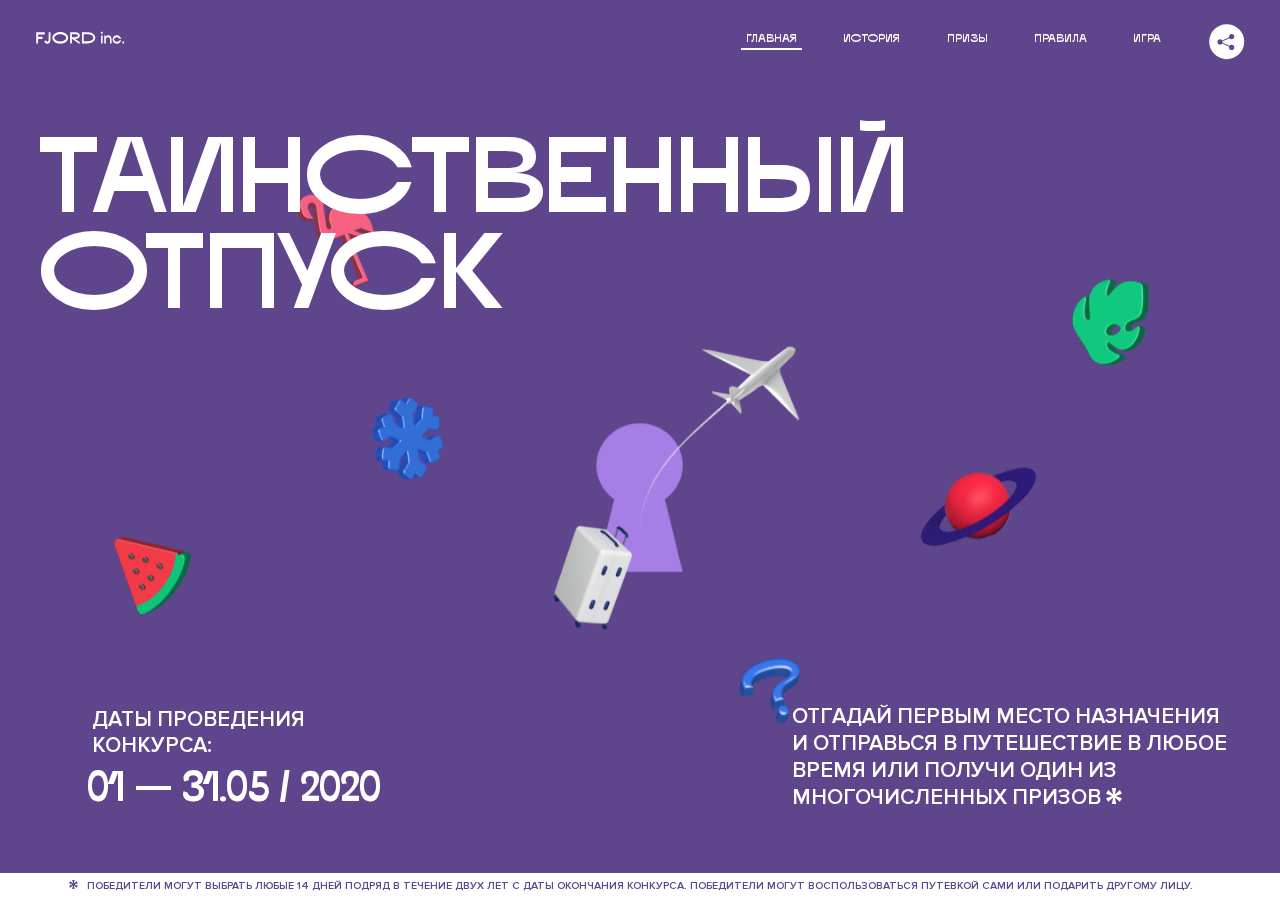
<file: 1/index.html>
<!DOCTYPE html>
<html lang="ru">
<head>
  <meta charset="UTF-8">
  <meta name="description" content="">
  <meta name="viewport" content="width=device-width, initial-scale=1.0">
  <meta http-equiv="X-UA-Compatible" content="ie=edge">
  <title>Mysterious Vacation</title>
  <link rel="stylesheet" href="css/style.min.css">
<link href="css/style.min.css" rel="stylesheet">  <base href="https://htmlacademy-animation.github.io/1741957-magic-vacation-1/1/">
</head>
<body>

  <header class="page-header js-header">
    <div class="page-header__wrapper">
      <a href="#" class="page-header__logo" aria-label="Перейти на страницу FJORD.Inc">
        <svg width="100" height="15" viewBox="0 0 100 15" fill="none" xmlns="http://www.w3.org/2000/svg">
          <path d="M0.26 1.4V14H2.276V8.906H7.334V6.44H2.276V3.848H9.872V1.4H0.26ZM12.733 14.36C15.127 14.36 16.243 12.65 16.243 9.5V1.4H14.263V8.96C14.263 11.21 13.723 11.876 12.733 11.876C11.833 11.876 11.473 11.3 11.347 10.58L9.36702 10.94C9.63702 13.046 10.663 14.36 12.733 14.36ZM18.3918 7.7C18.3918 11.372 22.3878 14.36 27.3198 14.36C32.2518 14.36 36.2478 11.372 36.2478 7.7C36.2478 4.028 32.2518 1.04 27.3198 1.04C22.3878 1.04 18.3918 4.028 18.3918 7.7ZM20.6058 7.7C20.6058 5.378 23.6118 3.524 27.3198 3.524C30.9918 3.524 33.9798 5.378 33.9798 7.7C33.9798 10.004 30.9918 11.858 27.3198 11.858C23.6118 11.858 20.6058 10.004 20.6058 7.7ZM40.403 14V8.906H40.799L49.079 14.702V12.38L44.039 8.906H44.201C47.999 8.906 49.277 7.304 49.277 5.162C49.277 3.092 47.999 1.4 44.201 1.4H38.387V14H40.403ZM43.535 3.722C45.785 3.722 47.045 4.136 47.045 5.432C47.045 6.764 45.785 7.034 43.535 7.034H40.403V3.722H43.535ZM51.6936 1.382V14H57.8676C62.7456 14 66.7236 11.534 66.7236 7.7C66.7236 3.848 62.7456 1.382 57.8676 1.382H51.6936ZM53.7096 11.624V3.722H57.5436C61.5396 3.722 64.4916 5.018 64.4916 7.7C64.4916 10.238 61.5396 11.624 57.5436 11.624H53.7096ZM73.1832 14.018H74.9832V5H73.1832V14.018ZM72.9132 1.976C72.9132 2.57 73.3992 3.092 74.0832 3.092C74.7492 3.092 75.2352 2.57 75.2352 1.976C75.2352 1.382 74.7672 0.805999 74.0832 0.805999C73.3812 0.805999 72.9132 1.382 72.9132 1.976ZM76.7867 14H78.5687V9.104C78.7487 8.006 79.5947 6.962 81.0887 6.962C82.1147 6.962 83.2667 7.448 83.2667 9.554V14H85.0487V9.014C85.0487 6.152 83.2307 4.73 81.3587 4.73C79.9187 4.73 79.0727 5.558 78.5687 6.854V5H76.7867V14ZM90.9898 14.27C93.5098 14.27 95.3818 12.506 95.7238 10.328H94.0498C93.7258 11.3 92.6998 12.02 90.9898 12.02C88.8478 12.02 87.7678 10.922 87.7678 9.59C87.7678 8.24 88.8478 6.962 90.9898 6.962C92.7538 6.962 93.7978 7.844 94.0858 8.924H95.7418C95.4358 6.71 93.6178 4.73 90.9898 4.73C88.0918 4.73 86.1298 7.124 86.1298 9.59C86.1298 12.074 88.1278 14.27 90.9898 14.27ZM97.0693 12.938C97.0693 13.658 97.5553 14.144 98.2753 14.144C98.9953 14.144 99.4813 13.658 99.4813 12.938C99.4813 12.2 98.9953 11.714 98.2753 11.714C97.5553 11.714 97.0693 12.2 97.0693 12.938Z" fill="currentColor"></path>
        </svg>
      </a>
      <button class="page-header__toggler js-menu-toggler" type="button" aria-label="Управление мобильным меню"><span>Меню</span></button>
      <nav class="page-header__nav">
        <div class="page-header__menu js-menu" id="menu">
          <ul>
            <li>
              <a class="js-menu-link active" href="#top" data-href="top">главная</a>
            </li>
            <li>
              <a class="js-menu-link" href="#story" data-href="story">история</a>
            </li>
            <li>
              <a class="js-menu-link" href="#prizes" data-href="prizes">призы</a>
            </li>
            <li>
              <a class="js-menu-link" href="#rules" data-href="rules">правила</a>
            </li>
            <li>
              <a class="js-menu-link" href="#game" data-href="game">игра</a>
            </li>
          </ul>
        </div>
        <div class="page-header__social">
          <div class="social-block js-social-block">
            <button class="social-block__toggler" aria-label="Управлять блоком с социальными кнопками">
              <svg width="26" height="22" viewBox="0 0 27 22" fill="none" xmlns="http://www.w3.org/2000/svg">
                <path d="M19.6721 7.43664C21.6273 7.43664 23.213 5.85095 23.213 3.89566C23.213 1.94037 21.6273 0.354675 19.6721 0.354675C17.7168 0.354675 16.1311 1.94037 16.1311 3.89566C16.1311 4.19968 16.1728 4.49178 16.2458 4.77345L7.21751 8.95527C6.57519 8.05214 5.52303 7.46049 4.33078 7.46049C2.37549 7.46049 0.789795 9.04618 0.789795 11.0015C0.789795 12.9568 2.37549 14.5425 4.33078 14.5425C5.52303 14.5425 6.57668 13.9508 7.21751 13.0477L16.2458 17.2295C16.1743 17.5112 16.1311 17.8033 16.1311 18.1073C16.1311 20.0626 17.7168 21.6483 19.6721 21.6483C21.6273 21.6483 23.213 20.0626 23.213 18.1073C23.213 16.152 21.6273 14.5663 19.6721 14.5663C18.4798 14.5663 17.4262 15.158 16.7853 16.0611L7.75701 11.8793C7.82854 11.5976 7.87176 11.3055 7.87176 11.0015C7.87176 10.6974 7.83003 10.4053 7.75701 10.1237L16.7853 5.94186C17.4262 6.84499 18.4783 7.43664 19.6721 7.43664Z" fill="currentColor"></path>
              </svg>
            </button>
            <ul class="social-block__list">
              <li>
                <a class="social-block__link social-block__link--fb" href="#" aria-label="Мы на Facebook">
                  <svg width="8" height="17" viewBox="0 0 8 17" fill="none" xmlns="http://www.w3.org/2000/svg">
                    <path d="M4.24646 16.9899H1.09275L1.05793 8.49828H0V5.30707H1.05793V3.81124C1.05793 1.42084 2.57654 0 5.21735 0H7.41758V3.18585H5.30841C4.28262 3.18585 4.2478 3.48582 4.2478 4.24914V5.30707H7.42964L7.16716 8.49828H4.2478V16.9899H4.24646Z" fill="currentColor"></path>
                  </svg>
                </a>
              </li>
              <li>
                <a class="social-block__link social-block__link--insta" href="#" aria-label="Мы в Instagram">
                  <svg width="15" height="15" viewBox="0 0 15 15" fill="none" xmlns="http://www.w3.org/2000/svg">
                    <path d="M11.0197 0H4.19806C2.14246 0 0.471191 1.66993 0.471191 3.72285V10.5499C0.471191 12.6082 2.14112 14.2727 4.19806 14.2727H11.0197C13.0753 14.2727 14.7466 12.6082 14.7466 10.5499V3.72285C14.7466 1.67127 13.0753 0 11.0197 0ZM11.0197 12.4849H4.19806C3.13076 12.4849 2.26432 11.6158 2.26432 10.5512V3.72419C2.26432 2.65956 3.13076 1.79715 4.19806 1.79715H11.0197C12.087 1.79715 12.9535 2.6609 12.9535 3.72419V10.5512C12.9535 11.6145 12.087 12.4849 11.0197 12.4849Z" fill="currentColor"></path>
                    <path d="M7.60887 3.11084C5.38989 3.11084 3.58203 4.9187 3.58203 7.14036C3.58203 9.35532 5.38989 11.1645 7.60887 11.1645C9.83053 11.1645 11.6357 9.35666 11.6357 7.14036C11.6357 4.9187 9.83053 3.11084 7.60887 3.11084ZM7.60887 9.36871C6.37551 9.36871 5.37784 8.37372 5.37784 7.14036C5.37784 5.90699 6.37551 4.90665 7.60887 4.90665C8.83822 4.90665 9.84259 5.90833 9.84259 7.14036C9.84392 8.37238 8.83822 9.36871 7.60887 9.36871Z" fill="currentColor"></path>
                    <path d="M11.3573 2.35962C10.8256 2.35962 10.3931 2.79752 10.3931 3.32381C10.3931 3.85546 10.8256 4.29336 11.3573 4.29336C11.8862 4.29336 12.3215 3.85546 12.3215 3.32381C12.3215 2.79752 11.8862 2.35962 11.3573 2.35962Z" fill="currentColor"></path>
                  </svg>
                </a>
              </li>
              <li>
                <a class="social-block__link social-block__link--vk" href="#" aria-label="Мы ВКонтакте">
                  <svg width="17" height="10" viewBox="0 0 17 10" fill="none" xmlns="http://www.w3.org/2000/svg">
                    <path d="M14.1234 4.9002C14.1234 4.9002 16.3623 1.72708 16.5866 0.680242C16.6595 0.312285 16.4947 0.103188 16.1069 0.103188C16.1069 0.103188 14.8193 0.103188 14.168 0.103188C13.7235 0.103188 13.5587 0.293278 13.4235 0.579768C13.4235 0.579768 12.3724 2.82553 11.0969 4.24712C10.6861 4.70333 10.4781 4.84318 10.2511 4.84318C10.0646 4.84318 9.98625 4.6911 9.98625 4.27834V0.649016C9.98625 0.147997 9.92545 0.00135496 9.5066 0.00135496H6.39628C6.15578 0.00135496 6.0085 0.134417 6.0085 0.324506C6.0085 0.801084 6.73406 0.908351 6.73406 2.20231V4.87305C6.73406 5.40529 6.70569 5.61575 6.45303 5.61575C5.78016 5.61575 4.19528 3.30618 3.30623 0.678887C3.12923 0.145282 2.93737 0 2.43475 0H0.486409C0.205373 0 0 0.190085 0 0.476576C0 0.991172 0.60666 3.40801 2.99277 6.64358C4.59927 8.8201 6.70569 10 8.60269 10C9.76196 10 10.0416 9.80312 10.0416 9.31432V7.63883C10.0416 7.22607 10.2065 7.04956 10.4429 7.04956C10.7078 7.04956 11.1847 7.13238 12.2805 8.22268C13.5843 9.47862 13.6762 10 14.3896 10H16.5676C16.7919 10 17 9.89273 17 9.52342C17 9.02919 16.3623 8.15343 15.384 7.10659C14.9801 6.56755 14.3302 5.98914 14.1248 5.72301C13.8275 5.40801 13.9154 5.23014 14.1234 4.9002Z" fill="currentColor"></path>
                  </svg>
                </a>
              </li>
            </ul>
          </div>
        </div>
      </nav>
    </div>
  </header>

  <main class="page-content">

    <section class="animation-screen"></section>

    <section class="screen screen--hidden screen--intro js-scrollspy" id="top">
      <div class="screen__wrapper">
        <div class="intro">
          <h1 class="intro__title">Таинственный отпуск</h1>
          <div class="intro__content">
            <div class="intro__info">
              <p class="intro__label">Даты проведения конкурса:</p>
              <p class="intro__date">01 — 31.05 / 2020</p>
            </div>
            <div class="intro__message">
              <p>
                Отгадай первым место назначения и&nbsp;отправься в&nbsp;путешествие в&nbsp;любое время или получи один из многочисленных призов
                <svg width="16" height="16" viewBox="0 0 10 10" fill="none" xmlns="http://www.w3.org/2000/svg">
                  <path d="M0 6.35337L3.90271 4.99012L0 3.64663L1.34615 1.32374L4.44287 4.01073L3.67364 0H6.34615L5.57692 4.01073L8.65385 1.32374L10 3.64663L6.13405 4.99012L10 6.35337L8.65385 8.65651L5.57692 5.98927L6.34615 10H3.67364L4.44287 5.96952L1.34615 8.65651L0 6.35337Z" fill="currentColor"></path>
                </svg>
              </p>
            </div>
          </div>
        </div>
      </div>
      <div class="screen__footer js-footer">
        <button class="screen__footer-enlarge js-footer-toggler" type="button" aria-label="Показать сообщение">
          <svg width="10" height="10" viewBox="0 0 10 10" fill="none" xmlns="http://www.w3.org/2000/svg">
            <path d="M0 6.35337L3.90271 4.99012L0 3.64663L1.34615 1.32374L4.44287 4.01073L3.67364 0H6.34615L5.57692 4.01073L8.65385 1.32374L10 3.64663L6.13405 4.99012L10 6.35337L8.65385 8.65651L5.57692 5.98927L6.34615 10H3.67364L4.44287 5.96952L1.34615 8.65651L0 6.35337Z" fill="currentColor"></path>
          </svg>
        </button>
        <button class="screen__footer-collapse js-footer-toggler" type="button" aria-label="Скрыть сообщение">
          <svg width="13" height="13" viewBox="0 0 13 13" fill="none" xmlns="http://www.w3.org/2000/svg">
            <line x1="12.3536" y1="0.353553" x2="0.738349" y2="11.9688" stroke="currentColor"></line>
            <line x1="0.738319" y1="0.539925" x2="12.3535" y2="12.1551" stroke="currentColor"></line>
          </svg>
        </button>
        <div class="screen__footer-wrapper">
          <div class="screen__footer-announce">
            <p class="screen__footer-label">Даты проведения конкурса:</p>
            <p class="screen__footer-date">01 — 31.05 / 2020</p>
          </div>
          <div class="screen__footer-note">
            <p>
              <svg width="10" height="10" viewBox="0 0 10 10" fill="none" xmlns="http://www.w3.org/2000/svg">
                <path d="M0 6.35337L3.90271 4.99012L0 3.64663L1.34615 1.32374L4.44287 4.01073L3.67364 0H6.34615L5.57692 4.01073L8.65385 1.32374L10 3.64663L6.13405 4.99012L10 6.35337L8.65385 8.65651L5.57692 5.98927L6.34615 10H3.67364L4.44287 5.96952L1.34615 8.65651L0 6.35337Z" fill="currentColor"></path>
              </svg>
              <span>Победители могут выбрать любые 14 дней подряд в&nbsp;течение двух лет с&nbsp;даты окончания конкурса. Победители могут воспользоваться путевкой сами или подарить другому лицу.</span>
            </p>
          </div>
        </div>
      </div>
    </section>

    <section class="screen screen--hidden screen--story js-scrollspy" id="story">

      <div class="slider swiper-container js-slider">

        <div class="swiper-wrapper">

          <div class="slider__item swiper-slide">
            <h2 class="slider__item-title">История</h2>
            <p class="slider__item-text">Джеймс Таргет был основателем компании &laquo;Fjord Inc.&raquo;. С&nbsp;1965 года &laquo;Fjord Inc.&raquo; прославилась надёжными и&nbsp;удобными чемоданами и&nbsp;аксессуарами для туристов.</p>
          </div>

          <div class="slider__item swiper-slide">
            <p class="slider__item-text">Когда Джеймсу было 7&nbsp;лет, в&nbsp;их&nbsp;доме гостил дядюшка и&nbsp;развлекал детей рассказами о&nbsp;своей поездке в&nbsp;место, показавшееся малышу Таргету невероятным. Тогда Джеймс решил, что однажды посетит его, но&nbsp;не&nbsp;будет рассказывать о&nbsp;мечте, пока не&nbsp;осуществит.</p>
          </div>

          <div class="slider__item swiper-slide">
            <p class="slider__item-text">Джеймс Таргет стал увлеченным путешественником. Он&nbsp;посетил 5&nbsp;континентов, 126&nbsp;стран.</p>
          </div>

          <div class="slider__item swiper-slide">
            <p class="slider__item-text">Он&nbsp;сплавлялся по&nbsp;Амазонке и&nbsp;погружался в&nbsp;пещеры Франции, медитировал в&nbsp;горах Тибета и&nbsp;пожимал руку вождя племени Акугауа.</p>
          </div>

          <div class="slider__item swiper-slide">
            <p class="slider__item-text">Из&nbsp;своих поездок Джеймс Таргет привозил идеи, как сделать свои чемоданы &laquo;Fjord Inc.&raquo; удобными и&nbsp;приспособленными к&nbsp;разным дорожным условиям.</p>
          </div>

          <div class="slider__item swiper-slide">
            <p class="slider__item-text">Всё это время Джеймс не&nbsp;оставлял идею поездки своей мечты. Однако, как только он&nbsp;брался за&nbsp;планирование, возникали препятствия, не&nbsp;позволяющие отправиться туда.</p>
          </div>

          <div class="slider__item swiper-slide">
            <p class="slider__item-text">В&nbsp;возрасте 67&nbsp;лет Джеймс Таргет попал под лавину и&nbsp;погиб. В&nbsp;своём завещании он&nbsp;поручил отправить в&nbsp;заветное путешествие трёх смельчаков, единых с&nbsp;ним духом.</p>
          </div>

          <div class="slider__item swiper-slide">
            <p class="slider__item-text">Тех, кто сможет узнать таинственное место, задавая вопросы специально обученному ИИ&nbsp;&laquo;Соне&raquo;, ждет фантастическое путешествие.</p>
          </div>
        </div>
        <div class="slider__controls">
          <button class="slider__control slider__control--prev js-control-prev" type="button" aria-label="Показать предыдущую историю">
            <svg width="12" height="22" viewBox="0 0 12 22" fill="none" xmlns="http://www.w3.org/2000/svg">
              <path d="M11 1L1 11L11 21" stroke="currentColor" stroke-width="2" stroke-linejoin="round"></path>
            </svg>
          </button>
          <button class="slider__control slider__control--next js-control-next" type="button" aria-label="Показать следующую историю">
            <svg width="12" height="22" viewBox="0 0 12 22" fill="none" xmlns="http://www.w3.org/2000/svg">
              <path d="M1 1L11 11L1 21" stroke="currentColor" stroke-width="2" stroke-linejoin="round"></path>
            </svg>
          </button>
        </div>
        <div class="slider__pagination swiper-pagination"></div>
      </div>
    </section>

    <section class="screen screen--hidden screen--prizes js-scrollspy" id="prizes">
      <div class="screen__wrapper">
        <div class="prizes">
          <h2 class="prizes__title">ПРизы</h2>
          <div class="prizes__lead">
            <p>Найди ответ и&nbsp;получи один из&nbsp;призов:</p>
          </div>
          <ul class="prizes__list">
            <li class="prizes__item prizes__item--journeys">
              <div class="prizes__icon">
                <picture>
                  <source srcset="img/prize1-mob.svg" media="(orientation: portrait)">
                  <img src="img/prize1.svg" alt="">
                </picture>
              </div>
              <p class="prizes__desc">
                <b>3</b>
                <span>загадочных путешествия</span>
              </p>
            </li>
            <li class="prizes__item prizes__item--cases">
              <div class="prizes__icon">
                <picture>
                  <source srcset="img/prize2-mob.svg" media="(orientation: portrait)">
                  <img src="img/prize2.svg" alt="">
                </picture>
              </div>
              <p class="prizes__desc">
                <b>7</b>
                <span>надежных чемоданов</span>
              </p>
            </li>
            <li class="prizes__item prizes__item--codes">
              <div class="prizes__icon">
                <picture>
                  <source srcset="img/prize3-mob.svg" media="(orientation: portrait)">
                  <img src="img/prize3.svg" alt="">
                </picture>
              </div>
              <p class="prizes__desc">
                <b>900</b>
                <span>
                  промокодов на&nbsp;скидку 15%
                  <svg width="10" height="10" viewBox="0 0 10 10" fill="none" xmlns="http://www.w3.org/2000/svg">
                    <path d="M0 6.35337L3.90271 4.99012L0 3.64663L1.34615 1.32374L4.44287 4.01073L3.67364 0H6.34615L5.57692 4.01073L8.65385 1.32374L10 3.64663L6.13405 4.99012L10 6.35337L8.65385 8.65651L5.57692 5.98927L6.34615 10H3.67364L4.44287 5.96952L1.34615 8.65651L0 6.35337Z" fill="currentColor"></path>
                  </svg>
                </span>
              </p>
            </li>
          </ul>
        </div>
      </div>
      <div class="screen__footer js-footer">
        <button class="screen__footer-enlarge js-footer-toggler" type="button" aria-label="Показать сообщение">
          <svg width="10" height="10" viewBox="0 0 10 10" fill="none" xmlns="http://www.w3.org/2000/svg">
            <path d="M0 6.35337L3.90271 4.99012L0 3.64663L1.34615 1.32374L4.44287 4.01073L3.67364 0H6.34615L5.57692 4.01073L8.65385 1.32374L10 3.64663L6.13405 4.99012L10 6.35337L8.65385 8.65651L5.57692 5.98927L6.34615 10H3.67364L4.44287 5.96952L1.34615 8.65651L0 6.35337Z" fill="currentColor"></path>
          </svg>
        </button>
        <button class="screen__footer-collapse js-footer-toggler" type="button" aria-label="Скрыть сообщение">
          <svg width="13" height="13" viewBox="0 0 13 13" fill="none" xmlns="http://www.w3.org/2000/svg">
            <line x1="12.3536" y1="0.353553" x2="0.738349" y2="11.9688" stroke="currentColor"></line>
            <line x1="0.738319" y1="0.539925" x2="12.3535" y2="12.1551" stroke="currentColor"></line>
          </svg>
        </button>
        <div class="screen__footer-wrapper">
          <div class="screen__footer-announce">
            <p class="screen__footer-label">Даты проведения конкурса:</p>
            <p class="screen__footer-date">01 — 31.05 / 2020</p>
          </div>
          <div class="screen__footer-note">
            <p>
              <svg width="10" height="10" viewBox="0 0 10 10" fill="none" xmlns="http://www.w3.org/2000/svg">
                <path d="M0 6.35337L3.90271 4.99012L0 3.64663L1.34615 1.32374L4.44287 4.01073L3.67364 0H6.34615L5.57692 4.01073L8.65385 1.32374L10 3.64663L6.13405 4.99012L10 6.35337L8.65385 8.65651L5.57692 5.98927L6.34615 10H3.67364L4.44287 5.96952L1.34615 8.65651L0 6.35337Z" fill="currentColor"></path>
              </svg>
              <span>Скидка&nbsp;15% на&nbsp;единоразовое приобретение путёвки с&nbsp;1&nbsp;июня 2020 по&nbsp;31&nbsp;мая 2022&nbsp;года. Суммируется с&nbsp;другими акциями</span>
            </p>
          </div>
        </div>
      </div>
    </section>

    <section class="screen screen--hidden screen--rules js-scrollspy" id="rules">
      <div class="screen__wrapper">
        <div class="rules">
          <h2 class="rules__title">Правила</h2>
          <div class="rules__lead">
            <p>Для того чтобы получить наследство Джеймса Таргета, тебе нужно выведать у&nbsp;&laquo;Сони&raquo;, куда предстоит отправиться тебе в&nbsp;случае победы</p>
          </div>
          <ol class="rules__list">
            <li class="rules__item">
              <p>Тебе отводится <br>5&nbsp;минут</p>
            </li>
            <li class="rules__item">
              <p>Задавай любые вопросы в&nbsp;текстовом поле</p>
            </li>
            <li class="rules__item">
              <p>Нажимай кнопку &laquo;Узнать&raquo;, чтобы получить ответ</p>
            </li>
            <li class="rules__item">
              <p>&laquo;Соня&raquo; может отвечать только&nbsp;Да или Нет</p>
            </li>
          </ol>
          <a href="#game" class="rules__link btn">Погнали!</a>
        </div>
      </div>
      <div class="screen__disclaimer">
        <div class="disclaimer">
          <ul>
            <li>
              <a href="#">Правовая информация</a>
            </li>
            <li>
              <a href="#">Подробные правила</a>
            </li>
          </ul>
        </div>
      </div>
    </section>

    <section class="screen screen--hidden screen--game js-scrollspy" id="game">
      <div class="screen__wrapper">
        <div class="game">
          <div class="game__header">
            <h2 class="game__title">Игра</h2>
            <div class="game__counter">
              <span>05</span>:<span>00</span>
            </div>
          </div>
          <div class="game__body">
            <div class="chat">
              <div class="chat__body js-chat">
                <ul class="chat__list" id="messages"></ul>
              </div>
              <div class="chat__footer">
                <form action="#" method="post" class="form" id="message-form">
                  <label for="message-field" class="visually-hidden">Поле для ввода вопроса</label>
                  <input type="text" class="form__field" id="message-field">
                  <button class="form__button btn">
                    Узнать
                    <svg width="18" height="19" viewBox="0 0 18 19" fill="none" xmlns="http://www.w3.org/2000/svg">
                      <path stroke="currentColor" stroke-width="2" d="M9 19V1"></path>
                      <path d="M1 9l8-8 8 8" stroke="currentColor" stroke-width="2" stroke-linejoin="round"></path>
                    </svg>
                  </button>
                </form>
              </div>
            </div>
          </div>
          <!-- временные кнопки для показа результата -->
          <div class="game__buttons">
            <button class="game__button btn js-show-result" type="button" data-target="result">Положительный результат</button>
            <button class="game__button btn js-show-result" type="button" data-target="result2">Положительный результат - 2</button>
            <button class="game__button btn js-show-result" type="button" data-target="result3">Отрицательный результат</button>
          </div>
        </div>
      </div>
    </section>

    <section class="screen screen--hidden screen--result" id="result">
      <div class="screen__wrapper">
        <div class="result result--trip">
          <div class="result__image">
            <picture>
              <source srcset="img/result1-mob.png 1x, img/result1-mob@2x.png 2x" media="(max-width: 768px) and (orientation: portrait)">
              <img src="img/result1.png" srcset="img/result1@2x.png 2x" alt="">
            </picture>
          </div>
          <h2 class="result__title">
            <span class="visually-hidden">ПОбеда!</span>
            <svg xmlns="http://www.w3.org/2000/svg" viewBox="0 0 568.85 109.24">
              <path d="M16,24.44V92H2.6V8H75V92H61.52V24.44H16Z" transform="translate(-2.1 -1.5)" fill="none" stroke="currentColor"></path>
              <path d="M148.76,5.6c32.88,0,59.52,19.92,59.52,44.4s-26.64,44.4-59.52,44.4S89.24,74.48,89.24,50,115.88,5.6,148.76,5.6Zm0,72.12c24.48,0,44.4-12.36,44.4-27.72s-19.92-27.84-44.4-27.84C124,22.16,104,34.52,104,50S124,77.72,148.76,77.72Z" transform="translate(-2.1 -1.5)" fill="none" stroke="currentColor"></path>
              <path d="M287.36,8V24.44H236v14.4h25.32c25.44,0,34,11.16,34,26.52,0,15.6-8.52,26.64-34,26.64H222.56V8h64.8ZM256.88,76.52c15.12,0,23.52-2,23.52-11.52S272,54.44,256.88,54.44H236V76.52h20.88Z" transform="translate(-2.1 -1.5)" fill="none" stroke="currentColor"></path>
              <path d="M371.47,8V24.44H320.84V41.6h33.6V58h-33.6V75.56h50.64V92H307.4V8h64.08Z" transform="translate(-2.1 -1.5)" fill="none" stroke="currentColor"></path>
              <path d="M382.39,110.24V75.56h7.44c4.56-4.68,7.8-18.36,8.76-56L399,8h48.6V75.56h10v34.68H442.87V92H397v18.24H382.39Zm51.72-34.68V24.44H411.55v3.12c-0.48,22.44-3.24,37.68-7.2,48h29.76Z" transform="translate(-2.1 -1.5)" fill="none" stroke="currentColor"></path>
              <path d="M463.75,92l28-84h27.12l28.08,84H533.47l-7.8-23.52h-37.8L480.07,92H463.75Zm56.64-40L507,11.84,493.51,52h26.88Z" transform="translate(-2.1 -1.5)" fill="none" stroke="currentColor"></path>
              <path d="M554.12,70.4L555.55,2H569l1.44,68.4H554.12Zm8.28,6.36c4.8,0,8,3.24,8,8.16a8,8,0,1,1-16.08,0C554.35,80,557.59,76.76,562.39,76.76Z" transform="translate(-2.1 -1.5)" fill="none" stroke="currentColor"></path>
            </svg>
          </h2>
          <div class="result__text">
            <p>ты&nbsp;отправляешься в&nbsp;Арктику!</p>
          </div>
          <div class="result__form">
            <form action="#" method="post" class="form form--result">
              <label for="email-field" class="form__label">зарегистрируй результат</label>
              <input type="email" class="form__field" id="email-field" placeholder="e-mail для регистации результата и получения приза" required="">
              <button class="form__button btn">
                отправить
                <svg width="18" height="19" viewBox="0 0 18 19" fill="none" xmlns="http://www.w3.org/2000/svg">
                  <path stroke="currentColor" stroke-width="2" d="M9 19V1"></path>
                  <path d="M1 9l8-8 8 8" stroke="currentColor" stroke-width="2" stroke-linejoin="round"></path>
                </svg>
              </button>
            </form>
          </div>
        </div>
      </div>
    </section>

    <section class="screen screen--hidden screen--result" id="result2">
      <div class="screen__wrapper">
        <div class="result result--prize">
          <div class="result__image">
            <picture>
              <source srcset="img/result2-mob.png 1x, img/result2-mob@2x.png 2x" media="(max-width: 768px) and (orientation: portrait)">
              <img src="img/result2.png" srcset="img/result2@2x.png 2x" alt="">
            </picture>
          </div>
          <h2 class="result__title">
            <span class="visually-hidden">ПОбеда!</span>
            <svg xmlns="http://www.w3.org/2000/svg" viewBox="0 0 568.85 109.24">
              <path d="M16,24.44V92H2.6V8H75V92H61.52V24.44H16Z" transform="translate(-2.1 -1.5)" fill="none" stroke="currentColor"></path>
              <path d="M148.76,5.6c32.88,0,59.52,19.92,59.52,44.4s-26.64,44.4-59.52,44.4S89.24,74.48,89.24,50,115.88,5.6,148.76,5.6Zm0,72.12c24.48,0,44.4-12.36,44.4-27.72s-19.92-27.84-44.4-27.84C124,22.16,104,34.52,104,50S124,77.72,148.76,77.72Z" transform="translate(-2.1 -1.5)" fill="none" stroke="currentColor"></path>
              <path d="M287.36,8V24.44H236v14.4h25.32c25.44,0,34,11.16,34,26.52,0,15.6-8.52,26.64-34,26.64H222.56V8h64.8ZM256.88,76.52c15.12,0,23.52-2,23.52-11.52S272,54.44,256.88,54.44H236V76.52h20.88Z" transform="translate(-2.1 -1.5)" fill="none" stroke="currentColor"></path>
              <path d="M371.47,8V24.44H320.84V41.6h33.6V58h-33.6V75.56h50.64V92H307.4V8h64.08Z" transform="translate(-2.1 -1.5)" fill="none" stroke="currentColor"></path>
              <path d="M382.39,110.24V75.56h7.44c4.56-4.68,7.8-18.36,8.76-56L399,8h48.6V75.56h10v34.68H442.87V92H397v18.24H382.39Zm51.72-34.68V24.44H411.55v3.12c-0.48,22.44-3.24,37.68-7.2,48h29.76Z" transform="translate(-2.1 -1.5)" fill="none" stroke="currentColor"></path>
              <path d="M463.75,92l28-84h27.12l28.08,84H533.47l-7.8-23.52h-37.8L480.07,92H463.75Zm56.64-40L507,11.84,493.51,52h26.88Z" transform="translate(-2.1 -1.5)" fill="none" stroke="currentColor"></path>
              <path d="M554.12,70.4L555.55,2H569l1.44,68.4H554.12Zm8.28,6.36c4.8,0,8,3.24,8,8.16a8,8,0,1,1-16.08,0C554.35,80,557.59,76.76,562.39,76.76Z" transform="translate(-2.1 -1.5)" fill="none" stroke="currentColor"></path>
            </svg>
          </h2>
          <div class="result__text">
            <p>чемодан &laquo;Fjord&nbsp;Inc.&raquo;&nbsp;твой</p>
          </div>
          <div class="result__form">
            <form action="#" method="post" class="form form--result">
              <label for="email-field2" class="form__label">зарегистрируй результат</label>
              <input type="email" class="form__field" id="email-field2" placeholder="e-mail для регистации результата и получения приза" required="">
              <button class="form__button btn">
                отправить
                <svg width="18" height="19" viewBox="0 0 18 19" fill="none" xmlns="http://www.w3.org/2000/svg">
                  <path stroke="currentColor" stroke-width="2" d="M9 19V1"></path>
                  <path d="M1 9l8-8 8 8" stroke="currentColor" stroke-width="2" stroke-linejoin="round"></path>
                </svg>
              </button>
            </form>
          </div>
        </div>
      </div>
    </section>

    <section class="screen screen--hidden screen--result" id="result3">
      <div class="screen__wrapper">
        <div class="result result--negative">
          <div class="result__image">
            <picture>
              <source srcset="img/result3-mob.png 1x, img/result3-mob@2x.png 2x" media="(max-width: 768px) and (orientation: portrait)">
              <img src="img/result3.png" srcset="img/result3@2x.png 2x" alt="">
            </picture>
          </div>
          <h2 class="result__title">
            <span class="visually-hidden">Не угадал!</span>
            <svg xmlns="http://www.w3.org/2000/svg" viewBox="0 0 660.77 109.24">
              <path d="M2.66,92V8H16.1V42.2H53.3V8H66.74V92H53.3V58.64H16.1V92H2.66Z" transform="translate(-2.16 -1.5)" fill="none" stroke="currentColor"></path>
              <path d="M147.62,8V24.44H97V41.6h33.6V58H97V75.56h50.64V92H83.54V8h64.08Z" transform="translate(-2.16 -1.5)" fill="none" stroke="currentColor"></path>
              <path d="M199.22,8l20.52,42.36L235.34,8h16.44l-31,84H204.38l9.48-25.92L185.78,8h13.44Z" transform="translate(-2.16 -1.5)" fill="none" stroke="currentColor"></path>
              <path d="M273.74,24.44V92H260.3V8h50.16V24.44H273.74Z" transform="translate(-2.16 -1.5)" fill="none" stroke="currentColor"></path>
              <path d="M307.1,92l28-84h27.12l28.08,84H376.82L369,68.48h-37.8L323.42,92H307.1Zm56.64-40L350.3,11.84,336.86,52h26.88Z" transform="translate(-2.16 -1.5)" fill="none" stroke="currentColor"></path>
              <path d="M396.38,110.24V75.56h7.44c4.56-4.68,7.8-18.36,8.76-56L412.94,8h48.6V75.56h10v34.68H456.86V92H411v18.24H396.38ZM448.1,75.56V24.44H425.54v3.12c-0.48,22.44-3.24,37.68-7.2,48H448.1Z" transform="translate(-2.16 -1.5)" fill="none" stroke="currentColor"></path>
              <path d="M477.74,92l28-84h27.12L560.9,92H547.46l-7.8-23.52h-37.8L494.06,92H477.74Zm56.64-40-13.44-40.2L507.5,52h26.88Z" transform="translate(-2.16 -1.5)" fill="none" stroke="currentColor"></path>
              <path d="M568.7,76.88a13.77,13.77,0,0,0,5,1c6.6,0,10.44-6.24,12-58.32L586.22,8h46.2V92H619V24.44H598.82l-0.12,3.12C597.14,81,589,94.4,573.74,94.4a28.55,28.55,0,0,1-6.72-.84Z" transform="translate(-2.16 -1.5)" fill="none" stroke="currentColor"></path>
              <path d="M646.1,70.4L647.54,2H661l1.44,68.4H646.1Zm8.28,6.36c4.8,0,8,3.24,8,8.16a8,8,0,0,1-16.08,0C646.34,80,649.58,76.76,654.38,76.76Z" transform="translate(-2.16 -1.5)" fill="none" stroke="currentColor"></path>
            </svg>
          </h2>
          <button class="result__button js-play" type="button">
            не сдавайся!
            <span>
              <svg width="27" height="22" viewBox="0 0 27 22" fill="none" xmlns="http://www.w3.org/2000/svg">
                <path d="M10.6899 1.47998C5.42992 1.47998 1.16992 5.73998 1.16992 11C1.16992 16.26 5.42992 20.52 10.6899 20.52C15.9499 20.52 20.2099 16.26 20.2099 11V7.13998" stroke="currentColor" stroke-width="2" stroke-miterlimit="10"></path>
                <path d="M15.1099 12.5099L20.1499 7.13989L25.3099 12.6299" stroke="currentColor" stroke-width="2" stroke-miterlimit="10" stroke-linejoin="round"></path>
              </svg>
            </span>
          </button>
        </div>
      </div>
    </section>

  </main>

<script src="js/script.js"></script></body>
</html>
</file>
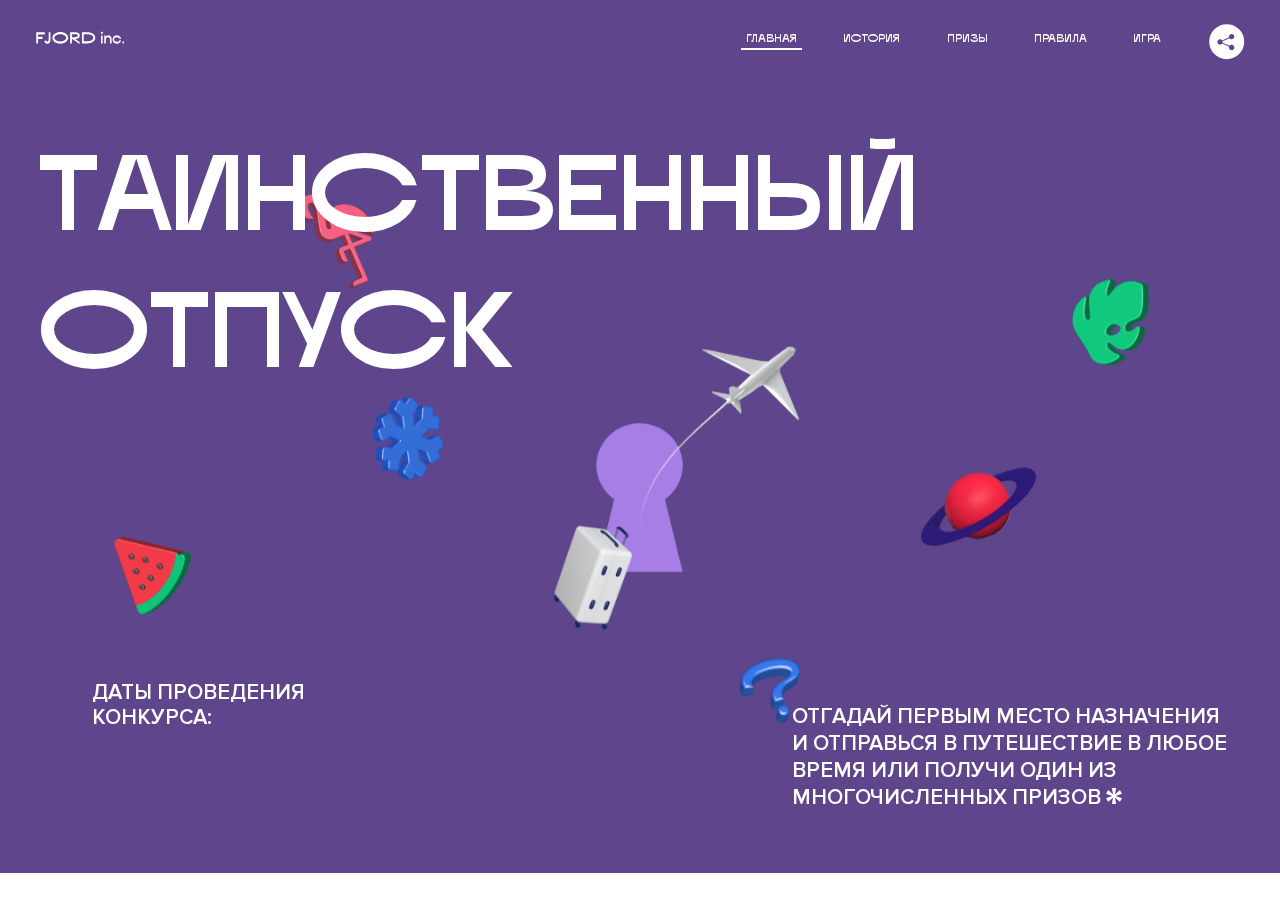
<file: 10/index.html>
<!DOCTYPE html>
<html lang="ru">

<head>
  <meta charset="UTF-8">
  <meta name="description" content="">
  <meta name="viewport" content="width=device-width, initial-scale=1.0">
  <meta http-equiv="X-UA-Compatible" content="ie=edge">
  <title>Mysterious Vacation</title>
  <link rel="stylesheet" href="css/style.min.css">
<link href="css/style.min.css" rel="stylesheet">  <base href="https://htmlacademy-animation.github.io/1741957-magic-vacation-1/10/">
</head>

<body>

  <header class="page-header js-header">
    <div class="page-header__wrapper">
      <a href="#" class="page-header__logo" aria-label="Перейти на страницу FJORD.Inc">
        <svg width="100" height="15" viewBox="0 0 100 15" fill="none" xmlns="http://www.w3.org/2000/svg">
          <path d="M0.26 1.4V14H2.276V8.906H7.334V6.44H2.276V3.848H9.872V1.4H0.26ZM12.733 14.36C15.127 14.36 16.243 12.65 16.243 9.5V1.4H14.263V8.96C14.263 11.21 13.723 11.876 12.733 11.876C11.833 11.876 11.473 11.3 11.347 10.58L9.36702 10.94C9.63702 13.046 10.663 14.36 12.733 14.36ZM18.3918 7.7C18.3918 11.372 22.3878 14.36 27.3198 14.36C32.2518 14.36 36.2478 11.372 36.2478 7.7C36.2478 4.028 32.2518 1.04 27.3198 1.04C22.3878 1.04 18.3918 4.028 18.3918 7.7ZM20.6058 7.7C20.6058 5.378 23.6118 3.524 27.3198 3.524C30.9918 3.524 33.9798 5.378 33.9798 7.7C33.9798 10.004 30.9918 11.858 27.3198 11.858C23.6118 11.858 20.6058 10.004 20.6058 7.7ZM40.403 14V8.906H40.799L49.079 14.702V12.38L44.039 8.906H44.201C47.999 8.906 49.277 7.304 49.277 5.162C49.277 3.092 47.999 1.4 44.201 1.4H38.387V14H40.403ZM43.535 3.722C45.785 3.722 47.045 4.136 47.045 5.432C47.045 6.764 45.785 7.034 43.535 7.034H40.403V3.722H43.535ZM51.6936 1.382V14H57.8676C62.7456 14 66.7236 11.534 66.7236 7.7C66.7236 3.848 62.7456 1.382 57.8676 1.382H51.6936ZM53.7096 11.624V3.722H57.5436C61.5396 3.722 64.4916 5.018 64.4916 7.7C64.4916 10.238 61.5396 11.624 57.5436 11.624H53.7096ZM73.1832 14.018H74.9832V5H73.1832V14.018ZM72.9132 1.976C72.9132 2.57 73.3992 3.092 74.0832 3.092C74.7492 3.092 75.2352 2.57 75.2352 1.976C75.2352 1.382 74.7672 0.805999 74.0832 0.805999C73.3812 0.805999 72.9132 1.382 72.9132 1.976ZM76.7867 14H78.5687V9.104C78.7487 8.006 79.5947 6.962 81.0887 6.962C82.1147 6.962 83.2667 7.448 83.2667 9.554V14H85.0487V9.014C85.0487 6.152 83.2307 4.73 81.3587 4.73C79.9187 4.73 79.0727 5.558 78.5687 6.854V5H76.7867V14ZM90.9898 14.27C93.5098 14.27 95.3818 12.506 95.7238 10.328H94.0498C93.7258 11.3 92.6998 12.02 90.9898 12.02C88.8478 12.02 87.7678 10.922 87.7678 9.59C87.7678 8.24 88.8478 6.962 90.9898 6.962C92.7538 6.962 93.7978 7.844 94.0858 8.924H95.7418C95.4358 6.71 93.6178 4.73 90.9898 4.73C88.0918 4.73 86.1298 7.124 86.1298 9.59C86.1298 12.074 88.1278 14.27 90.9898 14.27ZM97.0693 12.938C97.0693 13.658 97.5553 14.144 98.2753 14.144C98.9953 14.144 99.4813 13.658 99.4813 12.938C99.4813 12.2 98.9953 11.714 98.2753 11.714C97.5553 11.714 97.0693 12.2 97.0693 12.938Z" fill="currentColor"></path>
        </svg>
      </a>
      <button class="page-header__toggler js-menu-toggler" type="button" aria-label="Управление мобильным меню"><span>Меню</span></button>
      <nav class="page-header__nav">
        <div class="page-header__menu js-menu" id="menu">
          <ul>
            <li>
              <a class="js-menu-link active" href="#top" data-href="top">главная</a>
            </li>
            <li>
              <a class="js-menu-link js-menu-link_story" href="#story" data-href="story">история</a>
            </li>
            <li>
              <a class="js-menu-link js-menu-link_prize" href="#prizes" data-href="prizes">призы</a>
            </li>
            <li>
              <a class="js-menu-link" href="#rules" data-href="rules">правила</a>
            </li>
            <li>
              <a class="js-menu-link" href="#game" data-href="game">игра</a>
            </li>
          </ul>
        </div>
        <div class="page-header__social">
          <div class="social-block js-social-block">
            <button class="social-block__toggler" aria-label="Управлять блоком с социальными кнопками">
              <svg width="26" height="22" viewBox="0 0 27 22" fill="none" xmlns="http://www.w3.org/2000/svg">
                <path d="M19.6721 7.43664C21.6273 7.43664 23.213 5.85095 23.213 3.89566C23.213 1.94037 21.6273 0.354675 19.6721 0.354675C17.7168 0.354675 16.1311 1.94037 16.1311 3.89566C16.1311 4.19968 16.1728 4.49178 16.2458 4.77345L7.21751 8.95527C6.57519 8.05214 5.52303 7.46049 4.33078 7.46049C2.37549 7.46049 0.789795 9.04618 0.789795 11.0015C0.789795 12.9568 2.37549 14.5425 4.33078 14.5425C5.52303 14.5425 6.57668 13.9508 7.21751 13.0477L16.2458 17.2295C16.1743 17.5112 16.1311 17.8033 16.1311 18.1073C16.1311 20.0626 17.7168 21.6483 19.6721 21.6483C21.6273 21.6483 23.213 20.0626 23.213 18.1073C23.213 16.152 21.6273 14.5663 19.6721 14.5663C18.4798 14.5663 17.4262 15.158 16.7853 16.0611L7.75701 11.8793C7.82854 11.5976 7.87176 11.3055 7.87176 11.0015C7.87176 10.6974 7.83003 10.4053 7.75701 10.1237L16.7853 5.94186C17.4262 6.84499 18.4783 7.43664 19.6721 7.43664Z" fill="currentColor"></path>
              </svg>
            </button>
            <ul class="social-block__list">
              <li>
                <a class="social-block__link social-block__link--fb" href="#" aria-label="Мы на Facebook">
                  <svg width="8" height="17" viewBox="0 0 8 17" fill="none" xmlns="http://www.w3.org/2000/svg">
                    <path d="M4.24646 16.9899H1.09275L1.05793 8.49828H0V5.30707H1.05793V3.81124C1.05793 1.42084 2.57654 0 5.21735 0H7.41758V3.18585H5.30841C4.28262 3.18585 4.2478 3.48582 4.2478 4.24914V5.30707H7.42964L7.16716 8.49828H4.2478V16.9899H4.24646Z" fill="currentColor"></path>
                  </svg>
                </a>
              </li>
              <li>
                <a class="social-block__link social-block__link--insta" href="#" aria-label="Мы в Instagram">
                  <svg width="15" height="15" viewBox="0 0 15 15" fill="none" xmlns="http://www.w3.org/2000/svg">
                    <path d="M11.0197 0H4.19806C2.14246 0 0.471191 1.66993 0.471191 3.72285V10.5499C0.471191 12.6082 2.14112 14.2727 4.19806 14.2727H11.0197C13.0753 14.2727 14.7466 12.6082 14.7466 10.5499V3.72285C14.7466 1.67127 13.0753 0 11.0197 0ZM11.0197 12.4849H4.19806C3.13076 12.4849 2.26432 11.6158 2.26432 10.5512V3.72419C2.26432 2.65956 3.13076 1.79715 4.19806 1.79715H11.0197C12.087 1.79715 12.9535 2.6609 12.9535 3.72419V10.5512C12.9535 11.6145 12.087 12.4849 11.0197 12.4849Z" fill="currentColor"></path>
                    <path d="M7.60887 3.11084C5.38989 3.11084 3.58203 4.9187 3.58203 7.14036C3.58203 9.35532 5.38989 11.1645 7.60887 11.1645C9.83053 11.1645 11.6357 9.35666 11.6357 7.14036C11.6357 4.9187 9.83053 3.11084 7.60887 3.11084ZM7.60887 9.36871C6.37551 9.36871 5.37784 8.37372 5.37784 7.14036C5.37784 5.90699 6.37551 4.90665 7.60887 4.90665C8.83822 4.90665 9.84259 5.90833 9.84259 7.14036C9.84392 8.37238 8.83822 9.36871 7.60887 9.36871Z" fill="currentColor"></path>
                    <path d="M11.3573 2.35962C10.8256 2.35962 10.3931 2.79752 10.3931 3.32381C10.3931 3.85546 10.8256 4.29336 11.3573 4.29336C11.8862 4.29336 12.3215 3.85546 12.3215 3.32381C12.3215 2.79752 11.8862 2.35962 11.3573 2.35962Z" fill="currentColor"></path>
                  </svg>
                </a>
              </li>
              <li>
                <a class="social-block__link social-block__link--vk" href="#" aria-label="Мы ВКонтакте">
                  <svg width="17" height="10" viewBox="0 0 17 10" fill="none" xmlns="http://www.w3.org/2000/svg">
                    <path d="M14.1234 4.9002C14.1234 4.9002 16.3623 1.72708 16.5866 0.680242C16.6595 0.312285 16.4947 0.103188 16.1069 0.103188C16.1069 0.103188 14.8193 0.103188 14.168 0.103188C13.7235 0.103188 13.5587 0.293278 13.4235 0.579768C13.4235 0.579768 12.3724 2.82553 11.0969 4.24712C10.6861 4.70333 10.4781 4.84318 10.2511 4.84318C10.0646 4.84318 9.98625 4.6911 9.98625 4.27834V0.649016C9.98625 0.147997 9.92545 0.00135496 9.5066 0.00135496H6.39628C6.15578 0.00135496 6.0085 0.134417 6.0085 0.324506C6.0085 0.801084 6.73406 0.908351 6.73406 2.20231V4.87305C6.73406 5.40529 6.70569 5.61575 6.45303 5.61575C5.78016 5.61575 4.19528 3.30618 3.30623 0.678887C3.12923 0.145282 2.93737 0 2.43475 0H0.486409C0.205373 0 0 0.190085 0 0.476576C0 0.991172 0.60666 3.40801 2.99277 6.64358C4.59927 8.8201 6.70569 10 8.60269 10C9.76196 10 10.0416 9.80312 10.0416 9.31432V7.63883C10.0416 7.22607 10.2065 7.04956 10.4429 7.04956C10.7078 7.04956 11.1847 7.13238 12.2805 8.22268C13.5843 9.47862 13.6762 10 14.3896 10H16.5676C16.7919 10 17 9.89273 17 9.52342C17 9.02919 16.3623 8.15343 15.384 7.10659C14.9801 6.56755 14.3302 5.98914 14.1248 5.72301C13.8275 5.40801 13.9154 5.23014 14.1234 4.9002Z" fill="currentColor"></path>
                  </svg>
                </a>
              </li>
            </ul>
          </div>
        </div>
      </nav>
    </div>
  </header>

  <main class="page-content">

    <section class="animation-screen"></section>
    <section class="screen screen--hidden screen--intro js-scrollspy" id="top">
      <div class="screen__wrapper">
        <div class="intro">
          <h1 class="intro__title">Таинственный отпуск</h1>
          <div class="intro__content">
            <div class="intro__info">
              <p class="intro__label">Даты проведения конкурса:</p>
              <p class="intro__date">01 — 31.05 / 2020</p>
            </div>
            <div class="intro__message">
              <p>
                Отгадай первым место назначения и&nbsp;отправься в&nbsp;путешествие в&nbsp;любое время или получи один
                из многочисленных призов
                <svg width="16" height="16" viewBox="0 0 10 10" fill="none" xmlns="http://www.w3.org/2000/svg">
                  <path d="M0 6.35337L3.90271 4.99012L0 3.64663L1.34615 1.32374L4.44287 4.01073L3.67364 0H6.34615L5.57692 4.01073L8.65385 1.32374L10 3.64663L6.13405 4.99012L10 6.35337L8.65385 8.65651L5.57692 5.98927L6.34615 10H3.67364L4.44287 5.96952L1.34615 8.65651L0 6.35337Z" fill="currentColor"></path>
                </svg>
              </p>
            </div>
          </div>
        </div>
      </div>
      <div class="screen__footer js-footer">
        <button class="screen__footer-enlarge js-footer-toggler" type="button" aria-label="Показать сообщение">
          <svg width="10" height="10" viewBox="0 0 10 10" fill="none" xmlns="http://www.w3.org/2000/svg">
            <path d="M0 6.35337L3.90271 4.99012L0 3.64663L1.34615 1.32374L4.44287 4.01073L3.67364 0H6.34615L5.57692 4.01073L8.65385 1.32374L10 3.64663L6.13405 4.99012L10 6.35337L8.65385 8.65651L5.57692 5.98927L6.34615 10H3.67364L4.44287 5.96952L1.34615 8.65651L0 6.35337Z" fill="currentColor"></path>
          </svg>
        </button>
        <button class="screen__footer-collapse js-footer-toggler" type="button" aria-label="Скрыть сообщение">
          <svg width="13" height="13" viewBox="0 0 13 13" fill="none" xmlns="http://www.w3.org/2000/svg">
            <line x1="12.3536" y1="0.353553" x2="0.738349" y2="11.9688" stroke="currentColor"></line>
            <line x1="0.738319" y1="0.539925" x2="12.3535" y2="12.1551" stroke="currentColor"></line>
          </svg>
        </button>
        <div class="screen__footer-wrapper">
          <div class="screen__footer-announce">
            <p class="screen__footer-label">Даты проведения конкурса:</p>
            <p class="screen__footer-date">01 — 31.05 / 2020</p>
          </div>
          <div class="screen__footer-note">
            <p>
              <svg width="10" height="10" viewBox="0 0 10 10" fill="none" xmlns="http://www.w3.org/2000/svg">
                <path d="M0 6.35337L3.90271 4.99012L0 3.64663L1.34615 1.32374L4.44287 4.01073L3.67364 0H6.34615L5.57692 4.01073L8.65385 1.32374L10 3.64663L6.13405 4.99012L10 6.35337L8.65385 8.65651L5.57692 5.98927L6.34615 10H3.67364L4.44287 5.96952L1.34615 8.65651L0 6.35337Z" fill="currentColor"></path>
              </svg>
              <span>Победители могут выбрать любые 14 дней подряд в&nbsp;течение двух лет с&nbsp;даты окончания
                конкурса. Победители могут воспользоваться путевкой сами или подарить другому лицу.</span>
            </p>
          </div>
        </div>
      </div>
    </section>

    <section class="screen screen--hidden screen--story js-scrollspy" id="story">

      <div class="slider swiper-container js-slider">

        <div class="swiper-wrapper">

          <div class="slider__item swiper-slide">
            <h2 class="slider__item-title">История</h2>
            <p class="slider__item-text">Джеймс Таргет был основателем компании &laquo;Fjord Inc.&raquo;. С&nbsp;1965
              года &laquo;Fjord Inc.&raquo; прославилась надёжными и&nbsp;удобными чемоданами и&nbsp;аксессуарами для
              туристов.</p>
          </div>

          <div class="slider__item swiper-slide">
            <p class="slider__item-text">Когда Джеймсу было 7&nbsp;лет, в&nbsp;их&nbsp;доме гостил дядюшка
              и&nbsp;развлекал детей рассказами о&nbsp;своей поездке в&nbsp;место, показавшееся малышу Таргету
              невероятным. Тогда Джеймс решил, что однажды посетит его, но&nbsp;не&nbsp;будет рассказывать о&nbsp;мечте,
              пока не&nbsp;осуществит.</p>
          </div>

          <div class="slider__item swiper-slide">
            <p class="slider__item-text">Джеймс Таргет стал увлеченным путешественником. Он&nbsp;посетил
              5&nbsp;континентов, 126&nbsp;стран.</p>
          </div>

          <div class="slider__item swiper-slide">
            <p class="slider__item-text">Он&nbsp;сплавлялся по&nbsp;Амазонке и&nbsp;погружался в&nbsp;пещеры Франции,
              медитировал в&nbsp;горах Тибета и&nbsp;пожимал руку вождя племени Акугауа.</p>
          </div>

          <div class="slider__item swiper-slide">
            <p class="slider__item-text">Из&nbsp;своих поездок Джеймс Таргет привозил идеи, как сделать свои чемоданы
              &laquo;Fjord Inc.&raquo; удобными и&nbsp;приспособленными к&nbsp;разным дорожным условиям.</p>
          </div>

          <div class="slider__item swiper-slide">
            <p class="slider__item-text">Всё это время Джеймс не&nbsp;оставлял идею поездки своей мечты. Однако, как
              только он&nbsp;брался за&nbsp;планирование, возникали препятствия, не&nbsp;позволяющие отправиться туда.
            </p>
          </div>

          <div class="slider__item swiper-slide">
            <p class="slider__item-text">В&nbsp;возрасте 67&nbsp;лет Джеймс Таргет попал под лавину и&nbsp;погиб.
              В&nbsp;своём завещании он&nbsp;поручил отправить в&nbsp;заветное путешествие трёх смельчаков, единых
              с&nbsp;ним духом.</p>
          </div>

          <div class="slider__item swiper-slide">
            <p class="slider__item-text">Тех, кто сможет узнать таинственное место, задавая вопросы специально
              обученному ИИ&nbsp;&laquo;Соне&raquo;, ждет фантастическое путешествие.</p>
          </div>
        </div>
        <div class="slider__controls">
          <button class="slider__control slider__control--prev js-control-prev" type="button" aria-label="Показать предыдущую историю">
            <svg width="12" height="22" viewBox="0 0 12 22" fill="none" xmlns="http://www.w3.org/2000/svg">
              <path d="M11 1L1 11L11 21" stroke="currentColor" stroke-width="2" stroke-linejoin="round"></path>
            </svg>
          </button>
          <button class="slider__control slider__control--next js-control-next" type="button" aria-label="Показать следующую историю">
            <svg width="12" height="22" viewBox="0 0 12 22" fill="none" xmlns="http://www.w3.org/2000/svg">
              <path d="M1 1L11 11L1 21" stroke="currentColor" stroke-width="2" stroke-linejoin="round"></path>
            </svg>
          </button>
        </div>
        <div class="slider__pagination swiper-pagination"></div>
      </div>
      <div class="screen--story-transition"></div>
    </section>

    <section class="screen screen--hidden screen--prizes js-scrollspy" id="prizes">
      <div class="screen__wrapper">
        <div class="prizes">
          <h2 class="prizes__title">Призы</h2>
          <div class="prizes__lead">
            <p>Найди ответ и&nbsp;получи один из&nbsp;призов:</p>
          </div>
          <ul class="prizes__list">
            <li class="prizes__item prizes__item--journeys">
              <div class="prizes__icon">
                <picture>
                  <source srcset="img/prize1-mob.svg" media="(orientation: portrait)">
                  <img class="prize-1">
                </picture>
              </div>
              <p class="prizes__desc">
                <b>3</b>
                <span>загадочных путешествия</span>
              </p>
            </li>
            <li class="prizes__item prizes__item--cases">
              <div class="prizes__icon">
                <picture>
                  <source srcset="img/prize2-mob.svg" media="(orientation: portrait)">
                  <img class="prize-2" alt="">
                </picture>
              </div>
              <p class="prizes__desc">
                <b>7</b>
                <span>надежных чемоданов</span>
              </p>
            </li>
            <li class="prizes__item prizes__item--codes">
              <div class="prizes__icon">
                <picture>
                  <source srcset="img/prize3-mob.svg" media="(orientation: portrait)">
                  <img src="img/prize3.svg" alt="">
                </picture>
              </div>
              <p class="prizes__desc">
                <b>900</b>
                <span>
                  промокодов на&nbsp;скидку 15%
                  <svg width="10" height="10" viewBox="0 0 10 10" fill="none" xmlns="http://www.w3.org/2000/svg">
                    <path d="M0 6.35337L3.90271 4.99012L0 3.64663L1.34615 1.32374L4.44287 4.01073L3.67364 0H6.34615L5.57692 4.01073L8.65385 1.32374L10 3.64663L6.13405 4.99012L10 6.35337L8.65385 8.65651L5.57692 5.98927L6.34615 10H3.67364L4.44287 5.96952L1.34615 8.65651L0 6.35337Z" fill="currentColor"></path>
                  </svg>
                </span>
              </p>
            </li>
          </ul>
        </div>
      </div>
      <div class="screen__footer js-footer">
        <button class="screen__footer-enlarge js-footer-toggler" type="button" aria-label="Показать сообщение">
          <svg width="10" height="10" viewBox="0 0 10 10" fill="none" xmlns="http://www.w3.org/2000/svg">
            <path d="M0 6.35337L3.90271 4.99012L0 3.64663L1.34615 1.32374L4.44287 4.01073L3.67364 0H6.34615L5.57692 4.01073L8.65385 1.32374L10 3.64663L6.13405 4.99012L10 6.35337L8.65385 8.65651L5.57692 5.98927L6.34615 10H3.67364L4.44287 5.96952L1.34615 8.65651L0 6.35337Z" fill="currentColor"></path>
          </svg>
        </button>
        <button class="screen__footer-collapse js-footer-toggler" type="button" aria-label="Скрыть сообщение">
          <svg width="13" height="13" viewBox="0 0 13 13" fill="none" xmlns="http://www.w3.org/2000/svg">
            <line x1="12.3536" y1="0.353553" x2="0.738349" y2="11.9688" stroke="currentColor"></line>
            <line x1="0.738319" y1="0.539925" x2="12.3535" y2="12.1551" stroke="currentColor"></line>
          </svg>
        </button>
        <div class="screen__footer-wrapper">
          <div class="screen__footer-announce">
            <p class="screen__footer-label">Даты проведения конкурса:</p>
            <p class="screen__footer-date">01 — 31.05 / 2020</p>
          </div>
          <div class="screen__footer-note">
            <p>
              <svg width="10" height="10" viewBox="0 0 10 10" fill="none" xmlns="http://www.w3.org/2000/svg">
                <path d="M0 6.35337L3.90271 4.99012L0 3.64663L1.34615 1.32374L4.44287 4.01073L3.67364 0H6.34615L5.57692 4.01073L8.65385 1.32374L10 3.64663L6.13405 4.99012L10 6.35337L8.65385 8.65651L5.57692 5.98927L6.34615 10H3.67364L4.44287 5.96952L1.34615 8.65651L0 6.35337Z" fill="currentColor"></path>
              </svg>
              <span>Скидка&nbsp;15% на&nbsp;единоразовое приобретение путёвки с&nbsp;1&nbsp;июня 2020
                по&nbsp;31&nbsp;мая 2022&nbsp;года. Суммируется с&nbsp;другими акциями</span>
            </p>
          </div>
        </div>
      </div>
    </section>

    <section class="screen screen--hidden screen--rules js-scrollspy" id="rules">
      <div class="screen__wrapper">
        <div class="rules">
          <h2 class="rules__title">Правила</h2>
          <div class="rules__lead">
            <p>Для того чтобы получить наследство Джеймса Таргета, тебе нужно выведать у&nbsp;&laquo;Сони&raquo;, куда
              предстоит отправиться тебе в&nbsp;случае победы</p>
          </div>
          <ol class="rules__list">
            <li class="rules__item">
              <div class="rules__circle"></div>
              <div class="rules__circle-text">1</div>
              <p>Тебе отводится <br>5&nbsp;минут</p>
            </li>
            <li class="rules__item">
              <div class="rules__circle"></div>
              <div class="rules__circle-text">2</div>
              <p>Задавай любые вопросы в&nbsp;текстовом поле</p>
            </li>
            <li class="rules__item">
              <div class="rules__circle"></div>
              <div class="rules__circle-text">3</div>
              <p>Нажимай кнопку &laquo;Узнать&raquo;, чтобы получить ответ</p>
            </li>
            <li class="rules__item">
              <div class="rules__circle"></div>
              <div class="rules__circle-text">4</div>
              <p>&laquo;Соня&raquo; может отвечать только&nbsp;Да или Нет</p>
            </li>
          </ol>
          <a href="#game" class="rules__link btn"><span>Погнали!</span></a>
        </div>
      </div>
      <div class="screen__disclaimer">
        <div class="disclaimer">
          <ul>
            <li>
              <a href="#">Правовая информация</a>
            </li>
            <li>
              <a href="#">Подробные правила</a>
            </li>
          </ul>
        </div>
      </div>
    </section>

    <section class="screen screen--hidden screen--game js-scrollspy" id="game">
      <div class="screen__wrapper">
        <div class="game">
          <div class="game__header">
            <h2 class="game__title">Игра</h2>
            <div class="game__counter">
              <span>05</span>:<span>00</span>
            </div>
          </div>
          <div class="game__body">
            <div class="chat">
              <div class="chat__body js-chat">
                <ul class="chat__list" id="messages"></ul>
              </div>
              <div class="chat__footer">
                <form action="#" method="post" class="form" id="message-form">
                  <label for="message-field" class="visually-hidden">Поле для ввода вопроса</label>
                  <input type="text" class="form__field" id="message-field">
                  <button class="form__button btn">
                    Узнать
                    <svg width="18" height="19" viewBox="0 0 18 19" fill="none" xmlns="http://www.w3.org/2000/svg">
                      <path stroke="currentColor" stroke-width="2" d="M9 19V1"></path>
                      <path d="M1 9l8-8 8 8" stroke="currentColor" stroke-width="2" stroke-linejoin="round"></path>
                    </svg>
                  </button>
                </form>
              </div>
            </div>
          </div>
          <!-- временные кнопки для показа результата -->
          <div class="game__buttons">
            <button class="game__button btn js-show-result" type="button" data-target="result">Положительный
              результат</button>
            <button class="game__button btn js-show-result" type="button" data-target="result2">Положительный результат
              - 2</button>
            <button class="game__button btn js-show-result" type="button" data-target="result3">Отрицательный
              результат</button>
          </div>
        </div>
      </div>
    </section>

    <section class="screen screen--hidden screen--result" id="result">
      <div class="screen__wrapper">
        <div class="result result--trip">
          <div class="result__image">
            <picture>
              <source srcset="img/result1-mob.png 1x, img/result1-mob@2x.png 2x" media="(max-width: 768px) and (orientation: portrait)">
              <img src="img/result1.png" srcset="img/result1@2x.png 2x" alt="">
            </picture>
          </div>
          <h2 class="result__title">
            <span class="visually-hidden">ПОбеда!</span>
            <svg xmlns="http://www.w3.org/2000/svg" viewBox="0 0 568.85 109.24">
              <path d="M16,24.44V92H2.6V8H75V92H61.52V24.44H16Z" transform="translate(-2.1 -1.5)" fill="none" stroke="currentColor"></path>
              <path d="M148.76,5.6c32.88,0,59.52,19.92,59.52,44.4s-26.64,44.4-59.52,44.4S89.24,74.48,89.24,50,115.88,5.6,148.76,5.6Zm0,72.12c24.48,0,44.4-12.36,44.4-27.72s-19.92-27.84-44.4-27.84C124,22.16,104,34.52,104,50S124,77.72,148.76,77.72Z" transform="translate(-2.1 -1.5)" fill="none" stroke="currentColor"></path>
              <path d="M287.36,8V24.44H236v14.4h25.32c25.44,0,34,11.16,34,26.52,0,15.6-8.52,26.64-34,26.64H222.56V8h64.8ZM256.88,76.52c15.12,0,23.52-2,23.52-11.52S272,54.44,256.88,54.44H236V76.52h20.88Z" transform="translate(-2.1 -1.5)" fill="none" stroke="currentColor"></path>
              <path d="M371.47,8V24.44H320.84V41.6h33.6V58h-33.6V75.56h50.64V92H307.4V8h64.08Z" transform="translate(-2.1 -1.5)" fill="none" stroke="currentColor"></path>
              <path d="M382.39,110.24V75.56h7.44c4.56-4.68,7.8-18.36,8.76-56L399,8h48.6V75.56h10v34.68H442.87V92H397v18.24H382.39Zm51.72-34.68V24.44H411.55v3.12c-0.48,22.44-3.24,37.68-7.2,48h29.76Z" transform="translate(-2.1 -1.5)" fill="none" stroke="currentColor"></path>
              <path d="M463.75,92l28-84h27.12l28.08,84H533.47l-7.8-23.52h-37.8L480.07,92H463.75Zm56.64-40L507,11.84,493.51,52h26.88Z" transform="translate(-2.1 -1.5)" fill="none" stroke="currentColor"></path>
              <path d="M554.12,70.4L555.55,2H569l1.44,68.4H554.12Zm8.28,6.36c4.8,0,8,3.24,8,8.16a8,8,0,1,1-16.08,0C554.35,80,557.59,76.76,562.39,76.76Z" transform="translate(-2.1 -1.5)" fill="none" stroke="currentColor"></path>
            </svg>
          </h2>
          <div class="result__text">
            <p>ты&nbsp;отправляешься в&nbsp;Арктику!</p>
          </div>
          <div class="result__form">
            <form action="#" method="post" class="form form--result">
              <label for="email-field" class="form__label">зарегистрируй результат</label>
              <input type="email" class="form__field" id="email-field" placeholder="e-mail для регистации результата и получения приза" required="">
              <button class="form__button btn">
                отправить
                <svg width="18" height="19" viewBox="0 0 18 19" fill="none" xmlns="http://www.w3.org/2000/svg">
                  <path stroke="currentColor" stroke-width="2" d="M9 19V1"></path>
                  <path d="M1 9l8-8 8 8" stroke="currentColor" stroke-width="2" stroke-linejoin="round"></path>
                </svg>
              </button>
            </form>
          </div>
        </div>
      </div>
    </section>

    <section class="screen screen--hidden screen--result" id="result2">
      <div class="screen__wrapper">
        <div class="result result--prize">
          <div class="result__image">
            <!-- <picture>
              <source srcset="img/result2-mob.png 1x, img/result2-mob@2x.png 2x"
                media="(max-width: 768px) and (orientation: portrait)">
              <img src="img/result2.png" srcset="img/result2@2x.png 2x" alt="">
            </picture> -->
            <div class="result__image-container">
              <picture>
                <img src="img/win-suitcase/leaf blue 1.png" alt="">
              </picture>
              <picture>
                <img src="img/win-suitcase/leaf blue 2.png" alt="">
              </picture>
              <picture>
                <img src="img/win-suitcase/leaf green.png" alt="">
              </picture>
              <picture>
                <img src="img/win-suitcase/suitcase_700.png" alt="">
              </picture>
              <picture>
                <img src="img/win-suitcase/flamingo_700.png" alt="">
              </picture>
            </div>


          </div>
          <h2 class="result__title">
            <span class="visually-hidden">ПОбеда!</span>
            <svg xmlns="http://www.w3.org/2000/svg" viewBox="0 0 568.85 109.24">
              <path d="M16,24.44V92H2.6V8H75V92H61.52V24.44H16Z" transform="translate(-2.1 -1.5)" fill="none" stroke="currentColor"></path>
              <path d="M148.76,5.6c32.88,0,59.52,19.92,59.52,44.4s-26.64,44.4-59.52,44.4S89.24,74.48,89.24,50,115.88,5.6,148.76,5.6Zm0,72.12c24.48,0,44.4-12.36,44.4-27.72s-19.92-27.84-44.4-27.84C124,22.16,104,34.52,104,50S124,77.72,148.76,77.72Z" transform="translate(-2.1 -1.5)" fill="none" stroke="currentColor"></path>
              <path d="M287.36,8V24.44H236v14.4h25.32c25.44,0,34,11.16,34,26.52,0,15.6-8.52,26.64-34,26.64H222.56V8h64.8ZM256.88,76.52c15.12,0,23.52-2,23.52-11.52S272,54.44,256.88,54.44H236V76.52h20.88Z" transform="translate(-2.1 -1.5)" fill="none" stroke="currentColor"></path>
              <path d="M371.47,8V24.44H320.84V41.6h33.6V58h-33.6V75.56h50.64V92H307.4V8h64.08Z" transform="translate(-2.1 -1.5)" fill="none" stroke="currentColor"></path>
              <path d="M382.39,110.24V75.56h7.44c4.56-4.68,7.8-18.36,8.76-56L399,8h48.6V75.56h10v34.68H442.87V92H397v18.24H382.39Zm51.72-34.68V24.44H411.55v3.12c-0.48,22.44-3.24,37.68-7.2,48h29.76Z" transform="translate(-2.1 -1.5)" fill="none" stroke="currentColor"></path>
              <path d="M463.75,92l28-84h27.12l28.08,84H533.47l-7.8-23.52h-37.8L480.07,92H463.75Zm56.64-40L507,11.84,493.51,52h26.88Z" transform="translate(-2.1 -1.5)" fill="none" stroke="currentColor"></path>
              <path d="M554.12,70.4L555.55,2H569l1.44,68.4H554.12Zm8.28,6.36c4.8,0,8,3.24,8,8.16a8,8,0,1,1-16.08,0C554.35,80,557.59,76.76,562.39,76.76Z" transform="translate(-2.1 -1.5)" fill="none" stroke="currentColor"></path>
            </svg>
          </h2>
          <div class="result__text">
            <p>чемодан &laquo;Fjord&nbsp;Inc.&raquo;&nbsp;твой</p>
          </div>
          <div class="result__form">
            <form action="#" method="post" class="form form--result">
              <label for="email-field2" class="form__label">зарегистрируй результат</label>
              <input type="email" class="form__field" id="email-field2" placeholder="e-mail для регистации результата и получения приза" required="">
              <button class="form__button btn">
                отправить
                <svg width="18" height="19" viewBox="0 0 18 19" fill="none" xmlns="http://www.w3.org/2000/svg">
                  <path stroke="currentColor" stroke-width="2" d="M9 19V1"></path>
                  <path d="M1 9l8-8 8 8" stroke="currentColor" stroke-width="2" stroke-linejoin="round"></path>
                </svg>
              </button>
            </form>
          </div>
        </div>
      </div>
    </section>

    <section class="screen screen--hidden screen--result" id="result3">
      <div class="screen__wrapper">
        <div class="result result--negative">
          <div class="result__image">
            <picture>
              <source srcset="img/result3-mob.png 1x, img/result3-mob@2x.png 2x" media="(max-width: 768px) and (orientation: portrait)">
              <img src="img/result3.png" srcset="img/result3@2x.png 2x" alt="">
            </picture>
          </div>
          <h2 class="result__title">
            <span class="visually-hidden">Не угадал!</span>
            <svg xmlns="http://www.w3.org/2000/svg" viewBox="0 0 660.77 109.24">
              <path d="M2.66,92V8H16.1V42.2H53.3V8H66.74V92H53.3V58.64H16.1V92H2.66Z" transform="translate(-2.16 -1.5)" fill="none" stroke="currentColor"></path>
              <path d="M147.62,8V24.44H97V41.6h33.6V58H97V75.56h50.64V92H83.54V8h64.08Z" transform="translate(-2.16 -1.5)" fill="none" stroke="currentColor"></path>
              <path d="M199.22,8l20.52,42.36L235.34,8h16.44l-31,84H204.38l9.48-25.92L185.78,8h13.44Z" transform="translate(-2.16 -1.5)" fill="none" stroke="currentColor"></path>
              <path d="M273.74,24.44V92H260.3V8h50.16V24.44H273.74Z" transform="translate(-2.16 -1.5)" fill="none" stroke="currentColor"></path>
              <path d="M307.1,92l28-84h27.12l28.08,84H376.82L369,68.48h-37.8L323.42,92H307.1Zm56.64-40L350.3,11.84,336.86,52h26.88Z" transform="translate(-2.16 -1.5)" fill="none" stroke="currentColor"></path>
              <path d="M396.38,110.24V75.56h7.44c4.56-4.68,7.8-18.36,8.76-56L412.94,8h48.6V75.56h10v34.68H456.86V92H411v18.24H396.38ZM448.1,75.56V24.44H425.54v3.12c-0.48,22.44-3.24,37.68-7.2,48H448.1Z" transform="translate(-2.16 -1.5)" fill="none" stroke="currentColor"></path>
              <path d="M477.74,92l28-84h27.12L560.9,92H547.46l-7.8-23.52h-37.8L494.06,92H477.74Zm56.64-40-13.44-40.2L507.5,52h26.88Z" transform="translate(-2.16 -1.5)" fill="none" stroke="currentColor"></path>
              <path d="M568.7,76.88a13.77,13.77,0,0,0,5,1c6.6,0,10.44-6.24,12-58.32L586.22,8h46.2V92H619V24.44H598.82l-0.12,3.12C597.14,81,589,94.4,573.74,94.4a28.55,28.55,0,0,1-6.72-.84Z" transform="translate(-2.16 -1.5)" fill="none" stroke="currentColor"></path>
              <path d="M646.1,70.4L647.54,2H661l1.44,68.4H646.1Zm8.28,6.36c4.8,0,8,3.24,8,8.16a8,8,0,0,1-16.08,0C646.34,80,649.58,76.76,654.38,76.76Z" transform="translate(-2.16 -1.5)" fill="none" stroke="currentColor"></path>
            </svg>
          </h2>
          <button class="result__button js-play" type="button">
            не сдавайся!
            <span>
              <svg width="27" height="22" viewBox="0 0 27 22" fill="none" xmlns="http://www.w3.org/2000/svg">
                <path d="M10.6899 1.47998C5.42992 1.47998 1.16992 5.73998 1.16992 11C1.16992 16.26 5.42992 20.52 10.6899 20.52C15.9499 20.52 20.2099 16.26 20.2099 11V7.13998" stroke="currentColor" stroke-width="2" stroke-miterlimit="10"></path>
                <path d="M15.1099 12.5099L20.1499 7.13989L25.3099 12.6299" stroke="currentColor" stroke-width="2" stroke-miterlimit="10" stroke-linejoin="round"></path>
              </svg>
            </span>
          </button>
        </div>
      </div>
    </section>

  </main>

<script src="js/script.js"></script></body>

</html>
</file>
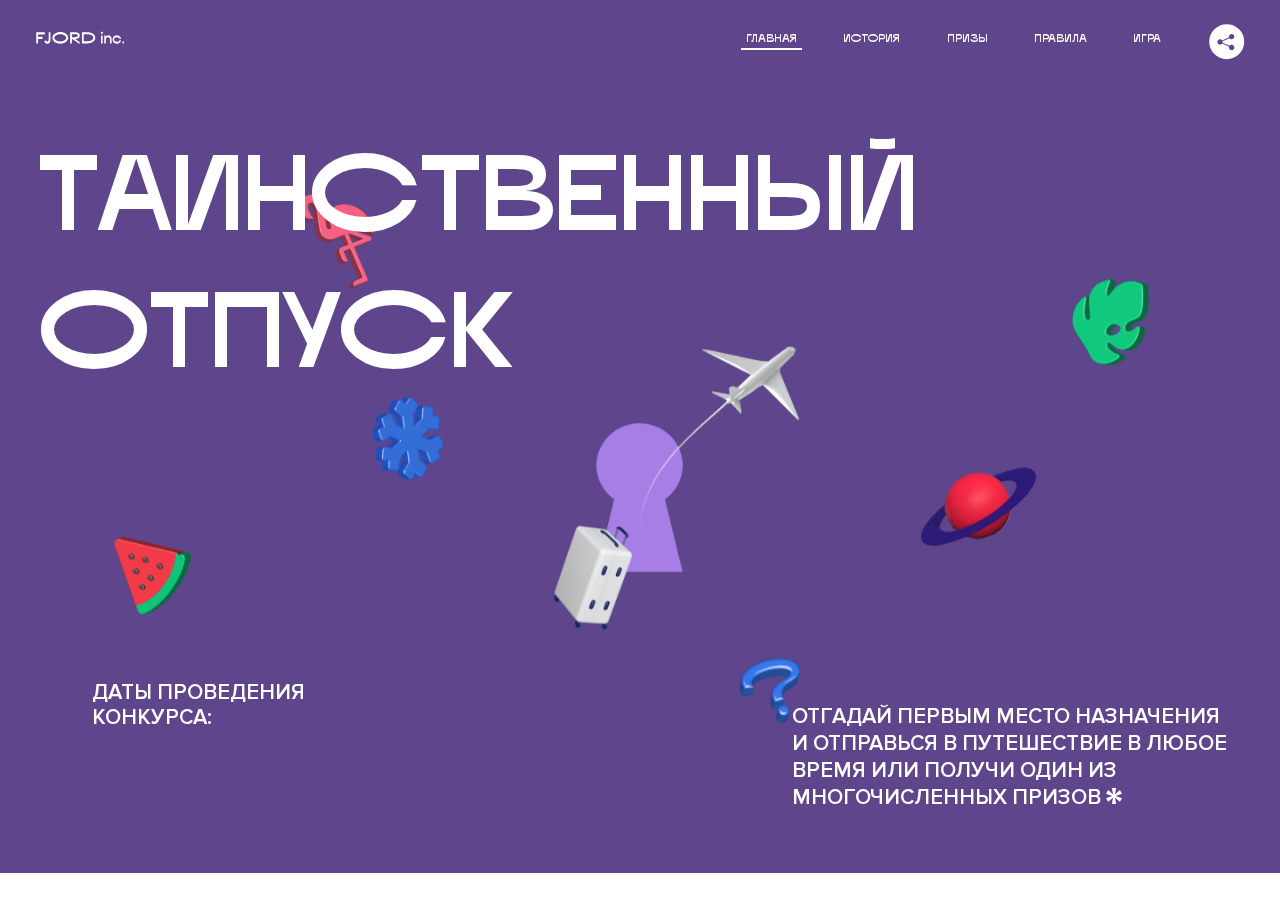
<file: 11/index.html>
<!DOCTYPE html>
<html lang="ru">

<head>
  <meta charset="UTF-8">
  <meta name="description" content="">
  <meta name="viewport" content="width=device-width, initial-scale=1.0">
  <meta http-equiv="X-UA-Compatible" content="ie=edge">
  <title>Mysterious Vacation</title>
  <link rel="stylesheet" href="css/style.min.css">
<link href="css/style.min.css" rel="stylesheet">  <base href="https://htmlacademy-animation.github.io/1741957-magic-vacation-1/11/">
</head>

<body>

  <header class="page-header js-header">
    <div class="page-header__wrapper">
      <a href="#" class="page-header__logo" aria-label="Перейти на страницу FJORD.Inc">
        <svg width="100" height="15" viewBox="0 0 100 15" fill="none" xmlns="http://www.w3.org/2000/svg">
          <path d="M0.26 1.4V14H2.276V8.906H7.334V6.44H2.276V3.848H9.872V1.4H0.26ZM12.733 14.36C15.127 14.36 16.243 12.65 16.243 9.5V1.4H14.263V8.96C14.263 11.21 13.723 11.876 12.733 11.876C11.833 11.876 11.473 11.3 11.347 10.58L9.36702 10.94C9.63702 13.046 10.663 14.36 12.733 14.36ZM18.3918 7.7C18.3918 11.372 22.3878 14.36 27.3198 14.36C32.2518 14.36 36.2478 11.372 36.2478 7.7C36.2478 4.028 32.2518 1.04 27.3198 1.04C22.3878 1.04 18.3918 4.028 18.3918 7.7ZM20.6058 7.7C20.6058 5.378 23.6118 3.524 27.3198 3.524C30.9918 3.524 33.9798 5.378 33.9798 7.7C33.9798 10.004 30.9918 11.858 27.3198 11.858C23.6118 11.858 20.6058 10.004 20.6058 7.7ZM40.403 14V8.906H40.799L49.079 14.702V12.38L44.039 8.906H44.201C47.999 8.906 49.277 7.304 49.277 5.162C49.277 3.092 47.999 1.4 44.201 1.4H38.387V14H40.403ZM43.535 3.722C45.785 3.722 47.045 4.136 47.045 5.432C47.045 6.764 45.785 7.034 43.535 7.034H40.403V3.722H43.535ZM51.6936 1.382V14H57.8676C62.7456 14 66.7236 11.534 66.7236 7.7C66.7236 3.848 62.7456 1.382 57.8676 1.382H51.6936ZM53.7096 11.624V3.722H57.5436C61.5396 3.722 64.4916 5.018 64.4916 7.7C64.4916 10.238 61.5396 11.624 57.5436 11.624H53.7096ZM73.1832 14.018H74.9832V5H73.1832V14.018ZM72.9132 1.976C72.9132 2.57 73.3992 3.092 74.0832 3.092C74.7492 3.092 75.2352 2.57 75.2352 1.976C75.2352 1.382 74.7672 0.805999 74.0832 0.805999C73.3812 0.805999 72.9132 1.382 72.9132 1.976ZM76.7867 14H78.5687V9.104C78.7487 8.006 79.5947 6.962 81.0887 6.962C82.1147 6.962 83.2667 7.448 83.2667 9.554V14H85.0487V9.014C85.0487 6.152 83.2307 4.73 81.3587 4.73C79.9187 4.73 79.0727 5.558 78.5687 6.854V5H76.7867V14ZM90.9898 14.27C93.5098 14.27 95.3818 12.506 95.7238 10.328H94.0498C93.7258 11.3 92.6998 12.02 90.9898 12.02C88.8478 12.02 87.7678 10.922 87.7678 9.59C87.7678 8.24 88.8478 6.962 90.9898 6.962C92.7538 6.962 93.7978 7.844 94.0858 8.924H95.7418C95.4358 6.71 93.6178 4.73 90.9898 4.73C88.0918 4.73 86.1298 7.124 86.1298 9.59C86.1298 12.074 88.1278 14.27 90.9898 14.27ZM97.0693 12.938C97.0693 13.658 97.5553 14.144 98.2753 14.144C98.9953 14.144 99.4813 13.658 99.4813 12.938C99.4813 12.2 98.9953 11.714 98.2753 11.714C97.5553 11.714 97.0693 12.2 97.0693 12.938Z" fill="currentColor"></path>
        </svg>
      </a>
      <button class="page-header__toggler js-menu-toggler" type="button" aria-label="Управление мобильным меню"><span>Меню</span></button>
      <nav class="page-header__nav">
        <div class="page-header__menu js-menu" id="menu">
          <ul>
            <li>
              <a class="js-menu-link active" href="#top" data-href="top">главная</a>
            </li>
            <li>
              <a class="js-menu-link js-menu-link_story" href="#story" data-href="story">история</a>
            </li>
            <li>
              <a class="js-menu-link js-menu-link_prize" href="#prizes" data-href="prizes">призы</a>
            </li>
            <li>
              <a class="js-menu-link" href="#rules" data-href="rules">правила</a>
            </li>
            <li>
              <a class="js-menu-link" href="#game" data-href="game">игра</a>
            </li>
          </ul>
        </div>
        <div class="page-header__social">
          <div class="social-block js-social-block">
            <button class="social-block__toggler" aria-label="Управлять блоком с социальными кнопками">
              <svg width="26" height="22" viewBox="0 0 27 22" fill="none" xmlns="http://www.w3.org/2000/svg">
                <path d="M19.6721 7.43664C21.6273 7.43664 23.213 5.85095 23.213 3.89566C23.213 1.94037 21.6273 0.354675 19.6721 0.354675C17.7168 0.354675 16.1311 1.94037 16.1311 3.89566C16.1311 4.19968 16.1728 4.49178 16.2458 4.77345L7.21751 8.95527C6.57519 8.05214 5.52303 7.46049 4.33078 7.46049C2.37549 7.46049 0.789795 9.04618 0.789795 11.0015C0.789795 12.9568 2.37549 14.5425 4.33078 14.5425C5.52303 14.5425 6.57668 13.9508 7.21751 13.0477L16.2458 17.2295C16.1743 17.5112 16.1311 17.8033 16.1311 18.1073C16.1311 20.0626 17.7168 21.6483 19.6721 21.6483C21.6273 21.6483 23.213 20.0626 23.213 18.1073C23.213 16.152 21.6273 14.5663 19.6721 14.5663C18.4798 14.5663 17.4262 15.158 16.7853 16.0611L7.75701 11.8793C7.82854 11.5976 7.87176 11.3055 7.87176 11.0015C7.87176 10.6974 7.83003 10.4053 7.75701 10.1237L16.7853 5.94186C17.4262 6.84499 18.4783 7.43664 19.6721 7.43664Z" fill="currentColor"></path>
              </svg>
            </button>
            <ul class="social-block__list">
              <li>
                <a class="social-block__link social-block__link--fb" href="#" aria-label="Мы на Facebook">
                  <svg width="8" height="17" viewBox="0 0 8 17" fill="none" xmlns="http://www.w3.org/2000/svg">
                    <path d="M4.24646 16.9899H1.09275L1.05793 8.49828H0V5.30707H1.05793V3.81124C1.05793 1.42084 2.57654 0 5.21735 0H7.41758V3.18585H5.30841C4.28262 3.18585 4.2478 3.48582 4.2478 4.24914V5.30707H7.42964L7.16716 8.49828H4.2478V16.9899H4.24646Z" fill="currentColor"></path>
                  </svg>
                </a>
              </li>
              <li>
                <a class="social-block__link social-block__link--insta" href="#" aria-label="Мы в Instagram">
                  <svg width="15" height="15" viewBox="0 0 15 15" fill="none" xmlns="http://www.w3.org/2000/svg">
                    <path d="M11.0197 0H4.19806C2.14246 0 0.471191 1.66993 0.471191 3.72285V10.5499C0.471191 12.6082 2.14112 14.2727 4.19806 14.2727H11.0197C13.0753 14.2727 14.7466 12.6082 14.7466 10.5499V3.72285C14.7466 1.67127 13.0753 0 11.0197 0ZM11.0197 12.4849H4.19806C3.13076 12.4849 2.26432 11.6158 2.26432 10.5512V3.72419C2.26432 2.65956 3.13076 1.79715 4.19806 1.79715H11.0197C12.087 1.79715 12.9535 2.6609 12.9535 3.72419V10.5512C12.9535 11.6145 12.087 12.4849 11.0197 12.4849Z" fill="currentColor"></path>
                    <path d="M7.60887 3.11084C5.38989 3.11084 3.58203 4.9187 3.58203 7.14036C3.58203 9.35532 5.38989 11.1645 7.60887 11.1645C9.83053 11.1645 11.6357 9.35666 11.6357 7.14036C11.6357 4.9187 9.83053 3.11084 7.60887 3.11084ZM7.60887 9.36871C6.37551 9.36871 5.37784 8.37372 5.37784 7.14036C5.37784 5.90699 6.37551 4.90665 7.60887 4.90665C8.83822 4.90665 9.84259 5.90833 9.84259 7.14036C9.84392 8.37238 8.83822 9.36871 7.60887 9.36871Z" fill="currentColor"></path>
                    <path d="M11.3573 2.35962C10.8256 2.35962 10.3931 2.79752 10.3931 3.32381C10.3931 3.85546 10.8256 4.29336 11.3573 4.29336C11.8862 4.29336 12.3215 3.85546 12.3215 3.32381C12.3215 2.79752 11.8862 2.35962 11.3573 2.35962Z" fill="currentColor"></path>
                  </svg>
                </a>
              </li>
              <li>
                <a class="social-block__link social-block__link--vk" href="#" aria-label="Мы ВКонтакте">
                  <svg width="17" height="10" viewBox="0 0 17 10" fill="none" xmlns="http://www.w3.org/2000/svg">
                    <path d="M14.1234 4.9002C14.1234 4.9002 16.3623 1.72708 16.5866 0.680242C16.6595 0.312285 16.4947 0.103188 16.1069 0.103188C16.1069 0.103188 14.8193 0.103188 14.168 0.103188C13.7235 0.103188 13.5587 0.293278 13.4235 0.579768C13.4235 0.579768 12.3724 2.82553 11.0969 4.24712C10.6861 4.70333 10.4781 4.84318 10.2511 4.84318C10.0646 4.84318 9.98625 4.6911 9.98625 4.27834V0.649016C9.98625 0.147997 9.92545 0.00135496 9.5066 0.00135496H6.39628C6.15578 0.00135496 6.0085 0.134417 6.0085 0.324506C6.0085 0.801084 6.73406 0.908351 6.73406 2.20231V4.87305C6.73406 5.40529 6.70569 5.61575 6.45303 5.61575C5.78016 5.61575 4.19528 3.30618 3.30623 0.678887C3.12923 0.145282 2.93737 0 2.43475 0H0.486409C0.205373 0 0 0.190085 0 0.476576C0 0.991172 0.60666 3.40801 2.99277 6.64358C4.59927 8.8201 6.70569 10 8.60269 10C9.76196 10 10.0416 9.80312 10.0416 9.31432V7.63883C10.0416 7.22607 10.2065 7.04956 10.4429 7.04956C10.7078 7.04956 11.1847 7.13238 12.2805 8.22268C13.5843 9.47862 13.6762 10 14.3896 10H16.5676C16.7919 10 17 9.89273 17 9.52342C17 9.02919 16.3623 8.15343 15.384 7.10659C14.9801 6.56755 14.3302 5.98914 14.1248 5.72301C13.8275 5.40801 13.9154 5.23014 14.1234 4.9002Z" fill="currentColor"></path>
                  </svg>
                </a>
              </li>
            </ul>
          </div>
        </div>
      </nav>
    </div>
  </header>

  <main class="page-content">

    <section class="animation-screen"></section>
    <section class="screen screen--hidden screen--intro js-scrollspy" id="top">
      <div class="screen__wrapper">
        <div class="intro">
          <h1 class="intro__title">Таинственный отпуск</h1>
          <div class="intro__content">
            <div class="intro__info">
              <p class="intro__label">Даты проведения конкурса:</p>
              <p class="intro__date">01 — 31.05 / 2020</p>
            </div>
            <div class="intro__message">
              <p>
                Отгадай первым место назначения и&nbsp;отправься в&nbsp;путешествие в&nbsp;любое время или получи один
                из многочисленных призов
                <svg width="16" height="16" viewBox="0 0 10 10" fill="none" xmlns="http://www.w3.org/2000/svg">
                  <path d="M0 6.35337L3.90271 4.99012L0 3.64663L1.34615 1.32374L4.44287 4.01073L3.67364 0H6.34615L5.57692 4.01073L8.65385 1.32374L10 3.64663L6.13405 4.99012L10 6.35337L8.65385 8.65651L5.57692 5.98927L6.34615 10H3.67364L4.44287 5.96952L1.34615 8.65651L0 6.35337Z" fill="currentColor"></path>
                </svg>
              </p>
            </div>
          </div>
        </div>
      </div>
      <div class="screen__footer js-footer">
        <button class="screen__footer-enlarge js-footer-toggler" type="button" aria-label="Показать сообщение">
          <svg width="10" height="10" viewBox="0 0 10 10" fill="none" xmlns="http://www.w3.org/2000/svg">
            <path d="M0 6.35337L3.90271 4.99012L0 3.64663L1.34615 1.32374L4.44287 4.01073L3.67364 0H6.34615L5.57692 4.01073L8.65385 1.32374L10 3.64663L6.13405 4.99012L10 6.35337L8.65385 8.65651L5.57692 5.98927L6.34615 10H3.67364L4.44287 5.96952L1.34615 8.65651L0 6.35337Z" fill="currentColor"></path>
          </svg>
        </button>
        <button class="screen__footer-collapse js-footer-toggler" type="button" aria-label="Скрыть сообщение">
          <svg width="13" height="13" viewBox="0 0 13 13" fill="none" xmlns="http://www.w3.org/2000/svg">
            <line x1="12.3536" y1="0.353553" x2="0.738349" y2="11.9688" stroke="currentColor"></line>
            <line x1="0.738319" y1="0.539925" x2="12.3535" y2="12.1551" stroke="currentColor"></line>
          </svg>
        </button>
        <div class="screen__footer-wrapper">
          <div class="screen__footer-announce">
            <p class="screen__footer-label">Даты проведения конкурса:</p>
            <p class="screen__footer-date">01 — 31.05 / 2020</p>
          </div>
          <div class="screen__footer-note">
            <p>
              <svg width="10" height="10" viewBox="0 0 10 10" fill="none" xmlns="http://www.w3.org/2000/svg">
                <path d="M0 6.35337L3.90271 4.99012L0 3.64663L1.34615 1.32374L4.44287 4.01073L3.67364 0H6.34615L5.57692 4.01073L8.65385 1.32374L10 3.64663L6.13405 4.99012L10 6.35337L8.65385 8.65651L5.57692 5.98927L6.34615 10H3.67364L4.44287 5.96952L1.34615 8.65651L0 6.35337Z" fill="currentColor"></path>
              </svg>
              <span>Победители могут выбрать любые 14 дней подряд в&nbsp;течение двух лет с&nbsp;даты окончания
                конкурса. Победители могут воспользоваться путевкой сами или подарить другому лицу.</span>
            </p>
          </div>
        </div>
      </div>
    </section>

    <section class="screen screen--hidden screen--story js-scrollspy" id="story">

      <div class="slider swiper-container js-slider">

        <div class="swiper-wrapper">

          <div class="slider__item swiper-slide">
            <h2 class="slider__item-title">История</h2>
            <p class="slider__item-text">Джеймс Таргет был основателем компании &laquo;Fjord Inc.&raquo;. С&nbsp;1965
              года &laquo;Fjord Inc.&raquo; прославилась надёжными и&nbsp;удобными чемоданами и&nbsp;аксессуарами для
              туристов.</p>
          </div>

          <div class="slider__item swiper-slide">
            <p class="slider__item-text">Когда Джеймсу было 7&nbsp;лет, в&nbsp;их&nbsp;доме гостил дядюшка
              и&nbsp;развлекал детей рассказами о&nbsp;своей поездке в&nbsp;место, показавшееся малышу Таргету
              невероятным. Тогда Джеймс решил, что однажды посетит его, но&nbsp;не&nbsp;будет рассказывать о&nbsp;мечте,
              пока не&nbsp;осуществит.</p>
          </div>

          <div class="slider__item swiper-slide">
            <p class="slider__item-text">Джеймс Таргет стал увлеченным путешественником. Он&nbsp;посетил
              5&nbsp;континентов, 126&nbsp;стран.</p>
          </div>

          <div class="slider__item swiper-slide">
            <p class="slider__item-text">Он&nbsp;сплавлялся по&nbsp;Амазонке и&nbsp;погружался в&nbsp;пещеры Франции,
              медитировал в&nbsp;горах Тибета и&nbsp;пожимал руку вождя племени Акугауа.</p>
          </div>

          <div class="slider__item swiper-slide">
            <p class="slider__item-text">Из&nbsp;своих поездок Джеймс Таргет привозил идеи, как сделать свои чемоданы
              &laquo;Fjord Inc.&raquo; удобными и&nbsp;приспособленными к&nbsp;разным дорожным условиям.</p>
          </div>

          <div class="slider__item swiper-slide">
            <p class="slider__item-text">Всё это время Джеймс не&nbsp;оставлял идею поездки своей мечты. Однако, как
              только он&nbsp;брался за&nbsp;планирование, возникали препятствия, не&nbsp;позволяющие отправиться туда.
            </p>
          </div>

          <div class="slider__item swiper-slide">
            <p class="slider__item-text">В&nbsp;возрасте 67&nbsp;лет Джеймс Таргет попал под лавину и&nbsp;погиб.
              В&nbsp;своём завещании он&nbsp;поручил отправить в&nbsp;заветное путешествие трёх смельчаков, единых
              с&nbsp;ним духом.</p>
          </div>

          <div class="slider__item swiper-slide">
            <p class="slider__item-text">Тех, кто сможет узнать таинственное место, задавая вопросы специально
              обученному ИИ&nbsp;&laquo;Соне&raquo;, ждет фантастическое путешествие.</p>
          </div>
        </div>
        <div class="slider__controls">
          <button class="slider__control slider__control--prev js-control-prev" type="button" aria-label="Показать предыдущую историю">
            <svg width="12" height="22" viewBox="0 0 12 22" fill="none" xmlns="http://www.w3.org/2000/svg">
              <path d="M11 1L1 11L11 21" stroke="currentColor" stroke-width="2" stroke-linejoin="round"></path>
            </svg>
          </button>
          <button class="slider__control slider__control--next js-control-next" type="button" aria-label="Показать следующую историю">
            <svg width="12" height="22" viewBox="0 0 12 22" fill="none" xmlns="http://www.w3.org/2000/svg">
              <path d="M1 1L11 11L1 21" stroke="currentColor" stroke-width="2" stroke-linejoin="round"></path>
            </svg>
          </button>
        </div>
        <div class="slider__pagination swiper-pagination"></div>
      </div>
      <div class="screen--story-transition"></div>
    </section>

    <section class="screen screen--hidden screen--prizes js-scrollspy" id="prizes">
      <div class="screen__wrapper">
        <div class="prizes">
          <h2 class="prizes__title">Призы</h2>
          <div class="prizes__lead">
            <p>Найди ответ и&nbsp;получи один из&nbsp;призов:</p>
          </div>
          <ul class="prizes__list">
            <li class="prizes__item prizes__item--journeys">
              <div class="prizes__icon">
                <picture>
                  <source srcset="img/prize1-mob.svg" media="(orientation: portrait)">
                  <img class="prize-1">
                </picture>
              </div>
              <p class="prizes__desc">
                <b>3</b>
                <span>загадочных путешествия</span>
              </p>
            </li>
            <li class="prizes__item prizes__item--cases">
              <div class="prizes__icon">
                <picture>
                  <source srcset="img/prize2-mob.svg" media="(orientation: portrait)">
                  <img class="prize-2" alt="">
                </picture>
              </div>
              <p class="prizes__desc">
                <b>7</b>
                <span>надежных чемоданов</span>
              </p>
            </li>
            <li class="prizes__item prizes__item--codes">
              <div class="prizes__icon">
                <picture>
                  <source srcset="img/prize3-mob.svg" media="(orientation: portrait)">
                  <img src="img/additional-award.svg" alt="">
                </picture>
              </div>
              <p class="prizes__desc">
                <b>900</b>
                <span>
                  промокодов на&nbsp;скидку 15%
                  <svg width="10" height="10" viewBox="0 0 10 10" fill="none" xmlns="http://www.w3.org/2000/svg">
                    <path d="M0 6.35337L3.90271 4.99012L0 3.64663L1.34615 1.32374L4.44287 4.01073L3.67364 0H6.34615L5.57692 4.01073L8.65385 1.32374L10 3.64663L6.13405 4.99012L10 6.35337L8.65385 8.65651L5.57692 5.98927L6.34615 10H3.67364L4.44287 5.96952L1.34615 8.65651L0 6.35337Z" fill="currentColor"></path>
                  </svg>
                </span>
              </p>
            </li>
          </ul>
        </div>
      </div>
      <div class="screen__footer js-footer">
        <button class="screen__footer-enlarge js-footer-toggler" type="button" aria-label="Показать сообщение">
          <svg width="10" height="10" viewBox="0 0 10 10" fill="none" xmlns="http://www.w3.org/2000/svg">
            <path d="M0 6.35337L3.90271 4.99012L0 3.64663L1.34615 1.32374L4.44287 4.01073L3.67364 0H6.34615L5.57692 4.01073L8.65385 1.32374L10 3.64663L6.13405 4.99012L10 6.35337L8.65385 8.65651L5.57692 5.98927L6.34615 10H3.67364L4.44287 5.96952L1.34615 8.65651L0 6.35337Z" fill="currentColor"></path>
          </svg>
        </button>
        <button class="screen__footer-collapse js-footer-toggler" type="button" aria-label="Скрыть сообщение">
          <svg width="13" height="13" viewBox="0 0 13 13" fill="none" xmlns="http://www.w3.org/2000/svg">
            <line x1="12.3536" y1="0.353553" x2="0.738349" y2="11.9688" stroke="currentColor"></line>
            <line x1="0.738319" y1="0.539925" x2="12.3535" y2="12.1551" stroke="currentColor"></line>
          </svg>
        </button>
        <div class="screen__footer-wrapper">
          <div class="screen__footer-announce">
            <p class="screen__footer-label">Даты проведения конкурса:</p>
            <p class="screen__footer-date">01 — 31.05 / 2020</p>
          </div>
          <div class="screen__footer-note">
            <p>
              <svg width="10" height="10" viewBox="0 0 10 10" fill="none" xmlns="http://www.w3.org/2000/svg">
                <path d="M0 6.35337L3.90271 4.99012L0 3.64663L1.34615 1.32374L4.44287 4.01073L3.67364 0H6.34615L5.57692 4.01073L8.65385 1.32374L10 3.64663L6.13405 4.99012L10 6.35337L8.65385 8.65651L5.57692 5.98927L6.34615 10H3.67364L4.44287 5.96952L1.34615 8.65651L0 6.35337Z" fill="currentColor"></path>
              </svg>
              <span>Скидка&nbsp;15% на&nbsp;единоразовое приобретение путёвки с&nbsp;1&nbsp;июня 2020
                по&nbsp;31&nbsp;мая 2022&nbsp;года. Суммируется с&nbsp;другими акциями</span>
            </p>
          </div>
        </div>
      </div>
    </section>

    <section class="screen screen--hidden screen--rules js-scrollspy" id="rules">
      <div class="screen__wrapper">
        <div class="rules">
          <h2 class="rules__title">Правила</h2>
          <div class="rules__lead">
            <p>Для того чтобы получить наследство Джеймса Таргета, тебе нужно выведать у&nbsp;&laquo;Сони&raquo;, куда
              предстоит отправиться тебе в&nbsp;случае победы</p>
          </div>
          <ol class="rules__list">
            <li class="rules__item">
              <div class="rules__circle"></div>
              <div class="rules__circle-text">1</div>
              <p>Тебе отводится <br>5&nbsp;минут</p>
            </li>
            <li class="rules__item">
              <div class="rules__circle"></div>
              <div class="rules__circle-text">2</div>
              <p>Задавай любые вопросы в&nbsp;текстовом поле</p>
            </li>
            <li class="rules__item">
              <div class="rules__circle"></div>
              <div class="rules__circle-text">3</div>
              <p>Нажимай кнопку &laquo;Узнать&raquo;, чтобы получить ответ</p>
            </li>
            <li class="rules__item">
              <div class="rules__circle"></div>
              <div class="rules__circle-text">4</div>
              <p>&laquo;Соня&raquo; может отвечать только&nbsp;Да или Нет</p>
            </li>
          </ol>
          <a href="#game" class="rules__link btn"><span>Погнали!</span></a>
        </div>
      </div>
      <div class="screen__disclaimer">
        <div class="disclaimer">
          <ul>
            <li>
              <a href="#">Правовая информация</a>
            </li>
            <li>
              <a href="#">Подробные правила</a>
            </li>
          </ul>
        </div>
      </div>
    </section>

    <section class="screen screen--hidden screen--game js-scrollspy" id="game">
      <div class="screen__wrapper">
        <div class="game">
          <div class="game__header">
            <h2 class="game__title">Игра</h2>
            <div class="game__counter">
              <span>05</span>:<span>00</span>
            </div>
          </div>
          <div class="game__body">
            <div class="chat">
              <div class="chat__body js-chat">
                <ul class="chat__list" id="messages"></ul>
              </div>
              <div class="chat__footer">
                <form action="#" method="post" class="form" id="message-form">
                  <label for="message-field" class="visually-hidden">Поле для ввода вопроса</label>
                  <input type="text" class="form__field" id="message-field">
                  <button class="form__button btn">
                    Узнать
                    <svg width="18" height="19" viewBox="0 0 18 19" fill="none" xmlns="http://www.w3.org/2000/svg">
                      <path stroke="currentColor" stroke-width="2" d="M9 19V1"></path>
                      <path d="M1 9l8-8 8 8" stroke="currentColor" stroke-width="2" stroke-linejoin="round"></path>
                    </svg>
                  </button>
                </form>
              </div>
            </div>
          </div>
          <!-- временные кнопки для показа результата -->
          <div class="game__buttons">
            <button class="game__button btn js-show-result" type="button" data-target="result">Положительный
              результат</button>
            <button class="game__button btn js-show-result" type="button" data-target="result2">Положительный результат
              - 2</button>
            <button class="game__button btn js-show-result" type="button" data-target="result3">Отрицательный
              результат</button>
          </div>
        </div>
      </div>
    </section>

    <section class="screen screen--hidden screen--result" id="result">
      <div class="screen__wrapper">
        <div class="result result--trip">
          <div class="result__image">
            <picture>
              <source srcset="img/result1-mob.png 1x, img/result1-mob@2x.png 2x" media="(max-width: 768px) and (orientation: portrait)">
              <img src="img/result1.png" srcset="img/result1@2x.png 2x" alt="">
            </picture>
          </div>
          <h2 class="result__title">
            <span class="visually-hidden">ПОбеда!</span>
            <svg xmlns="http://www.w3.org/2000/svg" viewBox="0 0 568.85 109.24">
              <path d="M16,24.44V92H2.6V8H75V92H61.52V24.44H16Z" transform="translate(-2.1 -1.5)" fill="none" stroke="currentColor"></path>
              <path d="M148.76,5.6c32.88,0,59.52,19.92,59.52,44.4s-26.64,44.4-59.52,44.4S89.24,74.48,89.24,50,115.88,5.6,148.76,5.6Zm0,72.12c24.48,0,44.4-12.36,44.4-27.72s-19.92-27.84-44.4-27.84C124,22.16,104,34.52,104,50S124,77.72,148.76,77.72Z" transform="translate(-2.1 -1.5)" fill="none" stroke="currentColor"></path>
              <path d="M287.36,8V24.44H236v14.4h25.32c25.44,0,34,11.16,34,26.52,0,15.6-8.52,26.64-34,26.64H222.56V8h64.8ZM256.88,76.52c15.12,0,23.52-2,23.52-11.52S272,54.44,256.88,54.44H236V76.52h20.88Z" transform="translate(-2.1 -1.5)" fill="none" stroke="currentColor"></path>
              <path d="M371.47,8V24.44H320.84V41.6h33.6V58h-33.6V75.56h50.64V92H307.4V8h64.08Z" transform="translate(-2.1 -1.5)" fill="none" stroke="currentColor"></path>
              <path d="M382.39,110.24V75.56h7.44c4.56-4.68,7.8-18.36,8.76-56L399,8h48.6V75.56h10v34.68H442.87V92H397v18.24H382.39Zm51.72-34.68V24.44H411.55v3.12c-0.48,22.44-3.24,37.68-7.2,48h29.76Z" transform="translate(-2.1 -1.5)" fill="none" stroke="currentColor"></path>
              <path d="M463.75,92l28-84h27.12l28.08,84H533.47l-7.8-23.52h-37.8L480.07,92H463.75Zm56.64-40L507,11.84,493.51,52h26.88Z" transform="translate(-2.1 -1.5)" fill="none" stroke="currentColor"></path>
              <path d="M554.12,70.4L555.55,2H569l1.44,68.4H554.12Zm8.28,6.36c4.8,0,8,3.24,8,8.16a8,8,0,1,1-16.08,0C554.35,80,557.59,76.76,562.39,76.76Z" transform="translate(-2.1 -1.5)" fill="none" stroke="currentColor"></path>
            </svg>
          </h2>
          <div class="result__text">
            <p>ты&nbsp;отправляешься в&nbsp;Арктику!</p>
          </div>
          <div class="result__form">
            <form action="#" method="post" class="form form--result">
              <label for="email-field" class="form__label">зарегистрируй результат</label>
              <input type="email" class="form__field" id="email-field" placeholder="e-mail для регистации результата и получения приза" required="">
              <button class="form__button btn">
                отправить
                <svg width="18" height="19" viewBox="0 0 18 19" fill="none" xmlns="http://www.w3.org/2000/svg">
                  <path stroke="currentColor" stroke-width="2" d="M9 19V1"></path>
                  <path d="M1 9l8-8 8 8" stroke="currentColor" stroke-width="2" stroke-linejoin="round"></path>
                </svg>
              </button>
            </form>
          </div>
        </div>
      </div>
    </section>

    <section class="screen screen--hidden screen--result" id="result2">
      <div class="screen__wrapper">
        <div class="result result--prize">
          <div class="result__image">
            <!-- <picture>
              <source srcset="img/result2-mob.png 1x, img/result2-mob@2x.png 2x"
                media="(max-width: 768px) and (orientation: portrait)">
              <img src="img/result2.png" srcset="img/result2@2x.png 2x" alt="">
            </picture> -->
            <div class="result__image-container">
              <picture>
                <img src="img/win-suitcase/leaf blue 1.png" alt="">
              </picture>
              <picture>
                <img src="img/win-suitcase/leaf blue 2.png" alt="">
              </picture>
              <picture>
                <img src="img/win-suitcase/leaf green.png" alt="">
              </picture>
              <picture>
                <img src="img/win-suitcase/suitcase_700.png" alt="">
              </picture>
              <picture>
                <img src="img/win-suitcase/flamingo_700.png" alt="">
              </picture>
            </div>


          </div>
          <h2 class="result__title">
            <span class="visually-hidden">ПОбеда!</span>
            <svg xmlns="http://www.w3.org/2000/svg" viewBox="0 0 568.85 109.24">
              <path d="M16,24.44V92H2.6V8H75V92H61.52V24.44H16Z" transform="translate(-2.1 -1.5)" fill="none" stroke="currentColor"></path>
              <path d="M148.76,5.6c32.88,0,59.52,19.92,59.52,44.4s-26.64,44.4-59.52,44.4S89.24,74.48,89.24,50,115.88,5.6,148.76,5.6Zm0,72.12c24.48,0,44.4-12.36,44.4-27.72s-19.92-27.84-44.4-27.84C124,22.16,104,34.52,104,50S124,77.72,148.76,77.72Z" transform="translate(-2.1 -1.5)" fill="none" stroke="currentColor"></path>
              <path d="M287.36,8V24.44H236v14.4h25.32c25.44,0,34,11.16,34,26.52,0,15.6-8.52,26.64-34,26.64H222.56V8h64.8ZM256.88,76.52c15.12,0,23.52-2,23.52-11.52S272,54.44,256.88,54.44H236V76.52h20.88Z" transform="translate(-2.1 -1.5)" fill="none" stroke="currentColor"></path>
              <path d="M371.47,8V24.44H320.84V41.6h33.6V58h-33.6V75.56h50.64V92H307.4V8h64.08Z" transform="translate(-2.1 -1.5)" fill="none" stroke="currentColor"></path>
              <path d="M382.39,110.24V75.56h7.44c4.56-4.68,7.8-18.36,8.76-56L399,8h48.6V75.56h10v34.68H442.87V92H397v18.24H382.39Zm51.72-34.68V24.44H411.55v3.12c-0.48,22.44-3.24,37.68-7.2,48h29.76Z" transform="translate(-2.1 -1.5)" fill="none" stroke="currentColor"></path>
              <path d="M463.75,92l28-84h27.12l28.08,84H533.47l-7.8-23.52h-37.8L480.07,92H463.75Zm56.64-40L507,11.84,493.51,52h26.88Z" transform="translate(-2.1 -1.5)" fill="none" stroke="currentColor"></path>
              <path d="M554.12,70.4L555.55,2H569l1.44,68.4H554.12Zm8.28,6.36c4.8,0,8,3.24,8,8.16a8,8,0,1,1-16.08,0C554.35,80,557.59,76.76,562.39,76.76Z" transform="translate(-2.1 -1.5)" fill="none" stroke="currentColor"></path>
            </svg>
          </h2>
          <div class="result__text">
            <p>чемодан &laquo;Fjord&nbsp;Inc.&raquo;&nbsp;твой</p>
          </div>
          <div class="result__form">
            <form action="#" method="post" class="form form--result">
              <label for="email-field2" class="form__label">зарегистрируй результат</label>
              <input type="email" class="form__field" id="email-field2" placeholder="e-mail для регистации результата и получения приза" required="">
              <button class="form__button btn">
                отправить
                <svg width="18" height="19" viewBox="0 0 18 19" fill="none" xmlns="http://www.w3.org/2000/svg">
                  <path stroke="currentColor" stroke-width="2" d="M9 19V1"></path>
                  <path d="M1 9l8-8 8 8" stroke="currentColor" stroke-width="2" stroke-linejoin="round"></path>
                </svg>
              </button>
            </form>
          </div>
        </div>
      </div>
    </section>

    <section class="screen screen--hidden screen--result" id="result3">
      <div class="screen__wrapper">
        <div class="result result--negative">
          <div class="result__image">
            <picture>
              <source srcset="img/result3-mob.png 1x, img/result3-mob@2x.png 2x" media="(max-width: 768px) and (orientation: portrait)">
              <img src="img/result3.png" srcset="img/result3@2x.png 2x" alt="">
            </picture>
          </div>
          <h2 class="result__title">
            <span class="visually-hidden">Не угадал!</span>
            <svg xmlns="http://www.w3.org/2000/svg" viewBox="0 0 660.77 109.24">
              <path d="M2.66,92V8H16.1V42.2H53.3V8H66.74V92H53.3V58.64H16.1V92H2.66Z" transform="translate(-2.16 -1.5)" fill="none" stroke="currentColor"></path>
              <path d="M147.62,8V24.44H97V41.6h33.6V58H97V75.56h50.64V92H83.54V8h64.08Z" transform="translate(-2.16 -1.5)" fill="none" stroke="currentColor"></path>
              <path d="M199.22,8l20.52,42.36L235.34,8h16.44l-31,84H204.38l9.48-25.92L185.78,8h13.44Z" transform="translate(-2.16 -1.5)" fill="none" stroke="currentColor"></path>
              <path d="M273.74,24.44V92H260.3V8h50.16V24.44H273.74Z" transform="translate(-2.16 -1.5)" fill="none" stroke="currentColor"></path>
              <path d="M307.1,92l28-84h27.12l28.08,84H376.82L369,68.48h-37.8L323.42,92H307.1Zm56.64-40L350.3,11.84,336.86,52h26.88Z" transform="translate(-2.16 -1.5)" fill="none" stroke="currentColor"></path>
              <path d="M396.38,110.24V75.56h7.44c4.56-4.68,7.8-18.36,8.76-56L412.94,8h48.6V75.56h10v34.68H456.86V92H411v18.24H396.38ZM448.1,75.56V24.44H425.54v3.12c-0.48,22.44-3.24,37.68-7.2,48H448.1Z" transform="translate(-2.16 -1.5)" fill="none" stroke="currentColor"></path>
              <path d="M477.74,92l28-84h27.12L560.9,92H547.46l-7.8-23.52h-37.8L494.06,92H477.74Zm56.64-40-13.44-40.2L507.5,52h26.88Z" transform="translate(-2.16 -1.5)" fill="none" stroke="currentColor"></path>
              <path d="M568.7,76.88a13.77,13.77,0,0,0,5,1c6.6,0,10.44-6.24,12-58.32L586.22,8h46.2V92H619V24.44H598.82l-0.12,3.12C597.14,81,589,94.4,573.74,94.4a28.55,28.55,0,0,1-6.72-.84Z" transform="translate(-2.16 -1.5)" fill="none" stroke="currentColor"></path>
              <path d="M646.1,70.4L647.54,2H661l1.44,68.4H646.1Zm8.28,6.36c4.8,0,8,3.24,8,8.16a8,8,0,0,1-16.08,0C646.34,80,649.58,76.76,654.38,76.76Z" transform="translate(-2.16 -1.5)" fill="none" stroke="currentColor"></path>
            </svg>
          </h2>
          <button class="result__button js-play" type="button">
            не сдавайся!
            <span>
              <svg width="27" height="22" viewBox="0 0 27 22" fill="none" xmlns="http://www.w3.org/2000/svg">
                <path d="M10.6899 1.47998C5.42992 1.47998 1.16992 5.73998 1.16992 11C1.16992 16.26 5.42992 20.52 10.6899 20.52C15.9499 20.52 20.2099 16.26 20.2099 11V7.13998" stroke="currentColor" stroke-width="2" stroke-miterlimit="10"></path>
                <path d="M15.1099 12.5099L20.1499 7.13989L25.3099 12.6299" stroke="currentColor" stroke-width="2" stroke-miterlimit="10" stroke-linejoin="round"></path>
              </svg>
            </span>
          </button>
        </div>
      </div>
    </section>

  </main>

<script src="js/script.js"></script></body>

</html>
</file>
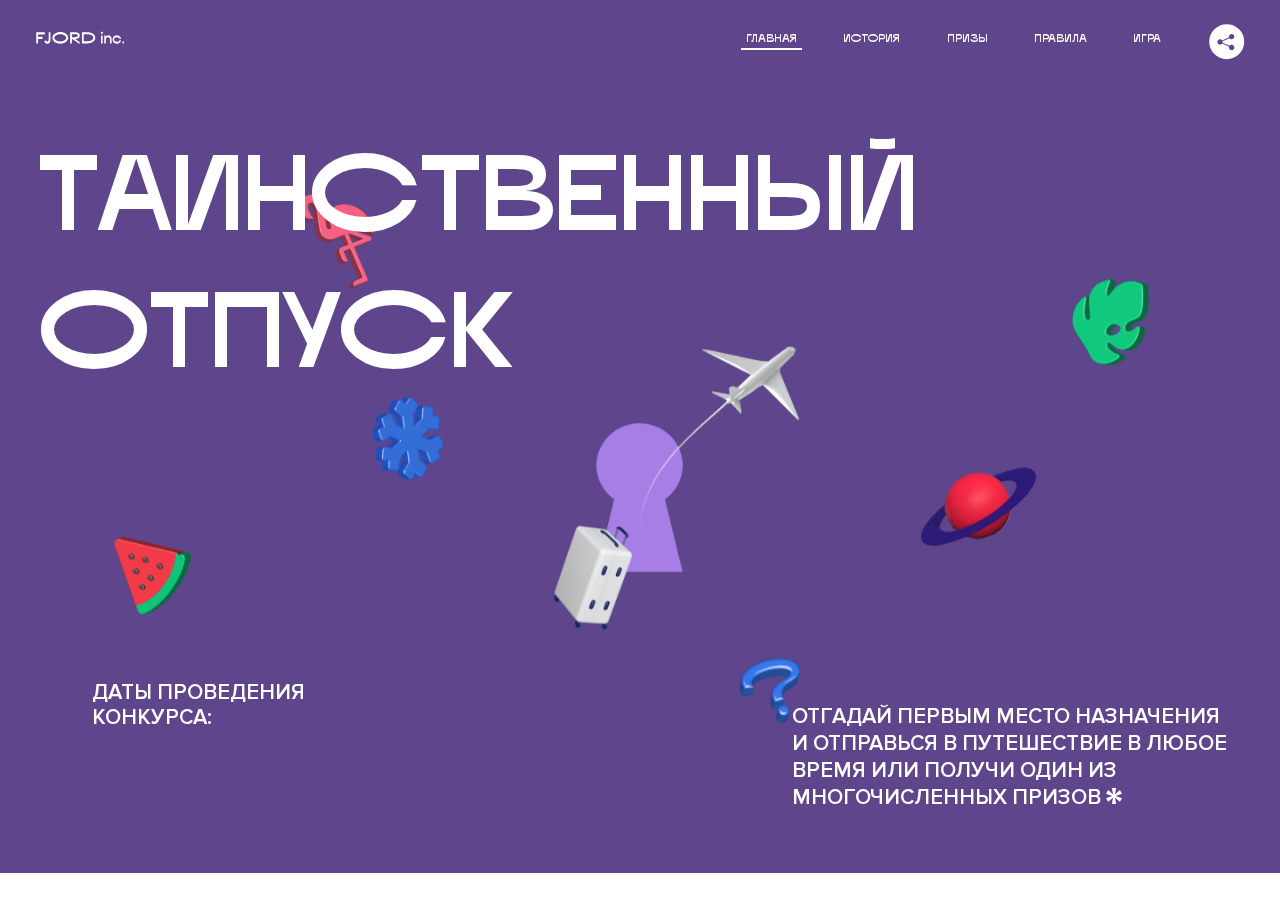
<file: 12/index.html>
<!DOCTYPE html>
<html lang="ru">

<head>
  <meta charset="UTF-8">
  <meta name="description" content="">
  <meta name="viewport" content="width=device-width, initial-scale=1.0">
  <meta http-equiv="X-UA-Compatible" content="ie=edge">
  <title>Mysterious Vacation</title>
  <link rel="stylesheet" href="css/style.min.css">
<link href="css/style.min.css" rel="stylesheet">  <base href="https://htmlacademy-animation.github.io/1741957-magic-vacation-1/12/">
</head>

<body>

  <header class="page-header js-header">
    <div class="page-header__wrapper">
      <a href="#" class="page-header__logo" aria-label="Перейти на страницу FJORD.Inc">
        <svg width="100" height="15" viewBox="0 0 100 15" fill="none" xmlns="http://www.w3.org/2000/svg">
          <path d="M0.26 1.4V14H2.276V8.906H7.334V6.44H2.276V3.848H9.872V1.4H0.26ZM12.733 14.36C15.127 14.36 16.243 12.65 16.243 9.5V1.4H14.263V8.96C14.263 11.21 13.723 11.876 12.733 11.876C11.833 11.876 11.473 11.3 11.347 10.58L9.36702 10.94C9.63702 13.046 10.663 14.36 12.733 14.36ZM18.3918 7.7C18.3918 11.372 22.3878 14.36 27.3198 14.36C32.2518 14.36 36.2478 11.372 36.2478 7.7C36.2478 4.028 32.2518 1.04 27.3198 1.04C22.3878 1.04 18.3918 4.028 18.3918 7.7ZM20.6058 7.7C20.6058 5.378 23.6118 3.524 27.3198 3.524C30.9918 3.524 33.9798 5.378 33.9798 7.7C33.9798 10.004 30.9918 11.858 27.3198 11.858C23.6118 11.858 20.6058 10.004 20.6058 7.7ZM40.403 14V8.906H40.799L49.079 14.702V12.38L44.039 8.906H44.201C47.999 8.906 49.277 7.304 49.277 5.162C49.277 3.092 47.999 1.4 44.201 1.4H38.387V14H40.403ZM43.535 3.722C45.785 3.722 47.045 4.136 47.045 5.432C47.045 6.764 45.785 7.034 43.535 7.034H40.403V3.722H43.535ZM51.6936 1.382V14H57.8676C62.7456 14 66.7236 11.534 66.7236 7.7C66.7236 3.848 62.7456 1.382 57.8676 1.382H51.6936ZM53.7096 11.624V3.722H57.5436C61.5396 3.722 64.4916 5.018 64.4916 7.7C64.4916 10.238 61.5396 11.624 57.5436 11.624H53.7096ZM73.1832 14.018H74.9832V5H73.1832V14.018ZM72.9132 1.976C72.9132 2.57 73.3992 3.092 74.0832 3.092C74.7492 3.092 75.2352 2.57 75.2352 1.976C75.2352 1.382 74.7672 0.805999 74.0832 0.805999C73.3812 0.805999 72.9132 1.382 72.9132 1.976ZM76.7867 14H78.5687V9.104C78.7487 8.006 79.5947 6.962 81.0887 6.962C82.1147 6.962 83.2667 7.448 83.2667 9.554V14H85.0487V9.014C85.0487 6.152 83.2307 4.73 81.3587 4.73C79.9187 4.73 79.0727 5.558 78.5687 6.854V5H76.7867V14ZM90.9898 14.27C93.5098 14.27 95.3818 12.506 95.7238 10.328H94.0498C93.7258 11.3 92.6998 12.02 90.9898 12.02C88.8478 12.02 87.7678 10.922 87.7678 9.59C87.7678 8.24 88.8478 6.962 90.9898 6.962C92.7538 6.962 93.7978 7.844 94.0858 8.924H95.7418C95.4358 6.71 93.6178 4.73 90.9898 4.73C88.0918 4.73 86.1298 7.124 86.1298 9.59C86.1298 12.074 88.1278 14.27 90.9898 14.27ZM97.0693 12.938C97.0693 13.658 97.5553 14.144 98.2753 14.144C98.9953 14.144 99.4813 13.658 99.4813 12.938C99.4813 12.2 98.9953 11.714 98.2753 11.714C97.5553 11.714 97.0693 12.2 97.0693 12.938Z" fill="currentColor"></path>
        </svg>
      </a>
      <button class="page-header__toggler js-menu-toggler" type="button" aria-label="Управление мобильным меню"><span>Меню</span></button>
      <nav class="page-header__nav">
        <div class="page-header__menu js-menu" id="menu">
          <ul>
            <li>
              <a class="js-menu-link active" href="#top" data-href="top">главная</a>
            </li>
            <li>
              <a class="js-menu-link js-menu-link_story" href="#story" data-href="story">история</a>
            </li>
            <li>
              <a class="js-menu-link js-menu-link_prize" href="#prizes" data-href="prizes">призы</a>
            </li>
            <li>
              <a class="js-menu-link" href="#rules" data-href="rules">правила</a>
            </li>
            <li>
              <a class="js-menu-link" href="#game" data-href="game">игра</a>
            </li>
          </ul>
        </div>
        <div class="page-header__social">
          <div class="social-block js-social-block">
            <button class="social-block__toggler" aria-label="Управлять блоком с социальными кнопками">
              <svg width="26" height="22" viewBox="0 0 27 22" fill="none" xmlns="http://www.w3.org/2000/svg">
                <path d="M19.6721 7.43664C21.6273 7.43664 23.213 5.85095 23.213 3.89566C23.213 1.94037 21.6273 0.354675 19.6721 0.354675C17.7168 0.354675 16.1311 1.94037 16.1311 3.89566C16.1311 4.19968 16.1728 4.49178 16.2458 4.77345L7.21751 8.95527C6.57519 8.05214 5.52303 7.46049 4.33078 7.46049C2.37549 7.46049 0.789795 9.04618 0.789795 11.0015C0.789795 12.9568 2.37549 14.5425 4.33078 14.5425C5.52303 14.5425 6.57668 13.9508 7.21751 13.0477L16.2458 17.2295C16.1743 17.5112 16.1311 17.8033 16.1311 18.1073C16.1311 20.0626 17.7168 21.6483 19.6721 21.6483C21.6273 21.6483 23.213 20.0626 23.213 18.1073C23.213 16.152 21.6273 14.5663 19.6721 14.5663C18.4798 14.5663 17.4262 15.158 16.7853 16.0611L7.75701 11.8793C7.82854 11.5976 7.87176 11.3055 7.87176 11.0015C7.87176 10.6974 7.83003 10.4053 7.75701 10.1237L16.7853 5.94186C17.4262 6.84499 18.4783 7.43664 19.6721 7.43664Z" fill="currentColor"></path>
              </svg>
            </button>
            <ul class="social-block__list">
              <li>
                <a class="social-block__link social-block__link--fb" href="#" aria-label="Мы на Facebook">
                  <svg width="8" height="17" viewBox="0 0 8 17" fill="none" xmlns="http://www.w3.org/2000/svg">
                    <path d="M4.24646 16.9899H1.09275L1.05793 8.49828H0V5.30707H1.05793V3.81124C1.05793 1.42084 2.57654 0 5.21735 0H7.41758V3.18585H5.30841C4.28262 3.18585 4.2478 3.48582 4.2478 4.24914V5.30707H7.42964L7.16716 8.49828H4.2478V16.9899H4.24646Z" fill="currentColor"></path>
                  </svg>
                </a>
              </li>
              <li>
                <a class="social-block__link social-block__link--insta" href="#" aria-label="Мы в Instagram">
                  <svg width="15" height="15" viewBox="0 0 15 15" fill="none" xmlns="http://www.w3.org/2000/svg">
                    <path d="M11.0197 0H4.19806C2.14246 0 0.471191 1.66993 0.471191 3.72285V10.5499C0.471191 12.6082 2.14112 14.2727 4.19806 14.2727H11.0197C13.0753 14.2727 14.7466 12.6082 14.7466 10.5499V3.72285C14.7466 1.67127 13.0753 0 11.0197 0ZM11.0197 12.4849H4.19806C3.13076 12.4849 2.26432 11.6158 2.26432 10.5512V3.72419C2.26432 2.65956 3.13076 1.79715 4.19806 1.79715H11.0197C12.087 1.79715 12.9535 2.6609 12.9535 3.72419V10.5512C12.9535 11.6145 12.087 12.4849 11.0197 12.4849Z" fill="currentColor"></path>
                    <path d="M7.60887 3.11084C5.38989 3.11084 3.58203 4.9187 3.58203 7.14036C3.58203 9.35532 5.38989 11.1645 7.60887 11.1645C9.83053 11.1645 11.6357 9.35666 11.6357 7.14036C11.6357 4.9187 9.83053 3.11084 7.60887 3.11084ZM7.60887 9.36871C6.37551 9.36871 5.37784 8.37372 5.37784 7.14036C5.37784 5.90699 6.37551 4.90665 7.60887 4.90665C8.83822 4.90665 9.84259 5.90833 9.84259 7.14036C9.84392 8.37238 8.83822 9.36871 7.60887 9.36871Z" fill="currentColor"></path>
                    <path d="M11.3573 2.35962C10.8256 2.35962 10.3931 2.79752 10.3931 3.32381C10.3931 3.85546 10.8256 4.29336 11.3573 4.29336C11.8862 4.29336 12.3215 3.85546 12.3215 3.32381C12.3215 2.79752 11.8862 2.35962 11.3573 2.35962Z" fill="currentColor"></path>
                  </svg>
                </a>
              </li>
              <li>
                <a class="social-block__link social-block__link--vk" href="#" aria-label="Мы ВКонтакте">
                  <svg width="17" height="10" viewBox="0 0 17 10" fill="none" xmlns="http://www.w3.org/2000/svg">
                    <path d="M14.1234 4.9002C14.1234 4.9002 16.3623 1.72708 16.5866 0.680242C16.6595 0.312285 16.4947 0.103188 16.1069 0.103188C16.1069 0.103188 14.8193 0.103188 14.168 0.103188C13.7235 0.103188 13.5587 0.293278 13.4235 0.579768C13.4235 0.579768 12.3724 2.82553 11.0969 4.24712C10.6861 4.70333 10.4781 4.84318 10.2511 4.84318C10.0646 4.84318 9.98625 4.6911 9.98625 4.27834V0.649016C9.98625 0.147997 9.92545 0.00135496 9.5066 0.00135496H6.39628C6.15578 0.00135496 6.0085 0.134417 6.0085 0.324506C6.0085 0.801084 6.73406 0.908351 6.73406 2.20231V4.87305C6.73406 5.40529 6.70569 5.61575 6.45303 5.61575C5.78016 5.61575 4.19528 3.30618 3.30623 0.678887C3.12923 0.145282 2.93737 0 2.43475 0H0.486409C0.205373 0 0 0.190085 0 0.476576C0 0.991172 0.60666 3.40801 2.99277 6.64358C4.59927 8.8201 6.70569 10 8.60269 10C9.76196 10 10.0416 9.80312 10.0416 9.31432V7.63883C10.0416 7.22607 10.2065 7.04956 10.4429 7.04956C10.7078 7.04956 11.1847 7.13238 12.2805 8.22268C13.5843 9.47862 13.6762 10 14.3896 10H16.5676C16.7919 10 17 9.89273 17 9.52342C17 9.02919 16.3623 8.15343 15.384 7.10659C14.9801 6.56755 14.3302 5.98914 14.1248 5.72301C13.8275 5.40801 13.9154 5.23014 14.1234 4.9002Z" fill="currentColor"></path>
                  </svg>
                </a>
              </li>
            </ul>
          </div>
        </div>
      </nav>
    </div>
  </header>

  <main class="page-content">

    <section class="animation-screen"></section>
    <section class="screen screen--hidden screen--intro js-scrollspy" id="top">
      <div class="screen__wrapper">
        <div class="intro">
          <h1 class="intro__title">Таинственный отпуск</h1>
          <div class="intro__content">
            <div class="intro__info">
              <p class="intro__label">Даты проведения конкурса:</p>
              <p class="intro__date">01 — 31.05 / 2020</p>
            </div>
            <div class="intro__message">
              <p>
                Отгадай первым место назначения и&nbsp;отправься в&nbsp;путешествие в&nbsp;любое время или получи один
                из многочисленных призов
                <svg width="16" height="16" viewBox="0 0 10 10" fill="none" xmlns="http://www.w3.org/2000/svg">
                  <path d="M0 6.35337L3.90271 4.99012L0 3.64663L1.34615 1.32374L4.44287 4.01073L3.67364 0H6.34615L5.57692 4.01073L8.65385 1.32374L10 3.64663L6.13405 4.99012L10 6.35337L8.65385 8.65651L5.57692 5.98927L6.34615 10H3.67364L4.44287 5.96952L1.34615 8.65651L0 6.35337Z" fill="currentColor"></path>
                </svg>
              </p>
            </div>
          </div>
        </div>
      </div>
      <div class="screen__footer js-footer">
        <button class="screen__footer-enlarge js-footer-toggler" type="button" aria-label="Показать сообщение">
          <svg width="10" height="10" viewBox="0 0 10 10" fill="none" xmlns="http://www.w3.org/2000/svg">
            <path d="M0 6.35337L3.90271 4.99012L0 3.64663L1.34615 1.32374L4.44287 4.01073L3.67364 0H6.34615L5.57692 4.01073L8.65385 1.32374L10 3.64663L6.13405 4.99012L10 6.35337L8.65385 8.65651L5.57692 5.98927L6.34615 10H3.67364L4.44287 5.96952L1.34615 8.65651L0 6.35337Z" fill="currentColor"></path>
          </svg>
        </button>
        <button class="screen__footer-collapse js-footer-toggler" type="button" aria-label="Скрыть сообщение">
          <svg width="13" height="13" viewBox="0 0 13 13" fill="none" xmlns="http://www.w3.org/2000/svg">
            <line x1="12.3536" y1="0.353553" x2="0.738349" y2="11.9688" stroke="currentColor"></line>
            <line x1="0.738319" y1="0.539925" x2="12.3535" y2="12.1551" stroke="currentColor"></line>
          </svg>
        </button>
        <div class="screen__footer-wrapper">
          <div class="screen__footer-announce">
            <p class="screen__footer-label">Даты проведения конкурса:</p>
            <p class="screen__footer-date">01 — 31.05 / 2020</p>
          </div>
          <div class="screen__footer-note">
            <p>
              <svg width="10" height="10" viewBox="0 0 10 10" fill="none" xmlns="http://www.w3.org/2000/svg">
                <path d="M0 6.35337L3.90271 4.99012L0 3.64663L1.34615 1.32374L4.44287 4.01073L3.67364 0H6.34615L5.57692 4.01073L8.65385 1.32374L10 3.64663L6.13405 4.99012L10 6.35337L8.65385 8.65651L5.57692 5.98927L6.34615 10H3.67364L4.44287 5.96952L1.34615 8.65651L0 6.35337Z" fill="currentColor"></path>
              </svg>
              <span>Победители могут выбрать любые 14 дней подряд в&nbsp;течение двух лет с&nbsp;даты окончания
                конкурса. Победители могут воспользоваться путевкой сами или подарить другому лицу.</span>
            </p>
          </div>
        </div>
      </div>
    </section>

    <section class="screen screen--hidden screen--story js-scrollspy" id="story">

      <div class="slider swiper-container js-slider">

        <div class="swiper-wrapper">

          <div class="slider__item swiper-slide">
            <h2 class="slider__item-title">История</h2>
            <p class="slider__item-text">Джеймс Таргет был основателем компании &laquo;Fjord Inc.&raquo;. С&nbsp;1965
              года &laquo;Fjord Inc.&raquo; прославилась надёжными и&nbsp;удобными чемоданами и&nbsp;аксессуарами для
              туристов.</p>
          </div>

          <div class="slider__item swiper-slide">
            <p class="slider__item-text">Когда Джеймсу было 7&nbsp;лет, в&nbsp;их&nbsp;доме гостил дядюшка
              и&nbsp;развлекал детей рассказами о&nbsp;своей поездке в&nbsp;место, показавшееся малышу Таргету
              невероятным. Тогда Джеймс решил, что однажды посетит его, но&nbsp;не&nbsp;будет рассказывать о&nbsp;мечте,
              пока не&nbsp;осуществит.</p>
          </div>

          <div class="slider__item swiper-slide">
            <p class="slider__item-text">Джеймс Таргет стал увлеченным путешественником. Он&nbsp;посетил
              5&nbsp;континентов, 126&nbsp;стран.</p>
          </div>

          <div class="slider__item swiper-slide">
            <p class="slider__item-text">Он&nbsp;сплавлялся по&nbsp;Амазонке и&nbsp;погружался в&nbsp;пещеры Франции,
              медитировал в&nbsp;горах Тибета и&nbsp;пожимал руку вождя племени Акугауа.</p>
          </div>

          <div class="slider__item swiper-slide">
            <p class="slider__item-text">Из&nbsp;своих поездок Джеймс Таргет привозил идеи, как сделать свои чемоданы
              &laquo;Fjord Inc.&raquo; удобными и&nbsp;приспособленными к&nbsp;разным дорожным условиям.</p>
          </div>

          <div class="slider__item swiper-slide">
            <p class="slider__item-text">Всё это время Джеймс не&nbsp;оставлял идею поездки своей мечты. Однако, как
              только он&nbsp;брался за&nbsp;планирование, возникали препятствия, не&nbsp;позволяющие отправиться туда.
            </p>
          </div>

          <div class="slider__item swiper-slide">
            <p class="slider__item-text">В&nbsp;возрасте 67&nbsp;лет Джеймс Таргет попал под лавину и&nbsp;погиб.
              В&nbsp;своём завещании он&nbsp;поручил отправить в&nbsp;заветное путешествие трёх смельчаков, единых
              с&nbsp;ним духом.</p>
          </div>

          <div class="slider__item swiper-slide">
            <p class="slider__item-text">Тех, кто сможет узнать таинственное место, задавая вопросы специально
              обученному ИИ&nbsp;&laquo;Соне&raquo;, ждет фантастическое путешествие.</p>
          </div>
        </div>
        <div class="slider__controls">
          <button class="slider__control slider__control--prev js-control-prev" type="button" aria-label="Показать предыдущую историю">
            <svg width="12" height="22" viewBox="0 0 12 22" fill="none" xmlns="http://www.w3.org/2000/svg">
              <path d="M11 1L1 11L11 21" stroke="currentColor" stroke-width="2" stroke-linejoin="round"></path>
            </svg>
          </button>
          <button class="slider__control slider__control--next js-control-next" type="button" aria-label="Показать следующую историю">
            <svg width="12" height="22" viewBox="0 0 12 22" fill="none" xmlns="http://www.w3.org/2000/svg">
              <path d="M1 1L11 11L1 21" stroke="currentColor" stroke-width="2" stroke-linejoin="round"></path>
            </svg>
          </button>
        </div>
        <div class="slider__pagination swiper-pagination"></div>
      </div>
      <div class="screen--story-transition"></div>
    </section>

    <section class="screen screen--hidden screen--prizes js-scrollspy" id="prizes">
      <div class="screen__wrapper">
        <div class="prizes">
          <h2 class="prizes__title">Призы</h2>
          <div class="prizes__lead">
            <p>Найди ответ и&nbsp;получи один из&nbsp;призов:</p>
          </div>
          <ul class="prizes__list">
            <li class="prizes__item prizes__item--journeys">
              <div class="prizes__icon">
                <picture>
                  <source srcset="img/prize1-mob.svg" media="(orientation: portrait)">
                  <img class="prize-1">
                </picture>
              </div>
              <p class="prizes__desc">
                <b>3</b>
                <span>загадочных путешествия</span>
              </p>
            </li>
            <li class="prizes__item prizes__item--cases">
              <div class="prizes__icon">
                <picture>
                  <source srcset="img/prize2-mob.svg" media="(orientation: portrait)">
                  <img class="prize-2" alt="">
                </picture>
              </div>
              <p class="prizes__desc">
                <b>7</b>
                <span>надежных чемоданов</span>
              </p>
            </li>
            <li class="prizes__item prizes__item--codes">
              <div class="prizes__icon">
                <picture>
                  <source srcset="img/prize3-mob.svg" media="(orientation: portrait)">
                  <img src="img/additional-award.svg" alt="">
                </picture>
              </div>
              <p class="prizes__desc">
                <b>900</b>
                <span>
                  промокодов на&nbsp;скидку 15%
                  <svg width="10" height="10" viewBox="0 0 10 10" fill="none" xmlns="http://www.w3.org/2000/svg">
                    <path d="M0 6.35337L3.90271 4.99012L0 3.64663L1.34615 1.32374L4.44287 4.01073L3.67364 0H6.34615L5.57692 4.01073L8.65385 1.32374L10 3.64663L6.13405 4.99012L10 6.35337L8.65385 8.65651L5.57692 5.98927L6.34615 10H3.67364L4.44287 5.96952L1.34615 8.65651L0 6.35337Z" fill="currentColor"></path>
                  </svg>
                </span>
              </p>
            </li>
          </ul>
        </div>
      </div>
      <div class="screen__footer js-footer">
        <button class="screen__footer-enlarge js-footer-toggler" type="button" aria-label="Показать сообщение">
          <svg width="10" height="10" viewBox="0 0 10 10" fill="none" xmlns="http://www.w3.org/2000/svg">
            <path d="M0 6.35337L3.90271 4.99012L0 3.64663L1.34615 1.32374L4.44287 4.01073L3.67364 0H6.34615L5.57692 4.01073L8.65385 1.32374L10 3.64663L6.13405 4.99012L10 6.35337L8.65385 8.65651L5.57692 5.98927L6.34615 10H3.67364L4.44287 5.96952L1.34615 8.65651L0 6.35337Z" fill="currentColor"></path>
          </svg>
        </button>
        <button class="screen__footer-collapse js-footer-toggler" type="button" aria-label="Скрыть сообщение">
          <svg width="13" height="13" viewBox="0 0 13 13" fill="none" xmlns="http://www.w3.org/2000/svg">
            <line x1="12.3536" y1="0.353553" x2="0.738349" y2="11.9688" stroke="currentColor"></line>
            <line x1="0.738319" y1="0.539925" x2="12.3535" y2="12.1551" stroke="currentColor"></line>
          </svg>
        </button>
        <div class="screen__footer-wrapper">
          <div class="screen__footer-announce">
            <p class="screen__footer-label">Даты проведения конкурса:</p>
            <p class="screen__footer-date">01 — 31.05 / 2020</p>
          </div>
          <div class="screen__footer-note">
            <p>
              <svg width="10" height="10" viewBox="0 0 10 10" fill="none" xmlns="http://www.w3.org/2000/svg">
                <path d="M0 6.35337L3.90271 4.99012L0 3.64663L1.34615 1.32374L4.44287 4.01073L3.67364 0H6.34615L5.57692 4.01073L8.65385 1.32374L10 3.64663L6.13405 4.99012L10 6.35337L8.65385 8.65651L5.57692 5.98927L6.34615 10H3.67364L4.44287 5.96952L1.34615 8.65651L0 6.35337Z" fill="currentColor"></path>
              </svg>
              <span>Скидка&nbsp;15% на&nbsp;единоразовое приобретение путёвки с&nbsp;1&nbsp;июня 2020
                по&nbsp;31&nbsp;мая 2022&nbsp;года. Суммируется с&nbsp;другими акциями</span>
            </p>
          </div>
        </div>
      </div>
    </section>

    <section class="screen screen--hidden screen--rules js-scrollspy" id="rules">
      <div class="screen__wrapper">
        <div class="rules">
          <h2 class="rules__title">Правила</h2>
          <div class="rules__lead">
            <p>Для того чтобы получить наследство Джеймса Таргета, тебе нужно выведать у&nbsp;&laquo;Сони&raquo;, куда
              предстоит отправиться тебе в&nbsp;случае победы</p>
          </div>
          <ol class="rules__list">
            <li class="rules__item">
              <div class="rules__circle"></div>
              <div class="rules__circle-text">1</div>
              <p>Тебе отводится <br>5&nbsp;минут</p>
            </li>
            <li class="rules__item">
              <div class="rules__circle"></div>
              <div class="rules__circle-text">2</div>
              <p>Задавай любые вопросы в&nbsp;текстовом поле</p>
            </li>
            <li class="rules__item">
              <div class="rules__circle"></div>
              <div class="rules__circle-text">3</div>
              <p>Нажимай кнопку &laquo;Узнать&raquo;, чтобы получить ответ</p>
            </li>
            <li class="rules__item">
              <div class="rules__circle"></div>
              <div class="rules__circle-text">4</div>
              <p>&laquo;Соня&raquo; может отвечать только&nbsp;Да или Нет</p>
            </li>
          </ol>
          <a href="#game" class="rules__link btn"><span>Погнали!</span></a>
        </div>
      </div>
      <div class="screen__disclaimer">
        <div class="disclaimer">
          <ul>
            <li>
              <a href="#">Правовая информация</a>
            </li>
            <li>
              <a href="#">Подробные правила</a>
            </li>
          </ul>
        </div>
      </div>
    </section>

    <section class="screen screen--hidden screen--game js-scrollspy" id="game">
      <div class="screen__wrapper">
        <div class="game">
          <div class="game__header">
            <h2 class="game__title">Игра</h2>
            <div class="game__counter">
              <span>05</span>:<span>00</span>
            </div>
          </div>
          <div class="game__body">
            <div class="chat">
              <div class="chat__body js-chat">
                <ul class="chat__list" id="messages"></ul>
              </div>
              <div class="chat__footer">
                <form action="#" method="post" class="form" id="message-form">
                  <label for="message-field" class="visually-hidden">Поле для ввода вопроса</label>
                  <input type="text" class="form__field" id="message-field">
                  <button class="form__button btn">
                    Узнать
                    <svg width="18" height="19" viewBox="0 0 18 19" fill="none" xmlns="http://www.w3.org/2000/svg">
                      <path stroke="currentColor" stroke-width="2" d="M9 19V1"></path>
                      <path d="M1 9l8-8 8 8" stroke="currentColor" stroke-width="2" stroke-linejoin="round"></path>
                    </svg>
                  </button>
                </form>
              </div>
            </div>
          </div>
          <!-- временные кнопки для показа результата -->
          <div class="game__buttons">
            <button class="game__button btn js-show-result" type="button" data-target="result">Положительный
              результат</button>
            <button class="game__button btn js-show-result" type="button" data-target="result2">Положительный результат
              - 2</button>
            <button class="game__button btn js-show-result" type="button" data-target="result3">Отрицательный
              результат</button>
          </div>
        </div>
      </div>
    </section>

    <section class="screen screen--hidden screen--result" id="result">
      <div class="screen__wrapper">
        <div class="result result--trip">
          <div class="result__image">
            <picture>
              <source srcset="img/result1-mob.png 1x, img/result1-mob@2x.png 2x" media="(max-width: 768px) and (orientation: portrait)">
              <img src="img/result1.png" srcset="img/result1@2x.png 2x" alt="">
            </picture>
          </div>
          <h2 class="result__title">
            <span class="visually-hidden">ПОбеда!</span>
            <svg class="svg-win" xmlns="http://www.w3.org/2000/svg" viewBox="0 0 568.85 109.24">
              <path d="M16,24.44V92H2.6V8H75V92H61.52V24.44H16Z" transform="translate(-2.1 -1.5)" fill="none" stroke="currentColor"></path>
              <path d="M148.76,5.6c32.88,0,59.52,19.92,59.52,44.4s-26.64,44.4-59.52,44.4S89.24,74.48,89.24,50,115.88,5.6,148.76,5.6Zm0,72.12c24.48,0,44.4-12.36,44.4-27.72s-19.92-27.84-44.4-27.84C124,22.16,104,34.52,104,50S124,77.72,148.76,77.72Z" transform="translate(-2.1 -1.5)" fill="none" stroke="currentColor"></path>
              <path d="M287.36,8V24.44H236v14.4h25.32c25.44,0,34,11.16,34,26.52,0,15.6-8.52,26.64-34,26.64H222.56V8h64.8ZM256.88,76.52c15.12,0,23.52-2,23.52-11.52S272,54.44,256.88,54.44H236V76.52h20.88Z" transform="translate(-2.1 -1.5)" fill="none" stroke="currentColor"></path>
              <path d="M371.47,8V24.44H320.84V41.6h33.6V58h-33.6V75.56h50.64V92H307.4V8h64.08Z" transform="translate(-2.1 -1.5)" fill="none" stroke="currentColor"></path>
              <path d="M382.39,110.24V75.56h7.44c4.56-4.68,7.8-18.36,8.76-56L399,8h48.6V75.56h10v34.68H442.87V92H397v18.24H382.39Zm51.72-34.68V24.44H411.55v3.12c-0.48,22.44-3.24,37.68-7.2,48h29.76Z" transform="translate(-2.1 -1.5)" fill="none" stroke="currentColor"></path>
              <path d="M463.75,92l28-84h27.12l28.08,84H533.47l-7.8-23.52h-37.8L480.07,92H463.75Zm56.64-40L507,11.84,493.51,52h26.88Z" transform="translate(-2.1 -1.5)" fill="none" stroke="currentColor"></path>
              <path d="M554.12,70.4L555.55,2H569l1.44,68.4H554.12Zm8.28,6.36c4.8,0,8,3.24,8,8.16a8,8,0,1,1-16.08,0C554.35,80,557.59,76.76,562.39,76.76Z" transform="translate(-2.1 -1.5)" fill="none" stroke="currentColor"></path>
            </svg>
          </h2>
          <div class="result__text">
            <p>ты&nbsp;отправляешься в&nbsp;Арктику!</p>
          </div>
          <div class="result__form">
            <form action="#" method="post" class="form form--result">
              <label for="email-field" class="form__label">зарегистрируй результат</label>
              <input type="email" class="form__field" id="email-field" placeholder="e-mail для регистации результата и получения приза" required="">
              <button class="form__button btn">
                отправить
                <svg width="18" height="19" viewBox="0 0 18 19" fill="none" xmlns="http://www.w3.org/2000/svg">
                  <path stroke="currentColor" stroke-width="2" d="M9 19V1"></path>
                  <path d="M1 9l8-8 8 8" stroke="currentColor" stroke-width="2" stroke-linejoin="round"></path>
                </svg>
              </button>
            </form>
          </div>
        </div>
      </div>
    </section>

    <section class="screen screen--hidden screen--result" id="result2">
      <div class="screen__wrapper">
        <div class="result result--prize">
          <div class="result__image">
            <!-- <picture>
              <source srcset="img/result2-mob.png 1x, img/result2-mob@2x.png 2x"
                media="(max-width: 768px) and (orientation: portrait)">
              <img src="img/result2.png" srcset="img/result2@2x.png 2x" alt="">
            </picture> -->
            <div class="result__image-container">
              <picture>
                <img src="img/win-suitcase/leaf blue 1.png" alt="">
              </picture>
              <picture>
                <img src="img/win-suitcase/leaf blue 2.png" alt="">
              </picture>
              <picture>
                <img src="img/win-suitcase/leaf green.png" alt="">
              </picture>
              <picture>
                <img src="img/win-suitcase/suitcase_700.png" alt="">
              </picture>
              <picture>
                <img src="img/win-suitcase/flamingo_700.png" alt="">
              </picture>
            </div>


          </div>
          <h2 class="result__title">
            <span class="visually-hidden">ПОбеда!</span>
            <svg class="svg-win" xmlns="http://www.w3.org/2000/svg" viewBox="0 0 568.85 109.24">
              <path d="M16,24.44V92H2.6V8H75V92H61.52V24.44H16Z" transform="translate(-2.1 -1.5)" fill="none" stroke="currentColor"></path>
              <path d="M148.76,5.6c32.88,0,59.52,19.92,59.52,44.4s-26.64,44.4-59.52,44.4S89.24,74.48,89.24,50,115.88,5.6,148.76,5.6Zm0,72.12c24.48,0,44.4-12.36,44.4-27.72s-19.92-27.84-44.4-27.84C124,22.16,104,34.52,104,50S124,77.72,148.76,77.72Z" transform="translate(-2.1 -1.5)" fill="none" stroke="currentColor"></path>
              <path d="M287.36,8V24.44H236v14.4h25.32c25.44,0,34,11.16,34,26.52,0,15.6-8.52,26.64-34,26.64H222.56V8h64.8ZM256.88,76.52c15.12,0,23.52-2,23.52-11.52S272,54.44,256.88,54.44H236V76.52h20.88Z" transform="translate(-2.1 -1.5)" fill="none" stroke="currentColor"></path>
              <path d="M371.47,8V24.44H320.84V41.6h33.6V58h-33.6V75.56h50.64V92H307.4V8h64.08Z" transform="translate(-2.1 -1.5)" fill="none" stroke="currentColor"></path>
              <path d="M382.39,110.24V75.56h7.44c4.56-4.68,7.8-18.36,8.76-56L399,8h48.6V75.56h10v34.68H442.87V92H397v18.24H382.39Zm51.72-34.68V24.44H411.55v3.12c-0.48,22.44-3.24,37.68-7.2,48h29.76Z" transform="translate(-2.1 -1.5)" fill="none" stroke="currentColor"></path>
              <path d="M463.75,92l28-84h27.12l28.08,84H533.47l-7.8-23.52h-37.8L480.07,92H463.75Zm56.64-40L507,11.84,493.51,52h26.88Z" transform="translate(-2.1 -1.5)" fill="none" stroke="currentColor"></path>
              <path d="M554.12,70.4L555.55,2H569l1.44,68.4H554.12Zm8.28,6.36c4.8,0,8,3.24,8,8.16a8,8,0,1,1-16.08,0C554.35,80,557.59,76.76,562.39,76.76Z" transform="translate(-2.1 -1.5)" fill="none" stroke="currentColor"></path>
            </svg>
          </h2>
          <div class="result__text">
            <p>чемодан &laquo;Fjord&nbsp;Inc.&raquo;&nbsp;твой</p>
          </div>
          <div class="result__form">
            <form action="#" method="post" class="form form--result">
              <label for="email-field2" class="form__label">зарегистрируй результат</label>
              <input type="email" class="form__field" id="email-field2" placeholder="e-mail для регистации результата и получения приза" required="">
              <button class="form__button btn">
                отправить
                <svg width="18" height="19" viewBox="0 0 18 19" fill="none" xmlns="http://www.w3.org/2000/svg">
                  <path stroke="currentColor" stroke-width="2" d="M9 19V1"></path>
                  <path d="M1 9l8-8 8 8" stroke="currentColor" stroke-width="2" stroke-linejoin="round"></path>
                </svg>
              </button>
            </form>
          </div>
        </div>
      </div>
    </section>

    <section class="screen screen--hidden screen--result" id="result3">
      <div class="screen__wrapper">
        <div class="result result--negative">
          <div class="result__image">
            <picture>
              <source srcset="img/result3-mob.png 1x, img/result3-mob@2x.png 2x" media="(max-width: 768px) and (orientation: portrait)">
              <img src="img/result3.png" srcset="img/result3@2x.png 2x" alt="">
            </picture>
          </div>
          <h2 class="result__title">
            <span class="visually-hidden">Не угадал!</span>
            <svg class="svg-lose" xmlns="http://www.w3.org/2000/svg" viewBox="0 0 660.77 109.24">
              <path d="M2.66,92V8H16.1V42.2H53.3V8H66.74V92H53.3V58.64H16.1V92H2.66Z" transform="translate(-2.16 -1.5)" fill="none" stroke="currentColor"></path>
              <path d="M147.62,8V24.44H97V41.6h33.6V58H97V75.56h50.64V92H83.54V8h64.08Z" transform="translate(-2.16 -1.5)" fill="none" stroke="currentColor"></path>
              <path d="M199.22,8l20.52,42.36L235.34,8h16.44l-31,84H204.38l9.48-25.92L185.78,8h13.44Z" transform="translate(-2.16 -1.5)" fill="none" stroke="currentColor"></path>
              <path d="M273.74,24.44V92H260.3V8h50.16V24.44H273.74Z" transform="translate(-2.16 -1.5)" fill="none" stroke="currentColor"></path>
              <path d="M307.1,92l28-84h27.12l28.08,84H376.82L369,68.48h-37.8L323.42,92H307.1Zm56.64-40L350.3,11.84,336.86,52h26.88Z" transform="translate(-2.16 -1.5)" fill="none" stroke="currentColor"></path>
              <path d="M396.38,110.24V75.56h7.44c4.56-4.68,7.8-18.36,8.76-56L412.94,8h48.6V75.56h10v34.68H456.86V92H411v18.24H396.38ZM448.1,75.56V24.44H425.54v3.12c-0.48,22.44-3.24,37.68-7.2,48H448.1Z" transform="translate(-2.16 -1.5)" fill="none" stroke="currentColor"></path>
              <path d="M477.74,92l28-84h27.12L560.9,92H547.46l-7.8-23.52h-37.8L494.06,92H477.74Zm56.64-40-13.44-40.2L507.5,52h26.88Z" transform="translate(-2.16 -1.5)" fill="none" stroke="currentColor"></path>
              <path d="M568.7,76.88a13.77,13.77,0,0,0,5,1c6.6,0,10.44-6.24,12-58.32L586.22,8h46.2V92H619V24.44H598.82l-0.12,3.12C597.14,81,589,94.4,573.74,94.4a28.55,28.55,0,0,1-6.72-.84Z" transform="translate(-2.16 -1.5)" fill="none" stroke="currentColor"></path>
              <path d="M646.1,70.4L647.54,2H661l1.44,68.4H646.1Zm8.28,6.36c4.8,0,8,3.24,8,8.16a8,8,0,0,1-16.08,0C646.34,80,649.58,76.76,654.38,76.76Z" transform="translate(-2.16 -1.5)" fill="none" stroke="currentColor"></path>
            </svg>
          </h2>
          <button class="result__button js-play" type="button">
            не сдавайся!
            <span>
              <svg width="27" height="22" viewBox="0 0 27 22" fill="none" xmlns="http://www.w3.org/2000/svg">
                <path d="M10.6899 1.47998C5.42992 1.47998 1.16992 5.73998 1.16992 11C1.16992 16.26 5.42992 20.52 10.6899 20.52C15.9499 20.52 20.2099 16.26 20.2099 11V7.13998" stroke="currentColor" stroke-width="2" stroke-miterlimit="10"></path>
                <path d="M15.1099 12.5099L20.1499 7.13989L25.3099 12.6299" stroke="currentColor" stroke-width="2" stroke-miterlimit="10" stroke-linejoin="round"></path>
              </svg>
            </span>
          </button>
        </div>
      </div>
    </section>

  </main>

<script src="js/script.js"></script></body>

</html>
</file>
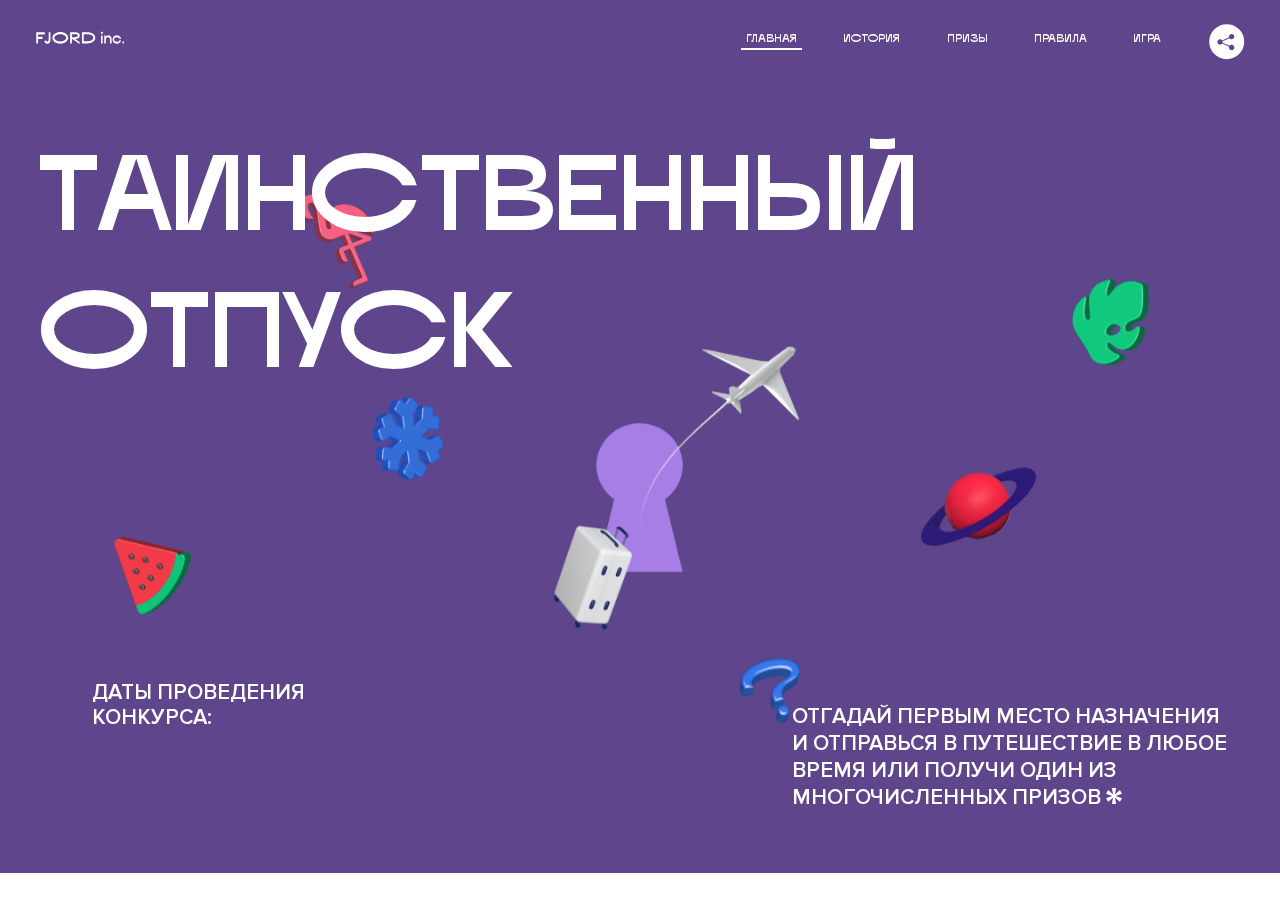
<file: 13/index.html>
<!DOCTYPE html>
<html lang="ru">

<head>
  <meta charset="UTF-8">
  <meta name="description" content="">
  <meta name="viewport" content="width=device-width, initial-scale=1.0">
  <meta http-equiv="X-UA-Compatible" content="ie=edge">
  <title>Mysterious Vacation</title>
  <link rel="stylesheet" href="css/style.min.css">
<link href="css/style.min.css" rel="stylesheet">  <base href="https://htmlacademy-animation.github.io/1741957-magic-vacation-1/13/">
</head>

<body>

  <header class="page-header js-header">
    <div class="page-header__wrapper">
      <a href="#" class="page-header__logo" aria-label="Перейти на страницу FJORD.Inc">
        <svg width="100" height="15" viewBox="0 0 100 15" fill="none" xmlns="http://www.w3.org/2000/svg">
          <path d="M0.26 1.4V14H2.276V8.906H7.334V6.44H2.276V3.848H9.872V1.4H0.26ZM12.733 14.36C15.127 14.36 16.243 12.65 16.243 9.5V1.4H14.263V8.96C14.263 11.21 13.723 11.876 12.733 11.876C11.833 11.876 11.473 11.3 11.347 10.58L9.36702 10.94C9.63702 13.046 10.663 14.36 12.733 14.36ZM18.3918 7.7C18.3918 11.372 22.3878 14.36 27.3198 14.36C32.2518 14.36 36.2478 11.372 36.2478 7.7C36.2478 4.028 32.2518 1.04 27.3198 1.04C22.3878 1.04 18.3918 4.028 18.3918 7.7ZM20.6058 7.7C20.6058 5.378 23.6118 3.524 27.3198 3.524C30.9918 3.524 33.9798 5.378 33.9798 7.7C33.9798 10.004 30.9918 11.858 27.3198 11.858C23.6118 11.858 20.6058 10.004 20.6058 7.7ZM40.403 14V8.906H40.799L49.079 14.702V12.38L44.039 8.906H44.201C47.999 8.906 49.277 7.304 49.277 5.162C49.277 3.092 47.999 1.4 44.201 1.4H38.387V14H40.403ZM43.535 3.722C45.785 3.722 47.045 4.136 47.045 5.432C47.045 6.764 45.785 7.034 43.535 7.034H40.403V3.722H43.535ZM51.6936 1.382V14H57.8676C62.7456 14 66.7236 11.534 66.7236 7.7C66.7236 3.848 62.7456 1.382 57.8676 1.382H51.6936ZM53.7096 11.624V3.722H57.5436C61.5396 3.722 64.4916 5.018 64.4916 7.7C64.4916 10.238 61.5396 11.624 57.5436 11.624H53.7096ZM73.1832 14.018H74.9832V5H73.1832V14.018ZM72.9132 1.976C72.9132 2.57 73.3992 3.092 74.0832 3.092C74.7492 3.092 75.2352 2.57 75.2352 1.976C75.2352 1.382 74.7672 0.805999 74.0832 0.805999C73.3812 0.805999 72.9132 1.382 72.9132 1.976ZM76.7867 14H78.5687V9.104C78.7487 8.006 79.5947 6.962 81.0887 6.962C82.1147 6.962 83.2667 7.448 83.2667 9.554V14H85.0487V9.014C85.0487 6.152 83.2307 4.73 81.3587 4.73C79.9187 4.73 79.0727 5.558 78.5687 6.854V5H76.7867V14ZM90.9898 14.27C93.5098 14.27 95.3818 12.506 95.7238 10.328H94.0498C93.7258 11.3 92.6998 12.02 90.9898 12.02C88.8478 12.02 87.7678 10.922 87.7678 9.59C87.7678 8.24 88.8478 6.962 90.9898 6.962C92.7538 6.962 93.7978 7.844 94.0858 8.924H95.7418C95.4358 6.71 93.6178 4.73 90.9898 4.73C88.0918 4.73 86.1298 7.124 86.1298 9.59C86.1298 12.074 88.1278 14.27 90.9898 14.27ZM97.0693 12.938C97.0693 13.658 97.5553 14.144 98.2753 14.144C98.9953 14.144 99.4813 13.658 99.4813 12.938C99.4813 12.2 98.9953 11.714 98.2753 11.714C97.5553 11.714 97.0693 12.2 97.0693 12.938Z" fill="currentColor"></path>
        </svg>
      </a>
      <button class="page-header__toggler js-menu-toggler" type="button" aria-label="Управление мобильным меню"><span>Меню</span></button>
      <nav class="page-header__nav">
        <div class="page-header__menu js-menu" id="menu">
          <ul>
            <li>
              <a class="js-menu-link active" href="#top" data-href="top">главная</a>
            </li>
            <li>
              <a class="js-menu-link js-menu-link_story" href="#story" data-href="story">история</a>
            </li>
            <li>
              <a class="js-menu-link js-menu-link_prize" href="#prizes" data-href="prizes">призы</a>
            </li>
            <li>
              <a class="js-menu-link" href="#rules" data-href="rules">правила</a>
            </li>
            <li>
              <a class="js-menu-link" href="#game" data-href="game">игра</a>
            </li>
          </ul>
        </div>
        <div class="page-header__social">
          <div class="social-block js-social-block">
            <button class="social-block__toggler" aria-label="Управлять блоком с социальными кнопками">
              <svg width="26" height="22" viewBox="0 0 27 22" fill="none" xmlns="http://www.w3.org/2000/svg">
                <path d="M19.6721 7.43664C21.6273 7.43664 23.213 5.85095 23.213 3.89566C23.213 1.94037 21.6273 0.354675 19.6721 0.354675C17.7168 0.354675 16.1311 1.94037 16.1311 3.89566C16.1311 4.19968 16.1728 4.49178 16.2458 4.77345L7.21751 8.95527C6.57519 8.05214 5.52303 7.46049 4.33078 7.46049C2.37549 7.46049 0.789795 9.04618 0.789795 11.0015C0.789795 12.9568 2.37549 14.5425 4.33078 14.5425C5.52303 14.5425 6.57668 13.9508 7.21751 13.0477L16.2458 17.2295C16.1743 17.5112 16.1311 17.8033 16.1311 18.1073C16.1311 20.0626 17.7168 21.6483 19.6721 21.6483C21.6273 21.6483 23.213 20.0626 23.213 18.1073C23.213 16.152 21.6273 14.5663 19.6721 14.5663C18.4798 14.5663 17.4262 15.158 16.7853 16.0611L7.75701 11.8793C7.82854 11.5976 7.87176 11.3055 7.87176 11.0015C7.87176 10.6974 7.83003 10.4053 7.75701 10.1237L16.7853 5.94186C17.4262 6.84499 18.4783 7.43664 19.6721 7.43664Z" fill="currentColor"></path>
              </svg>
            </button>
            <ul class="social-block__list">
              <li>
                <a class="social-block__link social-block__link--fb" href="#" aria-label="Мы на Facebook">
                  <svg width="8" height="17" viewBox="0 0 8 17" fill="none" xmlns="http://www.w3.org/2000/svg">
                    <path d="M4.24646 16.9899H1.09275L1.05793 8.49828H0V5.30707H1.05793V3.81124C1.05793 1.42084 2.57654 0 5.21735 0H7.41758V3.18585H5.30841C4.28262 3.18585 4.2478 3.48582 4.2478 4.24914V5.30707H7.42964L7.16716 8.49828H4.2478V16.9899H4.24646Z" fill="currentColor"></path>
                  </svg>
                </a>
              </li>
              <li>
                <a class="social-block__link social-block__link--insta" href="#" aria-label="Мы в Instagram">
                  <svg width="15" height="15" viewBox="0 0 15 15" fill="none" xmlns="http://www.w3.org/2000/svg">
                    <path d="M11.0197 0H4.19806C2.14246 0 0.471191 1.66993 0.471191 3.72285V10.5499C0.471191 12.6082 2.14112 14.2727 4.19806 14.2727H11.0197C13.0753 14.2727 14.7466 12.6082 14.7466 10.5499V3.72285C14.7466 1.67127 13.0753 0 11.0197 0ZM11.0197 12.4849H4.19806C3.13076 12.4849 2.26432 11.6158 2.26432 10.5512V3.72419C2.26432 2.65956 3.13076 1.79715 4.19806 1.79715H11.0197C12.087 1.79715 12.9535 2.6609 12.9535 3.72419V10.5512C12.9535 11.6145 12.087 12.4849 11.0197 12.4849Z" fill="currentColor"></path>
                    <path d="M7.60887 3.11084C5.38989 3.11084 3.58203 4.9187 3.58203 7.14036C3.58203 9.35532 5.38989 11.1645 7.60887 11.1645C9.83053 11.1645 11.6357 9.35666 11.6357 7.14036C11.6357 4.9187 9.83053 3.11084 7.60887 3.11084ZM7.60887 9.36871C6.37551 9.36871 5.37784 8.37372 5.37784 7.14036C5.37784 5.90699 6.37551 4.90665 7.60887 4.90665C8.83822 4.90665 9.84259 5.90833 9.84259 7.14036C9.84392 8.37238 8.83822 9.36871 7.60887 9.36871Z" fill="currentColor"></path>
                    <path d="M11.3573 2.35962C10.8256 2.35962 10.3931 2.79752 10.3931 3.32381C10.3931 3.85546 10.8256 4.29336 11.3573 4.29336C11.8862 4.29336 12.3215 3.85546 12.3215 3.32381C12.3215 2.79752 11.8862 2.35962 11.3573 2.35962Z" fill="currentColor"></path>
                  </svg>
                </a>
              </li>
              <li>
                <a class="social-block__link social-block__link--vk" href="#" aria-label="Мы ВКонтакте">
                  <svg width="17" height="10" viewBox="0 0 17 10" fill="none" xmlns="http://www.w3.org/2000/svg">
                    <path d="M14.1234 4.9002C14.1234 4.9002 16.3623 1.72708 16.5866 0.680242C16.6595 0.312285 16.4947 0.103188 16.1069 0.103188C16.1069 0.103188 14.8193 0.103188 14.168 0.103188C13.7235 0.103188 13.5587 0.293278 13.4235 0.579768C13.4235 0.579768 12.3724 2.82553 11.0969 4.24712C10.6861 4.70333 10.4781 4.84318 10.2511 4.84318C10.0646 4.84318 9.98625 4.6911 9.98625 4.27834V0.649016C9.98625 0.147997 9.92545 0.00135496 9.5066 0.00135496H6.39628C6.15578 0.00135496 6.0085 0.134417 6.0085 0.324506C6.0085 0.801084 6.73406 0.908351 6.73406 2.20231V4.87305C6.73406 5.40529 6.70569 5.61575 6.45303 5.61575C5.78016 5.61575 4.19528 3.30618 3.30623 0.678887C3.12923 0.145282 2.93737 0 2.43475 0H0.486409C0.205373 0 0 0.190085 0 0.476576C0 0.991172 0.60666 3.40801 2.99277 6.64358C4.59927 8.8201 6.70569 10 8.60269 10C9.76196 10 10.0416 9.80312 10.0416 9.31432V7.63883C10.0416 7.22607 10.2065 7.04956 10.4429 7.04956C10.7078 7.04956 11.1847 7.13238 12.2805 8.22268C13.5843 9.47862 13.6762 10 14.3896 10H16.5676C16.7919 10 17 9.89273 17 9.52342C17 9.02919 16.3623 8.15343 15.384 7.10659C14.9801 6.56755 14.3302 5.98914 14.1248 5.72301C13.8275 5.40801 13.9154 5.23014 14.1234 4.9002Z" fill="currentColor"></path>
                  </svg>
                </a>
              </li>
            </ul>
          </div>
        </div>
      </nav>
    </div>
  </header>

  <main class="page-content">

    <section class="animation-screen"></section>
    <section class="screen screen--hidden screen--intro js-scrollspy" id="top">
      <div class="screen__wrapper">
        <div class="intro">
          <h1 class="intro__title">Таинственный отпуск</h1>
          <div class="intro__content">
            <div class="intro__info">
              <p class="intro__label">Даты проведения конкурса:</p>
              <p class="intro__date">01 — 31.05 / 2020</p>
            </div>
            <div class="intro__message">
              <p>
                Отгадай первым место назначения и&nbsp;отправься в&nbsp;путешествие в&nbsp;любое время или получи один
                из многочисленных призов
                <svg width="16" height="16" viewBox="0 0 10 10" fill="none" xmlns="http://www.w3.org/2000/svg">
                  <path d="M0 6.35337L3.90271 4.99012L0 3.64663L1.34615 1.32374L4.44287 4.01073L3.67364 0H6.34615L5.57692 4.01073L8.65385 1.32374L10 3.64663L6.13405 4.99012L10 6.35337L8.65385 8.65651L5.57692 5.98927L6.34615 10H3.67364L4.44287 5.96952L1.34615 8.65651L0 6.35337Z" fill="currentColor"></path>
                </svg>
              </p>
            </div>
          </div>
        </div>
      </div>
      <div class="screen__footer js-footer">
        <button class="screen__footer-enlarge js-footer-toggler" type="button" aria-label="Показать сообщение">
          <svg width="10" height="10" viewBox="0 0 10 10" fill="none" xmlns="http://www.w3.org/2000/svg">
            <path d="M0 6.35337L3.90271 4.99012L0 3.64663L1.34615 1.32374L4.44287 4.01073L3.67364 0H6.34615L5.57692 4.01073L8.65385 1.32374L10 3.64663L6.13405 4.99012L10 6.35337L8.65385 8.65651L5.57692 5.98927L6.34615 10H3.67364L4.44287 5.96952L1.34615 8.65651L0 6.35337Z" fill="currentColor"></path>
          </svg>
        </button>
        <button class="screen__footer-collapse js-footer-toggler" type="button" aria-label="Скрыть сообщение">
          <svg width="13" height="13" viewBox="0 0 13 13" fill="none" xmlns="http://www.w3.org/2000/svg">
            <line x1="12.3536" y1="0.353553" x2="0.738349" y2="11.9688" stroke="currentColor"></line>
            <line x1="0.738319" y1="0.539925" x2="12.3535" y2="12.1551" stroke="currentColor"></line>
          </svg>
        </button>
        <div class="screen__footer-wrapper">
          <div class="screen__footer-announce">
            <p class="screen__footer-label">Даты проведения конкурса:</p>
            <p class="screen__footer-date">01 — 31.05 / 2020</p>
          </div>
          <div class="screen__footer-note">
            <p>
              <svg width="10" height="10" viewBox="0 0 10 10" fill="none" xmlns="http://www.w3.org/2000/svg">
                <path d="M0 6.35337L3.90271 4.99012L0 3.64663L1.34615 1.32374L4.44287 4.01073L3.67364 0H6.34615L5.57692 4.01073L8.65385 1.32374L10 3.64663L6.13405 4.99012L10 6.35337L8.65385 8.65651L5.57692 5.98927L6.34615 10H3.67364L4.44287 5.96952L1.34615 8.65651L0 6.35337Z" fill="currentColor"></path>
              </svg>
              <span>Победители могут выбрать любые 14 дней подряд в&nbsp;течение двух лет с&nbsp;даты окончания
                конкурса. Победители могут воспользоваться путевкой сами или подарить другому лицу.</span>
            </p>
          </div>
        </div>
      </div>
    </section>

    <section class="screen screen--hidden screen--story js-scrollspy" id="story">

      <div class="slider swiper-container js-slider">

        <div class="swiper-wrapper">

          <div class="slider__item swiper-slide">
            <h2 class="slider__item-title">История</h2>
            <p class="slider__item-text">Джеймс Таргет был основателем компании &laquo;Fjord Inc.&raquo;. С&nbsp;1965
              года &laquo;Fjord Inc.&raquo; прославилась надёжными и&nbsp;удобными чемоданами и&nbsp;аксессуарами для
              туристов.</p>
          </div>

          <div class="slider__item swiper-slide">
            <p class="slider__item-text">Когда Джеймсу было 7&nbsp;лет, в&nbsp;их&nbsp;доме гостил дядюшка
              и&nbsp;развлекал детей рассказами о&nbsp;своей поездке в&nbsp;место, показавшееся малышу Таргету
              невероятным. Тогда Джеймс решил, что однажды посетит его, но&nbsp;не&nbsp;будет рассказывать о&nbsp;мечте,
              пока не&nbsp;осуществит.</p>
          </div>

          <div class="slider__item swiper-slide">
            <p class="slider__item-text">Джеймс Таргет стал увлеченным путешественником. Он&nbsp;посетил
              5&nbsp;континентов, 126&nbsp;стран.</p>
          </div>

          <div class="slider__item swiper-slide">
            <p class="slider__item-text">Он&nbsp;сплавлялся по&nbsp;Амазонке и&nbsp;погружался в&nbsp;пещеры Франции,
              медитировал в&nbsp;горах Тибета и&nbsp;пожимал руку вождя племени Акугауа.</p>
          </div>

          <div class="slider__item swiper-slide">
            <p class="slider__item-text">Из&nbsp;своих поездок Джеймс Таргет привозил идеи, как сделать свои чемоданы
              &laquo;Fjord Inc.&raquo; удобными и&nbsp;приспособленными к&nbsp;разным дорожным условиям.</p>
          </div>

          <div class="slider__item swiper-slide">
            <p class="slider__item-text">Всё это время Джеймс не&nbsp;оставлял идею поездки своей мечты. Однако, как
              только он&nbsp;брался за&nbsp;планирование, возникали препятствия, не&nbsp;позволяющие отправиться туда.
            </p>
          </div>

          <div class="slider__item swiper-slide">
            <p class="slider__item-text">В&nbsp;возрасте 67&nbsp;лет Джеймс Таргет попал под лавину и&nbsp;погиб.
              В&nbsp;своём завещании он&nbsp;поручил отправить в&nbsp;заветное путешествие трёх смельчаков, единых
              с&nbsp;ним духом.</p>
          </div>

          <div class="slider__item swiper-slide">
            <p class="slider__item-text">Тех, кто сможет узнать таинственное место, задавая вопросы специально
              обученному ИИ&nbsp;&laquo;Соне&raquo;, ждет фантастическое путешествие.</p>
          </div>
        </div>
        <div class="slider__controls">
          <button class="slider__control slider__control--prev js-control-prev" type="button" aria-label="Показать предыдущую историю">
            <svg width="12" height="22" viewBox="0 0 12 22" fill="none" xmlns="http://www.w3.org/2000/svg">
              <path d="M11 1L1 11L11 21" stroke="currentColor" stroke-width="2" stroke-linejoin="round"></path>
            </svg>
          </button>
          <button class="slider__control slider__control--next js-control-next" type="button" aria-label="Показать следующую историю">
            <svg width="12" height="22" viewBox="0 0 12 22" fill="none" xmlns="http://www.w3.org/2000/svg">
              <path d="M1 1L11 11L1 21" stroke="currentColor" stroke-width="2" stroke-linejoin="round"></path>
            </svg>
          </button>
        </div>
        <div class="slider__pagination swiper-pagination"></div>
      </div>
      <div class="screen--story-transition"></div>
    </section>

    <section class="screen screen--hidden screen--prizes js-scrollspy" id="prizes">
      <div class="screen__wrapper">
        <div class="prizes">
          <h2 class="prizes__title">Призы</h2>
          <div class="prizes__lead">
            <p>Найди ответ и&nbsp;получи один из&nbsp;призов:</p>
          </div>
          <ul class="prizes__list">
            <li class="prizes__item prizes__item--journeys">
              <div class="prizes__icon">
                <picture>
                  <source srcset="img/prize1-mob.svg" media="(orientation: portrait)">
                  <img class="prize-1">
                </picture>
              </div>
              <p class="prizes__desc">
                <b>3</b>
                <span>загадочных путешествия</span>
              </p>
            </li>
            <li class="prizes__item prizes__item--cases">
              <div class="prizes__icon">
                <picture>
                  <source srcset="img/prize2-mob.svg" media="(orientation: portrait)">
                  <img class="prize-2" alt="">
                </picture>
              </div>
              <p class="prizes__desc">
                <b>7</b>
                <span>надежных чемоданов</span>
              </p>
            </li>
            <li class="prizes__item prizes__item--codes">
              <div class="prizes__icon">
                <picture>
                  <source srcset="img/prize3-mob.svg" media="(orientation: portrait)">
                  <img src="img/additional-award.svg" alt="">
                </picture>
              </div>
              <p class="prizes__desc">
                <b>900</b>
                <span>
                  промокодов на&nbsp;скидку 15%
                  <svg width="10" height="10" viewBox="0 0 10 10" fill="none" xmlns="http://www.w3.org/2000/svg">
                    <path d="M0 6.35337L3.90271 4.99012L0 3.64663L1.34615 1.32374L4.44287 4.01073L3.67364 0H6.34615L5.57692 4.01073L8.65385 1.32374L10 3.64663L6.13405 4.99012L10 6.35337L8.65385 8.65651L5.57692 5.98927L6.34615 10H3.67364L4.44287 5.96952L1.34615 8.65651L0 6.35337Z" fill="currentColor"></path>
                  </svg>
                </span>
              </p>
            </li>
          </ul>
        </div>
      </div>
      <div class="screen__footer js-footer">
        <button class="screen__footer-enlarge js-footer-toggler" type="button" aria-label="Показать сообщение">
          <svg width="10" height="10" viewBox="0 0 10 10" fill="none" xmlns="http://www.w3.org/2000/svg">
            <path d="M0 6.35337L3.90271 4.99012L0 3.64663L1.34615 1.32374L4.44287 4.01073L3.67364 0H6.34615L5.57692 4.01073L8.65385 1.32374L10 3.64663L6.13405 4.99012L10 6.35337L8.65385 8.65651L5.57692 5.98927L6.34615 10H3.67364L4.44287 5.96952L1.34615 8.65651L0 6.35337Z" fill="currentColor"></path>
          </svg>
        </button>
        <button class="screen__footer-collapse js-footer-toggler" type="button" aria-label="Скрыть сообщение">
          <svg width="13" height="13" viewBox="0 0 13 13" fill="none" xmlns="http://www.w3.org/2000/svg">
            <line x1="12.3536" y1="0.353553" x2="0.738349" y2="11.9688" stroke="currentColor"></line>
            <line x1="0.738319" y1="0.539925" x2="12.3535" y2="12.1551" stroke="currentColor"></line>
          </svg>
        </button>
        <div class="screen__footer-wrapper">
          <div class="screen__footer-announce">
            <p class="screen__footer-label">Даты проведения конкурса:</p>
            <p class="screen__footer-date">01 — 31.05 / 2020</p>
          </div>
          <div class="screen__footer-note">
            <p>
              <svg width="10" height="10" viewBox="0 0 10 10" fill="none" xmlns="http://www.w3.org/2000/svg">
                <path d="M0 6.35337L3.90271 4.99012L0 3.64663L1.34615 1.32374L4.44287 4.01073L3.67364 0H6.34615L5.57692 4.01073L8.65385 1.32374L10 3.64663L6.13405 4.99012L10 6.35337L8.65385 8.65651L5.57692 5.98927L6.34615 10H3.67364L4.44287 5.96952L1.34615 8.65651L0 6.35337Z" fill="currentColor"></path>
              </svg>
              <span>Скидка&nbsp;15% на&nbsp;единоразовое приобретение путёвки с&nbsp;1&nbsp;июня 2020
                по&nbsp;31&nbsp;мая 2022&nbsp;года. Суммируется с&nbsp;другими акциями</span>
            </p>
          </div>
        </div>
      </div>
    </section>

    <section class="screen screen--hidden screen--rules js-scrollspy" id="rules">
      <div class="screen__wrapper">
        <div class="rules">
          <h2 class="rules__title">Правила</h2>
          <div class="rules__lead">
            <p>Для того чтобы получить наследство Джеймса Таргета, тебе нужно выведать у&nbsp;&laquo;Сони&raquo;, куда
              предстоит отправиться тебе в&nbsp;случае победы</p>
          </div>
          <ol class="rules__list">
            <li class="rules__item">
              <div class="rules__circle"></div>
              <div class="rules__circle-text">1</div>
              <p>Тебе отводится <br>5&nbsp;минут</p>
            </li>
            <li class="rules__item">
              <div class="rules__circle"></div>
              <div class="rules__circle-text">2</div>
              <p>Задавай любые вопросы в&nbsp;текстовом поле</p>
            </li>
            <li class="rules__item">
              <div class="rules__circle"></div>
              <div class="rules__circle-text">3</div>
              <p>Нажимай кнопку &laquo;Узнать&raquo;, чтобы получить ответ</p>
            </li>
            <li class="rules__item">
              <div class="rules__circle"></div>
              <div class="rules__circle-text">4</div>
              <p>&laquo;Соня&raquo; может отвечать только&nbsp;Да или Нет</p>
            </li>
          </ol>
          <a href="#game" class="rules__link btn"><span>Погнали!</span></a>
        </div>
      </div>
      <div class="screen__disclaimer">
        <div class="disclaimer">
          <ul>
            <li>
              <a href="#">Правовая информация</a>
            </li>
            <li>
              <a href="#">Подробные правила</a>
            </li>
          </ul>
        </div>
      </div>
    </section>

    <section class="screen screen--hidden screen--game js-scrollspy" id="game">
      <div class="screen__wrapper">
        <div class="game">
          <div class="game__header">
            <h2 class="game__title">Игра</h2>
            <div class="game__counter">
              <span>05</span>:<span>00</span>
            </div>
          </div>
          <div class="game__body">
            <div class="chat">
              <div class="chat__body js-chat">
                <ul class="chat__list" id="messages"></ul>
              </div>
              <div class="chat__footer">
                <form action="#" method="post" class="form" id="message-form">
                  <label for="message-field" class="visually-hidden">Поле для ввода вопроса</label>
                  <input type="text" class="form__field" id="message-field">
                  <button class="form__button btn">
                    Узнать
                    <svg width="18" height="19" viewBox="0 0 18 19" fill="none" xmlns="http://www.w3.org/2000/svg">
                      <path stroke="currentColor" stroke-width="2" d="M9 19V1"></path>
                      <path d="M1 9l8-8 8 8" stroke="currentColor" stroke-width="2" stroke-linejoin="round"></path>
                    </svg>
                  </button>
                </form>
              </div>
            </div>
          </div>
          <!-- временные кнопки для показа результата -->
          <div class="game__buttons">
            <button class="game__button btn js-show-result" type="button" data-target="result">Положительный
              результат</button>
            <button class="game__button btn js-show-result" type="button" data-target="result2">Положительный результат
              - 2</button>
            <button class="game__button btn js-show-result" type="button" data-target="result3">Отрицательный
              результат</button>
          </div>
        </div>
      </div>
    </section>

    <section class="screen screen--hidden screen--result" id="result">
      <div class="screen__wrapper">
        <div class="result result--trip">
          <div class="result__image">
            <picture>
              <source srcset="img/result1-mob.png 1x, img/result1-mob@2x.png 2x" media="(max-width: 768px) and (orientation: portrait)">
              <img src="img/result1.png" srcset="img/result1@2x.png 2x" alt="">
            </picture>
          </div>
          <h2 class="result__title">
            <span class="visually-hidden">ПОбеда!</span>
            <svg class="svg-win" xmlns="http://www.w3.org/2000/svg" viewBox="0 0 568.85 109.24">
              <path d="M16,24.44V92H2.6V8H75V92H61.52V24.44H16Z" transform="translate(-2.1 -1.5)" fill="none" stroke="currentColor"></path>
              <path d="M148.76,5.6c32.88,0,59.52,19.92,59.52,44.4s-26.64,44.4-59.52,44.4S89.24,74.48,89.24,50,115.88,5.6,148.76,5.6Zm0,72.12c24.48,0,44.4-12.36,44.4-27.72s-19.92-27.84-44.4-27.84C124,22.16,104,34.52,104,50S124,77.72,148.76,77.72Z" transform="translate(-2.1 -1.5)" fill="none" stroke="currentColor"></path>
              <path d="M287.36,8V24.44H236v14.4h25.32c25.44,0,34,11.16,34,26.52,0,15.6-8.52,26.64-34,26.64H222.56V8h64.8ZM256.88,76.52c15.12,0,23.52-2,23.52-11.52S272,54.44,256.88,54.44H236V76.52h20.88Z" transform="translate(-2.1 -1.5)" fill="none" stroke="currentColor"></path>
              <path d="M371.47,8V24.44H320.84V41.6h33.6V58h-33.6V75.56h50.64V92H307.4V8h64.08Z" transform="translate(-2.1 -1.5)" fill="none" stroke="currentColor"></path>
              <path d="M382.39,110.24V75.56h7.44c4.56-4.68,7.8-18.36,8.76-56L399,8h48.6V75.56h10v34.68H442.87V92H397v18.24H382.39Zm51.72-34.68V24.44H411.55v3.12c-0.48,22.44-3.24,37.68-7.2,48h29.76Z" transform="translate(-2.1 -1.5)" fill="none" stroke="currentColor"></path>
              <path d="M463.75,92l28-84h27.12l28.08,84H533.47l-7.8-23.52h-37.8L480.07,92H463.75Zm56.64-40L507,11.84,493.51,52h26.88Z" transform="translate(-2.1 -1.5)" fill="none" stroke="currentColor"></path>
              <path d="M554.12,70.4L555.55,2H569l1.44,68.4H554.12Zm8.28,6.36c4.8,0,8,3.24,8,8.16a8,8,0,1,1-16.08,0C554.35,80,557.59,76.76,562.39,76.76Z" transform="translate(-2.1 -1.5)" fill="none" stroke="currentColor"></path>
            </svg>
          </h2>
          <div class="result__text">
            <p>ты&nbsp;отправляешься в&nbsp;Арктику!</p>
          </div>
          <div class="result__form">
            <form action="#" method="post" class="form form--result">
              <label for="email-field" class="form__label">зарегистрируй результат</label>
              <input type="email" class="form__field" id="email-field" placeholder="e-mail для регистации результата и получения приза" required="">
              <button class="form__button btn">
                отправить
                <svg width="18" height="19" viewBox="0 0 18 19" fill="none" xmlns="http://www.w3.org/2000/svg">
                  <path stroke="currentColor" stroke-width="2" d="M9 19V1"></path>
                  <path d="M1 9l8-8 8 8" stroke="currentColor" stroke-width="2" stroke-linejoin="round"></path>
                </svg>
              </button>
            </form>
          </div>
        </div>
      </div>
    </section>

    <section class="screen screen--hidden screen--result" id="result2">
      <div class="screen__wrapper">
        <div class="result result--prize">
          <div class="result__image">
            <!-- <picture>
              <source srcset="img/result2-mob.png 1x, img/result2-mob@2x.png 2x"
                media="(max-width: 768px) and (orientation: portrait)">
              <img src="img/result2.png" srcset="img/result2@2x.png 2x" alt="">
            </picture> -->
            <div class="result__image-container">
              <picture>
                <img src="img/win-suitcase/leaf blue 1.png" alt="">
              </picture>
              <picture>
                <img src="img/win-suitcase/leaf blue 2.png" alt="">
              </picture>
              <picture>
                <img src="img/win-suitcase/leaf green.png" alt="">
              </picture>
              <picture>
                <img src="img/win-suitcase/suitcase_700.png" alt="">
              </picture>
              <picture>
                <img src="img/win-suitcase/flamingo_700.png" alt="">
              </picture>
            </div>


          </div>
          <h2 class="result__title">
            <span class="visually-hidden">ПОбеда!</span>
            <svg class="svg-win" xmlns="http://www.w3.org/2000/svg" viewBox="0 0 568.85 109.24">
              <path d="M16,24.44V92H2.6V8H75V92H61.52V24.44H16Z" transform="translate(-2.1 -1.5)" fill="none" stroke="currentColor"></path>
              <path d="M148.76,5.6c32.88,0,59.52,19.92,59.52,44.4s-26.64,44.4-59.52,44.4S89.24,74.48,89.24,50,115.88,5.6,148.76,5.6Zm0,72.12c24.48,0,44.4-12.36,44.4-27.72s-19.92-27.84-44.4-27.84C124,22.16,104,34.52,104,50S124,77.72,148.76,77.72Z" transform="translate(-2.1 -1.5)" fill="none" stroke="currentColor"></path>
              <path d="M287.36,8V24.44H236v14.4h25.32c25.44,0,34,11.16,34,26.52,0,15.6-8.52,26.64-34,26.64H222.56V8h64.8ZM256.88,76.52c15.12,0,23.52-2,23.52-11.52S272,54.44,256.88,54.44H236V76.52h20.88Z" transform="translate(-2.1 -1.5)" fill="none" stroke="currentColor"></path>
              <path d="M371.47,8V24.44H320.84V41.6h33.6V58h-33.6V75.56h50.64V92H307.4V8h64.08Z" transform="translate(-2.1 -1.5)" fill="none" stroke="currentColor"></path>
              <path d="M382.39,110.24V75.56h7.44c4.56-4.68,7.8-18.36,8.76-56L399,8h48.6V75.56h10v34.68H442.87V92H397v18.24H382.39Zm51.72-34.68V24.44H411.55v3.12c-0.48,22.44-3.24,37.68-7.2,48h29.76Z" transform="translate(-2.1 -1.5)" fill="none" stroke="currentColor"></path>
              <path d="M463.75,92l28-84h27.12l28.08,84H533.47l-7.8-23.52h-37.8L480.07,92H463.75Zm56.64-40L507,11.84,493.51,52h26.88Z" transform="translate(-2.1 -1.5)" fill="none" stroke="currentColor"></path>
              <path d="M554.12,70.4L555.55,2H569l1.44,68.4H554.12Zm8.28,6.36c4.8,0,8,3.24,8,8.16a8,8,0,1,1-16.08,0C554.35,80,557.59,76.76,562.39,76.76Z" transform="translate(-2.1 -1.5)" fill="none" stroke="currentColor"></path>
            </svg>
          </h2>
          <div class="result__text">
            <p>чемодан &laquo;Fjord&nbsp;Inc.&raquo;&nbsp;твой</p>
          </div>
          <div class="result__form">
            <form action="#" method="post" class="form form--result">
              <label for="email-field2" class="form__label">зарегистрируй результат</label>
              <input type="email" class="form__field" id="email-field2" placeholder="e-mail для регистации результата и получения приза" required="">
              <button class="form__button btn">
                отправить
                <svg width="18" height="19" viewBox="0 0 18 19" fill="none" xmlns="http://www.w3.org/2000/svg">
                  <path stroke="currentColor" stroke-width="2" d="M9 19V1"></path>
                  <path d="M1 9l8-8 8 8" stroke="currentColor" stroke-width="2" stroke-linejoin="round"></path>
                </svg>
              </button>
            </form>
          </div>
        </div>
      </div>
    </section>

    <section class="screen screen--hidden screen--result" id="result3">
      <div class="screen__wrapper">
        <div class="result result--negative">
          <div class="result__image">
            <picture>
              <source srcset="img/result3-mob.png 1x, img/result3-mob@2x.png 2x" media="(max-width: 768px) and (orientation: portrait)">
              <img src="img/result3.png" srcset="img/result3@2x.png 2x" alt="">
            </picture>
          </div>
          <h2 class="result__title">
            <span class="visually-hidden">Не угадал!</span>
            <svg class="svg-lose" xmlns="http://www.w3.org/2000/svg" viewBox="0 0 660.77 109.24">
              <path d="M2.66,92V8H16.1V42.2H53.3V8H66.74V92H53.3V58.64H16.1V92H2.66Z" transform="translate(-2.16 -1.5)" fill="none" stroke="currentColor"></path>
              <path d="M147.62,8V24.44H97V41.6h33.6V58H97V75.56h50.64V92H83.54V8h64.08Z" transform="translate(-2.16 -1.5)" fill="none" stroke="currentColor"></path>
              <path d="M199.22,8l20.52,42.36L235.34,8h16.44l-31,84H204.38l9.48-25.92L185.78,8h13.44Z" transform="translate(-2.16 -1.5)" fill="none" stroke="currentColor"></path>
              <path d="M273.74,24.44V92H260.3V8h50.16V24.44H273.74Z" transform="translate(-2.16 -1.5)" fill="none" stroke="currentColor"></path>
              <path d="M307.1,92l28-84h27.12l28.08,84H376.82L369,68.48h-37.8L323.42,92H307.1Zm56.64-40L350.3,11.84,336.86,52h26.88Z" transform="translate(-2.16 -1.5)" fill="none" stroke="currentColor"></path>
              <path d="M396.38,110.24V75.56h7.44c4.56-4.68,7.8-18.36,8.76-56L412.94,8h48.6V75.56h10v34.68H456.86V92H411v18.24H396.38ZM448.1,75.56V24.44H425.54v3.12c-0.48,22.44-3.24,37.68-7.2,48H448.1Z" transform="translate(-2.16 -1.5)" fill="none" stroke="currentColor"></path>
              <path d="M477.74,92l28-84h27.12L560.9,92H547.46l-7.8-23.52h-37.8L494.06,92H477.74Zm56.64-40-13.44-40.2L507.5,52h26.88Z" transform="translate(-2.16 -1.5)" fill="none" stroke="currentColor"></path>
              <path d="M568.7,76.88a13.77,13.77,0,0,0,5,1c6.6,0,10.44-6.24,12-58.32L586.22,8h46.2V92H619V24.44H598.82l-0.12,3.12C597.14,81,589,94.4,573.74,94.4a28.55,28.55,0,0,1-6.72-.84Z" transform="translate(-2.16 -1.5)" fill="none" stroke="currentColor"></path>
              <path d="M646.1,70.4L647.54,2H661l1.44,68.4H646.1Zm8.28,6.36c4.8,0,8,3.24,8,8.16a8,8,0,0,1-16.08,0C646.34,80,649.58,76.76,654.38,76.76Z" transform="translate(-2.16 -1.5)" fill="none" stroke="currentColor"></path>
            </svg>
          </h2>
          <button class="result__button js-play" type="button">
            не сдавайся!
            <span>
              <svg width="27" height="22" viewBox="0 0 27 22" fill="none" xmlns="http://www.w3.org/2000/svg">
                <path d="M10.6899 1.47998C5.42992 1.47998 1.16992 5.73998 1.16992 11C1.16992 16.26 5.42992 20.52 10.6899 20.52C15.9499 20.52 20.2099 16.26 20.2099 11V7.13998" stroke="currentColor" stroke-width="2" stroke-miterlimit="10"></path>
                <path d="M15.1099 12.5099L20.1499 7.13989L25.3099 12.6299" stroke="currentColor" stroke-width="2" stroke-miterlimit="10" stroke-linejoin="round"></path>
              </svg>
            </span>
          </button>
        </div>
      </div>
    </section>

  </main>

<script src="js/script.js"></script></body>

</html>
</file>
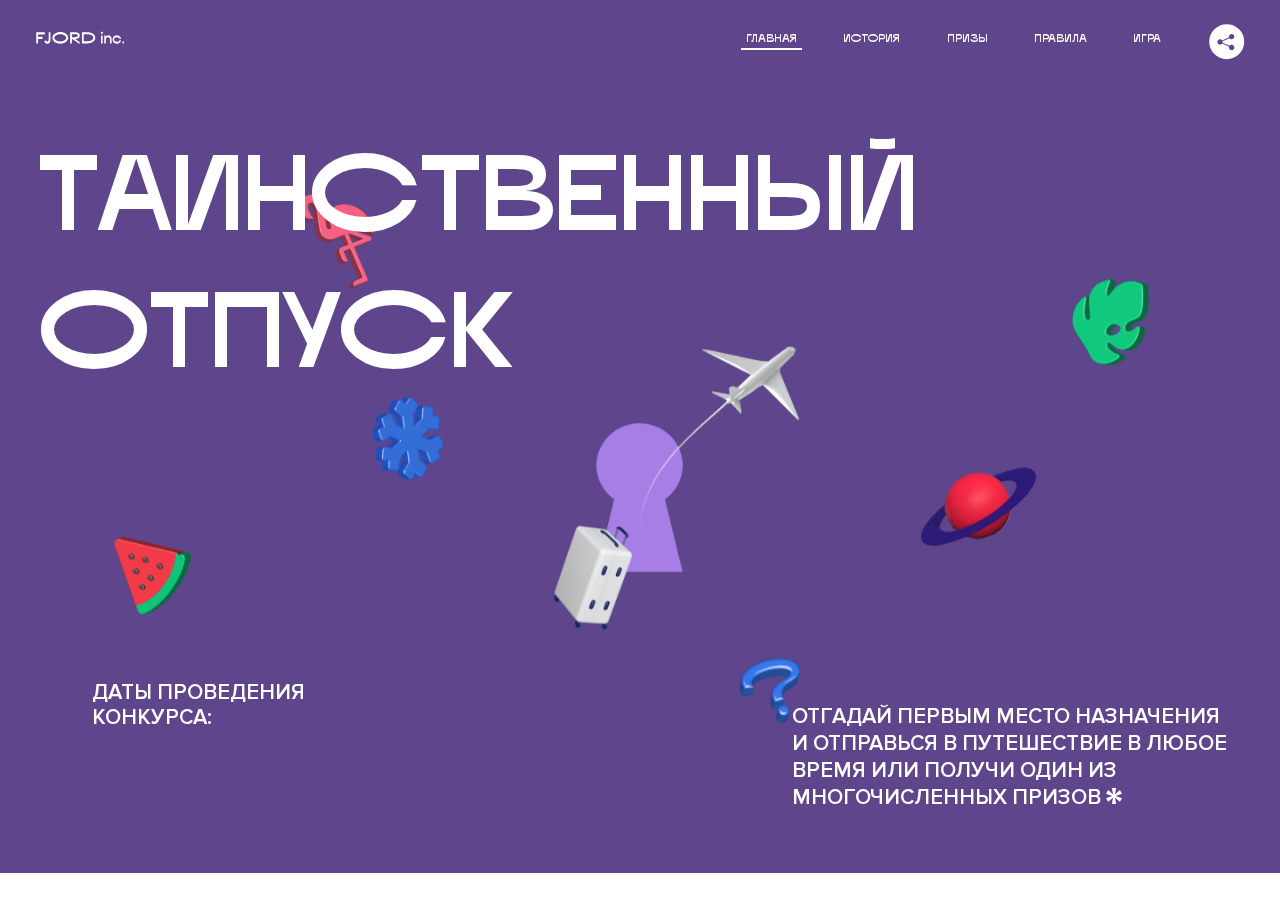
<file: 14/index.html>
<!DOCTYPE html>
<html lang="ru">

<head>
  <meta charset="UTF-8">
  <meta name="description" content="">
  <meta name="viewport" content="width=device-width, initial-scale=1.0">
  <meta http-equiv="X-UA-Compatible" content="ie=edge">
  <title>Mysterious Vacation</title>
  <link rel="stylesheet" href="css/style.min.css">
<link href="css/style.min.css" rel="stylesheet">  <base href="https://htmlacademy-animation.github.io/1741957-magic-vacation-1/14/">
</head>

<body>

  <header class="page-header js-header">
    <div class="page-header__wrapper">
      <a href="#" class="page-header__logo" aria-label="Перейти на страницу FJORD.Inc">
        <svg width="100" height="15" viewBox="0 0 100 15" fill="none" xmlns="http://www.w3.org/2000/svg">
          <path d="M0.26 1.4V14H2.276V8.906H7.334V6.44H2.276V3.848H9.872V1.4H0.26ZM12.733 14.36C15.127 14.36 16.243 12.65 16.243 9.5V1.4H14.263V8.96C14.263 11.21 13.723 11.876 12.733 11.876C11.833 11.876 11.473 11.3 11.347 10.58L9.36702 10.94C9.63702 13.046 10.663 14.36 12.733 14.36ZM18.3918 7.7C18.3918 11.372 22.3878 14.36 27.3198 14.36C32.2518 14.36 36.2478 11.372 36.2478 7.7C36.2478 4.028 32.2518 1.04 27.3198 1.04C22.3878 1.04 18.3918 4.028 18.3918 7.7ZM20.6058 7.7C20.6058 5.378 23.6118 3.524 27.3198 3.524C30.9918 3.524 33.9798 5.378 33.9798 7.7C33.9798 10.004 30.9918 11.858 27.3198 11.858C23.6118 11.858 20.6058 10.004 20.6058 7.7ZM40.403 14V8.906H40.799L49.079 14.702V12.38L44.039 8.906H44.201C47.999 8.906 49.277 7.304 49.277 5.162C49.277 3.092 47.999 1.4 44.201 1.4H38.387V14H40.403ZM43.535 3.722C45.785 3.722 47.045 4.136 47.045 5.432C47.045 6.764 45.785 7.034 43.535 7.034H40.403V3.722H43.535ZM51.6936 1.382V14H57.8676C62.7456 14 66.7236 11.534 66.7236 7.7C66.7236 3.848 62.7456 1.382 57.8676 1.382H51.6936ZM53.7096 11.624V3.722H57.5436C61.5396 3.722 64.4916 5.018 64.4916 7.7C64.4916 10.238 61.5396 11.624 57.5436 11.624H53.7096ZM73.1832 14.018H74.9832V5H73.1832V14.018ZM72.9132 1.976C72.9132 2.57 73.3992 3.092 74.0832 3.092C74.7492 3.092 75.2352 2.57 75.2352 1.976C75.2352 1.382 74.7672 0.805999 74.0832 0.805999C73.3812 0.805999 72.9132 1.382 72.9132 1.976ZM76.7867 14H78.5687V9.104C78.7487 8.006 79.5947 6.962 81.0887 6.962C82.1147 6.962 83.2667 7.448 83.2667 9.554V14H85.0487V9.014C85.0487 6.152 83.2307 4.73 81.3587 4.73C79.9187 4.73 79.0727 5.558 78.5687 6.854V5H76.7867V14ZM90.9898 14.27C93.5098 14.27 95.3818 12.506 95.7238 10.328H94.0498C93.7258 11.3 92.6998 12.02 90.9898 12.02C88.8478 12.02 87.7678 10.922 87.7678 9.59C87.7678 8.24 88.8478 6.962 90.9898 6.962C92.7538 6.962 93.7978 7.844 94.0858 8.924H95.7418C95.4358 6.71 93.6178 4.73 90.9898 4.73C88.0918 4.73 86.1298 7.124 86.1298 9.59C86.1298 12.074 88.1278 14.27 90.9898 14.27ZM97.0693 12.938C97.0693 13.658 97.5553 14.144 98.2753 14.144C98.9953 14.144 99.4813 13.658 99.4813 12.938C99.4813 12.2 98.9953 11.714 98.2753 11.714C97.5553 11.714 97.0693 12.2 97.0693 12.938Z" fill="currentColor"></path>
        </svg>
      </a>
      <button class="page-header__toggler js-menu-toggler" type="button" aria-label="Управление мобильным меню"><span>Меню</span></button>
      <nav class="page-header__nav">
        <div class="page-header__menu js-menu" id="menu">
          <ul>
            <li>
              <a class="js-menu-link active" href="#top" data-href="top">главная</a>
            </li>
            <li>
              <a class="js-menu-link js-menu-link_story" href="#story" data-href="story">история</a>
            </li>
            <li>
              <a class="js-menu-link js-menu-link_prize" href="#prizes" data-href="prizes">призы</a>
            </li>
            <li>
              <a class="js-menu-link" href="#rules" data-href="rules">правила</a>
            </li>
            <li>
              <a class="js-menu-link" href="#game" data-href="game">игра</a>
            </li>
          </ul>
        </div>
        <div class="page-header__social">
          <div class="social-block js-social-block">
            <button class="social-block__toggler" aria-label="Управлять блоком с социальными кнопками">
              <svg width="26" height="22" viewBox="0 0 27 22" fill="none" xmlns="http://www.w3.org/2000/svg">
                <path d="M19.6721 7.43664C21.6273 7.43664 23.213 5.85095 23.213 3.89566C23.213 1.94037 21.6273 0.354675 19.6721 0.354675C17.7168 0.354675 16.1311 1.94037 16.1311 3.89566C16.1311 4.19968 16.1728 4.49178 16.2458 4.77345L7.21751 8.95527C6.57519 8.05214 5.52303 7.46049 4.33078 7.46049C2.37549 7.46049 0.789795 9.04618 0.789795 11.0015C0.789795 12.9568 2.37549 14.5425 4.33078 14.5425C5.52303 14.5425 6.57668 13.9508 7.21751 13.0477L16.2458 17.2295C16.1743 17.5112 16.1311 17.8033 16.1311 18.1073C16.1311 20.0626 17.7168 21.6483 19.6721 21.6483C21.6273 21.6483 23.213 20.0626 23.213 18.1073C23.213 16.152 21.6273 14.5663 19.6721 14.5663C18.4798 14.5663 17.4262 15.158 16.7853 16.0611L7.75701 11.8793C7.82854 11.5976 7.87176 11.3055 7.87176 11.0015C7.87176 10.6974 7.83003 10.4053 7.75701 10.1237L16.7853 5.94186C17.4262 6.84499 18.4783 7.43664 19.6721 7.43664Z" fill="currentColor"></path>
              </svg>
            </button>
            <ul class="social-block__list">
              <li>
                <a class="social-block__link social-block__link--fb" href="#" aria-label="Мы на Facebook">
                  <svg width="8" height="17" viewBox="0 0 8 17" fill="none" xmlns="http://www.w3.org/2000/svg">
                    <path d="M4.24646 16.9899H1.09275L1.05793 8.49828H0V5.30707H1.05793V3.81124C1.05793 1.42084 2.57654 0 5.21735 0H7.41758V3.18585H5.30841C4.28262 3.18585 4.2478 3.48582 4.2478 4.24914V5.30707H7.42964L7.16716 8.49828H4.2478V16.9899H4.24646Z" fill="currentColor"></path>
                  </svg>
                </a>
              </li>
              <li>
                <a class="social-block__link social-block__link--insta" href="#" aria-label="Мы в Instagram">
                  <svg width="15" height="15" viewBox="0 0 15 15" fill="none" xmlns="http://www.w3.org/2000/svg">
                    <path d="M11.0197 0H4.19806C2.14246 0 0.471191 1.66993 0.471191 3.72285V10.5499C0.471191 12.6082 2.14112 14.2727 4.19806 14.2727H11.0197C13.0753 14.2727 14.7466 12.6082 14.7466 10.5499V3.72285C14.7466 1.67127 13.0753 0 11.0197 0ZM11.0197 12.4849H4.19806C3.13076 12.4849 2.26432 11.6158 2.26432 10.5512V3.72419C2.26432 2.65956 3.13076 1.79715 4.19806 1.79715H11.0197C12.087 1.79715 12.9535 2.6609 12.9535 3.72419V10.5512C12.9535 11.6145 12.087 12.4849 11.0197 12.4849Z" fill="currentColor"></path>
                    <path d="M7.60887 3.11084C5.38989 3.11084 3.58203 4.9187 3.58203 7.14036C3.58203 9.35532 5.38989 11.1645 7.60887 11.1645C9.83053 11.1645 11.6357 9.35666 11.6357 7.14036C11.6357 4.9187 9.83053 3.11084 7.60887 3.11084ZM7.60887 9.36871C6.37551 9.36871 5.37784 8.37372 5.37784 7.14036C5.37784 5.90699 6.37551 4.90665 7.60887 4.90665C8.83822 4.90665 9.84259 5.90833 9.84259 7.14036C9.84392 8.37238 8.83822 9.36871 7.60887 9.36871Z" fill="currentColor"></path>
                    <path d="M11.3573 2.35962C10.8256 2.35962 10.3931 2.79752 10.3931 3.32381C10.3931 3.85546 10.8256 4.29336 11.3573 4.29336C11.8862 4.29336 12.3215 3.85546 12.3215 3.32381C12.3215 2.79752 11.8862 2.35962 11.3573 2.35962Z" fill="currentColor"></path>
                  </svg>
                </a>
              </li>
              <li>
                <a class="social-block__link social-block__link--vk" href="#" aria-label="Мы ВКонтакте">
                  <svg width="17" height="10" viewBox="0 0 17 10" fill="none" xmlns="http://www.w3.org/2000/svg">
                    <path d="M14.1234 4.9002C14.1234 4.9002 16.3623 1.72708 16.5866 0.680242C16.6595 0.312285 16.4947 0.103188 16.1069 0.103188C16.1069 0.103188 14.8193 0.103188 14.168 0.103188C13.7235 0.103188 13.5587 0.293278 13.4235 0.579768C13.4235 0.579768 12.3724 2.82553 11.0969 4.24712C10.6861 4.70333 10.4781 4.84318 10.2511 4.84318C10.0646 4.84318 9.98625 4.6911 9.98625 4.27834V0.649016C9.98625 0.147997 9.92545 0.00135496 9.5066 0.00135496H6.39628C6.15578 0.00135496 6.0085 0.134417 6.0085 0.324506C6.0085 0.801084 6.73406 0.908351 6.73406 2.20231V4.87305C6.73406 5.40529 6.70569 5.61575 6.45303 5.61575C5.78016 5.61575 4.19528 3.30618 3.30623 0.678887C3.12923 0.145282 2.93737 0 2.43475 0H0.486409C0.205373 0 0 0.190085 0 0.476576C0 0.991172 0.60666 3.40801 2.99277 6.64358C4.59927 8.8201 6.70569 10 8.60269 10C9.76196 10 10.0416 9.80312 10.0416 9.31432V7.63883C10.0416 7.22607 10.2065 7.04956 10.4429 7.04956C10.7078 7.04956 11.1847 7.13238 12.2805 8.22268C13.5843 9.47862 13.6762 10 14.3896 10H16.5676C16.7919 10 17 9.89273 17 9.52342C17 9.02919 16.3623 8.15343 15.384 7.10659C14.9801 6.56755 14.3302 5.98914 14.1248 5.72301C13.8275 5.40801 13.9154 5.23014 14.1234 4.9002Z" fill="currentColor"></path>
                  </svg>
                </a>
              </li>
            </ul>
          </div>
        </div>
      </nav>
    </div>
  </header>

  <main class="page-content">

    <section class="animation-screen"></section>
    <section class="screen screen--hidden screen--intro js-scrollspy" id="top">
      <div class="screen__wrapper">
        <div class="intro">
          <h1 class="intro__title">Таинственный отпуск</h1>
          <div class="intro__content">
            <div class="intro__info">
              <p class="intro__label">Даты проведения конкурса:</p>
              <p class="intro__date">01 — 31.05 / 2020</p>
            </div>
            <div class="intro__message">
              <p>
                Отгадай первым место назначения и&nbsp;отправься в&nbsp;путешествие в&nbsp;любое время или получи один
                из многочисленных призов
                <svg width="16" height="16" viewBox="0 0 10 10" fill="none" xmlns="http://www.w3.org/2000/svg">
                  <path d="M0 6.35337L3.90271 4.99012L0 3.64663L1.34615 1.32374L4.44287 4.01073L3.67364 0H6.34615L5.57692 4.01073L8.65385 1.32374L10 3.64663L6.13405 4.99012L10 6.35337L8.65385 8.65651L5.57692 5.98927L6.34615 10H3.67364L4.44287 5.96952L1.34615 8.65651L0 6.35337Z" fill="currentColor"></path>
                </svg>
              </p>
            </div>
          </div>
        </div>
      </div>
      <div class="screen__footer js-footer">
        <button class="screen__footer-enlarge js-footer-toggler" type="button" aria-label="Показать сообщение">
          <svg width="10" height="10" viewBox="0 0 10 10" fill="none" xmlns="http://www.w3.org/2000/svg">
            <path d="M0 6.35337L3.90271 4.99012L0 3.64663L1.34615 1.32374L4.44287 4.01073L3.67364 0H6.34615L5.57692 4.01073L8.65385 1.32374L10 3.64663L6.13405 4.99012L10 6.35337L8.65385 8.65651L5.57692 5.98927L6.34615 10H3.67364L4.44287 5.96952L1.34615 8.65651L0 6.35337Z" fill="currentColor"></path>
          </svg>
        </button>
        <button class="screen__footer-collapse js-footer-toggler" type="button" aria-label="Скрыть сообщение">
          <svg width="13" height="13" viewBox="0 0 13 13" fill="none" xmlns="http://www.w3.org/2000/svg">
            <line x1="12.3536" y1="0.353553" x2="0.738349" y2="11.9688" stroke="currentColor"></line>
            <line x1="0.738319" y1="0.539925" x2="12.3535" y2="12.1551" stroke="currentColor"></line>
          </svg>
        </button>
        <div class="screen__footer-wrapper">
          <div class="screen__footer-announce">
            <p class="screen__footer-label">Даты проведения конкурса:</p>
            <p class="screen__footer-date">01 — 31.05 / 2020</p>
          </div>
          <div class="screen__footer-note">
            <p>
              <svg width="10" height="10" viewBox="0 0 10 10" fill="none" xmlns="http://www.w3.org/2000/svg">
                <path d="M0 6.35337L3.90271 4.99012L0 3.64663L1.34615 1.32374L4.44287 4.01073L3.67364 0H6.34615L5.57692 4.01073L8.65385 1.32374L10 3.64663L6.13405 4.99012L10 6.35337L8.65385 8.65651L5.57692 5.98927L6.34615 10H3.67364L4.44287 5.96952L1.34615 8.65651L0 6.35337Z" fill="currentColor"></path>
              </svg>
              <span>Победители могут выбрать любые 14 дней подряд в&nbsp;течение двух лет с&nbsp;даты окончания
                конкурса. Победители могут воспользоваться путевкой сами или подарить другому лицу.</span>
            </p>
          </div>
        </div>
      </div>
    </section>

    <section class="screen screen--hidden screen--story js-scrollspy" id="story">

      <div class="slider swiper-container js-slider">

        <div class="swiper-wrapper">

          <div class="slider__item swiper-slide">
            <h2 class="slider__item-title">История</h2>
            <p class="slider__item-text">Джеймс Таргет был основателем компании &laquo;Fjord Inc.&raquo;. С&nbsp;1965
              года &laquo;Fjord Inc.&raquo; прославилась надёжными и&nbsp;удобными чемоданами и&nbsp;аксессуарами для
              туристов.</p>
          </div>

          <div class="slider__item swiper-slide">
            <p class="slider__item-text">Когда Джеймсу было 7&nbsp;лет, в&nbsp;их&nbsp;доме гостил дядюшка
              и&nbsp;развлекал детей рассказами о&nbsp;своей поездке в&nbsp;место, показавшееся малышу Таргету
              невероятным. Тогда Джеймс решил, что однажды посетит его, но&nbsp;не&nbsp;будет рассказывать о&nbsp;мечте,
              пока не&nbsp;осуществит.</p>
          </div>

          <div class="slider__item swiper-slide">
            <p class="slider__item-text">Джеймс Таргет стал увлеченным путешественником. Он&nbsp;посетил
              5&nbsp;континентов, 126&nbsp;стран.</p>
          </div>

          <div class="slider__item swiper-slide">
            <p class="slider__item-text">Он&nbsp;сплавлялся по&nbsp;Амазонке и&nbsp;погружался в&nbsp;пещеры Франции,
              медитировал в&nbsp;горах Тибета и&nbsp;пожимал руку вождя племени Акугауа.</p>
          </div>

          <div class="slider__item swiper-slide">
            <p class="slider__item-text">Из&nbsp;своих поездок Джеймс Таргет привозил идеи, как сделать свои чемоданы
              &laquo;Fjord Inc.&raquo; удобными и&nbsp;приспособленными к&nbsp;разным дорожным условиям.</p>
          </div>

          <div class="slider__item swiper-slide">
            <p class="slider__item-text">Всё это время Джеймс не&nbsp;оставлял идею поездки своей мечты. Однако, как
              только он&nbsp;брался за&nbsp;планирование, возникали препятствия, не&nbsp;позволяющие отправиться туда.
            </p>
          </div>

          <div class="slider__item swiper-slide">
            <p class="slider__item-text">В&nbsp;возрасте 67&nbsp;лет Джеймс Таргет попал под лавину и&nbsp;погиб.
              В&nbsp;своём завещании он&nbsp;поручил отправить в&nbsp;заветное путешествие трёх смельчаков, единых
              с&nbsp;ним духом.</p>
          </div>

          <div class="slider__item swiper-slide">
            <p class="slider__item-text">Тех, кто сможет узнать таинственное место, задавая вопросы специально
              обученному ИИ&nbsp;&laquo;Соне&raquo;, ждет фантастическое путешествие.</p>
          </div>
        </div>
        <div class="slider__controls">
          <button class="slider__control slider__control--prev js-control-prev" type="button" aria-label="Показать предыдущую историю">
            <svg width="12" height="22" viewBox="0 0 12 22" fill="none" xmlns="http://www.w3.org/2000/svg">
              <path d="M11 1L1 11L11 21" stroke="currentColor" stroke-width="2" stroke-linejoin="round"></path>
            </svg>
          </button>
          <button class="slider__control slider__control--next js-control-next" type="button" aria-label="Показать следующую историю">
            <svg width="12" height="22" viewBox="0 0 12 22" fill="none" xmlns="http://www.w3.org/2000/svg">
              <path d="M1 1L11 11L1 21" stroke="currentColor" stroke-width="2" stroke-linejoin="round"></path>
            </svg>
          </button>
        </div>
        <div class="slider__pagination swiper-pagination"></div>
      </div>
      <div class="screen--story-transition"></div>
    </section>

    <section class="screen screen--hidden screen--prizes js-scrollspy" id="prizes">
      <div class="screen__wrapper">
        <div class="prizes">
          <h2 class="prizes__title">Призы</h2>
          <div class="prizes__lead">
            <p>Найди ответ и&nbsp;получи один из&nbsp;призов:</p>
          </div>
          <ul class="prizes__list">
            <li class="prizes__item prizes__item--journeys">
              <div class="prizes__icon">
                <picture>
                  <source srcset="img/prize1-mob.svg" media="(orientation: portrait)">
                  <img class="prize-1">
                </picture>
              </div>
              <p class="prizes__desc">
                <b>3</b>
                <span>загадочных путешествия</span>
              </p>
            </li>
            <li class="prizes__item prizes__item--cases">
              <div class="prizes__icon">
                <picture>
                  <source srcset="img/prize2-mob.svg" media="(orientation: portrait)">
                  <img class="prize-2" alt="">
                </picture>
              </div>
              <p class="prizes__desc">
                <b></b>
                <span>надежных чемоданов</span>
              </p>
            </li>
            <li class="prizes__item prizes__item--codes">
              <div class="prizes__icon">
                <picture>
                  <source srcset="img/prize3-mob.svg" media="(orientation: portrait)">
                  <img src="img/additional-award.svg" alt="">
                </picture>
              </div>
              <p class="prizes__desc">
                <b></b>
                <span>
                  промокодов на&nbsp;скидку 15%
                  <svg width="10" height="10" viewBox="0 0 10 10" fill="none" xmlns="http://www.w3.org/2000/svg">
                    <path d="M0 6.35337L3.90271 4.99012L0 3.64663L1.34615 1.32374L4.44287 4.01073L3.67364 0H6.34615L5.57692 4.01073L8.65385 1.32374L10 3.64663L6.13405 4.99012L10 6.35337L8.65385 8.65651L5.57692 5.98927L6.34615 10H3.67364L4.44287 5.96952L1.34615 8.65651L0 6.35337Z" fill="currentColor"></path>
                  </svg>
                </span>
              </p>
            </li>
          </ul>
        </div>
      </div>
      <div class="screen__footer js-footer">
        <button class="screen__footer-enlarge js-footer-toggler" type="button" aria-label="Показать сообщение">
          <svg width="10" height="10" viewBox="0 0 10 10" fill="none" xmlns="http://www.w3.org/2000/svg">
            <path d="M0 6.35337L3.90271 4.99012L0 3.64663L1.34615 1.32374L4.44287 4.01073L3.67364 0H6.34615L5.57692 4.01073L8.65385 1.32374L10 3.64663L6.13405 4.99012L10 6.35337L8.65385 8.65651L5.57692 5.98927L6.34615 10H3.67364L4.44287 5.96952L1.34615 8.65651L0 6.35337Z" fill="currentColor"></path>
          </svg>
        </button>
        <button class="screen__footer-collapse js-footer-toggler" type="button" aria-label="Скрыть сообщение">
          <svg width="13" height="13" viewBox="0 0 13 13" fill="none" xmlns="http://www.w3.org/2000/svg">
            <line x1="12.3536" y1="0.353553" x2="0.738349" y2="11.9688" stroke="currentColor"></line>
            <line x1="0.738319" y1="0.539925" x2="12.3535" y2="12.1551" stroke="currentColor"></line>
          </svg>
        </button>
        <div class="screen__footer-wrapper">
          <div class="screen__footer-announce">
            <p class="screen__footer-label">Даты проведения конкурса:</p>
            <p class="screen__footer-date">01 — 31.05 / 2020</p>
          </div>
          <div class="screen__footer-note">
            <p>
              <svg width="10" height="10" viewBox="0 0 10 10" fill="none" xmlns="http://www.w3.org/2000/svg">
                <path d="M0 6.35337L3.90271 4.99012L0 3.64663L1.34615 1.32374L4.44287 4.01073L3.67364 0H6.34615L5.57692 4.01073L8.65385 1.32374L10 3.64663L6.13405 4.99012L10 6.35337L8.65385 8.65651L5.57692 5.98927L6.34615 10H3.67364L4.44287 5.96952L1.34615 8.65651L0 6.35337Z" fill="currentColor"></path>
              </svg>
              <span>Скидка&nbsp;15% на&nbsp;единоразовое приобретение путёвки с&nbsp;1&nbsp;июня 2020
                по&nbsp;31&nbsp;мая 2022&nbsp;года. Суммируется с&nbsp;другими акциями</span>
            </p>
          </div>
        </div>
      </div>
    </section>

    <section class="screen screen--hidden screen--rules js-scrollspy" id="rules">
      <div class="screen__wrapper">
        <div class="rules">
          <h2 class="rules__title">Правила</h2>
          <div class="rules__lead">
            <p>Для того чтобы получить наследство Джеймса Таргета, тебе нужно выведать у&nbsp;&laquo;Сони&raquo;, куда
              предстоит отправиться тебе в&nbsp;случае победы</p>
          </div>
          <ol class="rules__list">
            <li class="rules__item">
              <div class="rules__circle"></div>
              <div class="rules__circle-text">1</div>
              <p>Тебе отводится <br>5&nbsp;минут</p>
            </li>
            <li class="rules__item">
              <div class="rules__circle"></div>
              <div class="rules__circle-text">2</div>
              <p>Задавай любые вопросы в&nbsp;текстовом поле</p>
            </li>
            <li class="rules__item">
              <div class="rules__circle"></div>
              <div class="rules__circle-text">3</div>
              <p>Нажимай кнопку &laquo;Узнать&raquo;, чтобы получить ответ</p>
            </li>
            <li class="rules__item">
              <div class="rules__circle"></div>
              <div class="rules__circle-text">4</div>
              <p>&laquo;Соня&raquo; может отвечать только&nbsp;Да или Нет</p>
            </li>
          </ol>
          <a href="#game" class="rules__link btn"><span>Погнали!</span></a>
        </div>
      </div>
      <div class="screen__disclaimer">
        <div class="disclaimer">
          <ul>
            <li>
              <a href="#">Правовая информация</a>
            </li>
            <li>
              <a href="#">Подробные правила</a>
            </li>
          </ul>
        </div>
      </div>
    </section>

    <section class="screen screen--hidden screen--game js-scrollspy" id="game">
      <div class="screen__wrapper">
        <div class="game">
          <div class="game__header">
            <h2 class="game__title">Игра</h2>
            <div class="game__counter">
              <span>05</span>:<span>00</span>
            </div>
          </div>
          <div class="game__body">
            <div class="chat">
              <div class="chat__body js-chat">
                <ul class="chat__list" id="messages"></ul>
              </div>
              <div class="chat__footer">
                <form action="#" method="post" class="form" id="message-form">
                  <label for="message-field" class="visually-hidden">Поле для ввода вопроса</label>
                  <input type="text" class="form__field" id="message-field">
                  <button class="form__button btn">
                    Узнать
                    <svg width="18" height="19" viewBox="0 0 18 19" fill="none" xmlns="http://www.w3.org/2000/svg">
                      <path stroke="currentColor" stroke-width="2" d="M9 19V1"></path>
                      <path d="M1 9l8-8 8 8" stroke="currentColor" stroke-width="2" stroke-linejoin="round"></path>
                    </svg>
                  </button>
                </form>
              </div>
            </div>
          </div>
          <!-- временные кнопки для показа результата -->
          <div class="game__buttons">
            <button class="game__button btn js-show-result" type="button" data-target="result">Положительный
              результат</button>
            <button class="game__button btn js-show-result" type="button" data-target="result2">Положительный результат
              - 2</button>
            <button class="game__button btn js-show-result" type="button" data-target="result3">Отрицательный
              результат</button>
          </div>
        </div>
      </div>
    </section>

    <section class="screen screen--hidden screen--result" id="result">
      <div class="screen__wrapper">
        <div class="result result--trip">
          <div class="result__image">
            <picture>
              <source srcset="img/result1-mob.png 1x, img/result1-mob@2x.png 2x" media="(max-width: 768px) and (orientation: portrait)">
              <img src="img/result1.png" srcset="img/result1@2x.png 2x" alt="">
            </picture>
          </div>
          <h2 class="result__title">
            <span class="visually-hidden">ПОбеда!</span>
            <svg class="svg-win" xmlns="http://www.w3.org/2000/svg" viewBox="0 0 568.85 109.24">
              <path d="M16,24.44V92H2.6V8H75V92H61.52V24.44H16Z" transform="translate(-2.1 -1.5)" fill="none" stroke="currentColor"></path>
              <path d="M148.76,5.6c32.88,0,59.52,19.92,59.52,44.4s-26.64,44.4-59.52,44.4S89.24,74.48,89.24,50,115.88,5.6,148.76,5.6Zm0,72.12c24.48,0,44.4-12.36,44.4-27.72s-19.92-27.84-44.4-27.84C124,22.16,104,34.52,104,50S124,77.72,148.76,77.72Z" transform="translate(-2.1 -1.5)" fill="none" stroke="currentColor"></path>
              <path d="M287.36,8V24.44H236v14.4h25.32c25.44,0,34,11.16,34,26.52,0,15.6-8.52,26.64-34,26.64H222.56V8h64.8ZM256.88,76.52c15.12,0,23.52-2,23.52-11.52S272,54.44,256.88,54.44H236V76.52h20.88Z" transform="translate(-2.1 -1.5)" fill="none" stroke="currentColor"></path>
              <path d="M371.47,8V24.44H320.84V41.6h33.6V58h-33.6V75.56h50.64V92H307.4V8h64.08Z" transform="translate(-2.1 -1.5)" fill="none" stroke="currentColor"></path>
              <path d="M382.39,110.24V75.56h7.44c4.56-4.68,7.8-18.36,8.76-56L399,8h48.6V75.56h10v34.68H442.87V92H397v18.24H382.39Zm51.72-34.68V24.44H411.55v3.12c-0.48,22.44-3.24,37.68-7.2,48h29.76Z" transform="translate(-2.1 -1.5)" fill="none" stroke="currentColor"></path>
              <path d="M463.75,92l28-84h27.12l28.08,84H533.47l-7.8-23.52h-37.8L480.07,92H463.75Zm56.64-40L507,11.84,493.51,52h26.88Z" transform="translate(-2.1 -1.5)" fill="none" stroke="currentColor"></path>
              <path d="M554.12,70.4L555.55,2H569l1.44,68.4H554.12Zm8.28,6.36c4.8,0,8,3.24,8,8.16a8,8,0,1,1-16.08,0C554.35,80,557.59,76.76,562.39,76.76Z" transform="translate(-2.1 -1.5)" fill="none" stroke="currentColor"></path>
            </svg>
          </h2>
          <div class="result__text">
            <p>ты&nbsp;отправляешься в&nbsp;Арктику!</p>
          </div>
          <div class="result__form">
            <form action="#" method="post" class="form form--result">
              <label for="email-field" class="form__label">зарегистрируй результат</label>
              <input type="email" class="form__field" id="email-field" placeholder="e-mail для регистации результата и получения приза" required="">
              <button class="form__button btn">
                отправить
                <svg width="18" height="19" viewBox="0 0 18 19" fill="none" xmlns="http://www.w3.org/2000/svg">
                  <path stroke="currentColor" stroke-width="2" d="M9 19V1"></path>
                  <path d="M1 9l8-8 8 8" stroke="currentColor" stroke-width="2" stroke-linejoin="round"></path>
                </svg>
              </button>
            </form>
          </div>
        </div>
      </div>
    </section>

    <section class="screen screen--hidden screen--result" id="result2">
      <div class="screen__wrapper">
        <div class="result result--prize">
          <div class="result__image">
            <!-- <picture>
              <source srcset="img/result2-mob.png 1x, img/result2-mob@2x.png 2x"
                media="(max-width: 768px) and (orientation: portrait)">
              <img src="img/result2.png" srcset="img/result2@2x.png 2x" alt="">
            </picture> -->
            <div class="result__image-container">
              <picture>
                <img src="img/win-suitcase/leaf blue 1.png" alt="">
              </picture>
              <picture>
                <img src="img/win-suitcase/leaf blue 2.png" alt="">
              </picture>
              <picture>
                <img src="img/win-suitcase/leaf green.png" alt="">
              </picture>
              <picture>
                <img src="img/win-suitcase/suitcase_700.png" alt="">
              </picture>
              <picture>
                <img src="img/win-suitcase/flamingo_700.png" alt="">
              </picture>
            </div>


          </div>
          <h2 class="result__title">
            <span class="visually-hidden">ПОбеда!</span>
            <svg class="svg-win" xmlns="http://www.w3.org/2000/svg" viewBox="0 0 568.85 109.24">
              <path d="M16,24.44V92H2.6V8H75V92H61.52V24.44H16Z" transform="translate(-2.1 -1.5)" fill="none" stroke="currentColor"></path>
              <path d="M148.76,5.6c32.88,0,59.52,19.92,59.52,44.4s-26.64,44.4-59.52,44.4S89.24,74.48,89.24,50,115.88,5.6,148.76,5.6Zm0,72.12c24.48,0,44.4-12.36,44.4-27.72s-19.92-27.84-44.4-27.84C124,22.16,104,34.52,104,50S124,77.72,148.76,77.72Z" transform="translate(-2.1 -1.5)" fill="none" stroke="currentColor"></path>
              <path d="M287.36,8V24.44H236v14.4h25.32c25.44,0,34,11.16,34,26.52,0,15.6-8.52,26.64-34,26.64H222.56V8h64.8ZM256.88,76.52c15.12,0,23.52-2,23.52-11.52S272,54.44,256.88,54.44H236V76.52h20.88Z" transform="translate(-2.1 -1.5)" fill="none" stroke="currentColor"></path>
              <path d="M371.47,8V24.44H320.84V41.6h33.6V58h-33.6V75.56h50.64V92H307.4V8h64.08Z" transform="translate(-2.1 -1.5)" fill="none" stroke="currentColor"></path>
              <path d="M382.39,110.24V75.56h7.44c4.56-4.68,7.8-18.36,8.76-56L399,8h48.6V75.56h10v34.68H442.87V92H397v18.24H382.39Zm51.72-34.68V24.44H411.55v3.12c-0.48,22.44-3.24,37.68-7.2,48h29.76Z" transform="translate(-2.1 -1.5)" fill="none" stroke="currentColor"></path>
              <path d="M463.75,92l28-84h27.12l28.08,84H533.47l-7.8-23.52h-37.8L480.07,92H463.75Zm56.64-40L507,11.84,493.51,52h26.88Z" transform="translate(-2.1 -1.5)" fill="none" stroke="currentColor"></path>
              <path d="M554.12,70.4L555.55,2H569l1.44,68.4H554.12Zm8.28,6.36c4.8,0,8,3.24,8,8.16a8,8,0,1,1-16.08,0C554.35,80,557.59,76.76,562.39,76.76Z" transform="translate(-2.1 -1.5)" fill="none" stroke="currentColor"></path>
            </svg>
          </h2>
          <div class="result__text">
            <p>чемодан &laquo;Fjord&nbsp;Inc.&raquo;&nbsp;твой</p>
          </div>
          <div class="result__form">
            <form action="#" method="post" class="form form--result">
              <label for="email-field2" class="form__label">зарегистрируй результат</label>
              <input type="email" class="form__field" id="email-field2" placeholder="e-mail для регистации результата и получения приза" required="">
              <button class="form__button btn">
                отправить
                <svg width="18" height="19" viewBox="0 0 18 19" fill="none" xmlns="http://www.w3.org/2000/svg">
                  <path stroke="currentColor" stroke-width="2" d="M9 19V1"></path>
                  <path d="M1 9l8-8 8 8" stroke="currentColor" stroke-width="2" stroke-linejoin="round"></path>
                </svg>
              </button>
            </form>
          </div>
        </div>
      </div>
    </section>

    <section class="screen screen--hidden screen--result" id="result3">
      <div class="screen__wrapper">
        <div class="result result--negative">
          <div class="result__image">
            <picture>
              <source srcset="img/result3-mob.png 1x, img/result3-mob@2x.png 2x" media="(max-width: 768px) and (orientation: portrait)">
              <img src="img/result3.png" srcset="img/result3@2x.png 2x" alt="">
            </picture>
          </div>
          <h2 class="result__title">
            <span class="visually-hidden">Не угадал!</span>
            <svg class="svg-lose" xmlns="http://www.w3.org/2000/svg" viewBox="0 0 660.77 109.24">
              <path d="M2.66,92V8H16.1V42.2H53.3V8H66.74V92H53.3V58.64H16.1V92H2.66Z" transform="translate(-2.16 -1.5)" fill="none" stroke="currentColor"></path>
              <path d="M147.62,8V24.44H97V41.6h33.6V58H97V75.56h50.64V92H83.54V8h64.08Z" transform="translate(-2.16 -1.5)" fill="none" stroke="currentColor"></path>
              <path d="M199.22,8l20.52,42.36L235.34,8h16.44l-31,84H204.38l9.48-25.92L185.78,8h13.44Z" transform="translate(-2.16 -1.5)" fill="none" stroke="currentColor"></path>
              <path d="M273.74,24.44V92H260.3V8h50.16V24.44H273.74Z" transform="translate(-2.16 -1.5)" fill="none" stroke="currentColor"></path>
              <path d="M307.1,92l28-84h27.12l28.08,84H376.82L369,68.48h-37.8L323.42,92H307.1Zm56.64-40L350.3,11.84,336.86,52h26.88Z" transform="translate(-2.16 -1.5)" fill="none" stroke="currentColor"></path>
              <path d="M396.38,110.24V75.56h7.44c4.56-4.68,7.8-18.36,8.76-56L412.94,8h48.6V75.56h10v34.68H456.86V92H411v18.24H396.38ZM448.1,75.56V24.44H425.54v3.12c-0.48,22.44-3.24,37.68-7.2,48H448.1Z" transform="translate(-2.16 -1.5)" fill="none" stroke="currentColor"></path>
              <path d="M477.74,92l28-84h27.12L560.9,92H547.46l-7.8-23.52h-37.8L494.06,92H477.74Zm56.64-40-13.44-40.2L507.5,52h26.88Z" transform="translate(-2.16 -1.5)" fill="none" stroke="currentColor"></path>
              <path d="M568.7,76.88a13.77,13.77,0,0,0,5,1c6.6,0,10.44-6.24,12-58.32L586.22,8h46.2V92H619V24.44H598.82l-0.12,3.12C597.14,81,589,94.4,573.74,94.4a28.55,28.55,0,0,1-6.72-.84Z" transform="translate(-2.16 -1.5)" fill="none" stroke="currentColor"></path>
              <path d="M646.1,70.4L647.54,2H661l1.44,68.4H646.1Zm8.28,6.36c4.8,0,8,3.24,8,8.16a8,8,0,0,1-16.08,0C646.34,80,649.58,76.76,654.38,76.76Z" transform="translate(-2.16 -1.5)" fill="none" stroke="currentColor"></path>
            </svg>
          </h2>
          <button class="result__button js-play" type="button">
            не сдавайся!
            <span>
              <svg width="27" height="22" viewBox="0 0 27 22" fill="none" xmlns="http://www.w3.org/2000/svg">
                <path d="M10.6899 1.47998C5.42992 1.47998 1.16992 5.73998 1.16992 11C1.16992 16.26 5.42992 20.52 10.6899 20.52C15.9499 20.52 20.2099 16.26 20.2099 11V7.13998" stroke="currentColor" stroke-width="2" stroke-miterlimit="10"></path>
                <path d="M15.1099 12.5099L20.1499 7.13989L25.3099 12.6299" stroke="currentColor" stroke-width="2" stroke-miterlimit="10" stroke-linejoin="round"></path>
              </svg>
            </span>
          </button>
        </div>
      </div>
    </section>

  </main>

<script src="js/script.js"></script></body>

</html>
</file>
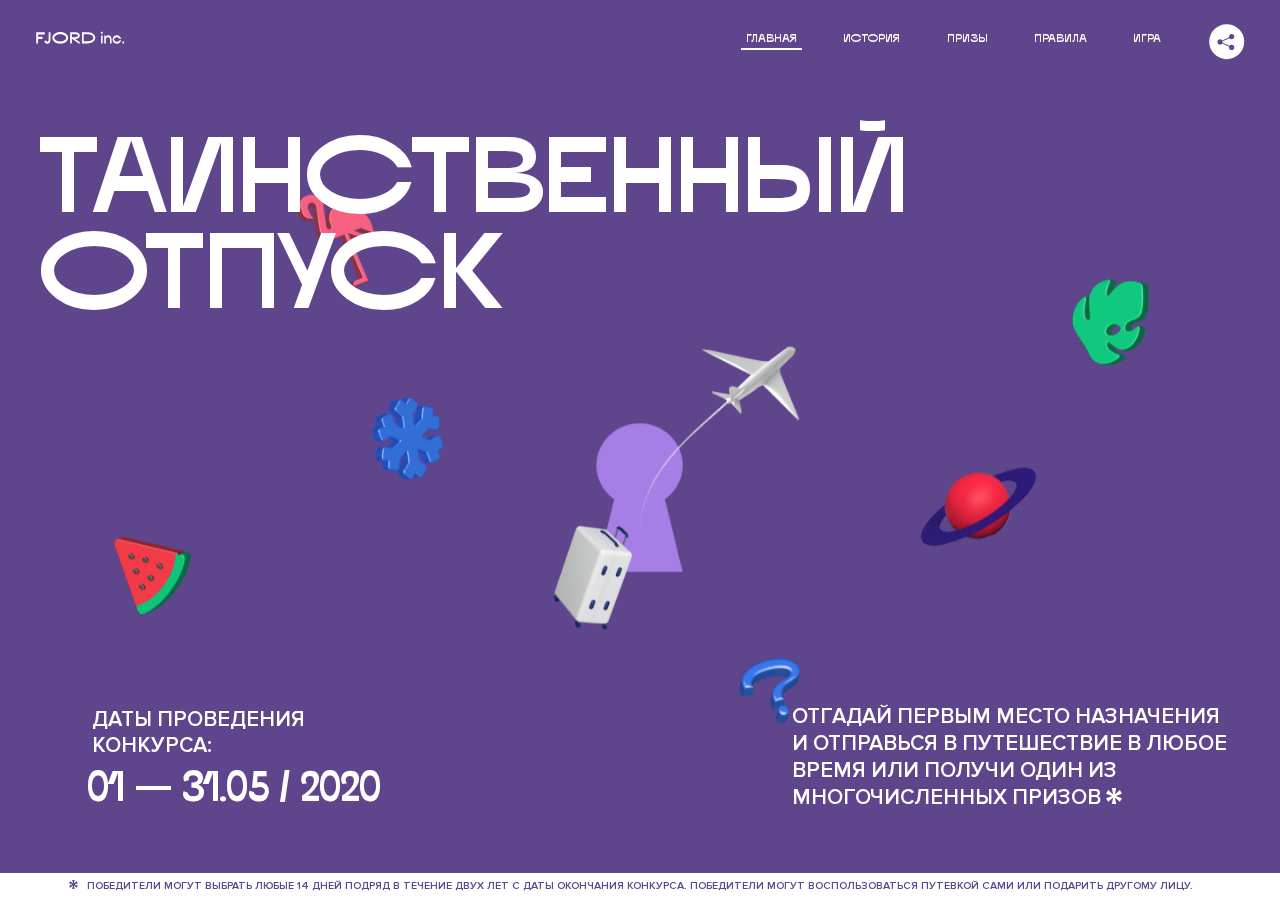
<file: 2/index.html>
<!DOCTYPE html>
<html lang="ru">
<head>
  <meta charset="UTF-8">
  <meta name="description" content="">
  <meta name="viewport" content="width=device-width, initial-scale=1.0">
  <meta http-equiv="X-UA-Compatible" content="ie=edge">
  <title>Mysterious Vacation</title>
  <link rel="stylesheet" href="css/style.min.css">
<link href="css/style.min.css" rel="stylesheet">  <base href="https://htmlacademy-animation.github.io/1741957-magic-vacation-1/2/">
</head>
<body>

  <header class="page-header js-header">
    <div class="page-header__wrapper">
      <a href="#" class="page-header__logo" aria-label="Перейти на страницу FJORD.Inc">
        <svg width="100" height="15" viewBox="0 0 100 15" fill="none" xmlns="http://www.w3.org/2000/svg">
          <path d="M0.26 1.4V14H2.276V8.906H7.334V6.44H2.276V3.848H9.872V1.4H0.26ZM12.733 14.36C15.127 14.36 16.243 12.65 16.243 9.5V1.4H14.263V8.96C14.263 11.21 13.723 11.876 12.733 11.876C11.833 11.876 11.473 11.3 11.347 10.58L9.36702 10.94C9.63702 13.046 10.663 14.36 12.733 14.36ZM18.3918 7.7C18.3918 11.372 22.3878 14.36 27.3198 14.36C32.2518 14.36 36.2478 11.372 36.2478 7.7C36.2478 4.028 32.2518 1.04 27.3198 1.04C22.3878 1.04 18.3918 4.028 18.3918 7.7ZM20.6058 7.7C20.6058 5.378 23.6118 3.524 27.3198 3.524C30.9918 3.524 33.9798 5.378 33.9798 7.7C33.9798 10.004 30.9918 11.858 27.3198 11.858C23.6118 11.858 20.6058 10.004 20.6058 7.7ZM40.403 14V8.906H40.799L49.079 14.702V12.38L44.039 8.906H44.201C47.999 8.906 49.277 7.304 49.277 5.162C49.277 3.092 47.999 1.4 44.201 1.4H38.387V14H40.403ZM43.535 3.722C45.785 3.722 47.045 4.136 47.045 5.432C47.045 6.764 45.785 7.034 43.535 7.034H40.403V3.722H43.535ZM51.6936 1.382V14H57.8676C62.7456 14 66.7236 11.534 66.7236 7.7C66.7236 3.848 62.7456 1.382 57.8676 1.382H51.6936ZM53.7096 11.624V3.722H57.5436C61.5396 3.722 64.4916 5.018 64.4916 7.7C64.4916 10.238 61.5396 11.624 57.5436 11.624H53.7096ZM73.1832 14.018H74.9832V5H73.1832V14.018ZM72.9132 1.976C72.9132 2.57 73.3992 3.092 74.0832 3.092C74.7492 3.092 75.2352 2.57 75.2352 1.976C75.2352 1.382 74.7672 0.805999 74.0832 0.805999C73.3812 0.805999 72.9132 1.382 72.9132 1.976ZM76.7867 14H78.5687V9.104C78.7487 8.006 79.5947 6.962 81.0887 6.962C82.1147 6.962 83.2667 7.448 83.2667 9.554V14H85.0487V9.014C85.0487 6.152 83.2307 4.73 81.3587 4.73C79.9187 4.73 79.0727 5.558 78.5687 6.854V5H76.7867V14ZM90.9898 14.27C93.5098 14.27 95.3818 12.506 95.7238 10.328H94.0498C93.7258 11.3 92.6998 12.02 90.9898 12.02C88.8478 12.02 87.7678 10.922 87.7678 9.59C87.7678 8.24 88.8478 6.962 90.9898 6.962C92.7538 6.962 93.7978 7.844 94.0858 8.924H95.7418C95.4358 6.71 93.6178 4.73 90.9898 4.73C88.0918 4.73 86.1298 7.124 86.1298 9.59C86.1298 12.074 88.1278 14.27 90.9898 14.27ZM97.0693 12.938C97.0693 13.658 97.5553 14.144 98.2753 14.144C98.9953 14.144 99.4813 13.658 99.4813 12.938C99.4813 12.2 98.9953 11.714 98.2753 11.714C97.5553 11.714 97.0693 12.2 97.0693 12.938Z" fill="currentColor"></path>
        </svg>
      </a>
      <button class="page-header__toggler js-menu-toggler" type="button" aria-label="Управление мобильным меню"><span>Меню</span></button>
      <nav class="page-header__nav">
        <div class="page-header__menu js-menu" id="menu">
          <ul>
            <li>
              <a class="js-menu-link active" href="#top" data-href="top">главная</a>
            </li>
            <li>
              <a class="js-menu-link" href="#story" data-href="story">история</a>
            </li>
            <li>
              <a class="js-menu-link" href="#prizes" data-href="prizes">призы</a>
            </li>
            <li>
              <a class="js-menu-link" href="#rules" data-href="rules">правила</a>
            </li>
            <li>
              <a class="js-menu-link" href="#game" data-href="game">игра</a>
            </li>
          </ul>
        </div>
        <div class="page-header__social">
          <div class="social-block js-social-block">
            <button class="social-block__toggler" aria-label="Управлять блоком с социальными кнопками">
              <svg width="26" height="22" viewBox="0 0 27 22" fill="none" xmlns="http://www.w3.org/2000/svg">
                <path d="M19.6721 7.43664C21.6273 7.43664 23.213 5.85095 23.213 3.89566C23.213 1.94037 21.6273 0.354675 19.6721 0.354675C17.7168 0.354675 16.1311 1.94037 16.1311 3.89566C16.1311 4.19968 16.1728 4.49178 16.2458 4.77345L7.21751 8.95527C6.57519 8.05214 5.52303 7.46049 4.33078 7.46049C2.37549 7.46049 0.789795 9.04618 0.789795 11.0015C0.789795 12.9568 2.37549 14.5425 4.33078 14.5425C5.52303 14.5425 6.57668 13.9508 7.21751 13.0477L16.2458 17.2295C16.1743 17.5112 16.1311 17.8033 16.1311 18.1073C16.1311 20.0626 17.7168 21.6483 19.6721 21.6483C21.6273 21.6483 23.213 20.0626 23.213 18.1073C23.213 16.152 21.6273 14.5663 19.6721 14.5663C18.4798 14.5663 17.4262 15.158 16.7853 16.0611L7.75701 11.8793C7.82854 11.5976 7.87176 11.3055 7.87176 11.0015C7.87176 10.6974 7.83003 10.4053 7.75701 10.1237L16.7853 5.94186C17.4262 6.84499 18.4783 7.43664 19.6721 7.43664Z" fill="currentColor"></path>
              </svg>
            </button>
            <ul class="social-block__list">
              <li>
                <a class="social-block__link social-block__link--fb" href="#" aria-label="Мы на Facebook">
                  <svg width="8" height="17" viewBox="0 0 8 17" fill="none" xmlns="http://www.w3.org/2000/svg">
                    <path d="M4.24646 16.9899H1.09275L1.05793 8.49828H0V5.30707H1.05793V3.81124C1.05793 1.42084 2.57654 0 5.21735 0H7.41758V3.18585H5.30841C4.28262 3.18585 4.2478 3.48582 4.2478 4.24914V5.30707H7.42964L7.16716 8.49828H4.2478V16.9899H4.24646Z" fill="currentColor"></path>
                  </svg>
                </a>
              </li>
              <li>
                <a class="social-block__link social-block__link--insta" href="#" aria-label="Мы в Instagram">
                  <svg width="15" height="15" viewBox="0 0 15 15" fill="none" xmlns="http://www.w3.org/2000/svg">
                    <path d="M11.0197 0H4.19806C2.14246 0 0.471191 1.66993 0.471191 3.72285V10.5499C0.471191 12.6082 2.14112 14.2727 4.19806 14.2727H11.0197C13.0753 14.2727 14.7466 12.6082 14.7466 10.5499V3.72285C14.7466 1.67127 13.0753 0 11.0197 0ZM11.0197 12.4849H4.19806C3.13076 12.4849 2.26432 11.6158 2.26432 10.5512V3.72419C2.26432 2.65956 3.13076 1.79715 4.19806 1.79715H11.0197C12.087 1.79715 12.9535 2.6609 12.9535 3.72419V10.5512C12.9535 11.6145 12.087 12.4849 11.0197 12.4849Z" fill="currentColor"></path>
                    <path d="M7.60887 3.11084C5.38989 3.11084 3.58203 4.9187 3.58203 7.14036C3.58203 9.35532 5.38989 11.1645 7.60887 11.1645C9.83053 11.1645 11.6357 9.35666 11.6357 7.14036C11.6357 4.9187 9.83053 3.11084 7.60887 3.11084ZM7.60887 9.36871C6.37551 9.36871 5.37784 8.37372 5.37784 7.14036C5.37784 5.90699 6.37551 4.90665 7.60887 4.90665C8.83822 4.90665 9.84259 5.90833 9.84259 7.14036C9.84392 8.37238 8.83822 9.36871 7.60887 9.36871Z" fill="currentColor"></path>
                    <path d="M11.3573 2.35962C10.8256 2.35962 10.3931 2.79752 10.3931 3.32381C10.3931 3.85546 10.8256 4.29336 11.3573 4.29336C11.8862 4.29336 12.3215 3.85546 12.3215 3.32381C12.3215 2.79752 11.8862 2.35962 11.3573 2.35962Z" fill="currentColor"></path>
                  </svg>
                </a>
              </li>
              <li>
                <a class="social-block__link social-block__link--vk" href="#" aria-label="Мы ВКонтакте">
                  <svg width="17" height="10" viewBox="0 0 17 10" fill="none" xmlns="http://www.w3.org/2000/svg">
                    <path d="M14.1234 4.9002C14.1234 4.9002 16.3623 1.72708 16.5866 0.680242C16.6595 0.312285 16.4947 0.103188 16.1069 0.103188C16.1069 0.103188 14.8193 0.103188 14.168 0.103188C13.7235 0.103188 13.5587 0.293278 13.4235 0.579768C13.4235 0.579768 12.3724 2.82553 11.0969 4.24712C10.6861 4.70333 10.4781 4.84318 10.2511 4.84318C10.0646 4.84318 9.98625 4.6911 9.98625 4.27834V0.649016C9.98625 0.147997 9.92545 0.00135496 9.5066 0.00135496H6.39628C6.15578 0.00135496 6.0085 0.134417 6.0085 0.324506C6.0085 0.801084 6.73406 0.908351 6.73406 2.20231V4.87305C6.73406 5.40529 6.70569 5.61575 6.45303 5.61575C5.78016 5.61575 4.19528 3.30618 3.30623 0.678887C3.12923 0.145282 2.93737 0 2.43475 0H0.486409C0.205373 0 0 0.190085 0 0.476576C0 0.991172 0.60666 3.40801 2.99277 6.64358C4.59927 8.8201 6.70569 10 8.60269 10C9.76196 10 10.0416 9.80312 10.0416 9.31432V7.63883C10.0416 7.22607 10.2065 7.04956 10.4429 7.04956C10.7078 7.04956 11.1847 7.13238 12.2805 8.22268C13.5843 9.47862 13.6762 10 14.3896 10H16.5676C16.7919 10 17 9.89273 17 9.52342C17 9.02919 16.3623 8.15343 15.384 7.10659C14.9801 6.56755 14.3302 5.98914 14.1248 5.72301C13.8275 5.40801 13.9154 5.23014 14.1234 4.9002Z" fill="currentColor"></path>
                  </svg>
                </a>
              </li>
            </ul>
          </div>
        </div>
      </nav>
    </div>
  </header>

  <main class="page-content">

    <section class="animation-screen"></section>

    <section class="screen screen--hidden screen--intro js-scrollspy" id="top">
      <div class="screen__wrapper">
        <div class="intro">
          <h1 class="intro__title">Таинственный отпуск</h1>
          <div class="intro__content">
            <div class="intro__info">
              <p class="intro__label">Даты проведения конкурса:</p>
              <p class="intro__date">01 — 31.05 / 2020</p>
            </div>
            <div class="intro__message">
              <p>
                Отгадай первым место назначения и&nbsp;отправься в&nbsp;путешествие в&nbsp;любое время или получи один из многочисленных призов
                <svg width="16" height="16" viewBox="0 0 10 10" fill="none" xmlns="http://www.w3.org/2000/svg">
                  <path d="M0 6.35337L3.90271 4.99012L0 3.64663L1.34615 1.32374L4.44287 4.01073L3.67364 0H6.34615L5.57692 4.01073L8.65385 1.32374L10 3.64663L6.13405 4.99012L10 6.35337L8.65385 8.65651L5.57692 5.98927L6.34615 10H3.67364L4.44287 5.96952L1.34615 8.65651L0 6.35337Z" fill="currentColor"></path>
                </svg>
              </p>
            </div>
          </div>
        </div>
      </div>
      <div class="screen__footer js-footer">
        <button class="screen__footer-enlarge js-footer-toggler" type="button" aria-label="Показать сообщение">
          <svg width="10" height="10" viewBox="0 0 10 10" fill="none" xmlns="http://www.w3.org/2000/svg">
            <path d="M0 6.35337L3.90271 4.99012L0 3.64663L1.34615 1.32374L4.44287 4.01073L3.67364 0H6.34615L5.57692 4.01073L8.65385 1.32374L10 3.64663L6.13405 4.99012L10 6.35337L8.65385 8.65651L5.57692 5.98927L6.34615 10H3.67364L4.44287 5.96952L1.34615 8.65651L0 6.35337Z" fill="currentColor"></path>
          </svg>
        </button>
        <button class="screen__footer-collapse js-footer-toggler" type="button" aria-label="Скрыть сообщение">
          <svg width="13" height="13" viewBox="0 0 13 13" fill="none" xmlns="http://www.w3.org/2000/svg">
            <line x1="12.3536" y1="0.353553" x2="0.738349" y2="11.9688" stroke="currentColor"></line>
            <line x1="0.738319" y1="0.539925" x2="12.3535" y2="12.1551" stroke="currentColor"></line>
          </svg>
        </button>
        <div class="screen__footer-wrapper">
          <div class="screen__footer-announce">
            <p class="screen__footer-label">Даты проведения конкурса:</p>
            <p class="screen__footer-date">01 — 31.05 / 2020</p>
          </div>
          <div class="screen__footer-note">
            <p>
              <svg width="10" height="10" viewBox="0 0 10 10" fill="none" xmlns="http://www.w3.org/2000/svg">
                <path d="M0 6.35337L3.90271 4.99012L0 3.64663L1.34615 1.32374L4.44287 4.01073L3.67364 0H6.34615L5.57692 4.01073L8.65385 1.32374L10 3.64663L6.13405 4.99012L10 6.35337L8.65385 8.65651L5.57692 5.98927L6.34615 10H3.67364L4.44287 5.96952L1.34615 8.65651L0 6.35337Z" fill="currentColor"></path>
              </svg>
              <span>Победители могут выбрать любые 14 дней подряд в&nbsp;течение двух лет с&nbsp;даты окончания конкурса. Победители могут воспользоваться путевкой сами или подарить другому лицу.</span>
            </p>
          </div>
        </div>
      </div>
    </section>

    <section class="screen screen--hidden screen--story js-scrollspy" id="story">

      <div class="slider swiper-container js-slider">

        <div class="swiper-wrapper">

          <div class="slider__item swiper-slide">
            <h2 class="slider__item-title">История</h2>
            <p class="slider__item-text">Джеймс Таргет был основателем компании &laquo;Fjord Inc.&raquo;. С&nbsp;1965 года &laquo;Fjord Inc.&raquo; прославилась надёжными и&nbsp;удобными чемоданами и&nbsp;аксессуарами для туристов.</p>
          </div>

          <div class="slider__item swiper-slide">
            <p class="slider__item-text">Когда Джеймсу было 7&nbsp;лет, в&nbsp;их&nbsp;доме гостил дядюшка и&nbsp;развлекал детей рассказами о&nbsp;своей поездке в&nbsp;место, показавшееся малышу Таргету невероятным. Тогда Джеймс решил, что однажды посетит его, но&nbsp;не&nbsp;будет рассказывать о&nbsp;мечте, пока не&nbsp;осуществит.</p>
          </div>

          <div class="slider__item swiper-slide">
            <p class="slider__item-text">Джеймс Таргет стал увлеченным путешественником. Он&nbsp;посетил 5&nbsp;континентов, 126&nbsp;стран.</p>
          </div>

          <div class="slider__item swiper-slide">
            <p class="slider__item-text">Он&nbsp;сплавлялся по&nbsp;Амазонке и&nbsp;погружался в&nbsp;пещеры Франции, медитировал в&nbsp;горах Тибета и&nbsp;пожимал руку вождя племени Акугауа.</p>
          </div>

          <div class="slider__item swiper-slide">
            <p class="slider__item-text">Из&nbsp;своих поездок Джеймс Таргет привозил идеи, как сделать свои чемоданы &laquo;Fjord Inc.&raquo; удобными и&nbsp;приспособленными к&nbsp;разным дорожным условиям.</p>
          </div>

          <div class="slider__item swiper-slide">
            <p class="slider__item-text">Всё это время Джеймс не&nbsp;оставлял идею поездки своей мечты. Однако, как только он&nbsp;брался за&nbsp;планирование, возникали препятствия, не&nbsp;позволяющие отправиться туда.</p>
          </div>

          <div class="slider__item swiper-slide">
            <p class="slider__item-text">В&nbsp;возрасте 67&nbsp;лет Джеймс Таргет попал под лавину и&nbsp;погиб. В&nbsp;своём завещании он&nbsp;поручил отправить в&nbsp;заветное путешествие трёх смельчаков, единых с&nbsp;ним духом.</p>
          </div>

          <div class="slider__item swiper-slide">
            <p class="slider__item-text">Тех, кто сможет узнать таинственное место, задавая вопросы специально обученному ИИ&nbsp;&laquo;Соне&raquo;, ждет фантастическое путешествие.</p>
          </div>
        </div>
        <div class="slider__controls">
          <button class="slider__control slider__control--prev js-control-prev" type="button" aria-label="Показать предыдущую историю">
            <svg width="12" height="22" viewBox="0 0 12 22" fill="none" xmlns="http://www.w3.org/2000/svg">
              <path d="M11 1L1 11L11 21" stroke="currentColor" stroke-width="2" stroke-linejoin="round"></path>
            </svg>
          </button>
          <button class="slider__control slider__control--next js-control-next" type="button" aria-label="Показать следующую историю">
            <svg width="12" height="22" viewBox="0 0 12 22" fill="none" xmlns="http://www.w3.org/2000/svg">
              <path d="M1 1L11 11L1 21" stroke="currentColor" stroke-width="2" stroke-linejoin="round"></path>
            </svg>
          </button>
        </div>
        <div class="slider__pagination swiper-pagination"></div>
      </div>
    </section>

    <section class="screen screen--hidden screen--prizes js-scrollspy" id="prizes">
      <div class="screen__wrapper">
        <div class="prizes">
          <h2 class="prizes__title">ПРизы</h2>
          <div class="prizes__lead">
            <p>Найди ответ и&nbsp;получи один из&nbsp;призов:</p>
          </div>
          <ul class="prizes__list">
            <li class="prizes__item prizes__item--journeys">
              <div class="prizes__icon">
                <picture>
                  <source srcset="img/prize1-mob.svg" media="(orientation: portrait)">
                  <img src="img/prize1.svg" alt="">
                </picture>
              </div>
              <p class="prizes__desc">
                <b>3</b>
                <span>загадочных путешествия</span>
              </p>
            </li>
            <li class="prizes__item prizes__item--cases">
              <div class="prizes__icon">
                <picture>
                  <source srcset="img/prize2-mob.svg" media="(orientation: portrait)">
                  <img src="img/prize2.svg" alt="">
                </picture>
              </div>
              <p class="prizes__desc">
                <b>7</b>
                <span>надежных чемоданов</span>
              </p>
            </li>
            <li class="prizes__item prizes__item--codes">
              <div class="prizes__icon">
                <picture>
                  <source srcset="img/prize3-mob.svg" media="(orientation: portrait)">
                  <img src="img/prize3.svg" alt="">
                </picture>
              </div>
              <p class="prizes__desc">
                <b>900</b>
                <span>
                  промокодов на&nbsp;скидку 15%
                  <svg width="10" height="10" viewBox="0 0 10 10" fill="none" xmlns="http://www.w3.org/2000/svg">
                    <path d="M0 6.35337L3.90271 4.99012L0 3.64663L1.34615 1.32374L4.44287 4.01073L3.67364 0H6.34615L5.57692 4.01073L8.65385 1.32374L10 3.64663L6.13405 4.99012L10 6.35337L8.65385 8.65651L5.57692 5.98927L6.34615 10H3.67364L4.44287 5.96952L1.34615 8.65651L0 6.35337Z" fill="currentColor"></path>
                  </svg>
                </span>
              </p>
            </li>
          </ul>
        </div>
      </div>
      <div class="screen__footer js-footer">
        <button class="screen__footer-enlarge js-footer-toggler" type="button" aria-label="Показать сообщение">
          <svg width="10" height="10" viewBox="0 0 10 10" fill="none" xmlns="http://www.w3.org/2000/svg">
            <path d="M0 6.35337L3.90271 4.99012L0 3.64663L1.34615 1.32374L4.44287 4.01073L3.67364 0H6.34615L5.57692 4.01073L8.65385 1.32374L10 3.64663L6.13405 4.99012L10 6.35337L8.65385 8.65651L5.57692 5.98927L6.34615 10H3.67364L4.44287 5.96952L1.34615 8.65651L0 6.35337Z" fill="currentColor"></path>
          </svg>
        </button>
        <button class="screen__footer-collapse js-footer-toggler" type="button" aria-label="Скрыть сообщение">
          <svg width="13" height="13" viewBox="0 0 13 13" fill="none" xmlns="http://www.w3.org/2000/svg">
            <line x1="12.3536" y1="0.353553" x2="0.738349" y2="11.9688" stroke="currentColor"></line>
            <line x1="0.738319" y1="0.539925" x2="12.3535" y2="12.1551" stroke="currentColor"></line>
          </svg>
        </button>
        <div class="screen__footer-wrapper">
          <div class="screen__footer-announce">
            <p class="screen__footer-label">Даты проведения конкурса:</p>
            <p class="screen__footer-date">01 — 31.05 / 2020</p>
          </div>
          <div class="screen__footer-note">
            <p>
              <svg width="10" height="10" viewBox="0 0 10 10" fill="none" xmlns="http://www.w3.org/2000/svg">
                <path d="M0 6.35337L3.90271 4.99012L0 3.64663L1.34615 1.32374L4.44287 4.01073L3.67364 0H6.34615L5.57692 4.01073L8.65385 1.32374L10 3.64663L6.13405 4.99012L10 6.35337L8.65385 8.65651L5.57692 5.98927L6.34615 10H3.67364L4.44287 5.96952L1.34615 8.65651L0 6.35337Z" fill="currentColor"></path>
              </svg>
              <span>Скидка&nbsp;15% на&nbsp;единоразовое приобретение путёвки с&nbsp;1&nbsp;июня 2020 по&nbsp;31&nbsp;мая 2022&nbsp;года. Суммируется с&nbsp;другими акциями</span>
            </p>
          </div>
        </div>
      </div>
    </section>

    <section class="screen screen--hidden screen--rules js-scrollspy" id="rules">
      <div class="screen__wrapper">
        <div class="rules">
          <h2 class="rules__title">Правила</h2>
          <div class="rules__lead">
            <p>Для того чтобы получить наследство Джеймса Таргета, тебе нужно выведать у&nbsp;&laquo;Сони&raquo;, куда предстоит отправиться тебе в&nbsp;случае победы</p>
          </div>
          <ol class="rules__list">
            <li class="rules__item">
              <p>Тебе отводится <br>5&nbsp;минут</p>
            </li>
            <li class="rules__item">
              <p>Задавай любые вопросы в&nbsp;текстовом поле</p>
            </li>
            <li class="rules__item">
              <p>Нажимай кнопку &laquo;Узнать&raquo;, чтобы получить ответ</p>
            </li>
            <li class="rules__item">
              <p>&laquo;Соня&raquo; может отвечать только&nbsp;Да или Нет</p>
            </li>
          </ol>
          <a href="#game" class="rules__link btn">Погнали!</a>
        </div>
      </div>
      <div class="screen__disclaimer">
        <div class="disclaimer">
          <ul>
            <li>
              <a href="#">Правовая информация</a>
            </li>
            <li>
              <a href="#">Подробные правила</a>
            </li>
          </ul>
        </div>
      </div>
    </section>

    <section class="screen screen--hidden screen--game js-scrollspy" id="game">
      <div class="screen__wrapper">
        <div class="game">
          <div class="game__header">
            <h2 class="game__title">Игра</h2>
            <div class="game__counter">
              <span>05</span>:<span>00</span>
            </div>
          </div>
          <div class="game__body">
            <div class="chat">
              <div class="chat__body js-chat">
                <ul class="chat__list" id="messages"></ul>
              </div>
              <div class="chat__footer">
                <form action="#" method="post" class="form" id="message-form">
                  <label for="message-field" class="visually-hidden">Поле для ввода вопроса</label>
                  <input type="text" class="form__field" id="message-field">
                  <button class="form__button btn">
                    Узнать
                    <svg width="18" height="19" viewBox="0 0 18 19" fill="none" xmlns="http://www.w3.org/2000/svg">
                      <path stroke="currentColor" stroke-width="2" d="M9 19V1"></path>
                      <path d="M1 9l8-8 8 8" stroke="currentColor" stroke-width="2" stroke-linejoin="round"></path>
                    </svg>
                  </button>
                </form>
              </div>
            </div>
          </div>
          <!-- временные кнопки для показа результата -->
          <div class="game__buttons">
            <button class="game__button btn js-show-result" type="button" data-target="result">Положительный результат</button>
            <button class="game__button btn js-show-result" type="button" data-target="result2">Положительный результат - 2</button>
            <button class="game__button btn js-show-result" type="button" data-target="result3">Отрицательный результат</button>
          </div>
        </div>
      </div>
    </section>

    <section class="screen screen--hidden screen--result" id="result">
      <div class="screen__wrapper">
        <div class="result result--trip">
          <div class="result__image">
            <picture>
              <source srcset="img/result1-mob.png 1x, img/result1-mob@2x.png 2x" media="(max-width: 768px) and (orientation: portrait)">
              <img src="img/result1.png" srcset="img/result1@2x.png 2x" alt="">
            </picture>
          </div>
          <h2 class="result__title">
            <span class="visually-hidden">ПОбеда!</span>
            <svg xmlns="http://www.w3.org/2000/svg" viewBox="0 0 568.85 109.24">
              <path d="M16,24.44V92H2.6V8H75V92H61.52V24.44H16Z" transform="translate(-2.1 -1.5)" fill="none" stroke="currentColor"></path>
              <path d="M148.76,5.6c32.88,0,59.52,19.92,59.52,44.4s-26.64,44.4-59.52,44.4S89.24,74.48,89.24,50,115.88,5.6,148.76,5.6Zm0,72.12c24.48,0,44.4-12.36,44.4-27.72s-19.92-27.84-44.4-27.84C124,22.16,104,34.52,104,50S124,77.72,148.76,77.72Z" transform="translate(-2.1 -1.5)" fill="none" stroke="currentColor"></path>
              <path d="M287.36,8V24.44H236v14.4h25.32c25.44,0,34,11.16,34,26.52,0,15.6-8.52,26.64-34,26.64H222.56V8h64.8ZM256.88,76.52c15.12,0,23.52-2,23.52-11.52S272,54.44,256.88,54.44H236V76.52h20.88Z" transform="translate(-2.1 -1.5)" fill="none" stroke="currentColor"></path>
              <path d="M371.47,8V24.44H320.84V41.6h33.6V58h-33.6V75.56h50.64V92H307.4V8h64.08Z" transform="translate(-2.1 -1.5)" fill="none" stroke="currentColor"></path>
              <path d="M382.39,110.24V75.56h7.44c4.56-4.68,7.8-18.36,8.76-56L399,8h48.6V75.56h10v34.68H442.87V92H397v18.24H382.39Zm51.72-34.68V24.44H411.55v3.12c-0.48,22.44-3.24,37.68-7.2,48h29.76Z" transform="translate(-2.1 -1.5)" fill="none" stroke="currentColor"></path>
              <path d="M463.75,92l28-84h27.12l28.08,84H533.47l-7.8-23.52h-37.8L480.07,92H463.75Zm56.64-40L507,11.84,493.51,52h26.88Z" transform="translate(-2.1 -1.5)" fill="none" stroke="currentColor"></path>
              <path d="M554.12,70.4L555.55,2H569l1.44,68.4H554.12Zm8.28,6.36c4.8,0,8,3.24,8,8.16a8,8,0,1,1-16.08,0C554.35,80,557.59,76.76,562.39,76.76Z" transform="translate(-2.1 -1.5)" fill="none" stroke="currentColor"></path>
            </svg>
          </h2>
          <div class="result__text">
            <p>ты&nbsp;отправляешься в&nbsp;Арктику!</p>
          </div>
          <div class="result__form">
            <form action="#" method="post" class="form form--result">
              <label for="email-field" class="form__label">зарегистрируй результат</label>
              <input type="email" class="form__field" id="email-field" placeholder="e-mail для регистации результата и получения приза" required="">
              <button class="form__button btn">
                отправить
                <svg width="18" height="19" viewBox="0 0 18 19" fill="none" xmlns="http://www.w3.org/2000/svg">
                  <path stroke="currentColor" stroke-width="2" d="M9 19V1"></path>
                  <path d="M1 9l8-8 8 8" stroke="currentColor" stroke-width="2" stroke-linejoin="round"></path>
                </svg>
              </button>
            </form>
          </div>
        </div>
      </div>
    </section>

    <section class="screen screen--hidden screen--result" id="result2">
      <div class="screen__wrapper">
        <div class="result result--prize">
          <div class="result__image">
            <picture>
              <source srcset="img/result2-mob.png 1x, img/result2-mob@2x.png 2x" media="(max-width: 768px) and (orientation: portrait)">
              <img src="img/result2.png" srcset="img/result2@2x.png 2x" alt="">
            </picture>
          </div>
          <h2 class="result__title">
            <span class="visually-hidden">ПОбеда!</span>
            <svg xmlns="http://www.w3.org/2000/svg" viewBox="0 0 568.85 109.24">
              <path d="M16,24.44V92H2.6V8H75V92H61.52V24.44H16Z" transform="translate(-2.1 -1.5)" fill="none" stroke="currentColor"></path>
              <path d="M148.76,5.6c32.88,0,59.52,19.92,59.52,44.4s-26.64,44.4-59.52,44.4S89.24,74.48,89.24,50,115.88,5.6,148.76,5.6Zm0,72.12c24.48,0,44.4-12.36,44.4-27.72s-19.92-27.84-44.4-27.84C124,22.16,104,34.52,104,50S124,77.72,148.76,77.72Z" transform="translate(-2.1 -1.5)" fill="none" stroke="currentColor"></path>
              <path d="M287.36,8V24.44H236v14.4h25.32c25.44,0,34,11.16,34,26.52,0,15.6-8.52,26.64-34,26.64H222.56V8h64.8ZM256.88,76.52c15.12,0,23.52-2,23.52-11.52S272,54.44,256.88,54.44H236V76.52h20.88Z" transform="translate(-2.1 -1.5)" fill="none" stroke="currentColor"></path>
              <path d="M371.47,8V24.44H320.84V41.6h33.6V58h-33.6V75.56h50.64V92H307.4V8h64.08Z" transform="translate(-2.1 -1.5)" fill="none" stroke="currentColor"></path>
              <path d="M382.39,110.24V75.56h7.44c4.56-4.68,7.8-18.36,8.76-56L399,8h48.6V75.56h10v34.68H442.87V92H397v18.24H382.39Zm51.72-34.68V24.44H411.55v3.12c-0.48,22.44-3.24,37.68-7.2,48h29.76Z" transform="translate(-2.1 -1.5)" fill="none" stroke="currentColor"></path>
              <path d="M463.75,92l28-84h27.12l28.08,84H533.47l-7.8-23.52h-37.8L480.07,92H463.75Zm56.64-40L507,11.84,493.51,52h26.88Z" transform="translate(-2.1 -1.5)" fill="none" stroke="currentColor"></path>
              <path d="M554.12,70.4L555.55,2H569l1.44,68.4H554.12Zm8.28,6.36c4.8,0,8,3.24,8,8.16a8,8,0,1,1-16.08,0C554.35,80,557.59,76.76,562.39,76.76Z" transform="translate(-2.1 -1.5)" fill="none" stroke="currentColor"></path>
            </svg>
          </h2>
          <div class="result__text">
            <p>чемодан &laquo;Fjord&nbsp;Inc.&raquo;&nbsp;твой</p>
          </div>
          <div class="result__form">
            <form action="#" method="post" class="form form--result">
              <label for="email-field2" class="form__label">зарегистрируй результат</label>
              <input type="email" class="form__field" id="email-field2" placeholder="e-mail для регистации результата и получения приза" required="">
              <button class="form__button btn">
                отправить
                <svg width="18" height="19" viewBox="0 0 18 19" fill="none" xmlns="http://www.w3.org/2000/svg">
                  <path stroke="currentColor" stroke-width="2" d="M9 19V1"></path>
                  <path d="M1 9l8-8 8 8" stroke="currentColor" stroke-width="2" stroke-linejoin="round"></path>
                </svg>
              </button>
            </form>
          </div>
        </div>
      </div>
    </section>

    <section class="screen screen--hidden screen--result" id="result3">
      <div class="screen__wrapper">
        <div class="result result--negative">
          <div class="result__image">
            <picture>
              <source srcset="img/result3-mob.png 1x, img/result3-mob@2x.png 2x" media="(max-width: 768px) and (orientation: portrait)">
              <img src="img/result3.png" srcset="img/result3@2x.png 2x" alt="">
            </picture>
          </div>
          <h2 class="result__title">
            <span class="visually-hidden">Не угадал!</span>
            <svg xmlns="http://www.w3.org/2000/svg" viewBox="0 0 660.77 109.24">
              <path d="M2.66,92V8H16.1V42.2H53.3V8H66.74V92H53.3V58.64H16.1V92H2.66Z" transform="translate(-2.16 -1.5)" fill="none" stroke="currentColor"></path>
              <path d="M147.62,8V24.44H97V41.6h33.6V58H97V75.56h50.64V92H83.54V8h64.08Z" transform="translate(-2.16 -1.5)" fill="none" stroke="currentColor"></path>
              <path d="M199.22,8l20.52,42.36L235.34,8h16.44l-31,84H204.38l9.48-25.92L185.78,8h13.44Z" transform="translate(-2.16 -1.5)" fill="none" stroke="currentColor"></path>
              <path d="M273.74,24.44V92H260.3V8h50.16V24.44H273.74Z" transform="translate(-2.16 -1.5)" fill="none" stroke="currentColor"></path>
              <path d="M307.1,92l28-84h27.12l28.08,84H376.82L369,68.48h-37.8L323.42,92H307.1Zm56.64-40L350.3,11.84,336.86,52h26.88Z" transform="translate(-2.16 -1.5)" fill="none" stroke="currentColor"></path>
              <path d="M396.38,110.24V75.56h7.44c4.56-4.68,7.8-18.36,8.76-56L412.94,8h48.6V75.56h10v34.68H456.86V92H411v18.24H396.38ZM448.1,75.56V24.44H425.54v3.12c-0.48,22.44-3.24,37.68-7.2,48H448.1Z" transform="translate(-2.16 -1.5)" fill="none" stroke="currentColor"></path>
              <path d="M477.74,92l28-84h27.12L560.9,92H547.46l-7.8-23.52h-37.8L494.06,92H477.74Zm56.64-40-13.44-40.2L507.5,52h26.88Z" transform="translate(-2.16 -1.5)" fill="none" stroke="currentColor"></path>
              <path d="M568.7,76.88a13.77,13.77,0,0,0,5,1c6.6,0,10.44-6.24,12-58.32L586.22,8h46.2V92H619V24.44H598.82l-0.12,3.12C597.14,81,589,94.4,573.74,94.4a28.55,28.55,0,0,1-6.72-.84Z" transform="translate(-2.16 -1.5)" fill="none" stroke="currentColor"></path>
              <path d="M646.1,70.4L647.54,2H661l1.44,68.4H646.1Zm8.28,6.36c4.8,0,8,3.24,8,8.16a8,8,0,0,1-16.08,0C646.34,80,649.58,76.76,654.38,76.76Z" transform="translate(-2.16 -1.5)" fill="none" stroke="currentColor"></path>
            </svg>
          </h2>
          <button class="result__button js-play" type="button">
            не сдавайся!
            <span>
              <svg width="27" height="22" viewBox="0 0 27 22" fill="none" xmlns="http://www.w3.org/2000/svg">
                <path d="M10.6899 1.47998C5.42992 1.47998 1.16992 5.73998 1.16992 11C1.16992 16.26 5.42992 20.52 10.6899 20.52C15.9499 20.52 20.2099 16.26 20.2099 11V7.13998" stroke="currentColor" stroke-width="2" stroke-miterlimit="10"></path>
                <path d="M15.1099 12.5099L20.1499 7.13989L25.3099 12.6299" stroke="currentColor" stroke-width="2" stroke-miterlimit="10" stroke-linejoin="round"></path>
              </svg>
            </span>
          </button>
        </div>
      </div>
    </section>

  </main>

<script src="js/script.js"></script></body>
</html>
</file>
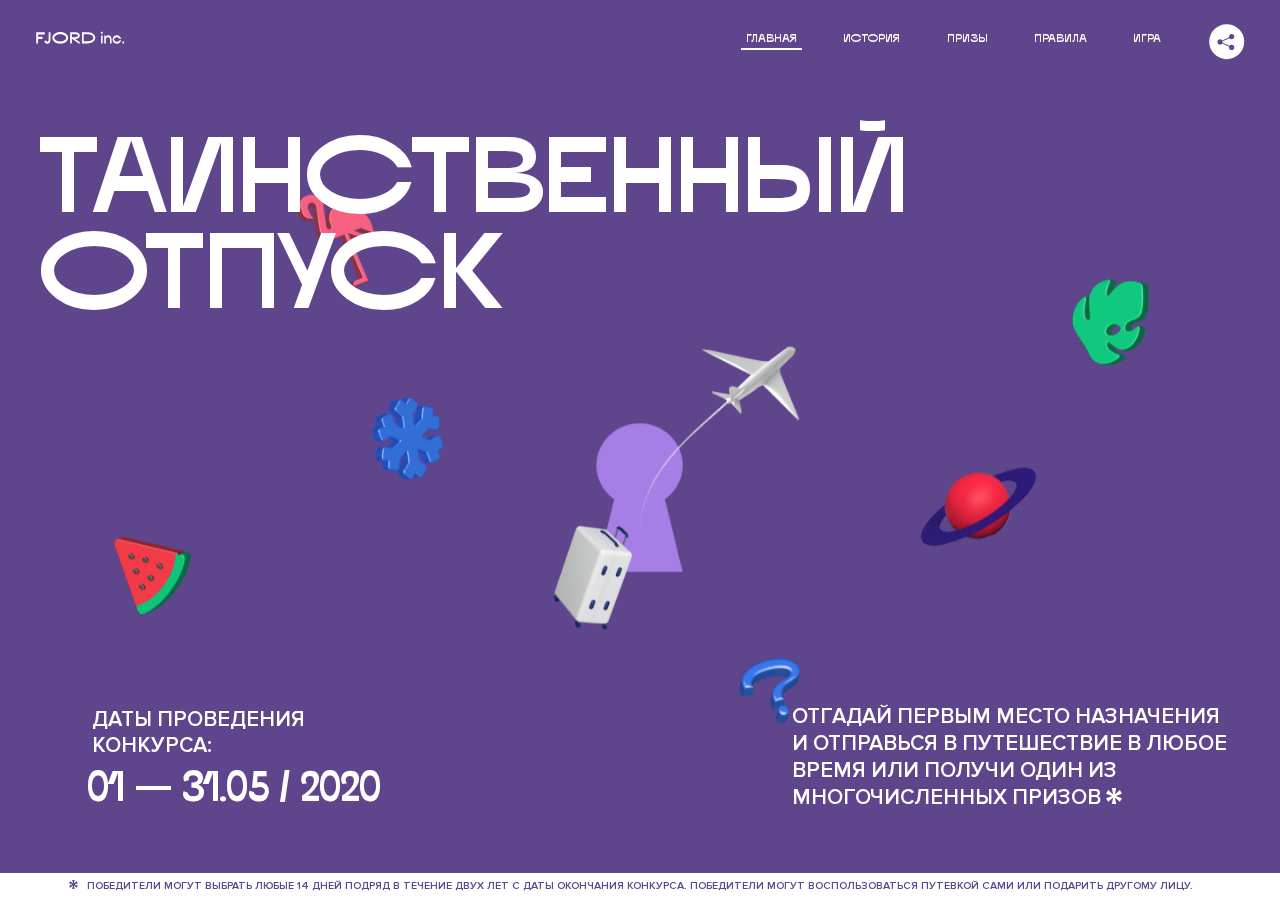
<file: 4/index.html>
<!DOCTYPE html>
<html lang="ru">

<head>
  <meta charset="UTF-8">
  <meta name="description" content="">
  <meta name="viewport" content="width=device-width, initial-scale=1.0">
  <meta http-equiv="X-UA-Compatible" content="ie=edge">
  <title>Mysterious Vacation</title>
  <link rel="stylesheet" href="css/style.min.css">
<link href="css/style.min.css" rel="stylesheet">  <base href="https://htmlacademy-animation.github.io/1741957-magic-vacation-1/4/">
</head>

<body>

  <header class="page-header js-header">
    <div class="page-header__wrapper">
      <a href="#" class="page-header__logo" aria-label="Перейти на страницу FJORD.Inc">
        <svg width="100" height="15" viewBox="0 0 100 15" fill="none" xmlns="http://www.w3.org/2000/svg">
          <path d="M0.26 1.4V14H2.276V8.906H7.334V6.44H2.276V3.848H9.872V1.4H0.26ZM12.733 14.36C15.127 14.36 16.243 12.65 16.243 9.5V1.4H14.263V8.96C14.263 11.21 13.723 11.876 12.733 11.876C11.833 11.876 11.473 11.3 11.347 10.58L9.36702 10.94C9.63702 13.046 10.663 14.36 12.733 14.36ZM18.3918 7.7C18.3918 11.372 22.3878 14.36 27.3198 14.36C32.2518 14.36 36.2478 11.372 36.2478 7.7C36.2478 4.028 32.2518 1.04 27.3198 1.04C22.3878 1.04 18.3918 4.028 18.3918 7.7ZM20.6058 7.7C20.6058 5.378 23.6118 3.524 27.3198 3.524C30.9918 3.524 33.9798 5.378 33.9798 7.7C33.9798 10.004 30.9918 11.858 27.3198 11.858C23.6118 11.858 20.6058 10.004 20.6058 7.7ZM40.403 14V8.906H40.799L49.079 14.702V12.38L44.039 8.906H44.201C47.999 8.906 49.277 7.304 49.277 5.162C49.277 3.092 47.999 1.4 44.201 1.4H38.387V14H40.403ZM43.535 3.722C45.785 3.722 47.045 4.136 47.045 5.432C47.045 6.764 45.785 7.034 43.535 7.034H40.403V3.722H43.535ZM51.6936 1.382V14H57.8676C62.7456 14 66.7236 11.534 66.7236 7.7C66.7236 3.848 62.7456 1.382 57.8676 1.382H51.6936ZM53.7096 11.624V3.722H57.5436C61.5396 3.722 64.4916 5.018 64.4916 7.7C64.4916 10.238 61.5396 11.624 57.5436 11.624H53.7096ZM73.1832 14.018H74.9832V5H73.1832V14.018ZM72.9132 1.976C72.9132 2.57 73.3992 3.092 74.0832 3.092C74.7492 3.092 75.2352 2.57 75.2352 1.976C75.2352 1.382 74.7672 0.805999 74.0832 0.805999C73.3812 0.805999 72.9132 1.382 72.9132 1.976ZM76.7867 14H78.5687V9.104C78.7487 8.006 79.5947 6.962 81.0887 6.962C82.1147 6.962 83.2667 7.448 83.2667 9.554V14H85.0487V9.014C85.0487 6.152 83.2307 4.73 81.3587 4.73C79.9187 4.73 79.0727 5.558 78.5687 6.854V5H76.7867V14ZM90.9898 14.27C93.5098 14.27 95.3818 12.506 95.7238 10.328H94.0498C93.7258 11.3 92.6998 12.02 90.9898 12.02C88.8478 12.02 87.7678 10.922 87.7678 9.59C87.7678 8.24 88.8478 6.962 90.9898 6.962C92.7538 6.962 93.7978 7.844 94.0858 8.924H95.7418C95.4358 6.71 93.6178 4.73 90.9898 4.73C88.0918 4.73 86.1298 7.124 86.1298 9.59C86.1298 12.074 88.1278 14.27 90.9898 14.27ZM97.0693 12.938C97.0693 13.658 97.5553 14.144 98.2753 14.144C98.9953 14.144 99.4813 13.658 99.4813 12.938C99.4813 12.2 98.9953 11.714 98.2753 11.714C97.5553 11.714 97.0693 12.2 97.0693 12.938Z" fill="currentColor"></path>
        </svg>
      </a>
      <button class="page-header__toggler js-menu-toggler" type="button" aria-label="Управление мобильным меню"><span>Меню</span></button>
      <nav class="page-header__nav">
        <div class="page-header__menu js-menu" id="menu">
          <ul>
            <li>
              <a class="js-menu-link active" href="#top" data-href="top">главная</a>
            </li>
            <li>
              <a class="js-menu-link js-menu-link_story" href="#story" data-href="story">история</a>
            </li>
            <li>
              <a class="js-menu-link js-menu-link_prize" href="#prizes" data-href="prizes">призы</a>
            </li>
            <li>
              <a class="js-menu-link" href="#rules" data-href="rules">правила</a>
            </li>
            <li>
              <a class="js-menu-link" href="#game" data-href="game">игра</a>
            </li>
          </ul>
        </div>
        <div class="page-header__social">
          <div class="social-block js-social-block">
            <button class="social-block__toggler" aria-label="Управлять блоком с социальными кнопками">
              <svg width="26" height="22" viewBox="0 0 27 22" fill="none" xmlns="http://www.w3.org/2000/svg">
                <path d="M19.6721 7.43664C21.6273 7.43664 23.213 5.85095 23.213 3.89566C23.213 1.94037 21.6273 0.354675 19.6721 0.354675C17.7168 0.354675 16.1311 1.94037 16.1311 3.89566C16.1311 4.19968 16.1728 4.49178 16.2458 4.77345L7.21751 8.95527C6.57519 8.05214 5.52303 7.46049 4.33078 7.46049C2.37549 7.46049 0.789795 9.04618 0.789795 11.0015C0.789795 12.9568 2.37549 14.5425 4.33078 14.5425C5.52303 14.5425 6.57668 13.9508 7.21751 13.0477L16.2458 17.2295C16.1743 17.5112 16.1311 17.8033 16.1311 18.1073C16.1311 20.0626 17.7168 21.6483 19.6721 21.6483C21.6273 21.6483 23.213 20.0626 23.213 18.1073C23.213 16.152 21.6273 14.5663 19.6721 14.5663C18.4798 14.5663 17.4262 15.158 16.7853 16.0611L7.75701 11.8793C7.82854 11.5976 7.87176 11.3055 7.87176 11.0015C7.87176 10.6974 7.83003 10.4053 7.75701 10.1237L16.7853 5.94186C17.4262 6.84499 18.4783 7.43664 19.6721 7.43664Z" fill="currentColor"></path>
              </svg>
            </button>
            <ul class="social-block__list">
              <li>
                <a class="social-block__link social-block__link--fb" href="#" aria-label="Мы на Facebook">
                  <svg width="8" height="17" viewBox="0 0 8 17" fill="none" xmlns="http://www.w3.org/2000/svg">
                    <path d="M4.24646 16.9899H1.09275L1.05793 8.49828H0V5.30707H1.05793V3.81124C1.05793 1.42084 2.57654 0 5.21735 0H7.41758V3.18585H5.30841C4.28262 3.18585 4.2478 3.48582 4.2478 4.24914V5.30707H7.42964L7.16716 8.49828H4.2478V16.9899H4.24646Z" fill="currentColor"></path>
                  </svg>
                </a>
              </li>
              <li>
                <a class="social-block__link social-block__link--insta" href="#" aria-label="Мы в Instagram">
                  <svg width="15" height="15" viewBox="0 0 15 15" fill="none" xmlns="http://www.w3.org/2000/svg">
                    <path d="M11.0197 0H4.19806C2.14246 0 0.471191 1.66993 0.471191 3.72285V10.5499C0.471191 12.6082 2.14112 14.2727 4.19806 14.2727H11.0197C13.0753 14.2727 14.7466 12.6082 14.7466 10.5499V3.72285C14.7466 1.67127 13.0753 0 11.0197 0ZM11.0197 12.4849H4.19806C3.13076 12.4849 2.26432 11.6158 2.26432 10.5512V3.72419C2.26432 2.65956 3.13076 1.79715 4.19806 1.79715H11.0197C12.087 1.79715 12.9535 2.6609 12.9535 3.72419V10.5512C12.9535 11.6145 12.087 12.4849 11.0197 12.4849Z" fill="currentColor"></path>
                    <path d="M7.60887 3.11084C5.38989 3.11084 3.58203 4.9187 3.58203 7.14036C3.58203 9.35532 5.38989 11.1645 7.60887 11.1645C9.83053 11.1645 11.6357 9.35666 11.6357 7.14036C11.6357 4.9187 9.83053 3.11084 7.60887 3.11084ZM7.60887 9.36871C6.37551 9.36871 5.37784 8.37372 5.37784 7.14036C5.37784 5.90699 6.37551 4.90665 7.60887 4.90665C8.83822 4.90665 9.84259 5.90833 9.84259 7.14036C9.84392 8.37238 8.83822 9.36871 7.60887 9.36871Z" fill="currentColor"></path>
                    <path d="M11.3573 2.35962C10.8256 2.35962 10.3931 2.79752 10.3931 3.32381C10.3931 3.85546 10.8256 4.29336 11.3573 4.29336C11.8862 4.29336 12.3215 3.85546 12.3215 3.32381C12.3215 2.79752 11.8862 2.35962 11.3573 2.35962Z" fill="currentColor"></path>
                  </svg>
                </a>
              </li>
              <li>
                <a class="social-block__link social-block__link--vk" href="#" aria-label="Мы ВКонтакте">
                  <svg width="17" height="10" viewBox="0 0 17 10" fill="none" xmlns="http://www.w3.org/2000/svg">
                    <path d="M14.1234 4.9002C14.1234 4.9002 16.3623 1.72708 16.5866 0.680242C16.6595 0.312285 16.4947 0.103188 16.1069 0.103188C16.1069 0.103188 14.8193 0.103188 14.168 0.103188C13.7235 0.103188 13.5587 0.293278 13.4235 0.579768C13.4235 0.579768 12.3724 2.82553 11.0969 4.24712C10.6861 4.70333 10.4781 4.84318 10.2511 4.84318C10.0646 4.84318 9.98625 4.6911 9.98625 4.27834V0.649016C9.98625 0.147997 9.92545 0.00135496 9.5066 0.00135496H6.39628C6.15578 0.00135496 6.0085 0.134417 6.0085 0.324506C6.0085 0.801084 6.73406 0.908351 6.73406 2.20231V4.87305C6.73406 5.40529 6.70569 5.61575 6.45303 5.61575C5.78016 5.61575 4.19528 3.30618 3.30623 0.678887C3.12923 0.145282 2.93737 0 2.43475 0H0.486409C0.205373 0 0 0.190085 0 0.476576C0 0.991172 0.60666 3.40801 2.99277 6.64358C4.59927 8.8201 6.70569 10 8.60269 10C9.76196 10 10.0416 9.80312 10.0416 9.31432V7.63883C10.0416 7.22607 10.2065 7.04956 10.4429 7.04956C10.7078 7.04956 11.1847 7.13238 12.2805 8.22268C13.5843 9.47862 13.6762 10 14.3896 10H16.5676C16.7919 10 17 9.89273 17 9.52342C17 9.02919 16.3623 8.15343 15.384 7.10659C14.9801 6.56755 14.3302 5.98914 14.1248 5.72301C13.8275 5.40801 13.9154 5.23014 14.1234 4.9002Z" fill="currentColor"></path>
                  </svg>
                </a>
              </li>
            </ul>
          </div>
        </div>
      </nav>
    </div>
  </header>

  <main class="page-content">

    <section class="animation-screen"></section>
    <section class="screen screen--hidden screen--intro js-scrollspy" id="top">
      <div class="screen__wrapper">
        <div class="intro">
          <h1 class="intro__title">Таинственный отпуск</h1>
          <div class="intro__content">
            <div class="intro__info">
              <p class="intro__label">Даты проведения конкурса:</p>
              <p class="intro__date">01 — 31.05 / 2020</p>
            </div>
            <div class="intro__message">
              <p>
                Отгадай первым место назначения и&nbsp;отправься в&nbsp;путешествие в&nbsp;любое время или получи один
                из многочисленных призов
                <svg width="16" height="16" viewBox="0 0 10 10" fill="none" xmlns="http://www.w3.org/2000/svg">
                  <path d="M0 6.35337L3.90271 4.99012L0 3.64663L1.34615 1.32374L4.44287 4.01073L3.67364 0H6.34615L5.57692 4.01073L8.65385 1.32374L10 3.64663L6.13405 4.99012L10 6.35337L8.65385 8.65651L5.57692 5.98927L6.34615 10H3.67364L4.44287 5.96952L1.34615 8.65651L0 6.35337Z" fill="currentColor"></path>
                </svg>
              </p>
            </div>
          </div>
        </div>
      </div>
      <div class="screen__footer js-footer">
        <button class="screen__footer-enlarge js-footer-toggler" type="button" aria-label="Показать сообщение">
          <svg width="10" height="10" viewBox="0 0 10 10" fill="none" xmlns="http://www.w3.org/2000/svg">
            <path d="M0 6.35337L3.90271 4.99012L0 3.64663L1.34615 1.32374L4.44287 4.01073L3.67364 0H6.34615L5.57692 4.01073L8.65385 1.32374L10 3.64663L6.13405 4.99012L10 6.35337L8.65385 8.65651L5.57692 5.98927L6.34615 10H3.67364L4.44287 5.96952L1.34615 8.65651L0 6.35337Z" fill="currentColor"></path>
          </svg>
        </button>
        <button class="screen__footer-collapse js-footer-toggler" type="button" aria-label="Скрыть сообщение">
          <svg width="13" height="13" viewBox="0 0 13 13" fill="none" xmlns="http://www.w3.org/2000/svg">
            <line x1="12.3536" y1="0.353553" x2="0.738349" y2="11.9688" stroke="currentColor"></line>
            <line x1="0.738319" y1="0.539925" x2="12.3535" y2="12.1551" stroke="currentColor"></line>
          </svg>
        </button>
        <div class="screen__footer-wrapper">
          <div class="screen__footer-announce">
            <p class="screen__footer-label">Даты проведения конкурса:</p>
            <p class="screen__footer-date">01 — 31.05 / 2020</p>
          </div>
          <div class="screen__footer-note">
            <p>
              <svg width="10" height="10" viewBox="0 0 10 10" fill="none" xmlns="http://www.w3.org/2000/svg">
                <path d="M0 6.35337L3.90271 4.99012L0 3.64663L1.34615 1.32374L4.44287 4.01073L3.67364 0H6.34615L5.57692 4.01073L8.65385 1.32374L10 3.64663L6.13405 4.99012L10 6.35337L8.65385 8.65651L5.57692 5.98927L6.34615 10H3.67364L4.44287 5.96952L1.34615 8.65651L0 6.35337Z" fill="currentColor"></path>
              </svg>
              <span>Победители могут выбрать любые 14 дней подряд в&nbsp;течение двух лет с&nbsp;даты окончания
                конкурса. Победители могут воспользоваться путевкой сами или подарить другому лицу.</span>
            </p>
          </div>
        </div>
      </div>
    </section>

    <section class="screen screen--hidden screen--story js-scrollspy" id="story">

      <div class="slider swiper-container js-slider">

        <div class="swiper-wrapper">

          <div class="slider__item swiper-slide">
            <h2 class="slider__item-title">История</h2>
            <p class="slider__item-text">Джеймс Таргет был основателем компании &laquo;Fjord Inc.&raquo;. С&nbsp;1965
              года &laquo;Fjord Inc.&raquo; прославилась надёжными и&nbsp;удобными чемоданами и&nbsp;аксессуарами для
              туристов.</p>
          </div>

          <div class="slider__item swiper-slide">
            <p class="slider__item-text">Когда Джеймсу было 7&nbsp;лет, в&nbsp;их&nbsp;доме гостил дядюшка
              и&nbsp;развлекал детей рассказами о&nbsp;своей поездке в&nbsp;место, показавшееся малышу Таргету
              невероятным. Тогда Джеймс решил, что однажды посетит его, но&nbsp;не&nbsp;будет рассказывать о&nbsp;мечте,
              пока не&nbsp;осуществит.</p>
          </div>

          <div class="slider__item swiper-slide">
            <p class="slider__item-text">Джеймс Таргет стал увлеченным путешественником. Он&nbsp;посетил
              5&nbsp;континентов, 126&nbsp;стран.</p>
          </div>

          <div class="slider__item swiper-slide">
            <p class="slider__item-text">Он&nbsp;сплавлялся по&nbsp;Амазонке и&nbsp;погружался в&nbsp;пещеры Франции,
              медитировал в&nbsp;горах Тибета и&nbsp;пожимал руку вождя племени Акугауа.</p>
          </div>

          <div class="slider__item swiper-slide">
            <p class="slider__item-text">Из&nbsp;своих поездок Джеймс Таргет привозил идеи, как сделать свои чемоданы
              &laquo;Fjord Inc.&raquo; удобными и&nbsp;приспособленными к&nbsp;разным дорожным условиям.</p>
          </div>

          <div class="slider__item swiper-slide">
            <p class="slider__item-text">Всё это время Джеймс не&nbsp;оставлял идею поездки своей мечты. Однако, как
              только он&nbsp;брался за&nbsp;планирование, возникали препятствия, не&nbsp;позволяющие отправиться туда.
            </p>
          </div>

          <div class="slider__item swiper-slide">
            <p class="slider__item-text">В&nbsp;возрасте 67&nbsp;лет Джеймс Таргет попал под лавину и&nbsp;погиб.
              В&nbsp;своём завещании он&nbsp;поручил отправить в&nbsp;заветное путешествие трёх смельчаков, единых
              с&nbsp;ним духом.</p>
          </div>

          <div class="slider__item swiper-slide">
            <p class="slider__item-text">Тех, кто сможет узнать таинственное место, задавая вопросы специально
              обученному ИИ&nbsp;&laquo;Соне&raquo;, ждет фантастическое путешествие.</p>
          </div>
        </div>
        <div class="slider__controls">
          <button class="slider__control slider__control--prev js-control-prev" type="button" aria-label="Показать предыдущую историю">
            <svg width="12" height="22" viewBox="0 0 12 22" fill="none" xmlns="http://www.w3.org/2000/svg">
              <path d="M11 1L1 11L11 21" stroke="currentColor" stroke-width="2" stroke-linejoin="round"></path>
            </svg>
          </button>
          <button class="slider__control slider__control--next js-control-next" type="button" aria-label="Показать следующую историю">
            <svg width="12" height="22" viewBox="0 0 12 22" fill="none" xmlns="http://www.w3.org/2000/svg">
              <path d="M1 1L11 11L1 21" stroke="currentColor" stroke-width="2" stroke-linejoin="round"></path>
            </svg>
          </button>
        </div>
        <div class="slider__pagination swiper-pagination"></div>
      </div>
      <div class="screen--story-transition"></div>
    </section>

    <section class="screen screen--hidden screen--prizes js-scrollspy" id="prizes">
      <div class="screen__wrapper">
        <div class="prizes">
          <h2 class="prizes__title">ПРизы</h2>
          <div class="prizes__lead">
            <p>Найди ответ и&nbsp;получи один из&nbsp;призов:</p>
          </div>
          <ul class="prizes__list">
            <li class="prizes__item prizes__item--journeys">
              <div class="prizes__icon">
                <picture>
                  <source srcset="img/prize1-mob.svg" media="(orientation: portrait)">
                  <img src="img/prize1.svg" alt="">
                </picture>
              </div>
              <p class="prizes__desc">
                <b>3</b>
                <span>загадочных путешествия</span>
              </p>
            </li>
            <li class="prizes__item prizes__item--cases">
              <div class="prizes__icon">
                <picture>
                  <source srcset="img/prize2-mob.svg" media="(orientation: portrait)">
                  <img src="img/prize2.svg" alt="">
                </picture>
              </div>
              <p class="prizes__desc">
                <b>7</b>
                <span>надежных чемоданов</span>
              </p>
            </li>
            <li class="prizes__item prizes__item--codes">
              <div class="prizes__icon">
                <picture>
                  <source srcset="img/prize3-mob.svg" media="(orientation: portrait)">
                  <img src="img/prize3.svg" alt="">
                </picture>
              </div>
              <p class="prizes__desc">
                <b>900</b>
                <span>
                  промокодов на&nbsp;скидку 15%
                  <svg width="10" height="10" viewBox="0 0 10 10" fill="none" xmlns="http://www.w3.org/2000/svg">
                    <path d="M0 6.35337L3.90271 4.99012L0 3.64663L1.34615 1.32374L4.44287 4.01073L3.67364 0H6.34615L5.57692 4.01073L8.65385 1.32374L10 3.64663L6.13405 4.99012L10 6.35337L8.65385 8.65651L5.57692 5.98927L6.34615 10H3.67364L4.44287 5.96952L1.34615 8.65651L0 6.35337Z" fill="currentColor"></path>
                  </svg>
                </span>
              </p>
            </li>
          </ul>
        </div>
      </div>
      <div class="screen__footer js-footer">
        <button class="screen__footer-enlarge js-footer-toggler" type="button" aria-label="Показать сообщение">
          <svg width="10" height="10" viewBox="0 0 10 10" fill="none" xmlns="http://www.w3.org/2000/svg">
            <path d="M0 6.35337L3.90271 4.99012L0 3.64663L1.34615 1.32374L4.44287 4.01073L3.67364 0H6.34615L5.57692 4.01073L8.65385 1.32374L10 3.64663L6.13405 4.99012L10 6.35337L8.65385 8.65651L5.57692 5.98927L6.34615 10H3.67364L4.44287 5.96952L1.34615 8.65651L0 6.35337Z" fill="currentColor"></path>
          </svg>
        </button>
        <button class="screen__footer-collapse js-footer-toggler" type="button" aria-label="Скрыть сообщение">
          <svg width="13" height="13" viewBox="0 0 13 13" fill="none" xmlns="http://www.w3.org/2000/svg">
            <line x1="12.3536" y1="0.353553" x2="0.738349" y2="11.9688" stroke="currentColor"></line>
            <line x1="0.738319" y1="0.539925" x2="12.3535" y2="12.1551" stroke="currentColor"></line>
          </svg>
        </button>
        <div class="screen__footer-wrapper">
          <div class="screen__footer-announce">
            <p class="screen__footer-label">Даты проведения конкурса:</p>
            <p class="screen__footer-date">01 — 31.05 / 2020</p>
          </div>
          <div class="screen__footer-note">
            <p>
              <svg width="10" height="10" viewBox="0 0 10 10" fill="none" xmlns="http://www.w3.org/2000/svg">
                <path d="M0 6.35337L3.90271 4.99012L0 3.64663L1.34615 1.32374L4.44287 4.01073L3.67364 0H6.34615L5.57692 4.01073L8.65385 1.32374L10 3.64663L6.13405 4.99012L10 6.35337L8.65385 8.65651L5.57692 5.98927L6.34615 10H3.67364L4.44287 5.96952L1.34615 8.65651L0 6.35337Z" fill="currentColor"></path>
              </svg>
              <span>Скидка&nbsp;15% на&nbsp;единоразовое приобретение путёвки с&nbsp;1&nbsp;июня 2020
                по&nbsp;31&nbsp;мая 2022&nbsp;года. Суммируется с&nbsp;другими акциями</span>
            </p>
          </div>
        </div>
      </div>
    </section>

    <section class="screen screen--hidden screen--rules js-scrollspy" id="rules">
      <div class="screen__wrapper">
        <div class="rules">
          <h2 class="rules__title">Правила</h2>
          <div class="rules__lead">
            <p>Для того чтобы получить наследство Джеймса Таргета, тебе нужно выведать у&nbsp;&laquo;Сони&raquo;, куда
              предстоит отправиться тебе в&nbsp;случае победы</p>
          </div>
          <ol class="rules__list">
            <li class="rules__item">
              <p>Тебе отводится <br>5&nbsp;минут</p>
            </li>
            <li class="rules__item">
              <p>Задавай любые вопросы в&nbsp;текстовом поле</p>
            </li>
            <li class="rules__item">
              <p>Нажимай кнопку &laquo;Узнать&raquo;, чтобы получить ответ</p>
            </li>
            <li class="rules__item">
              <p>&laquo;Соня&raquo; может отвечать только&nbsp;Да или Нет</p>
            </li>
          </ol>
          <a href="#game" class="rules__link btn">Погнали!</a>
        </div>
      </div>
      <div class="screen__disclaimer">
        <div class="disclaimer">
          <ul>
            <li>
              <a href="#">Правовая информация</a>
            </li>
            <li>
              <a href="#">Подробные правила</a>
            </li>
          </ul>
        </div>
      </div>
    </section>

    <section class="screen screen--hidden screen--game js-scrollspy" id="game">
      <div class="screen__wrapper">
        <div class="game">
          <div class="game__header">
            <h2 class="game__title">Игра</h2>
            <div class="game__counter">
              <span>05</span>:<span>00</span>
            </div>
          </div>
          <div class="game__body">
            <div class="chat">
              <div class="chat__body js-chat">
                <ul class="chat__list" id="messages"></ul>
              </div>
              <div class="chat__footer">
                <form action="#" method="post" class="form" id="message-form">
                  <label for="message-field" class="visually-hidden">Поле для ввода вопроса</label>
                  <input type="text" class="form__field" id="message-field">
                  <button class="form__button btn">
                    Узнать
                    <svg width="18" height="19" viewBox="0 0 18 19" fill="none" xmlns="http://www.w3.org/2000/svg">
                      <path stroke="currentColor" stroke-width="2" d="M9 19V1"></path>
                      <path d="M1 9l8-8 8 8" stroke="currentColor" stroke-width="2" stroke-linejoin="round"></path>
                    </svg>
                  </button>
                </form>
              </div>
            </div>
          </div>
          <!-- временные кнопки для показа результата -->
          <div class="game__buttons">
            <button class="game__button btn js-show-result" type="button" data-target="result">Положительный
              результат</button>
            <button class="game__button btn js-show-result" type="button" data-target="result2">Положительный результат
              - 2</button>
            <button class="game__button btn js-show-result" type="button" data-target="result3">Отрицательный
              результат</button>
          </div>
        </div>
      </div>
    </section>

    <section class="screen screen--hidden screen--result" id="result">
      <div class="screen__wrapper">
        <div class="result result--trip">
          <div class="result__image">
            <picture>
              <source srcset="img/result1-mob.png 1x, img/result1-mob@2x.png 2x" media="(max-width: 768px) and (orientation: portrait)">
              <img src="img/result1.png" srcset="img/result1@2x.png 2x" alt="">
            </picture>
          </div>
          <h2 class="result__title">
            <span class="visually-hidden">ПОбеда!</span>
            <svg xmlns="http://www.w3.org/2000/svg" viewBox="0 0 568.85 109.24">
              <path d="M16,24.44V92H2.6V8H75V92H61.52V24.44H16Z" transform="translate(-2.1 -1.5)" fill="none" stroke="currentColor"></path>
              <path d="M148.76,5.6c32.88,0,59.52,19.92,59.52,44.4s-26.64,44.4-59.52,44.4S89.24,74.48,89.24,50,115.88,5.6,148.76,5.6Zm0,72.12c24.48,0,44.4-12.36,44.4-27.72s-19.92-27.84-44.4-27.84C124,22.16,104,34.52,104,50S124,77.72,148.76,77.72Z" transform="translate(-2.1 -1.5)" fill="none" stroke="currentColor"></path>
              <path d="M287.36,8V24.44H236v14.4h25.32c25.44,0,34,11.16,34,26.52,0,15.6-8.52,26.64-34,26.64H222.56V8h64.8ZM256.88,76.52c15.12,0,23.52-2,23.52-11.52S272,54.44,256.88,54.44H236V76.52h20.88Z" transform="translate(-2.1 -1.5)" fill="none" stroke="currentColor"></path>
              <path d="M371.47,8V24.44H320.84V41.6h33.6V58h-33.6V75.56h50.64V92H307.4V8h64.08Z" transform="translate(-2.1 -1.5)" fill="none" stroke="currentColor"></path>
              <path d="M382.39,110.24V75.56h7.44c4.56-4.68,7.8-18.36,8.76-56L399,8h48.6V75.56h10v34.68H442.87V92H397v18.24H382.39Zm51.72-34.68V24.44H411.55v3.12c-0.48,22.44-3.24,37.68-7.2,48h29.76Z" transform="translate(-2.1 -1.5)" fill="none" stroke="currentColor"></path>
              <path d="M463.75,92l28-84h27.12l28.08,84H533.47l-7.8-23.52h-37.8L480.07,92H463.75Zm56.64-40L507,11.84,493.51,52h26.88Z" transform="translate(-2.1 -1.5)" fill="none" stroke="currentColor"></path>
              <path d="M554.12,70.4L555.55,2H569l1.44,68.4H554.12Zm8.28,6.36c4.8,0,8,3.24,8,8.16a8,8,0,1,1-16.08,0C554.35,80,557.59,76.76,562.39,76.76Z" transform="translate(-2.1 -1.5)" fill="none" stroke="currentColor"></path>
            </svg>
          </h2>
          <div class="result__text">
            <p>ты&nbsp;отправляешься в&nbsp;Арктику!</p>
          </div>
          <div class="result__form">
            <form action="#" method="post" class="form form--result">
              <label for="email-field" class="form__label">зарегистрируй результат</label>
              <input type="email" class="form__field" id="email-field" placeholder="e-mail для регистации результата и получения приза" required="">
              <button class="form__button btn">
                отправить
                <svg width="18" height="19" viewBox="0 0 18 19" fill="none" xmlns="http://www.w3.org/2000/svg">
                  <path stroke="currentColor" stroke-width="2" d="M9 19V1"></path>
                  <path d="M1 9l8-8 8 8" stroke="currentColor" stroke-width="2" stroke-linejoin="round"></path>
                </svg>
              </button>
            </form>
          </div>
        </div>
      </div>
    </section>

    <section class="screen screen--hidden screen--result" id="result2">
      <div class="screen__wrapper">
        <div class="result result--prize">
          <div class="result__image">
            <picture>
              <source srcset="img/result2-mob.png 1x, img/result2-mob@2x.png 2x" media="(max-width: 768px) and (orientation: portrait)">
              <img src="img/result2.png" srcset="img/result2@2x.png 2x" alt="">
            </picture>
          </div>
          <h2 class="result__title">
            <span class="visually-hidden">ПОбеда!</span>
            <svg xmlns="http://www.w3.org/2000/svg" viewBox="0 0 568.85 109.24">
              <path d="M16,24.44V92H2.6V8H75V92H61.52V24.44H16Z" transform="translate(-2.1 -1.5)" fill="none" stroke="currentColor"></path>
              <path d="M148.76,5.6c32.88,0,59.52,19.92,59.52,44.4s-26.64,44.4-59.52,44.4S89.24,74.48,89.24,50,115.88,5.6,148.76,5.6Zm0,72.12c24.48,0,44.4-12.36,44.4-27.72s-19.92-27.84-44.4-27.84C124,22.16,104,34.52,104,50S124,77.72,148.76,77.72Z" transform="translate(-2.1 -1.5)" fill="none" stroke="currentColor"></path>
              <path d="M287.36,8V24.44H236v14.4h25.32c25.44,0,34,11.16,34,26.52,0,15.6-8.52,26.64-34,26.64H222.56V8h64.8ZM256.88,76.52c15.12,0,23.52-2,23.52-11.52S272,54.44,256.88,54.44H236V76.52h20.88Z" transform="translate(-2.1 -1.5)" fill="none" stroke="currentColor"></path>
              <path d="M371.47,8V24.44H320.84V41.6h33.6V58h-33.6V75.56h50.64V92H307.4V8h64.08Z" transform="translate(-2.1 -1.5)" fill="none" stroke="currentColor"></path>
              <path d="M382.39,110.24V75.56h7.44c4.56-4.68,7.8-18.36,8.76-56L399,8h48.6V75.56h10v34.68H442.87V92H397v18.24H382.39Zm51.72-34.68V24.44H411.55v3.12c-0.48,22.44-3.24,37.68-7.2,48h29.76Z" transform="translate(-2.1 -1.5)" fill="none" stroke="currentColor"></path>
              <path d="M463.75,92l28-84h27.12l28.08,84H533.47l-7.8-23.52h-37.8L480.07,92H463.75Zm56.64-40L507,11.84,493.51,52h26.88Z" transform="translate(-2.1 -1.5)" fill="none" stroke="currentColor"></path>
              <path d="M554.12,70.4L555.55,2H569l1.44,68.4H554.12Zm8.28,6.36c4.8,0,8,3.24,8,8.16a8,8,0,1,1-16.08,0C554.35,80,557.59,76.76,562.39,76.76Z" transform="translate(-2.1 -1.5)" fill="none" stroke="currentColor"></path>
            </svg>
          </h2>
          <div class="result__text">
            <p>чемодан &laquo;Fjord&nbsp;Inc.&raquo;&nbsp;твой</p>
          </div>
          <div class="result__form">
            <form action="#" method="post" class="form form--result">
              <label for="email-field2" class="form__label">зарегистрируй результат</label>
              <input type="email" class="form__field" id="email-field2" placeholder="e-mail для регистации результата и получения приза" required="">
              <button class="form__button btn">
                отправить
                <svg width="18" height="19" viewBox="0 0 18 19" fill="none" xmlns="http://www.w3.org/2000/svg">
                  <path stroke="currentColor" stroke-width="2" d="M9 19V1"></path>
                  <path d="M1 9l8-8 8 8" stroke="currentColor" stroke-width="2" stroke-linejoin="round"></path>
                </svg>
              </button>
            </form>
          </div>
        </div>
      </div>
    </section>

    <section class="screen screen--hidden screen--result" id="result3">
      <div class="screen__wrapper">
        <div class="result result--negative">
          <div class="result__image">
            <picture>
              <source srcset="img/result3-mob.png 1x, img/result3-mob@2x.png 2x" media="(max-width: 768px) and (orientation: portrait)">
              <img src="img/result3.png" srcset="img/result3@2x.png 2x" alt="">
            </picture>
          </div>
          <h2 class="result__title">
            <span class="visually-hidden">Не угадал!</span>
            <svg xmlns="http://www.w3.org/2000/svg" viewBox="0 0 660.77 109.24">
              <path d="M2.66,92V8H16.1V42.2H53.3V8H66.74V92H53.3V58.64H16.1V92H2.66Z" transform="translate(-2.16 -1.5)" fill="none" stroke="currentColor"></path>
              <path d="M147.62,8V24.44H97V41.6h33.6V58H97V75.56h50.64V92H83.54V8h64.08Z" transform="translate(-2.16 -1.5)" fill="none" stroke="currentColor"></path>
              <path d="M199.22,8l20.52,42.36L235.34,8h16.44l-31,84H204.38l9.48-25.92L185.78,8h13.44Z" transform="translate(-2.16 -1.5)" fill="none" stroke="currentColor"></path>
              <path d="M273.74,24.44V92H260.3V8h50.16V24.44H273.74Z" transform="translate(-2.16 -1.5)" fill="none" stroke="currentColor"></path>
              <path d="M307.1,92l28-84h27.12l28.08,84H376.82L369,68.48h-37.8L323.42,92H307.1Zm56.64-40L350.3,11.84,336.86,52h26.88Z" transform="translate(-2.16 -1.5)" fill="none" stroke="currentColor"></path>
              <path d="M396.38,110.24V75.56h7.44c4.56-4.68,7.8-18.36,8.76-56L412.94,8h48.6V75.56h10v34.68H456.86V92H411v18.24H396.38ZM448.1,75.56V24.44H425.54v3.12c-0.48,22.44-3.24,37.68-7.2,48H448.1Z" transform="translate(-2.16 -1.5)" fill="none" stroke="currentColor"></path>
              <path d="M477.74,92l28-84h27.12L560.9,92H547.46l-7.8-23.52h-37.8L494.06,92H477.74Zm56.64-40-13.44-40.2L507.5,52h26.88Z" transform="translate(-2.16 -1.5)" fill="none" stroke="currentColor"></path>
              <path d="M568.7,76.88a13.77,13.77,0,0,0,5,1c6.6,0,10.44-6.24,12-58.32L586.22,8h46.2V92H619V24.44H598.82l-0.12,3.12C597.14,81,589,94.4,573.74,94.4a28.55,28.55,0,0,1-6.72-.84Z" transform="translate(-2.16 -1.5)" fill="none" stroke="currentColor"></path>
              <path d="M646.1,70.4L647.54,2H661l1.44,68.4H646.1Zm8.28,6.36c4.8,0,8,3.24,8,8.16a8,8,0,0,1-16.08,0C646.34,80,649.58,76.76,654.38,76.76Z" transform="translate(-2.16 -1.5)" fill="none" stroke="currentColor"></path>
            </svg>
          </h2>
          <button class="result__button js-play" type="button">
            не сдавайся!
            <span>
              <svg width="27" height="22" viewBox="0 0 27 22" fill="none" xmlns="http://www.w3.org/2000/svg">
                <path d="M10.6899 1.47998C5.42992 1.47998 1.16992 5.73998 1.16992 11C1.16992 16.26 5.42992 20.52 10.6899 20.52C15.9499 20.52 20.2099 16.26 20.2099 11V7.13998" stroke="currentColor" stroke-width="2" stroke-miterlimit="10"></path>
                <path d="M15.1099 12.5099L20.1499 7.13989L25.3099 12.6299" stroke="currentColor" stroke-width="2" stroke-miterlimit="10" stroke-linejoin="round"></path>
              </svg>
            </span>
          </button>
        </div>
      </div>
    </section>

  </main>

<script src="js/script.js"></script></body>

</html>
</file>
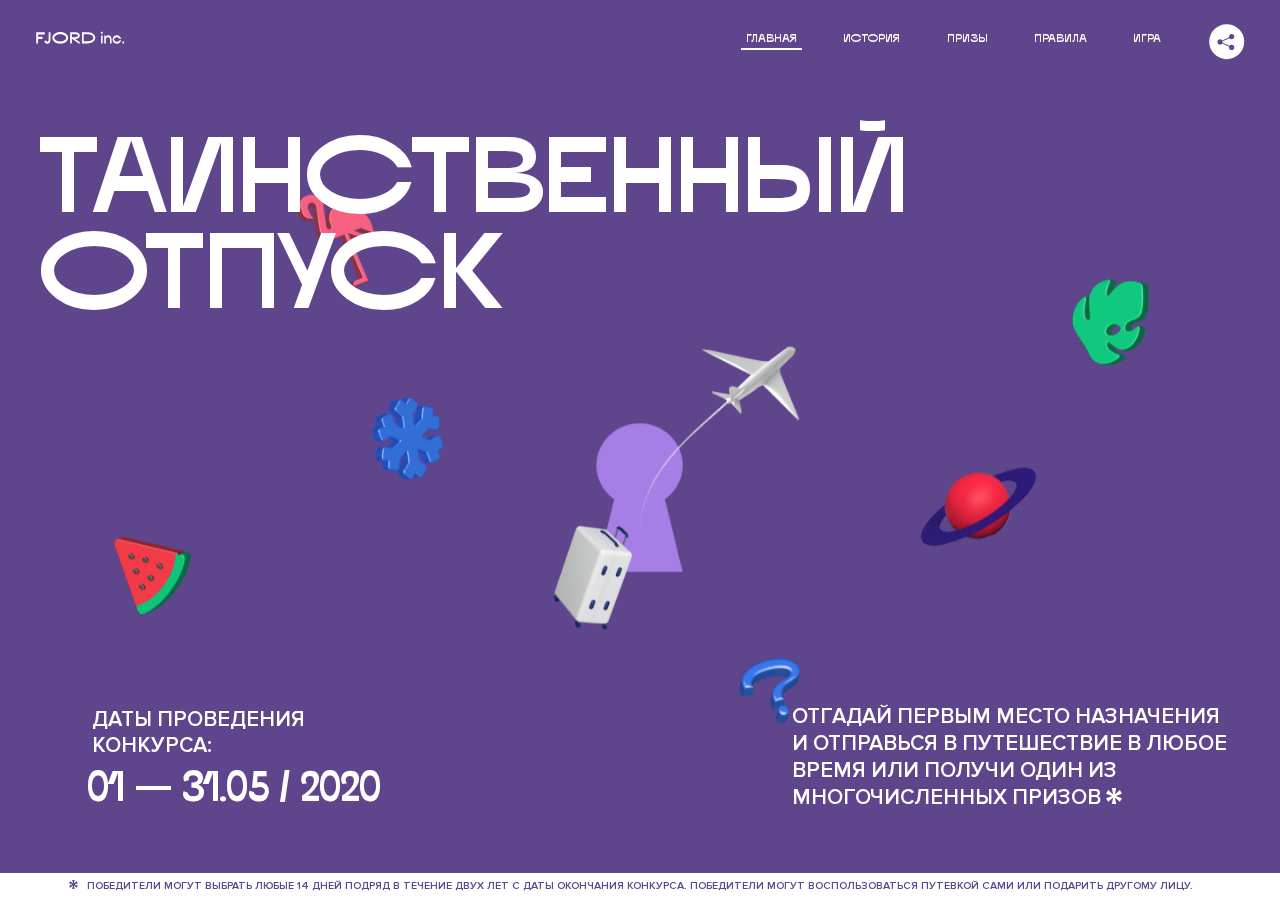
<file: 5/index.html>
<!DOCTYPE html>
<html lang="ru">

<head>
  <meta charset="UTF-8">
  <meta name="description" content="">
  <meta name="viewport" content="width=device-width, initial-scale=1.0">
  <meta http-equiv="X-UA-Compatible" content="ie=edge">
  <title>Mysterious Vacation</title>
  <link rel="stylesheet" href="css/style.min.css">
<link href="css/style.min.css" rel="stylesheet">  <base href="https://htmlacademy-animation.github.io/1741957-magic-vacation-1/5/">
</head>

<body>

  <header class="page-header js-header">
    <div class="page-header__wrapper">
      <a href="#" class="page-header__logo" aria-label="Перейти на страницу FJORD.Inc">
        <svg width="100" height="15" viewBox="0 0 100 15" fill="none" xmlns="http://www.w3.org/2000/svg">
          <path d="M0.26 1.4V14H2.276V8.906H7.334V6.44H2.276V3.848H9.872V1.4H0.26ZM12.733 14.36C15.127 14.36 16.243 12.65 16.243 9.5V1.4H14.263V8.96C14.263 11.21 13.723 11.876 12.733 11.876C11.833 11.876 11.473 11.3 11.347 10.58L9.36702 10.94C9.63702 13.046 10.663 14.36 12.733 14.36ZM18.3918 7.7C18.3918 11.372 22.3878 14.36 27.3198 14.36C32.2518 14.36 36.2478 11.372 36.2478 7.7C36.2478 4.028 32.2518 1.04 27.3198 1.04C22.3878 1.04 18.3918 4.028 18.3918 7.7ZM20.6058 7.7C20.6058 5.378 23.6118 3.524 27.3198 3.524C30.9918 3.524 33.9798 5.378 33.9798 7.7C33.9798 10.004 30.9918 11.858 27.3198 11.858C23.6118 11.858 20.6058 10.004 20.6058 7.7ZM40.403 14V8.906H40.799L49.079 14.702V12.38L44.039 8.906H44.201C47.999 8.906 49.277 7.304 49.277 5.162C49.277 3.092 47.999 1.4 44.201 1.4H38.387V14H40.403ZM43.535 3.722C45.785 3.722 47.045 4.136 47.045 5.432C47.045 6.764 45.785 7.034 43.535 7.034H40.403V3.722H43.535ZM51.6936 1.382V14H57.8676C62.7456 14 66.7236 11.534 66.7236 7.7C66.7236 3.848 62.7456 1.382 57.8676 1.382H51.6936ZM53.7096 11.624V3.722H57.5436C61.5396 3.722 64.4916 5.018 64.4916 7.7C64.4916 10.238 61.5396 11.624 57.5436 11.624H53.7096ZM73.1832 14.018H74.9832V5H73.1832V14.018ZM72.9132 1.976C72.9132 2.57 73.3992 3.092 74.0832 3.092C74.7492 3.092 75.2352 2.57 75.2352 1.976C75.2352 1.382 74.7672 0.805999 74.0832 0.805999C73.3812 0.805999 72.9132 1.382 72.9132 1.976ZM76.7867 14H78.5687V9.104C78.7487 8.006 79.5947 6.962 81.0887 6.962C82.1147 6.962 83.2667 7.448 83.2667 9.554V14H85.0487V9.014C85.0487 6.152 83.2307 4.73 81.3587 4.73C79.9187 4.73 79.0727 5.558 78.5687 6.854V5H76.7867V14ZM90.9898 14.27C93.5098 14.27 95.3818 12.506 95.7238 10.328H94.0498C93.7258 11.3 92.6998 12.02 90.9898 12.02C88.8478 12.02 87.7678 10.922 87.7678 9.59C87.7678 8.24 88.8478 6.962 90.9898 6.962C92.7538 6.962 93.7978 7.844 94.0858 8.924H95.7418C95.4358 6.71 93.6178 4.73 90.9898 4.73C88.0918 4.73 86.1298 7.124 86.1298 9.59C86.1298 12.074 88.1278 14.27 90.9898 14.27ZM97.0693 12.938C97.0693 13.658 97.5553 14.144 98.2753 14.144C98.9953 14.144 99.4813 13.658 99.4813 12.938C99.4813 12.2 98.9953 11.714 98.2753 11.714C97.5553 11.714 97.0693 12.2 97.0693 12.938Z" fill="currentColor"></path>
        </svg>
      </a>
      <button class="page-header__toggler js-menu-toggler" type="button" aria-label="Управление мобильным меню"><span>Меню</span></button>
      <nav class="page-header__nav">
        <div class="page-header__menu js-menu" id="menu">
          <ul>
            <li>
              <a class="js-menu-link active" href="#top" data-href="top">главная</a>
            </li>
            <li>
              <a class="js-menu-link js-menu-link_story" href="#story" data-href="story">история</a>
            </li>
            <li>
              <a class="js-menu-link js-menu-link_prize" href="#prizes" data-href="prizes">призы</a>
            </li>
            <li>
              <a class="js-menu-link" href="#rules" data-href="rules">правила</a>
            </li>
            <li>
              <a class="js-menu-link" href="#game" data-href="game">игра</a>
            </li>
          </ul>
        </div>
        <div class="page-header__social">
          <div class="social-block js-social-block">
            <button class="social-block__toggler" aria-label="Управлять блоком с социальными кнопками">
              <svg width="26" height="22" viewBox="0 0 27 22" fill="none" xmlns="http://www.w3.org/2000/svg">
                <path d="M19.6721 7.43664C21.6273 7.43664 23.213 5.85095 23.213 3.89566C23.213 1.94037 21.6273 0.354675 19.6721 0.354675C17.7168 0.354675 16.1311 1.94037 16.1311 3.89566C16.1311 4.19968 16.1728 4.49178 16.2458 4.77345L7.21751 8.95527C6.57519 8.05214 5.52303 7.46049 4.33078 7.46049C2.37549 7.46049 0.789795 9.04618 0.789795 11.0015C0.789795 12.9568 2.37549 14.5425 4.33078 14.5425C5.52303 14.5425 6.57668 13.9508 7.21751 13.0477L16.2458 17.2295C16.1743 17.5112 16.1311 17.8033 16.1311 18.1073C16.1311 20.0626 17.7168 21.6483 19.6721 21.6483C21.6273 21.6483 23.213 20.0626 23.213 18.1073C23.213 16.152 21.6273 14.5663 19.6721 14.5663C18.4798 14.5663 17.4262 15.158 16.7853 16.0611L7.75701 11.8793C7.82854 11.5976 7.87176 11.3055 7.87176 11.0015C7.87176 10.6974 7.83003 10.4053 7.75701 10.1237L16.7853 5.94186C17.4262 6.84499 18.4783 7.43664 19.6721 7.43664Z" fill="currentColor"></path>
              </svg>
            </button>
            <ul class="social-block__list">
              <li>
                <a class="social-block__link social-block__link--fb" href="#" aria-label="Мы на Facebook">
                  <svg width="8" height="17" viewBox="0 0 8 17" fill="none" xmlns="http://www.w3.org/2000/svg">
                    <path d="M4.24646 16.9899H1.09275L1.05793 8.49828H0V5.30707H1.05793V3.81124C1.05793 1.42084 2.57654 0 5.21735 0H7.41758V3.18585H5.30841C4.28262 3.18585 4.2478 3.48582 4.2478 4.24914V5.30707H7.42964L7.16716 8.49828H4.2478V16.9899H4.24646Z" fill="currentColor"></path>
                  </svg>
                </a>
              </li>
              <li>
                <a class="social-block__link social-block__link--insta" href="#" aria-label="Мы в Instagram">
                  <svg width="15" height="15" viewBox="0 0 15 15" fill="none" xmlns="http://www.w3.org/2000/svg">
                    <path d="M11.0197 0H4.19806C2.14246 0 0.471191 1.66993 0.471191 3.72285V10.5499C0.471191 12.6082 2.14112 14.2727 4.19806 14.2727H11.0197C13.0753 14.2727 14.7466 12.6082 14.7466 10.5499V3.72285C14.7466 1.67127 13.0753 0 11.0197 0ZM11.0197 12.4849H4.19806C3.13076 12.4849 2.26432 11.6158 2.26432 10.5512V3.72419C2.26432 2.65956 3.13076 1.79715 4.19806 1.79715H11.0197C12.087 1.79715 12.9535 2.6609 12.9535 3.72419V10.5512C12.9535 11.6145 12.087 12.4849 11.0197 12.4849Z" fill="currentColor"></path>
                    <path d="M7.60887 3.11084C5.38989 3.11084 3.58203 4.9187 3.58203 7.14036C3.58203 9.35532 5.38989 11.1645 7.60887 11.1645C9.83053 11.1645 11.6357 9.35666 11.6357 7.14036C11.6357 4.9187 9.83053 3.11084 7.60887 3.11084ZM7.60887 9.36871C6.37551 9.36871 5.37784 8.37372 5.37784 7.14036C5.37784 5.90699 6.37551 4.90665 7.60887 4.90665C8.83822 4.90665 9.84259 5.90833 9.84259 7.14036C9.84392 8.37238 8.83822 9.36871 7.60887 9.36871Z" fill="currentColor"></path>
                    <path d="M11.3573 2.35962C10.8256 2.35962 10.3931 2.79752 10.3931 3.32381C10.3931 3.85546 10.8256 4.29336 11.3573 4.29336C11.8862 4.29336 12.3215 3.85546 12.3215 3.32381C12.3215 2.79752 11.8862 2.35962 11.3573 2.35962Z" fill="currentColor"></path>
                  </svg>
                </a>
              </li>
              <li>
                <a class="social-block__link social-block__link--vk" href="#" aria-label="Мы ВКонтакте">
                  <svg width="17" height="10" viewBox="0 0 17 10" fill="none" xmlns="http://www.w3.org/2000/svg">
                    <path d="M14.1234 4.9002C14.1234 4.9002 16.3623 1.72708 16.5866 0.680242C16.6595 0.312285 16.4947 0.103188 16.1069 0.103188C16.1069 0.103188 14.8193 0.103188 14.168 0.103188C13.7235 0.103188 13.5587 0.293278 13.4235 0.579768C13.4235 0.579768 12.3724 2.82553 11.0969 4.24712C10.6861 4.70333 10.4781 4.84318 10.2511 4.84318C10.0646 4.84318 9.98625 4.6911 9.98625 4.27834V0.649016C9.98625 0.147997 9.92545 0.00135496 9.5066 0.00135496H6.39628C6.15578 0.00135496 6.0085 0.134417 6.0085 0.324506C6.0085 0.801084 6.73406 0.908351 6.73406 2.20231V4.87305C6.73406 5.40529 6.70569 5.61575 6.45303 5.61575C5.78016 5.61575 4.19528 3.30618 3.30623 0.678887C3.12923 0.145282 2.93737 0 2.43475 0H0.486409C0.205373 0 0 0.190085 0 0.476576C0 0.991172 0.60666 3.40801 2.99277 6.64358C4.59927 8.8201 6.70569 10 8.60269 10C9.76196 10 10.0416 9.80312 10.0416 9.31432V7.63883C10.0416 7.22607 10.2065 7.04956 10.4429 7.04956C10.7078 7.04956 11.1847 7.13238 12.2805 8.22268C13.5843 9.47862 13.6762 10 14.3896 10H16.5676C16.7919 10 17 9.89273 17 9.52342C17 9.02919 16.3623 8.15343 15.384 7.10659C14.9801 6.56755 14.3302 5.98914 14.1248 5.72301C13.8275 5.40801 13.9154 5.23014 14.1234 4.9002Z" fill="currentColor"></path>
                  </svg>
                </a>
              </li>
            </ul>
          </div>
        </div>
      </nav>
    </div>
  </header>

  <main class="page-content">

    <section class="animation-screen"></section>
    <section class="screen screen--hidden screen--intro js-scrollspy" id="top">
      <div class="screen__wrapper">
        <div class="intro">
          <h1 class="intro__title">Таинственный отпуск</h1>
          <div class="intro__content">
            <div class="intro__info">
              <p class="intro__label">Даты проведения конкурса:</p>
              <p class="intro__date">01 — 31.05 / 2020</p>
            </div>
            <div class="intro__message">
              <p>
                Отгадай первым место назначения и&nbsp;отправься в&nbsp;путешествие в&nbsp;любое время или получи один
                из многочисленных призов
                <svg width="16" height="16" viewBox="0 0 10 10" fill="none" xmlns="http://www.w3.org/2000/svg">
                  <path d="M0 6.35337L3.90271 4.99012L0 3.64663L1.34615 1.32374L4.44287 4.01073L3.67364 0H6.34615L5.57692 4.01073L8.65385 1.32374L10 3.64663L6.13405 4.99012L10 6.35337L8.65385 8.65651L5.57692 5.98927L6.34615 10H3.67364L4.44287 5.96952L1.34615 8.65651L0 6.35337Z" fill="currentColor"></path>
                </svg>
              </p>
            </div>
          </div>
        </div>
      </div>
      <div class="screen__footer js-footer">
        <button class="screen__footer-enlarge js-footer-toggler" type="button" aria-label="Показать сообщение">
          <svg width="10" height="10" viewBox="0 0 10 10" fill="none" xmlns="http://www.w3.org/2000/svg">
            <path d="M0 6.35337L3.90271 4.99012L0 3.64663L1.34615 1.32374L4.44287 4.01073L3.67364 0H6.34615L5.57692 4.01073L8.65385 1.32374L10 3.64663L6.13405 4.99012L10 6.35337L8.65385 8.65651L5.57692 5.98927L6.34615 10H3.67364L4.44287 5.96952L1.34615 8.65651L0 6.35337Z" fill="currentColor"></path>
          </svg>
        </button>
        <button class="screen__footer-collapse js-footer-toggler" type="button" aria-label="Скрыть сообщение">
          <svg width="13" height="13" viewBox="0 0 13 13" fill="none" xmlns="http://www.w3.org/2000/svg">
            <line x1="12.3536" y1="0.353553" x2="0.738349" y2="11.9688" stroke="currentColor"></line>
            <line x1="0.738319" y1="0.539925" x2="12.3535" y2="12.1551" stroke="currentColor"></line>
          </svg>
        </button>
        <div class="screen__footer-wrapper">
          <div class="screen__footer-announce">
            <p class="screen__footer-label">Даты проведения конкурса:</p>
            <p class="screen__footer-date">01 — 31.05 / 2020</p>
          </div>
          <div class="screen__footer-note">
            <p>
              <svg width="10" height="10" viewBox="0 0 10 10" fill="none" xmlns="http://www.w3.org/2000/svg">
                <path d="M0 6.35337L3.90271 4.99012L0 3.64663L1.34615 1.32374L4.44287 4.01073L3.67364 0H6.34615L5.57692 4.01073L8.65385 1.32374L10 3.64663L6.13405 4.99012L10 6.35337L8.65385 8.65651L5.57692 5.98927L6.34615 10H3.67364L4.44287 5.96952L1.34615 8.65651L0 6.35337Z" fill="currentColor"></path>
              </svg>
              <span>Победители могут выбрать любые 14 дней подряд в&nbsp;течение двух лет с&nbsp;даты окончания
                конкурса. Победители могут воспользоваться путевкой сами или подарить другому лицу.</span>
            </p>
          </div>
        </div>
      </div>
    </section>

    <section class="screen screen--hidden screen--story js-scrollspy" id="story">

      <div class="slider swiper-container js-slider">

        <div class="swiper-wrapper">

          <div class="slider__item swiper-slide">
            <h2 class="slider__item-title">История</h2>
            <p class="slider__item-text">Джеймс Таргет был основателем компании &laquo;Fjord Inc.&raquo;. С&nbsp;1965
              года &laquo;Fjord Inc.&raquo; прославилась надёжными и&nbsp;удобными чемоданами и&nbsp;аксессуарами для
              туристов.</p>
          </div>

          <div class="slider__item swiper-slide">
            <p class="slider__item-text">Когда Джеймсу было 7&nbsp;лет, в&nbsp;их&nbsp;доме гостил дядюшка
              и&nbsp;развлекал детей рассказами о&nbsp;своей поездке в&nbsp;место, показавшееся малышу Таргету
              невероятным. Тогда Джеймс решил, что однажды посетит его, но&nbsp;не&nbsp;будет рассказывать о&nbsp;мечте,
              пока не&nbsp;осуществит.</p>
          </div>

          <div class="slider__item swiper-slide">
            <p class="slider__item-text">Джеймс Таргет стал увлеченным путешественником. Он&nbsp;посетил
              5&nbsp;континентов, 126&nbsp;стран.</p>
          </div>

          <div class="slider__item swiper-slide">
            <p class="slider__item-text">Он&nbsp;сплавлялся по&nbsp;Амазонке и&nbsp;погружался в&nbsp;пещеры Франции,
              медитировал в&nbsp;горах Тибета и&nbsp;пожимал руку вождя племени Акугауа.</p>
          </div>

          <div class="slider__item swiper-slide">
            <p class="slider__item-text">Из&nbsp;своих поездок Джеймс Таргет привозил идеи, как сделать свои чемоданы
              &laquo;Fjord Inc.&raquo; удобными и&nbsp;приспособленными к&nbsp;разным дорожным условиям.</p>
          </div>

          <div class="slider__item swiper-slide">
            <p class="slider__item-text">Всё это время Джеймс не&nbsp;оставлял идею поездки своей мечты. Однако, как
              только он&nbsp;брался за&nbsp;планирование, возникали препятствия, не&nbsp;позволяющие отправиться туда.
            </p>
          </div>

          <div class="slider__item swiper-slide">
            <p class="slider__item-text">В&nbsp;возрасте 67&nbsp;лет Джеймс Таргет попал под лавину и&nbsp;погиб.
              В&nbsp;своём завещании он&nbsp;поручил отправить в&nbsp;заветное путешествие трёх смельчаков, единых
              с&nbsp;ним духом.</p>
          </div>

          <div class="slider__item swiper-slide">
            <p class="slider__item-text">Тех, кто сможет узнать таинственное место, задавая вопросы специально
              обученному ИИ&nbsp;&laquo;Соне&raquo;, ждет фантастическое путешествие.</p>
          </div>
        </div>
        <div class="slider__controls">
          <button class="slider__control slider__control--prev js-control-prev" type="button" aria-label="Показать предыдущую историю">
            <svg width="12" height="22" viewBox="0 0 12 22" fill="none" xmlns="http://www.w3.org/2000/svg">
              <path d="M11 1L1 11L11 21" stroke="currentColor" stroke-width="2" stroke-linejoin="round"></path>
            </svg>
          </button>
          <button class="slider__control slider__control--next js-control-next" type="button" aria-label="Показать следующую историю">
            <svg width="12" height="22" viewBox="0 0 12 22" fill="none" xmlns="http://www.w3.org/2000/svg">
              <path d="M1 1L11 11L1 21" stroke="currentColor" stroke-width="2" stroke-linejoin="round"></path>
            </svg>
          </button>
        </div>
        <div class="slider__pagination swiper-pagination"></div>
      </div>
      <div class="screen--story-transition"></div>
    </section>

    <section class="screen screen--hidden screen--prizes js-scrollspy" id="prizes">
      <div class="screen__wrapper">
        <div class="prizes">
          <h2 class="prizes__title">ПРизы</h2>
          <div class="prizes__lead">
            <p>Найди ответ и&nbsp;получи один из&nbsp;призов:</p>
          </div>
          <ul class="prizes__list">
            <li class="prizes__item prizes__item--journeys">
              <div class="prizes__icon">
                <picture>
                  <source srcset="img/prize1-mob.svg" media="(orientation: portrait)">
                  <img src="img/prize1.svg" alt="">
                </picture>
              </div>
              <p class="prizes__desc">
                <b>3</b>
                <span>загадочных путешествия</span>
              </p>
            </li>
            <li class="prizes__item prizes__item--cases">
              <div class="prizes__icon">
                <picture>
                  <source srcset="img/prize2-mob.svg" media="(orientation: portrait)">
                  <img src="img/prize2.svg" alt="">
                </picture>
              </div>
              <p class="prizes__desc">
                <b>7</b>
                <span>надежных чемоданов</span>
              </p>
            </li>
            <li class="prizes__item prizes__item--codes">
              <div class="prizes__icon">
                <picture>
                  <source srcset="img/prize3-mob.svg" media="(orientation: portrait)">
                  <img src="img/prize3.svg" alt="">
                </picture>
              </div>
              <p class="prizes__desc">
                <b>900</b>
                <span>
                  промокодов на&nbsp;скидку 15%
                  <svg width="10" height="10" viewBox="0 0 10 10" fill="none" xmlns="http://www.w3.org/2000/svg">
                    <path d="M0 6.35337L3.90271 4.99012L0 3.64663L1.34615 1.32374L4.44287 4.01073L3.67364 0H6.34615L5.57692 4.01073L8.65385 1.32374L10 3.64663L6.13405 4.99012L10 6.35337L8.65385 8.65651L5.57692 5.98927L6.34615 10H3.67364L4.44287 5.96952L1.34615 8.65651L0 6.35337Z" fill="currentColor"></path>
                  </svg>
                </span>
              </p>
            </li>
          </ul>
        </div>
      </div>
      <div class="screen__footer js-footer">
        <button class="screen__footer-enlarge js-footer-toggler" type="button" aria-label="Показать сообщение">
          <svg width="10" height="10" viewBox="0 0 10 10" fill="none" xmlns="http://www.w3.org/2000/svg">
            <path d="M0 6.35337L3.90271 4.99012L0 3.64663L1.34615 1.32374L4.44287 4.01073L3.67364 0H6.34615L5.57692 4.01073L8.65385 1.32374L10 3.64663L6.13405 4.99012L10 6.35337L8.65385 8.65651L5.57692 5.98927L6.34615 10H3.67364L4.44287 5.96952L1.34615 8.65651L0 6.35337Z" fill="currentColor"></path>
          </svg>
        </button>
        <button class="screen__footer-collapse js-footer-toggler" type="button" aria-label="Скрыть сообщение">
          <svg width="13" height="13" viewBox="0 0 13 13" fill="none" xmlns="http://www.w3.org/2000/svg">
            <line x1="12.3536" y1="0.353553" x2="0.738349" y2="11.9688" stroke="currentColor"></line>
            <line x1="0.738319" y1="0.539925" x2="12.3535" y2="12.1551" stroke="currentColor"></line>
          </svg>
        </button>
        <div class="screen__footer-wrapper">
          <div class="screen__footer-announce">
            <p class="screen__footer-label">Даты проведения конкурса:</p>
            <p class="screen__footer-date">01 — 31.05 / 2020</p>
          </div>
          <div class="screen__footer-note">
            <p>
              <svg width="10" height="10" viewBox="0 0 10 10" fill="none" xmlns="http://www.w3.org/2000/svg">
                <path d="M0 6.35337L3.90271 4.99012L0 3.64663L1.34615 1.32374L4.44287 4.01073L3.67364 0H6.34615L5.57692 4.01073L8.65385 1.32374L10 3.64663L6.13405 4.99012L10 6.35337L8.65385 8.65651L5.57692 5.98927L6.34615 10H3.67364L4.44287 5.96952L1.34615 8.65651L0 6.35337Z" fill="currentColor"></path>
              </svg>
              <span>Скидка&nbsp;15% на&nbsp;единоразовое приобретение путёвки с&nbsp;1&nbsp;июня 2020
                по&nbsp;31&nbsp;мая 2022&nbsp;года. Суммируется с&nbsp;другими акциями</span>
            </p>
          </div>
        </div>
      </div>
    </section>

    <section class="screen screen--hidden screen--rules js-scrollspy" id="rules">
      <div class="screen__wrapper">
        <div class="rules">
          <h2 class="rules__title">Правила</h2>
          <div class="rules__lead">
            <p>Для того чтобы получить наследство Джеймса Таргета, тебе нужно выведать у&nbsp;&laquo;Сони&raquo;, куда
              предстоит отправиться тебе в&nbsp;случае победы</p>
          </div>
          <ol class="rules__list">
            <li class="rules__item">
              <div class="rules__circle"></div>
              <div class="rules__circle-text">1</div>
              <p>Тебе отводится <br>5&nbsp;минут</p>
            </li>
            <li class="rules__item">
              <div class="rules__circle"></div>
              <div class="rules__circle-text">2</div>
              <p>Задавай любые вопросы в&nbsp;текстовом поле</p>
            </li>
            <li class="rules__item">
              <div class="rules__circle"></div>
              <div class="rules__circle-text">3</div>
              <p>Нажимай кнопку &laquo;Узнать&raquo;, чтобы получить ответ</p>
            </li>
            <li class="rules__item">
              <div class="rules__circle"></div>
              <div class="rules__circle-text">4</div>
              <p>&laquo;Соня&raquo; может отвечать только&nbsp;Да или Нет</p>
            </li>
          </ol>
          <a href="#game" class="rules__link btn"><span>Погнали!</span></a>
        </div>
      </div>
      <div class="screen__disclaimer">
        <div class="disclaimer">
          <ul>
            <li>
              <a href="#">Правовая информация</a>
            </li>
            <li>
              <a href="#">Подробные правила</a>
            </li>
          </ul>
        </div>
      </div>
    </section>

    <section class="screen screen--hidden screen--game js-scrollspy" id="game">
      <div class="screen__wrapper">
        <div class="game">
          <div class="game__header">
            <h2 class="game__title">Игра</h2>
            <div class="game__counter">
              <span>05</span>:<span>00</span>
            </div>
          </div>
          <div class="game__body">
            <div class="chat">
              <div class="chat__body js-chat">
                <ul class="chat__list" id="messages"></ul>
              </div>
              <div class="chat__footer">
                <form action="#" method="post" class="form" id="message-form">
                  <label for="message-field" class="visually-hidden">Поле для ввода вопроса</label>
                  <input type="text" class="form__field" id="message-field">
                  <button class="form__button btn">
                    Узнать
                    <svg width="18" height="19" viewBox="0 0 18 19" fill="none" xmlns="http://www.w3.org/2000/svg">
                      <path stroke="currentColor" stroke-width="2" d="M9 19V1"></path>
                      <path d="M1 9l8-8 8 8" stroke="currentColor" stroke-width="2" stroke-linejoin="round"></path>
                    </svg>
                  </button>
                </form>
              </div>
            </div>
          </div>
          <!-- временные кнопки для показа результата -->
          <div class="game__buttons">
            <button class="game__button btn js-show-result" type="button" data-target="result">Положительный
              результат</button>
            <button class="game__button btn js-show-result" type="button" data-target="result2">Положительный результат
              - 2</button>
            <button class="game__button btn js-show-result" type="button" data-target="result3">Отрицательный
              результат</button>
          </div>
        </div>
      </div>
    </section>

    <section class="screen screen--hidden screen--result" id="result">
      <div class="screen__wrapper">
        <div class="result result--trip">
          <div class="result__image">
            <picture>
              <source srcset="img/result1-mob.png 1x, img/result1-mob@2x.png 2x" media="(max-width: 768px) and (orientation: portrait)">
              <img src="img/result1.png" srcset="img/result1@2x.png 2x" alt="">
            </picture>
          </div>
          <h2 class="result__title">
            <span class="visually-hidden">ПОбеда!</span>
            <svg xmlns="http://www.w3.org/2000/svg" viewBox="0 0 568.85 109.24">
              <path d="M16,24.44V92H2.6V8H75V92H61.52V24.44H16Z" transform="translate(-2.1 -1.5)" fill="none" stroke="currentColor"></path>
              <path d="M148.76,5.6c32.88,0,59.52,19.92,59.52,44.4s-26.64,44.4-59.52,44.4S89.24,74.48,89.24,50,115.88,5.6,148.76,5.6Zm0,72.12c24.48,0,44.4-12.36,44.4-27.72s-19.92-27.84-44.4-27.84C124,22.16,104,34.52,104,50S124,77.72,148.76,77.72Z" transform="translate(-2.1 -1.5)" fill="none" stroke="currentColor"></path>
              <path d="M287.36,8V24.44H236v14.4h25.32c25.44,0,34,11.16,34,26.52,0,15.6-8.52,26.64-34,26.64H222.56V8h64.8ZM256.88,76.52c15.12,0,23.52-2,23.52-11.52S272,54.44,256.88,54.44H236V76.52h20.88Z" transform="translate(-2.1 -1.5)" fill="none" stroke="currentColor"></path>
              <path d="M371.47,8V24.44H320.84V41.6h33.6V58h-33.6V75.56h50.64V92H307.4V8h64.08Z" transform="translate(-2.1 -1.5)" fill="none" stroke="currentColor"></path>
              <path d="M382.39,110.24V75.56h7.44c4.56-4.68,7.8-18.36,8.76-56L399,8h48.6V75.56h10v34.68H442.87V92H397v18.24H382.39Zm51.72-34.68V24.44H411.55v3.12c-0.48,22.44-3.24,37.68-7.2,48h29.76Z" transform="translate(-2.1 -1.5)" fill="none" stroke="currentColor"></path>
              <path d="M463.75,92l28-84h27.12l28.08,84H533.47l-7.8-23.52h-37.8L480.07,92H463.75Zm56.64-40L507,11.84,493.51,52h26.88Z" transform="translate(-2.1 -1.5)" fill="none" stroke="currentColor"></path>
              <path d="M554.12,70.4L555.55,2H569l1.44,68.4H554.12Zm8.28,6.36c4.8,0,8,3.24,8,8.16a8,8,0,1,1-16.08,0C554.35,80,557.59,76.76,562.39,76.76Z" transform="translate(-2.1 -1.5)" fill="none" stroke="currentColor"></path>
            </svg>
          </h2>
          <div class="result__text">
            <p>ты&nbsp;отправляешься в&nbsp;Арктику!</p>
          </div>
          <div class="result__form">
            <form action="#" method="post" class="form form--result">
              <label for="email-field" class="form__label">зарегистрируй результат</label>
              <input type="email" class="form__field" id="email-field" placeholder="e-mail для регистации результата и получения приза" required="">
              <button class="form__button btn">
                отправить
                <svg width="18" height="19" viewBox="0 0 18 19" fill="none" xmlns="http://www.w3.org/2000/svg">
                  <path stroke="currentColor" stroke-width="2" d="M9 19V1"></path>
                  <path d="M1 9l8-8 8 8" stroke="currentColor" stroke-width="2" stroke-linejoin="round"></path>
                </svg>
              </button>
            </form>
          </div>
        </div>
      </div>
    </section>

    <section class="screen screen--hidden screen--result" id="result2">
      <div class="screen__wrapper">
        <div class="result result--prize">
          <div class="result__image">
            <picture>
              <source srcset="img/result2-mob.png 1x, img/result2-mob@2x.png 2x" media="(max-width: 768px) and (orientation: portrait)">
              <img src="img/result2.png" srcset="img/result2@2x.png 2x" alt="">
            </picture>
          </div>
          <h2 class="result__title">
            <span class="visually-hidden">ПОбеда!</span>
            <svg xmlns="http://www.w3.org/2000/svg" viewBox="0 0 568.85 109.24">
              <path d="M16,24.44V92H2.6V8H75V92H61.52V24.44H16Z" transform="translate(-2.1 -1.5)" fill="none" stroke="currentColor"></path>
              <path d="M148.76,5.6c32.88,0,59.52,19.92,59.52,44.4s-26.64,44.4-59.52,44.4S89.24,74.48,89.24,50,115.88,5.6,148.76,5.6Zm0,72.12c24.48,0,44.4-12.36,44.4-27.72s-19.92-27.84-44.4-27.84C124,22.16,104,34.52,104,50S124,77.72,148.76,77.72Z" transform="translate(-2.1 -1.5)" fill="none" stroke="currentColor"></path>
              <path d="M287.36,8V24.44H236v14.4h25.32c25.44,0,34,11.16,34,26.52,0,15.6-8.52,26.64-34,26.64H222.56V8h64.8ZM256.88,76.52c15.12,0,23.52-2,23.52-11.52S272,54.44,256.88,54.44H236V76.52h20.88Z" transform="translate(-2.1 -1.5)" fill="none" stroke="currentColor"></path>
              <path d="M371.47,8V24.44H320.84V41.6h33.6V58h-33.6V75.56h50.64V92H307.4V8h64.08Z" transform="translate(-2.1 -1.5)" fill="none" stroke="currentColor"></path>
              <path d="M382.39,110.24V75.56h7.44c4.56-4.68,7.8-18.36,8.76-56L399,8h48.6V75.56h10v34.68H442.87V92H397v18.24H382.39Zm51.72-34.68V24.44H411.55v3.12c-0.48,22.44-3.24,37.68-7.2,48h29.76Z" transform="translate(-2.1 -1.5)" fill="none" stroke="currentColor"></path>
              <path d="M463.75,92l28-84h27.12l28.08,84H533.47l-7.8-23.52h-37.8L480.07,92H463.75Zm56.64-40L507,11.84,493.51,52h26.88Z" transform="translate(-2.1 -1.5)" fill="none" stroke="currentColor"></path>
              <path d="M554.12,70.4L555.55,2H569l1.44,68.4H554.12Zm8.28,6.36c4.8,0,8,3.24,8,8.16a8,8,0,1,1-16.08,0C554.35,80,557.59,76.76,562.39,76.76Z" transform="translate(-2.1 -1.5)" fill="none" stroke="currentColor"></path>
            </svg>
          </h2>
          <div class="result__text">
            <p>чемодан &laquo;Fjord&nbsp;Inc.&raquo;&nbsp;твой</p>
          </div>
          <div class="result__form">
            <form action="#" method="post" class="form form--result">
              <label for="email-field2" class="form__label">зарегистрируй результат</label>
              <input type="email" class="form__field" id="email-field2" placeholder="e-mail для регистации результата и получения приза" required="">
              <button class="form__button btn">
                отправить
                <svg width="18" height="19" viewBox="0 0 18 19" fill="none" xmlns="http://www.w3.org/2000/svg">
                  <path stroke="currentColor" stroke-width="2" d="M9 19V1"></path>
                  <path d="M1 9l8-8 8 8" stroke="currentColor" stroke-width="2" stroke-linejoin="round"></path>
                </svg>
              </button>
            </form>
          </div>
        </div>
      </div>
    </section>

    <section class="screen screen--hidden screen--result" id="result3">
      <div class="screen__wrapper">
        <div class="result result--negative">
          <div class="result__image">
            <picture>
              <source srcset="img/result3-mob.png 1x, img/result3-mob@2x.png 2x" media="(max-width: 768px) and (orientation: portrait)">
              <img src="img/result3.png" srcset="img/result3@2x.png 2x" alt="">
            </picture>
          </div>
          <h2 class="result__title">
            <span class="visually-hidden">Не угадал!</span>
            <svg xmlns="http://www.w3.org/2000/svg" viewBox="0 0 660.77 109.24">
              <path d="M2.66,92V8H16.1V42.2H53.3V8H66.74V92H53.3V58.64H16.1V92H2.66Z" transform="translate(-2.16 -1.5)" fill="none" stroke="currentColor"></path>
              <path d="M147.62,8V24.44H97V41.6h33.6V58H97V75.56h50.64V92H83.54V8h64.08Z" transform="translate(-2.16 -1.5)" fill="none" stroke="currentColor"></path>
              <path d="M199.22,8l20.52,42.36L235.34,8h16.44l-31,84H204.38l9.48-25.92L185.78,8h13.44Z" transform="translate(-2.16 -1.5)" fill="none" stroke="currentColor"></path>
              <path d="M273.74,24.44V92H260.3V8h50.16V24.44H273.74Z" transform="translate(-2.16 -1.5)" fill="none" stroke="currentColor"></path>
              <path d="M307.1,92l28-84h27.12l28.08,84H376.82L369,68.48h-37.8L323.42,92H307.1Zm56.64-40L350.3,11.84,336.86,52h26.88Z" transform="translate(-2.16 -1.5)" fill="none" stroke="currentColor"></path>
              <path d="M396.38,110.24V75.56h7.44c4.56-4.68,7.8-18.36,8.76-56L412.94,8h48.6V75.56h10v34.68H456.86V92H411v18.24H396.38ZM448.1,75.56V24.44H425.54v3.12c-0.48,22.44-3.24,37.68-7.2,48H448.1Z" transform="translate(-2.16 -1.5)" fill="none" stroke="currentColor"></path>
              <path d="M477.74,92l28-84h27.12L560.9,92H547.46l-7.8-23.52h-37.8L494.06,92H477.74Zm56.64-40-13.44-40.2L507.5,52h26.88Z" transform="translate(-2.16 -1.5)" fill="none" stroke="currentColor"></path>
              <path d="M568.7,76.88a13.77,13.77,0,0,0,5,1c6.6,0,10.44-6.24,12-58.32L586.22,8h46.2V92H619V24.44H598.82l-0.12,3.12C597.14,81,589,94.4,573.74,94.4a28.55,28.55,0,0,1-6.72-.84Z" transform="translate(-2.16 -1.5)" fill="none" stroke="currentColor"></path>
              <path d="M646.1,70.4L647.54,2H661l1.44,68.4H646.1Zm8.28,6.36c4.8,0,8,3.24,8,8.16a8,8,0,0,1-16.08,0C646.34,80,649.58,76.76,654.38,76.76Z" transform="translate(-2.16 -1.5)" fill="none" stroke="currentColor"></path>
            </svg>
          </h2>
          <button class="result__button js-play" type="button">
            не сдавайся!
            <span>
              <svg width="27" height="22" viewBox="0 0 27 22" fill="none" xmlns="http://www.w3.org/2000/svg">
                <path d="M10.6899 1.47998C5.42992 1.47998 1.16992 5.73998 1.16992 11C1.16992 16.26 5.42992 20.52 10.6899 20.52C15.9499 20.52 20.2099 16.26 20.2099 11V7.13998" stroke="currentColor" stroke-width="2" stroke-miterlimit="10"></path>
                <path d="M15.1099 12.5099L20.1499 7.13989L25.3099 12.6299" stroke="currentColor" stroke-width="2" stroke-miterlimit="10" stroke-linejoin="round"></path>
              </svg>
            </span>
          </button>
        </div>
      </div>
    </section>

  </main>

<script src="js/script.js"></script></body>

</html>
</file>
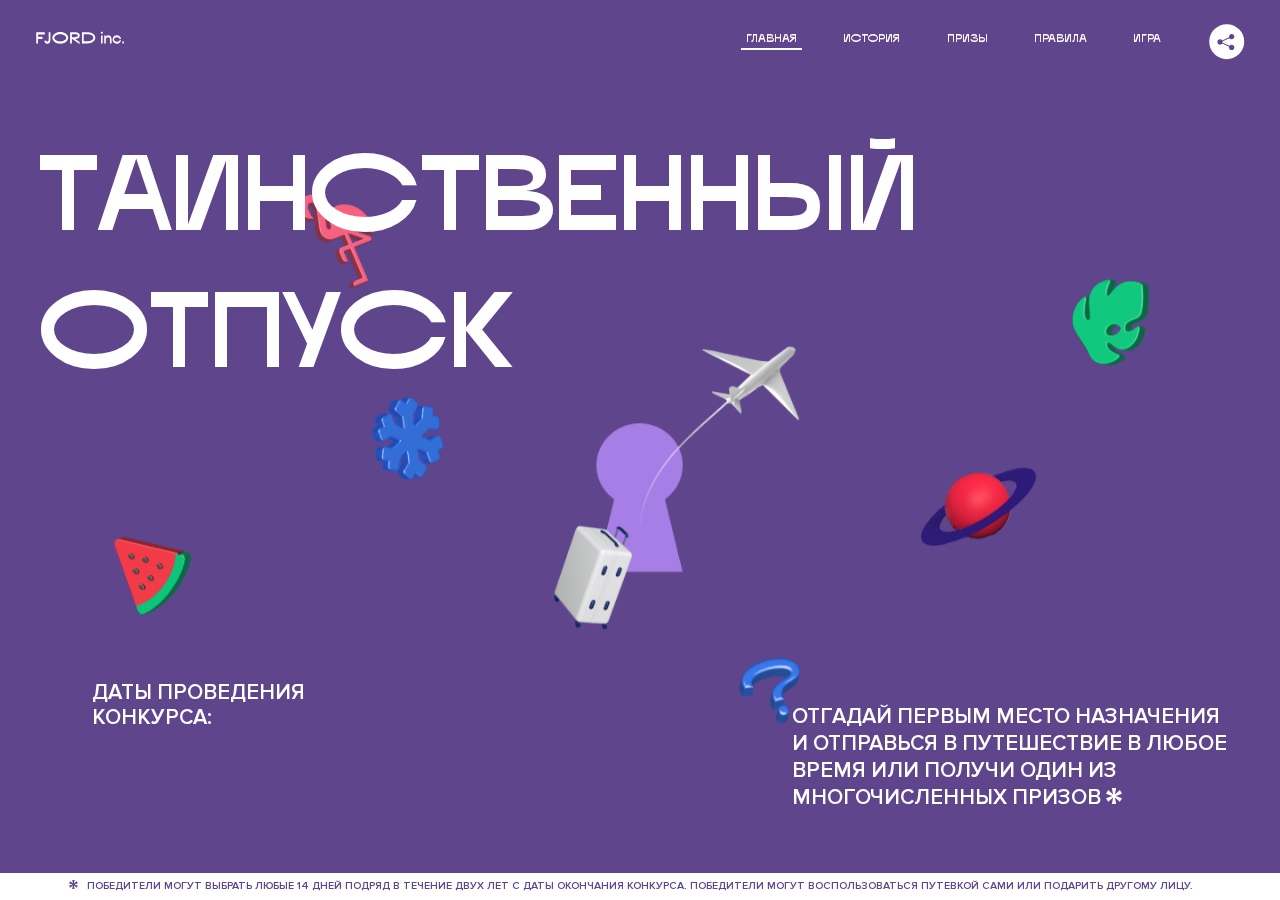
<file: 6/index.html>
<!DOCTYPE html>
<html lang="ru">

<head>
  <meta charset="UTF-8">
  <meta name="description" content="">
  <meta name="viewport" content="width=device-width, initial-scale=1.0">
  <meta http-equiv="X-UA-Compatible" content="ie=edge">
  <title>Mysterious Vacation</title>
  <link rel="stylesheet" href="css/style.min.css">
<link href="css/style.min.css" rel="stylesheet">  <base href="https://htmlacademy-animation.github.io/1741957-magic-vacation-1/6/">
</head>

<body>

  <header class="page-header js-header">
    <div class="page-header__wrapper">
      <a href="#" class="page-header__logo" aria-label="Перейти на страницу FJORD.Inc">
        <svg width="100" height="15" viewBox="0 0 100 15" fill="none" xmlns="http://www.w3.org/2000/svg">
          <path d="M0.26 1.4V14H2.276V8.906H7.334V6.44H2.276V3.848H9.872V1.4H0.26ZM12.733 14.36C15.127 14.36 16.243 12.65 16.243 9.5V1.4H14.263V8.96C14.263 11.21 13.723 11.876 12.733 11.876C11.833 11.876 11.473 11.3 11.347 10.58L9.36702 10.94C9.63702 13.046 10.663 14.36 12.733 14.36ZM18.3918 7.7C18.3918 11.372 22.3878 14.36 27.3198 14.36C32.2518 14.36 36.2478 11.372 36.2478 7.7C36.2478 4.028 32.2518 1.04 27.3198 1.04C22.3878 1.04 18.3918 4.028 18.3918 7.7ZM20.6058 7.7C20.6058 5.378 23.6118 3.524 27.3198 3.524C30.9918 3.524 33.9798 5.378 33.9798 7.7C33.9798 10.004 30.9918 11.858 27.3198 11.858C23.6118 11.858 20.6058 10.004 20.6058 7.7ZM40.403 14V8.906H40.799L49.079 14.702V12.38L44.039 8.906H44.201C47.999 8.906 49.277 7.304 49.277 5.162C49.277 3.092 47.999 1.4 44.201 1.4H38.387V14H40.403ZM43.535 3.722C45.785 3.722 47.045 4.136 47.045 5.432C47.045 6.764 45.785 7.034 43.535 7.034H40.403V3.722H43.535ZM51.6936 1.382V14H57.8676C62.7456 14 66.7236 11.534 66.7236 7.7C66.7236 3.848 62.7456 1.382 57.8676 1.382H51.6936ZM53.7096 11.624V3.722H57.5436C61.5396 3.722 64.4916 5.018 64.4916 7.7C64.4916 10.238 61.5396 11.624 57.5436 11.624H53.7096ZM73.1832 14.018H74.9832V5H73.1832V14.018ZM72.9132 1.976C72.9132 2.57 73.3992 3.092 74.0832 3.092C74.7492 3.092 75.2352 2.57 75.2352 1.976C75.2352 1.382 74.7672 0.805999 74.0832 0.805999C73.3812 0.805999 72.9132 1.382 72.9132 1.976ZM76.7867 14H78.5687V9.104C78.7487 8.006 79.5947 6.962 81.0887 6.962C82.1147 6.962 83.2667 7.448 83.2667 9.554V14H85.0487V9.014C85.0487 6.152 83.2307 4.73 81.3587 4.73C79.9187 4.73 79.0727 5.558 78.5687 6.854V5H76.7867V14ZM90.9898 14.27C93.5098 14.27 95.3818 12.506 95.7238 10.328H94.0498C93.7258 11.3 92.6998 12.02 90.9898 12.02C88.8478 12.02 87.7678 10.922 87.7678 9.59C87.7678 8.24 88.8478 6.962 90.9898 6.962C92.7538 6.962 93.7978 7.844 94.0858 8.924H95.7418C95.4358 6.71 93.6178 4.73 90.9898 4.73C88.0918 4.73 86.1298 7.124 86.1298 9.59C86.1298 12.074 88.1278 14.27 90.9898 14.27ZM97.0693 12.938C97.0693 13.658 97.5553 14.144 98.2753 14.144C98.9953 14.144 99.4813 13.658 99.4813 12.938C99.4813 12.2 98.9953 11.714 98.2753 11.714C97.5553 11.714 97.0693 12.2 97.0693 12.938Z" fill="currentColor"></path>
        </svg>
      </a>
      <button class="page-header__toggler js-menu-toggler" type="button" aria-label="Управление мобильным меню"><span>Меню</span></button>
      <nav class="page-header__nav">
        <div class="page-header__menu js-menu" id="menu">
          <ul>
            <li>
              <a class="js-menu-link active" href="#top" data-href="top">главная</a>
            </li>
            <li>
              <a class="js-menu-link js-menu-link_story" href="#story" data-href="story">история</a>
            </li>
            <li>
              <a class="js-menu-link js-menu-link_prize" href="#prizes" data-href="prizes">призы</a>
            </li>
            <li>
              <a class="js-menu-link" href="#rules" data-href="rules">правила</a>
            </li>
            <li>
              <a class="js-menu-link" href="#game" data-href="game">игра</a>
            </li>
          </ul>
        </div>
        <div class="page-header__social">
          <div class="social-block js-social-block">
            <button class="social-block__toggler" aria-label="Управлять блоком с социальными кнопками">
              <svg width="26" height="22" viewBox="0 0 27 22" fill="none" xmlns="http://www.w3.org/2000/svg">
                <path d="M19.6721 7.43664C21.6273 7.43664 23.213 5.85095 23.213 3.89566C23.213 1.94037 21.6273 0.354675 19.6721 0.354675C17.7168 0.354675 16.1311 1.94037 16.1311 3.89566C16.1311 4.19968 16.1728 4.49178 16.2458 4.77345L7.21751 8.95527C6.57519 8.05214 5.52303 7.46049 4.33078 7.46049C2.37549 7.46049 0.789795 9.04618 0.789795 11.0015C0.789795 12.9568 2.37549 14.5425 4.33078 14.5425C5.52303 14.5425 6.57668 13.9508 7.21751 13.0477L16.2458 17.2295C16.1743 17.5112 16.1311 17.8033 16.1311 18.1073C16.1311 20.0626 17.7168 21.6483 19.6721 21.6483C21.6273 21.6483 23.213 20.0626 23.213 18.1073C23.213 16.152 21.6273 14.5663 19.6721 14.5663C18.4798 14.5663 17.4262 15.158 16.7853 16.0611L7.75701 11.8793C7.82854 11.5976 7.87176 11.3055 7.87176 11.0015C7.87176 10.6974 7.83003 10.4053 7.75701 10.1237L16.7853 5.94186C17.4262 6.84499 18.4783 7.43664 19.6721 7.43664Z" fill="currentColor"></path>
              </svg>
            </button>
            <ul class="social-block__list">
              <li>
                <a class="social-block__link social-block__link--fb" href="#" aria-label="Мы на Facebook">
                  <svg width="8" height="17" viewBox="0 0 8 17" fill="none" xmlns="http://www.w3.org/2000/svg">
                    <path d="M4.24646 16.9899H1.09275L1.05793 8.49828H0V5.30707H1.05793V3.81124C1.05793 1.42084 2.57654 0 5.21735 0H7.41758V3.18585H5.30841C4.28262 3.18585 4.2478 3.48582 4.2478 4.24914V5.30707H7.42964L7.16716 8.49828H4.2478V16.9899H4.24646Z" fill="currentColor"></path>
                  </svg>
                </a>
              </li>
              <li>
                <a class="social-block__link social-block__link--insta" href="#" aria-label="Мы в Instagram">
                  <svg width="15" height="15" viewBox="0 0 15 15" fill="none" xmlns="http://www.w3.org/2000/svg">
                    <path d="M11.0197 0H4.19806C2.14246 0 0.471191 1.66993 0.471191 3.72285V10.5499C0.471191 12.6082 2.14112 14.2727 4.19806 14.2727H11.0197C13.0753 14.2727 14.7466 12.6082 14.7466 10.5499V3.72285C14.7466 1.67127 13.0753 0 11.0197 0ZM11.0197 12.4849H4.19806C3.13076 12.4849 2.26432 11.6158 2.26432 10.5512V3.72419C2.26432 2.65956 3.13076 1.79715 4.19806 1.79715H11.0197C12.087 1.79715 12.9535 2.6609 12.9535 3.72419V10.5512C12.9535 11.6145 12.087 12.4849 11.0197 12.4849Z" fill="currentColor"></path>
                    <path d="M7.60887 3.11084C5.38989 3.11084 3.58203 4.9187 3.58203 7.14036C3.58203 9.35532 5.38989 11.1645 7.60887 11.1645C9.83053 11.1645 11.6357 9.35666 11.6357 7.14036C11.6357 4.9187 9.83053 3.11084 7.60887 3.11084ZM7.60887 9.36871C6.37551 9.36871 5.37784 8.37372 5.37784 7.14036C5.37784 5.90699 6.37551 4.90665 7.60887 4.90665C8.83822 4.90665 9.84259 5.90833 9.84259 7.14036C9.84392 8.37238 8.83822 9.36871 7.60887 9.36871Z" fill="currentColor"></path>
                    <path d="M11.3573 2.35962C10.8256 2.35962 10.3931 2.79752 10.3931 3.32381C10.3931 3.85546 10.8256 4.29336 11.3573 4.29336C11.8862 4.29336 12.3215 3.85546 12.3215 3.32381C12.3215 2.79752 11.8862 2.35962 11.3573 2.35962Z" fill="currentColor"></path>
                  </svg>
                </a>
              </li>
              <li>
                <a class="social-block__link social-block__link--vk" href="#" aria-label="Мы ВКонтакте">
                  <svg width="17" height="10" viewBox="0 0 17 10" fill="none" xmlns="http://www.w3.org/2000/svg">
                    <path d="M14.1234 4.9002C14.1234 4.9002 16.3623 1.72708 16.5866 0.680242C16.6595 0.312285 16.4947 0.103188 16.1069 0.103188C16.1069 0.103188 14.8193 0.103188 14.168 0.103188C13.7235 0.103188 13.5587 0.293278 13.4235 0.579768C13.4235 0.579768 12.3724 2.82553 11.0969 4.24712C10.6861 4.70333 10.4781 4.84318 10.2511 4.84318C10.0646 4.84318 9.98625 4.6911 9.98625 4.27834V0.649016C9.98625 0.147997 9.92545 0.00135496 9.5066 0.00135496H6.39628C6.15578 0.00135496 6.0085 0.134417 6.0085 0.324506C6.0085 0.801084 6.73406 0.908351 6.73406 2.20231V4.87305C6.73406 5.40529 6.70569 5.61575 6.45303 5.61575C5.78016 5.61575 4.19528 3.30618 3.30623 0.678887C3.12923 0.145282 2.93737 0 2.43475 0H0.486409C0.205373 0 0 0.190085 0 0.476576C0 0.991172 0.60666 3.40801 2.99277 6.64358C4.59927 8.8201 6.70569 10 8.60269 10C9.76196 10 10.0416 9.80312 10.0416 9.31432V7.63883C10.0416 7.22607 10.2065 7.04956 10.4429 7.04956C10.7078 7.04956 11.1847 7.13238 12.2805 8.22268C13.5843 9.47862 13.6762 10 14.3896 10H16.5676C16.7919 10 17 9.89273 17 9.52342C17 9.02919 16.3623 8.15343 15.384 7.10659C14.9801 6.56755 14.3302 5.98914 14.1248 5.72301C13.8275 5.40801 13.9154 5.23014 14.1234 4.9002Z" fill="currentColor"></path>
                  </svg>
                </a>
              </li>
            </ul>
          </div>
        </div>
      </nav>
    </div>
  </header>

  <main class="page-content">

    <section class="animation-screen"></section>
    <section class="screen screen--hidden screen--intro js-scrollspy" id="top">
      <div class="screen__wrapper">
        <div class="intro">
          <h1 class="intro__title">Таинственный отпуск</h1>
          <div class="intro__content">
            <div class="intro__info">
              <p class="intro__label">Даты проведения конкурса:</p>
              <p class="intro__date">01 — 31.05 / 2020</p>
            </div>
            <div class="intro__message">
              <p>
                Отгадай первым место назначения и&nbsp;отправься в&nbsp;путешествие в&nbsp;любое время или получи один
                из многочисленных призов
                <svg width="16" height="16" viewBox="0 0 10 10" fill="none" xmlns="http://www.w3.org/2000/svg">
                  <path d="M0 6.35337L3.90271 4.99012L0 3.64663L1.34615 1.32374L4.44287 4.01073L3.67364 0H6.34615L5.57692 4.01073L8.65385 1.32374L10 3.64663L6.13405 4.99012L10 6.35337L8.65385 8.65651L5.57692 5.98927L6.34615 10H3.67364L4.44287 5.96952L1.34615 8.65651L0 6.35337Z" fill="currentColor"></path>
                </svg>
              </p>
            </div>
          </div>
        </div>
      </div>
      <div class="screen__footer js-footer">
        <button class="screen__footer-enlarge js-footer-toggler" type="button" aria-label="Показать сообщение">
          <svg width="10" height="10" viewBox="0 0 10 10" fill="none" xmlns="http://www.w3.org/2000/svg">
            <path d="M0 6.35337L3.90271 4.99012L0 3.64663L1.34615 1.32374L4.44287 4.01073L3.67364 0H6.34615L5.57692 4.01073L8.65385 1.32374L10 3.64663L6.13405 4.99012L10 6.35337L8.65385 8.65651L5.57692 5.98927L6.34615 10H3.67364L4.44287 5.96952L1.34615 8.65651L0 6.35337Z" fill="currentColor"></path>
          </svg>
        </button>
        <button class="screen__footer-collapse js-footer-toggler" type="button" aria-label="Скрыть сообщение">
          <svg width="13" height="13" viewBox="0 0 13 13" fill="none" xmlns="http://www.w3.org/2000/svg">
            <line x1="12.3536" y1="0.353553" x2="0.738349" y2="11.9688" stroke="currentColor"></line>
            <line x1="0.738319" y1="0.539925" x2="12.3535" y2="12.1551" stroke="currentColor"></line>
          </svg>
        </button>
        <div class="screen__footer-wrapper">
          <div class="screen__footer-announce">
            <p class="screen__footer-label">Даты проведения конкурса:</p>
            <p class="screen__footer-date">01 — 31.05 / 2020</p>
          </div>
          <div class="screen__footer-note">
            <p>
              <svg width="10" height="10" viewBox="0 0 10 10" fill="none" xmlns="http://www.w3.org/2000/svg">
                <path d="M0 6.35337L3.90271 4.99012L0 3.64663L1.34615 1.32374L4.44287 4.01073L3.67364 0H6.34615L5.57692 4.01073L8.65385 1.32374L10 3.64663L6.13405 4.99012L10 6.35337L8.65385 8.65651L5.57692 5.98927L6.34615 10H3.67364L4.44287 5.96952L1.34615 8.65651L0 6.35337Z" fill="currentColor"></path>
              </svg>
              <span>Победители могут выбрать любые 14 дней подряд в&nbsp;течение двух лет с&nbsp;даты окончания
                конкурса. Победители могут воспользоваться путевкой сами или подарить другому лицу.</span>
            </p>
          </div>
        </div>
      </div>
    </section>

    <section class="screen screen--hidden screen--story js-scrollspy" id="story">

      <div class="slider swiper-container js-slider">

        <div class="swiper-wrapper">

          <div class="slider__item swiper-slide">
            <h2 class="slider__item-title">История</h2>
            <p class="slider__item-text">Джеймс Таргет был основателем компании &laquo;Fjord Inc.&raquo;. С&nbsp;1965
              года &laquo;Fjord Inc.&raquo; прославилась надёжными и&nbsp;удобными чемоданами и&nbsp;аксессуарами для
              туристов.</p>
          </div>

          <div class="slider__item swiper-slide">
            <p class="slider__item-text">Когда Джеймсу было 7&nbsp;лет, в&nbsp;их&nbsp;доме гостил дядюшка
              и&nbsp;развлекал детей рассказами о&nbsp;своей поездке в&nbsp;место, показавшееся малышу Таргету
              невероятным. Тогда Джеймс решил, что однажды посетит его, но&nbsp;не&nbsp;будет рассказывать о&nbsp;мечте,
              пока не&nbsp;осуществит.</p>
          </div>

          <div class="slider__item swiper-slide">
            <p class="slider__item-text">Джеймс Таргет стал увлеченным путешественником. Он&nbsp;посетил
              5&nbsp;континентов, 126&nbsp;стран.</p>
          </div>

          <div class="slider__item swiper-slide">
            <p class="slider__item-text">Он&nbsp;сплавлялся по&nbsp;Амазонке и&nbsp;погружался в&nbsp;пещеры Франции,
              медитировал в&nbsp;горах Тибета и&nbsp;пожимал руку вождя племени Акугауа.</p>
          </div>

          <div class="slider__item swiper-slide">
            <p class="slider__item-text">Из&nbsp;своих поездок Джеймс Таргет привозил идеи, как сделать свои чемоданы
              &laquo;Fjord Inc.&raquo; удобными и&nbsp;приспособленными к&nbsp;разным дорожным условиям.</p>
          </div>

          <div class="slider__item swiper-slide">
            <p class="slider__item-text">Всё это время Джеймс не&nbsp;оставлял идею поездки своей мечты. Однако, как
              только он&nbsp;брался за&nbsp;планирование, возникали препятствия, не&nbsp;позволяющие отправиться туда.
            </p>
          </div>

          <div class="slider__item swiper-slide">
            <p class="slider__item-text">В&nbsp;возрасте 67&nbsp;лет Джеймс Таргет попал под лавину и&nbsp;погиб.
              В&nbsp;своём завещании он&nbsp;поручил отправить в&nbsp;заветное путешествие трёх смельчаков, единых
              с&nbsp;ним духом.</p>
          </div>

          <div class="slider__item swiper-slide">
            <p class="slider__item-text">Тех, кто сможет узнать таинственное место, задавая вопросы специально
              обученному ИИ&nbsp;&laquo;Соне&raquo;, ждет фантастическое путешествие.</p>
          </div>
        </div>
        <div class="slider__controls">
          <button class="slider__control slider__control--prev js-control-prev" type="button" aria-label="Показать предыдущую историю">
            <svg width="12" height="22" viewBox="0 0 12 22" fill="none" xmlns="http://www.w3.org/2000/svg">
              <path d="M11 1L1 11L11 21" stroke="currentColor" stroke-width="2" stroke-linejoin="round"></path>
            </svg>
          </button>
          <button class="slider__control slider__control--next js-control-next" type="button" aria-label="Показать следующую историю">
            <svg width="12" height="22" viewBox="0 0 12 22" fill="none" xmlns="http://www.w3.org/2000/svg">
              <path d="M1 1L11 11L1 21" stroke="currentColor" stroke-width="2" stroke-linejoin="round"></path>
            </svg>
          </button>
        </div>
        <div class="slider__pagination swiper-pagination"></div>
      </div>
      <div class="screen--story-transition"></div>
    </section>

    <section class="screen screen--hidden screen--prizes js-scrollspy" id="prizes">
      <div class="screen__wrapper">
        <div class="prizes">
          <h2 class="prizes__title">ПРизы</h2>
          <div class="prizes__lead">
            <p>Найди ответ и&nbsp;получи один из&nbsp;призов:</p>
          </div>
          <ul class="prizes__list">
            <li class="prizes__item prizes__item--journeys">
              <div class="prizes__icon">
                <picture>
                  <source srcset="img/prize1-mob.svg" media="(orientation: portrait)">
                  <img src="img/prize1.svg" alt="">
                </picture>
              </div>
              <p class="prizes__desc">
                <b>3</b>
                <span>загадочных путешествия</span>
              </p>
            </li>
            <li class="prizes__item prizes__item--cases">
              <div class="prizes__icon">
                <picture>
                  <source srcset="img/prize2-mob.svg" media="(orientation: portrait)">
                  <img src="img/prize2.svg" alt="">
                </picture>
              </div>
              <p class="prizes__desc">
                <b>7</b>
                <span>надежных чемоданов</span>
              </p>
            </li>
            <li class="prizes__item prizes__item--codes">
              <div class="prizes__icon">
                <picture>
                  <source srcset="img/prize3-mob.svg" media="(orientation: portrait)">
                  <img src="img/prize3.svg" alt="">
                </picture>
              </div>
              <p class="prizes__desc">
                <b>900</b>
                <span>
                  промокодов на&nbsp;скидку 15%
                  <svg width="10" height="10" viewBox="0 0 10 10" fill="none" xmlns="http://www.w3.org/2000/svg">
                    <path d="M0 6.35337L3.90271 4.99012L0 3.64663L1.34615 1.32374L4.44287 4.01073L3.67364 0H6.34615L5.57692 4.01073L8.65385 1.32374L10 3.64663L6.13405 4.99012L10 6.35337L8.65385 8.65651L5.57692 5.98927L6.34615 10H3.67364L4.44287 5.96952L1.34615 8.65651L0 6.35337Z" fill="currentColor"></path>
                  </svg>
                </span>
              </p>
            </li>
          </ul>
        </div>
      </div>
      <div class="screen__footer js-footer">
        <button class="screen__footer-enlarge js-footer-toggler" type="button" aria-label="Показать сообщение">
          <svg width="10" height="10" viewBox="0 0 10 10" fill="none" xmlns="http://www.w3.org/2000/svg">
            <path d="M0 6.35337L3.90271 4.99012L0 3.64663L1.34615 1.32374L4.44287 4.01073L3.67364 0H6.34615L5.57692 4.01073L8.65385 1.32374L10 3.64663L6.13405 4.99012L10 6.35337L8.65385 8.65651L5.57692 5.98927L6.34615 10H3.67364L4.44287 5.96952L1.34615 8.65651L0 6.35337Z" fill="currentColor"></path>
          </svg>
        </button>
        <button class="screen__footer-collapse js-footer-toggler" type="button" aria-label="Скрыть сообщение">
          <svg width="13" height="13" viewBox="0 0 13 13" fill="none" xmlns="http://www.w3.org/2000/svg">
            <line x1="12.3536" y1="0.353553" x2="0.738349" y2="11.9688" stroke="currentColor"></line>
            <line x1="0.738319" y1="0.539925" x2="12.3535" y2="12.1551" stroke="currentColor"></line>
          </svg>
        </button>
        <div class="screen__footer-wrapper">
          <div class="screen__footer-announce">
            <p class="screen__footer-label">Даты проведения конкурса:</p>
            <p class="screen__footer-date">01 — 31.05 / 2020</p>
          </div>
          <div class="screen__footer-note">
            <p>
              <svg width="10" height="10" viewBox="0 0 10 10" fill="none" xmlns="http://www.w3.org/2000/svg">
                <path d="M0 6.35337L3.90271 4.99012L0 3.64663L1.34615 1.32374L4.44287 4.01073L3.67364 0H6.34615L5.57692 4.01073L8.65385 1.32374L10 3.64663L6.13405 4.99012L10 6.35337L8.65385 8.65651L5.57692 5.98927L6.34615 10H3.67364L4.44287 5.96952L1.34615 8.65651L0 6.35337Z" fill="currentColor"></path>
              </svg>
              <span>Скидка&nbsp;15% на&nbsp;единоразовое приобретение путёвки с&nbsp;1&nbsp;июня 2020
                по&nbsp;31&nbsp;мая 2022&nbsp;года. Суммируется с&nbsp;другими акциями</span>
            </p>
          </div>
        </div>
      </div>
    </section>

    <section class="screen screen--hidden screen--rules js-scrollspy" id="rules">
      <div class="screen__wrapper">
        <div class="rules">
          <h2 class="rules__title">Правила</h2>
          <div class="rules__lead">
            <p>Для того чтобы получить наследство Джеймса Таргета, тебе нужно выведать у&nbsp;&laquo;Сони&raquo;, куда
              предстоит отправиться тебе в&nbsp;случае победы</p>
          </div>
          <ol class="rules__list">
            <li class="rules__item">
              <div class="rules__circle"></div>
              <div class="rules__circle-text">1</div>
              <p>Тебе отводится <br>5&nbsp;минут</p>
            </li>
            <li class="rules__item">
              <div class="rules__circle"></div>
              <div class="rules__circle-text">2</div>
              <p>Задавай любые вопросы в&nbsp;текстовом поле</p>
            </li>
            <li class="rules__item">
              <div class="rules__circle"></div>
              <div class="rules__circle-text">3</div>
              <p>Нажимай кнопку &laquo;Узнать&raquo;, чтобы получить ответ</p>
            </li>
            <li class="rules__item">
              <div class="rules__circle"></div>
              <div class="rules__circle-text">4</div>
              <p>&laquo;Соня&raquo; может отвечать только&nbsp;Да или Нет</p>
            </li>
          </ol>
          <a href="#game" class="rules__link btn"><span>Погнали!</span></a>
        </div>
      </div>
      <div class="screen__disclaimer">
        <div class="disclaimer">
          <ul>
            <li>
              <a href="#">Правовая информация</a>
            </li>
            <li>
              <a href="#">Подробные правила</a>
            </li>
          </ul>
        </div>
      </div>
    </section>

    <section class="screen screen--hidden screen--game js-scrollspy" id="game">
      <div class="screen__wrapper">
        <div class="game">
          <div class="game__header">
            <h2 class="game__title">Игра</h2>
            <div class="game__counter">
              <span>05</span>:<span>00</span>
            </div>
          </div>
          <div class="game__body">
            <div class="chat">
              <div class="chat__body js-chat">
                <ul class="chat__list" id="messages"></ul>
              </div>
              <div class="chat__footer">
                <form action="#" method="post" class="form" id="message-form">
                  <label for="message-field" class="visually-hidden">Поле для ввода вопроса</label>
                  <input type="text" class="form__field" id="message-field">
                  <button class="form__button btn">
                    Узнать
                    <svg width="18" height="19" viewBox="0 0 18 19" fill="none" xmlns="http://www.w3.org/2000/svg">
                      <path stroke="currentColor" stroke-width="2" d="M9 19V1"></path>
                      <path d="M1 9l8-8 8 8" stroke="currentColor" stroke-width="2" stroke-linejoin="round"></path>
                    </svg>
                  </button>
                </form>
              </div>
            </div>
          </div>
          <!-- временные кнопки для показа результата -->
          <div class="game__buttons">
            <button class="game__button btn js-show-result" type="button" data-target="result">Положительный
              результат</button>
            <button class="game__button btn js-show-result" type="button" data-target="result2">Положительный результат
              - 2</button>
            <button class="game__button btn js-show-result" type="button" data-target="result3">Отрицательный
              результат</button>
          </div>
        </div>
      </div>
    </section>

    <section class="screen screen--hidden screen--result" id="result">
      <div class="screen__wrapper">
        <div class="result result--trip">
          <div class="result__image">
            <picture>
              <source srcset="img/result1-mob.png 1x, img/result1-mob@2x.png 2x" media="(max-width: 768px) and (orientation: portrait)">
              <img src="img/result1.png" srcset="img/result1@2x.png 2x" alt="">
            </picture>
          </div>
          <h2 class="result__title">
            <span class="visually-hidden">ПОбеда!</span>
            <svg xmlns="http://www.w3.org/2000/svg" viewBox="0 0 568.85 109.24">
              <path d="M16,24.44V92H2.6V8H75V92H61.52V24.44H16Z" transform="translate(-2.1 -1.5)" fill="none" stroke="currentColor"></path>
              <path d="M148.76,5.6c32.88,0,59.52,19.92,59.52,44.4s-26.64,44.4-59.52,44.4S89.24,74.48,89.24,50,115.88,5.6,148.76,5.6Zm0,72.12c24.48,0,44.4-12.36,44.4-27.72s-19.92-27.84-44.4-27.84C124,22.16,104,34.52,104,50S124,77.72,148.76,77.72Z" transform="translate(-2.1 -1.5)" fill="none" stroke="currentColor"></path>
              <path d="M287.36,8V24.44H236v14.4h25.32c25.44,0,34,11.16,34,26.52,0,15.6-8.52,26.64-34,26.64H222.56V8h64.8ZM256.88,76.52c15.12,0,23.52-2,23.52-11.52S272,54.44,256.88,54.44H236V76.52h20.88Z" transform="translate(-2.1 -1.5)" fill="none" stroke="currentColor"></path>
              <path d="M371.47,8V24.44H320.84V41.6h33.6V58h-33.6V75.56h50.64V92H307.4V8h64.08Z" transform="translate(-2.1 -1.5)" fill="none" stroke="currentColor"></path>
              <path d="M382.39,110.24V75.56h7.44c4.56-4.68,7.8-18.36,8.76-56L399,8h48.6V75.56h10v34.68H442.87V92H397v18.24H382.39Zm51.72-34.68V24.44H411.55v3.12c-0.48,22.44-3.24,37.68-7.2,48h29.76Z" transform="translate(-2.1 -1.5)" fill="none" stroke="currentColor"></path>
              <path d="M463.75,92l28-84h27.12l28.08,84H533.47l-7.8-23.52h-37.8L480.07,92H463.75Zm56.64-40L507,11.84,493.51,52h26.88Z" transform="translate(-2.1 -1.5)" fill="none" stroke="currentColor"></path>
              <path d="M554.12,70.4L555.55,2H569l1.44,68.4H554.12Zm8.28,6.36c4.8,0,8,3.24,8,8.16a8,8,0,1,1-16.08,0C554.35,80,557.59,76.76,562.39,76.76Z" transform="translate(-2.1 -1.5)" fill="none" stroke="currentColor"></path>
            </svg>
          </h2>
          <div class="result__text">
            <p>ты&nbsp;отправляешься в&nbsp;Арктику!</p>
          </div>
          <div class="result__form">
            <form action="#" method="post" class="form form--result">
              <label for="email-field" class="form__label">зарегистрируй результат</label>
              <input type="email" class="form__field" id="email-field" placeholder="e-mail для регистации результата и получения приза" required="">
              <button class="form__button btn">
                отправить
                <svg width="18" height="19" viewBox="0 0 18 19" fill="none" xmlns="http://www.w3.org/2000/svg">
                  <path stroke="currentColor" stroke-width="2" d="M9 19V1"></path>
                  <path d="M1 9l8-8 8 8" stroke="currentColor" stroke-width="2" stroke-linejoin="round"></path>
                </svg>
              </button>
            </form>
          </div>
        </div>
      </div>
    </section>

    <section class="screen screen--hidden screen--result" id="result2">
      <div class="screen__wrapper">
        <div class="result result--prize">
          <div class="result__image">
            <!-- <picture>
              <source srcset="img/result2-mob.png 1x, img/result2-mob@2x.png 2x"
                media="(max-width: 768px) and (orientation: portrait)">
              <img src="img/result2.png" srcset="img/result2@2x.png 2x" alt="">
            </picture> -->
            <div class="result__image-container">
              <picture>
                <img src="img/win-suitcase/leaf blue 1.png" alt="">
              </picture>
              <picture>
                <img src="img/win-suitcase/leaf blue 2.png" alt="">
              </picture>
              <picture>
                <img src="img/win-suitcase/leaf green.png" alt="">
              </picture>
              <picture>
                <img src="img/win-suitcase/suitcase_700.png" alt="">
              </picture>
              <picture>
                <img src="img/win-suitcase/flamingo_700.png" alt="">
              </picture>
            </div>


          </div>
          <h2 class="result__title">
            <span class="visually-hidden">ПОбеда!</span>
            <svg xmlns="http://www.w3.org/2000/svg" viewBox="0 0 568.85 109.24">
              <path d="M16,24.44V92H2.6V8H75V92H61.52V24.44H16Z" transform="translate(-2.1 -1.5)" fill="none" stroke="currentColor"></path>
              <path d="M148.76,5.6c32.88,0,59.52,19.92,59.52,44.4s-26.64,44.4-59.52,44.4S89.24,74.48,89.24,50,115.88,5.6,148.76,5.6Zm0,72.12c24.48,0,44.4-12.36,44.4-27.72s-19.92-27.84-44.4-27.84C124,22.16,104,34.52,104,50S124,77.72,148.76,77.72Z" transform="translate(-2.1 -1.5)" fill="none" stroke="currentColor"></path>
              <path d="M287.36,8V24.44H236v14.4h25.32c25.44,0,34,11.16,34,26.52,0,15.6-8.52,26.64-34,26.64H222.56V8h64.8ZM256.88,76.52c15.12,0,23.52-2,23.52-11.52S272,54.44,256.88,54.44H236V76.52h20.88Z" transform="translate(-2.1 -1.5)" fill="none" stroke="currentColor"></path>
              <path d="M371.47,8V24.44H320.84V41.6h33.6V58h-33.6V75.56h50.64V92H307.4V8h64.08Z" transform="translate(-2.1 -1.5)" fill="none" stroke="currentColor"></path>
              <path d="M382.39,110.24V75.56h7.44c4.56-4.68,7.8-18.36,8.76-56L399,8h48.6V75.56h10v34.68H442.87V92H397v18.24H382.39Zm51.72-34.68V24.44H411.55v3.12c-0.48,22.44-3.24,37.68-7.2,48h29.76Z" transform="translate(-2.1 -1.5)" fill="none" stroke="currentColor"></path>
              <path d="M463.75,92l28-84h27.12l28.08,84H533.47l-7.8-23.52h-37.8L480.07,92H463.75Zm56.64-40L507,11.84,493.51,52h26.88Z" transform="translate(-2.1 -1.5)" fill="none" stroke="currentColor"></path>
              <path d="M554.12,70.4L555.55,2H569l1.44,68.4H554.12Zm8.28,6.36c4.8,0,8,3.24,8,8.16a8,8,0,1,1-16.08,0C554.35,80,557.59,76.76,562.39,76.76Z" transform="translate(-2.1 -1.5)" fill="none" stroke="currentColor"></path>
            </svg>
          </h2>
          <div class="result__text">
            <p>чемодан &laquo;Fjord&nbsp;Inc.&raquo;&nbsp;твой</p>
          </div>
          <div class="result__form">
            <form action="#" method="post" class="form form--result">
              <label for="email-field2" class="form__label">зарегистрируй результат</label>
              <input type="email" class="form__field" id="email-field2" placeholder="e-mail для регистации результата и получения приза" required="">
              <button class="form__button btn">
                отправить
                <svg width="18" height="19" viewBox="0 0 18 19" fill="none" xmlns="http://www.w3.org/2000/svg">
                  <path stroke="currentColor" stroke-width="2" d="M9 19V1"></path>
                  <path d="M1 9l8-8 8 8" stroke="currentColor" stroke-width="2" stroke-linejoin="round"></path>
                </svg>
              </button>
            </form>
          </div>
        </div>
      </div>
    </section>

    <section class="screen screen--hidden screen--result" id="result3">
      <div class="screen__wrapper">
        <div class="result result--negative">
          <div class="result__image">
            <picture>
              <source srcset="img/result3-mob.png 1x, img/result3-mob@2x.png 2x" media="(max-width: 768px) and (orientation: portrait)">
              <img src="img/result3.png" srcset="img/result3@2x.png 2x" alt="">
            </picture>
          </div>
          <h2 class="result__title">
            <span class="visually-hidden">Не угадал!</span>
            <svg xmlns="http://www.w3.org/2000/svg" viewBox="0 0 660.77 109.24">
              <path d="M2.66,92V8H16.1V42.2H53.3V8H66.74V92H53.3V58.64H16.1V92H2.66Z" transform="translate(-2.16 -1.5)" fill="none" stroke="currentColor"></path>
              <path d="M147.62,8V24.44H97V41.6h33.6V58H97V75.56h50.64V92H83.54V8h64.08Z" transform="translate(-2.16 -1.5)" fill="none" stroke="currentColor"></path>
              <path d="M199.22,8l20.52,42.36L235.34,8h16.44l-31,84H204.38l9.48-25.92L185.78,8h13.44Z" transform="translate(-2.16 -1.5)" fill="none" stroke="currentColor"></path>
              <path d="M273.74,24.44V92H260.3V8h50.16V24.44H273.74Z" transform="translate(-2.16 -1.5)" fill="none" stroke="currentColor"></path>
              <path d="M307.1,92l28-84h27.12l28.08,84H376.82L369,68.48h-37.8L323.42,92H307.1Zm56.64-40L350.3,11.84,336.86,52h26.88Z" transform="translate(-2.16 -1.5)" fill="none" stroke="currentColor"></path>
              <path d="M396.38,110.24V75.56h7.44c4.56-4.68,7.8-18.36,8.76-56L412.94,8h48.6V75.56h10v34.68H456.86V92H411v18.24H396.38ZM448.1,75.56V24.44H425.54v3.12c-0.48,22.44-3.24,37.68-7.2,48H448.1Z" transform="translate(-2.16 -1.5)" fill="none" stroke="currentColor"></path>
              <path d="M477.74,92l28-84h27.12L560.9,92H547.46l-7.8-23.52h-37.8L494.06,92H477.74Zm56.64-40-13.44-40.2L507.5,52h26.88Z" transform="translate(-2.16 -1.5)" fill="none" stroke="currentColor"></path>
              <path d="M568.7,76.88a13.77,13.77,0,0,0,5,1c6.6,0,10.44-6.24,12-58.32L586.22,8h46.2V92H619V24.44H598.82l-0.12,3.12C597.14,81,589,94.4,573.74,94.4a28.55,28.55,0,0,1-6.72-.84Z" transform="translate(-2.16 -1.5)" fill="none" stroke="currentColor"></path>
              <path d="M646.1,70.4L647.54,2H661l1.44,68.4H646.1Zm8.28,6.36c4.8,0,8,3.24,8,8.16a8,8,0,0,1-16.08,0C646.34,80,649.58,76.76,654.38,76.76Z" transform="translate(-2.16 -1.5)" fill="none" stroke="currentColor"></path>
            </svg>
          </h2>
          <button class="result__button js-play" type="button">
            не сдавайся!
            <span>
              <svg width="27" height="22" viewBox="0 0 27 22" fill="none" xmlns="http://www.w3.org/2000/svg">
                <path d="M10.6899 1.47998C5.42992 1.47998 1.16992 5.73998 1.16992 11C1.16992 16.26 5.42992 20.52 10.6899 20.52C15.9499 20.52 20.2099 16.26 20.2099 11V7.13998" stroke="currentColor" stroke-width="2" stroke-miterlimit="10"></path>
                <path d="M15.1099 12.5099L20.1499 7.13989L25.3099 12.6299" stroke="currentColor" stroke-width="2" stroke-miterlimit="10" stroke-linejoin="round"></path>
              </svg>
            </span>
          </button>
        </div>
      </div>
    </section>

  </main>

<script src="js/script.js"></script></body>

</html>
</file>
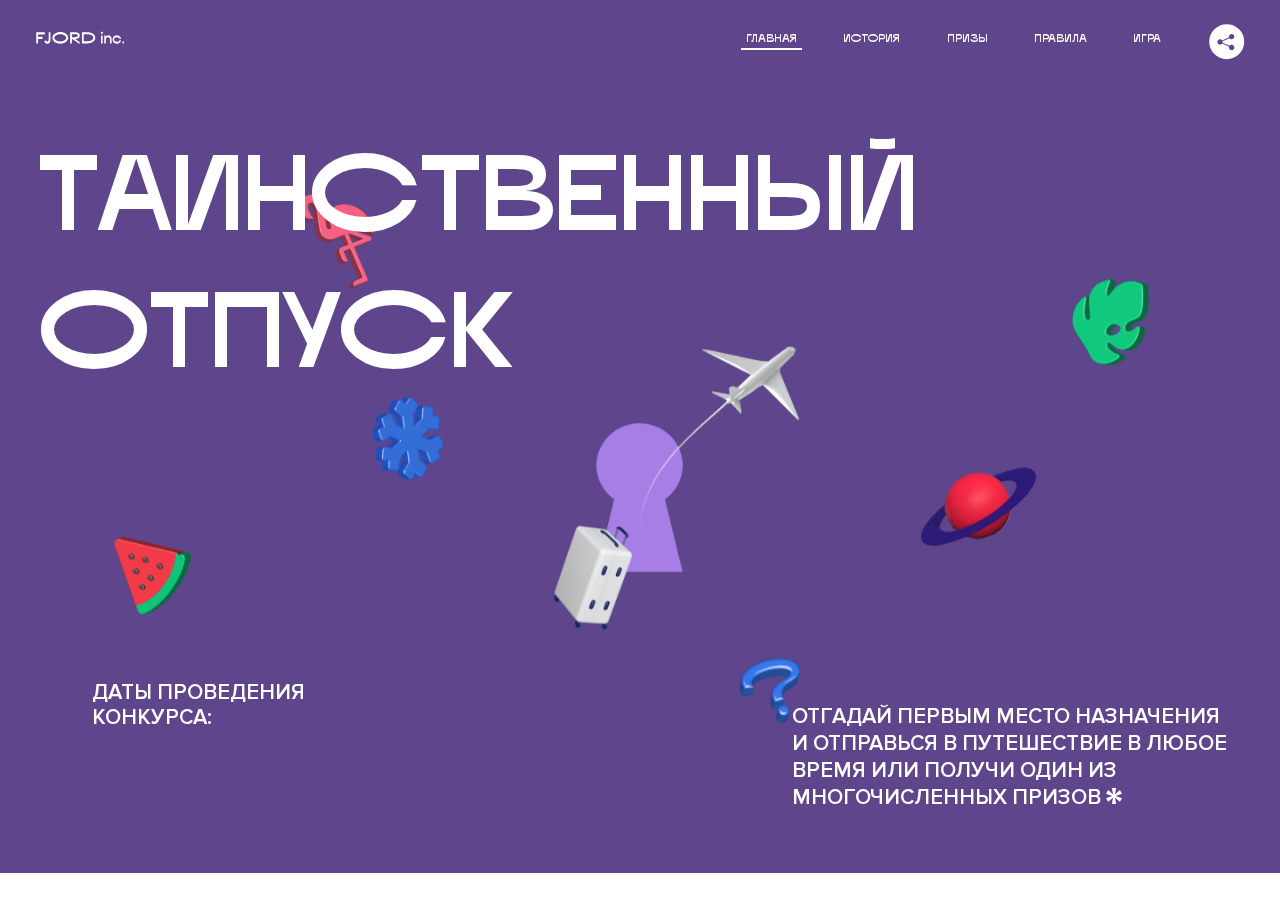
<file: 7/index.html>
<!DOCTYPE html>
<html lang="ru">

<head>
  <meta charset="UTF-8">
  <meta name="description" content="">
  <meta name="viewport" content="width=device-width, initial-scale=1.0">
  <meta http-equiv="X-UA-Compatible" content="ie=edge">
  <title>Mysterious Vacation</title>
  <link rel="stylesheet" href="css/style.min.css">
<link href="css/style.min.css" rel="stylesheet">  <base href="https://htmlacademy-animation.github.io/1741957-magic-vacation-1/7/">
</head>

<body>

  <header class="page-header js-header">
    <div class="page-header__wrapper">
      <a href="#" class="page-header__logo" aria-label="Перейти на страницу FJORD.Inc">
        <svg width="100" height="15" viewBox="0 0 100 15" fill="none" xmlns="http://www.w3.org/2000/svg">
          <path d="M0.26 1.4V14H2.276V8.906H7.334V6.44H2.276V3.848H9.872V1.4H0.26ZM12.733 14.36C15.127 14.36 16.243 12.65 16.243 9.5V1.4H14.263V8.96C14.263 11.21 13.723 11.876 12.733 11.876C11.833 11.876 11.473 11.3 11.347 10.58L9.36702 10.94C9.63702 13.046 10.663 14.36 12.733 14.36ZM18.3918 7.7C18.3918 11.372 22.3878 14.36 27.3198 14.36C32.2518 14.36 36.2478 11.372 36.2478 7.7C36.2478 4.028 32.2518 1.04 27.3198 1.04C22.3878 1.04 18.3918 4.028 18.3918 7.7ZM20.6058 7.7C20.6058 5.378 23.6118 3.524 27.3198 3.524C30.9918 3.524 33.9798 5.378 33.9798 7.7C33.9798 10.004 30.9918 11.858 27.3198 11.858C23.6118 11.858 20.6058 10.004 20.6058 7.7ZM40.403 14V8.906H40.799L49.079 14.702V12.38L44.039 8.906H44.201C47.999 8.906 49.277 7.304 49.277 5.162C49.277 3.092 47.999 1.4 44.201 1.4H38.387V14H40.403ZM43.535 3.722C45.785 3.722 47.045 4.136 47.045 5.432C47.045 6.764 45.785 7.034 43.535 7.034H40.403V3.722H43.535ZM51.6936 1.382V14H57.8676C62.7456 14 66.7236 11.534 66.7236 7.7C66.7236 3.848 62.7456 1.382 57.8676 1.382H51.6936ZM53.7096 11.624V3.722H57.5436C61.5396 3.722 64.4916 5.018 64.4916 7.7C64.4916 10.238 61.5396 11.624 57.5436 11.624H53.7096ZM73.1832 14.018H74.9832V5H73.1832V14.018ZM72.9132 1.976C72.9132 2.57 73.3992 3.092 74.0832 3.092C74.7492 3.092 75.2352 2.57 75.2352 1.976C75.2352 1.382 74.7672 0.805999 74.0832 0.805999C73.3812 0.805999 72.9132 1.382 72.9132 1.976ZM76.7867 14H78.5687V9.104C78.7487 8.006 79.5947 6.962 81.0887 6.962C82.1147 6.962 83.2667 7.448 83.2667 9.554V14H85.0487V9.014C85.0487 6.152 83.2307 4.73 81.3587 4.73C79.9187 4.73 79.0727 5.558 78.5687 6.854V5H76.7867V14ZM90.9898 14.27C93.5098 14.27 95.3818 12.506 95.7238 10.328H94.0498C93.7258 11.3 92.6998 12.02 90.9898 12.02C88.8478 12.02 87.7678 10.922 87.7678 9.59C87.7678 8.24 88.8478 6.962 90.9898 6.962C92.7538 6.962 93.7978 7.844 94.0858 8.924H95.7418C95.4358 6.71 93.6178 4.73 90.9898 4.73C88.0918 4.73 86.1298 7.124 86.1298 9.59C86.1298 12.074 88.1278 14.27 90.9898 14.27ZM97.0693 12.938C97.0693 13.658 97.5553 14.144 98.2753 14.144C98.9953 14.144 99.4813 13.658 99.4813 12.938C99.4813 12.2 98.9953 11.714 98.2753 11.714C97.5553 11.714 97.0693 12.2 97.0693 12.938Z" fill="currentColor"></path>
        </svg>
      </a>
      <button class="page-header__toggler js-menu-toggler" type="button" aria-label="Управление мобильным меню"><span>Меню</span></button>
      <nav class="page-header__nav">
        <div class="page-header__menu js-menu" id="menu">
          <ul>
            <li>
              <a class="js-menu-link active" href="#top" data-href="top">главная</a>
            </li>
            <li>
              <a class="js-menu-link js-menu-link_story" href="#story" data-href="story">история</a>
            </li>
            <li>
              <a class="js-menu-link js-menu-link_prize" href="#prizes" data-href="prizes">призы</a>
            </li>
            <li>
              <a class="js-menu-link" href="#rules" data-href="rules">правила</a>
            </li>
            <li>
              <a class="js-menu-link" href="#game" data-href="game">игра</a>
            </li>
          </ul>
        </div>
        <div class="page-header__social">
          <div class="social-block js-social-block">
            <button class="social-block__toggler" aria-label="Управлять блоком с социальными кнопками">
              <svg width="26" height="22" viewBox="0 0 27 22" fill="none" xmlns="http://www.w3.org/2000/svg">
                <path d="M19.6721 7.43664C21.6273 7.43664 23.213 5.85095 23.213 3.89566C23.213 1.94037 21.6273 0.354675 19.6721 0.354675C17.7168 0.354675 16.1311 1.94037 16.1311 3.89566C16.1311 4.19968 16.1728 4.49178 16.2458 4.77345L7.21751 8.95527C6.57519 8.05214 5.52303 7.46049 4.33078 7.46049C2.37549 7.46049 0.789795 9.04618 0.789795 11.0015C0.789795 12.9568 2.37549 14.5425 4.33078 14.5425C5.52303 14.5425 6.57668 13.9508 7.21751 13.0477L16.2458 17.2295C16.1743 17.5112 16.1311 17.8033 16.1311 18.1073C16.1311 20.0626 17.7168 21.6483 19.6721 21.6483C21.6273 21.6483 23.213 20.0626 23.213 18.1073C23.213 16.152 21.6273 14.5663 19.6721 14.5663C18.4798 14.5663 17.4262 15.158 16.7853 16.0611L7.75701 11.8793C7.82854 11.5976 7.87176 11.3055 7.87176 11.0015C7.87176 10.6974 7.83003 10.4053 7.75701 10.1237L16.7853 5.94186C17.4262 6.84499 18.4783 7.43664 19.6721 7.43664Z" fill="currentColor"></path>
              </svg>
            </button>
            <ul class="social-block__list">
              <li>
                <a class="social-block__link social-block__link--fb" href="#" aria-label="Мы на Facebook">
                  <svg width="8" height="17" viewBox="0 0 8 17" fill="none" xmlns="http://www.w3.org/2000/svg">
                    <path d="M4.24646 16.9899H1.09275L1.05793 8.49828H0V5.30707H1.05793V3.81124C1.05793 1.42084 2.57654 0 5.21735 0H7.41758V3.18585H5.30841C4.28262 3.18585 4.2478 3.48582 4.2478 4.24914V5.30707H7.42964L7.16716 8.49828H4.2478V16.9899H4.24646Z" fill="currentColor"></path>
                  </svg>
                </a>
              </li>
              <li>
                <a class="social-block__link social-block__link--insta" href="#" aria-label="Мы в Instagram">
                  <svg width="15" height="15" viewBox="0 0 15 15" fill="none" xmlns="http://www.w3.org/2000/svg">
                    <path d="M11.0197 0H4.19806C2.14246 0 0.471191 1.66993 0.471191 3.72285V10.5499C0.471191 12.6082 2.14112 14.2727 4.19806 14.2727H11.0197C13.0753 14.2727 14.7466 12.6082 14.7466 10.5499V3.72285C14.7466 1.67127 13.0753 0 11.0197 0ZM11.0197 12.4849H4.19806C3.13076 12.4849 2.26432 11.6158 2.26432 10.5512V3.72419C2.26432 2.65956 3.13076 1.79715 4.19806 1.79715H11.0197C12.087 1.79715 12.9535 2.6609 12.9535 3.72419V10.5512C12.9535 11.6145 12.087 12.4849 11.0197 12.4849Z" fill="currentColor"></path>
                    <path d="M7.60887 3.11084C5.38989 3.11084 3.58203 4.9187 3.58203 7.14036C3.58203 9.35532 5.38989 11.1645 7.60887 11.1645C9.83053 11.1645 11.6357 9.35666 11.6357 7.14036C11.6357 4.9187 9.83053 3.11084 7.60887 3.11084ZM7.60887 9.36871C6.37551 9.36871 5.37784 8.37372 5.37784 7.14036C5.37784 5.90699 6.37551 4.90665 7.60887 4.90665C8.83822 4.90665 9.84259 5.90833 9.84259 7.14036C9.84392 8.37238 8.83822 9.36871 7.60887 9.36871Z" fill="currentColor"></path>
                    <path d="M11.3573 2.35962C10.8256 2.35962 10.3931 2.79752 10.3931 3.32381C10.3931 3.85546 10.8256 4.29336 11.3573 4.29336C11.8862 4.29336 12.3215 3.85546 12.3215 3.32381C12.3215 2.79752 11.8862 2.35962 11.3573 2.35962Z" fill="currentColor"></path>
                  </svg>
                </a>
              </li>
              <li>
                <a class="social-block__link social-block__link--vk" href="#" aria-label="Мы ВКонтакте">
                  <svg width="17" height="10" viewBox="0 0 17 10" fill="none" xmlns="http://www.w3.org/2000/svg">
                    <path d="M14.1234 4.9002C14.1234 4.9002 16.3623 1.72708 16.5866 0.680242C16.6595 0.312285 16.4947 0.103188 16.1069 0.103188C16.1069 0.103188 14.8193 0.103188 14.168 0.103188C13.7235 0.103188 13.5587 0.293278 13.4235 0.579768C13.4235 0.579768 12.3724 2.82553 11.0969 4.24712C10.6861 4.70333 10.4781 4.84318 10.2511 4.84318C10.0646 4.84318 9.98625 4.6911 9.98625 4.27834V0.649016C9.98625 0.147997 9.92545 0.00135496 9.5066 0.00135496H6.39628C6.15578 0.00135496 6.0085 0.134417 6.0085 0.324506C6.0085 0.801084 6.73406 0.908351 6.73406 2.20231V4.87305C6.73406 5.40529 6.70569 5.61575 6.45303 5.61575C5.78016 5.61575 4.19528 3.30618 3.30623 0.678887C3.12923 0.145282 2.93737 0 2.43475 0H0.486409C0.205373 0 0 0.190085 0 0.476576C0 0.991172 0.60666 3.40801 2.99277 6.64358C4.59927 8.8201 6.70569 10 8.60269 10C9.76196 10 10.0416 9.80312 10.0416 9.31432V7.63883C10.0416 7.22607 10.2065 7.04956 10.4429 7.04956C10.7078 7.04956 11.1847 7.13238 12.2805 8.22268C13.5843 9.47862 13.6762 10 14.3896 10H16.5676C16.7919 10 17 9.89273 17 9.52342C17 9.02919 16.3623 8.15343 15.384 7.10659C14.9801 6.56755 14.3302 5.98914 14.1248 5.72301C13.8275 5.40801 13.9154 5.23014 14.1234 4.9002Z" fill="currentColor"></path>
                  </svg>
                </a>
              </li>
            </ul>
          </div>
        </div>
      </nav>
    </div>
  </header>

  <main class="page-content">

    <section class="animation-screen"></section>
    <section class="screen screen--hidden screen--intro js-scrollspy" id="top">
      <div class="screen__wrapper">
        <div class="intro">
          <h1 class="intro__title">Таинственный отпуск</h1>
          <div class="intro__content">
            <div class="intro__info">
              <p class="intro__label">Даты проведения конкурса:</p>
              <p class="intro__date">01 — 31.05 / 2020</p>
            </div>
            <div class="intro__message">
              <p>
                Отгадай первым место назначения и&nbsp;отправься в&nbsp;путешествие в&nbsp;любое время или получи один
                из многочисленных призов
                <svg width="16" height="16" viewBox="0 0 10 10" fill="none" xmlns="http://www.w3.org/2000/svg">
                  <path d="M0 6.35337L3.90271 4.99012L0 3.64663L1.34615 1.32374L4.44287 4.01073L3.67364 0H6.34615L5.57692 4.01073L8.65385 1.32374L10 3.64663L6.13405 4.99012L10 6.35337L8.65385 8.65651L5.57692 5.98927L6.34615 10H3.67364L4.44287 5.96952L1.34615 8.65651L0 6.35337Z" fill="currentColor"></path>
                </svg>
              </p>
            </div>
          </div>
        </div>
      </div>
      <div class="screen__footer js-footer">
        <button class="screen__footer-enlarge js-footer-toggler" type="button" aria-label="Показать сообщение">
          <svg width="10" height="10" viewBox="0 0 10 10" fill="none" xmlns="http://www.w3.org/2000/svg">
            <path d="M0 6.35337L3.90271 4.99012L0 3.64663L1.34615 1.32374L4.44287 4.01073L3.67364 0H6.34615L5.57692 4.01073L8.65385 1.32374L10 3.64663L6.13405 4.99012L10 6.35337L8.65385 8.65651L5.57692 5.98927L6.34615 10H3.67364L4.44287 5.96952L1.34615 8.65651L0 6.35337Z" fill="currentColor"></path>
          </svg>
        </button>
        <button class="screen__footer-collapse js-footer-toggler" type="button" aria-label="Скрыть сообщение">
          <svg width="13" height="13" viewBox="0 0 13 13" fill="none" xmlns="http://www.w3.org/2000/svg">
            <line x1="12.3536" y1="0.353553" x2="0.738349" y2="11.9688" stroke="currentColor"></line>
            <line x1="0.738319" y1="0.539925" x2="12.3535" y2="12.1551" stroke="currentColor"></line>
          </svg>
        </button>
        <div class="screen__footer-wrapper">
          <div class="screen__footer-announce">
            <p class="screen__footer-label">Даты проведения конкурса:</p>
            <p class="screen__footer-date">01 — 31.05 / 2020</p>
          </div>
          <div class="screen__footer-note">
            <p>
              <svg width="10" height="10" viewBox="0 0 10 10" fill="none" xmlns="http://www.w3.org/2000/svg">
                <path d="M0 6.35337L3.90271 4.99012L0 3.64663L1.34615 1.32374L4.44287 4.01073L3.67364 0H6.34615L5.57692 4.01073L8.65385 1.32374L10 3.64663L6.13405 4.99012L10 6.35337L8.65385 8.65651L5.57692 5.98927L6.34615 10H3.67364L4.44287 5.96952L1.34615 8.65651L0 6.35337Z" fill="currentColor"></path>
              </svg>
              <span>Победители могут выбрать любые 14 дней подряд в&nbsp;течение двух лет с&nbsp;даты окончания
                конкурса. Победители могут воспользоваться путевкой сами или подарить другому лицу.</span>
            </p>
          </div>
        </div>
      </div>
    </section>

    <section class="screen screen--hidden screen--story js-scrollspy" id="story">

      <div class="slider swiper-container js-slider">

        <div class="swiper-wrapper">

          <div class="slider__item swiper-slide">
            <h2 class="slider__item-title">История</h2>
            <p class="slider__item-text">Джеймс Таргет был основателем компании &laquo;Fjord Inc.&raquo;. С&nbsp;1965
              года &laquo;Fjord Inc.&raquo; прославилась надёжными и&nbsp;удобными чемоданами и&nbsp;аксессуарами для
              туристов.</p>
          </div>

          <div class="slider__item swiper-slide">
            <p class="slider__item-text">Когда Джеймсу было 7&nbsp;лет, в&nbsp;их&nbsp;доме гостил дядюшка
              и&nbsp;развлекал детей рассказами о&nbsp;своей поездке в&nbsp;место, показавшееся малышу Таргету
              невероятным. Тогда Джеймс решил, что однажды посетит его, но&nbsp;не&nbsp;будет рассказывать о&nbsp;мечте,
              пока не&nbsp;осуществит.</p>
          </div>

          <div class="slider__item swiper-slide">
            <p class="slider__item-text">Джеймс Таргет стал увлеченным путешественником. Он&nbsp;посетил
              5&nbsp;континентов, 126&nbsp;стран.</p>
          </div>

          <div class="slider__item swiper-slide">
            <p class="slider__item-text">Он&nbsp;сплавлялся по&nbsp;Амазонке и&nbsp;погружался в&nbsp;пещеры Франции,
              медитировал в&nbsp;горах Тибета и&nbsp;пожимал руку вождя племени Акугауа.</p>
          </div>

          <div class="slider__item swiper-slide">
            <p class="slider__item-text">Из&nbsp;своих поездок Джеймс Таргет привозил идеи, как сделать свои чемоданы
              &laquo;Fjord Inc.&raquo; удобными и&nbsp;приспособленными к&nbsp;разным дорожным условиям.</p>
          </div>

          <div class="slider__item swiper-slide">
            <p class="slider__item-text">Всё это время Джеймс не&nbsp;оставлял идею поездки своей мечты. Однако, как
              только он&nbsp;брался за&nbsp;планирование, возникали препятствия, не&nbsp;позволяющие отправиться туда.
            </p>
          </div>

          <div class="slider__item swiper-slide">
            <p class="slider__item-text">В&nbsp;возрасте 67&nbsp;лет Джеймс Таргет попал под лавину и&nbsp;погиб.
              В&nbsp;своём завещании он&nbsp;поручил отправить в&nbsp;заветное путешествие трёх смельчаков, единых
              с&nbsp;ним духом.</p>
          </div>

          <div class="slider__item swiper-slide">
            <p class="slider__item-text">Тех, кто сможет узнать таинственное место, задавая вопросы специально
              обученному ИИ&nbsp;&laquo;Соне&raquo;, ждет фантастическое путешествие.</p>
          </div>
        </div>
        <div class="slider__controls">
          <button class="slider__control slider__control--prev js-control-prev" type="button" aria-label="Показать предыдущую историю">
            <svg width="12" height="22" viewBox="0 0 12 22" fill="none" xmlns="http://www.w3.org/2000/svg">
              <path d="M11 1L1 11L11 21" stroke="currentColor" stroke-width="2" stroke-linejoin="round"></path>
            </svg>
          </button>
          <button class="slider__control slider__control--next js-control-next" type="button" aria-label="Показать следующую историю">
            <svg width="12" height="22" viewBox="0 0 12 22" fill="none" xmlns="http://www.w3.org/2000/svg">
              <path d="M1 1L11 11L1 21" stroke="currentColor" stroke-width="2" stroke-linejoin="round"></path>
            </svg>
          </button>
        </div>
        <div class="slider__pagination swiper-pagination"></div>
      </div>
      <div class="screen--story-transition"></div>
    </section>

    <section class="screen screen--hidden screen--prizes js-scrollspy" id="prizes">
      <div class="screen__wrapper">
        <div class="prizes">
          <h2 class="prizes__title">ПРизы</h2>
          <div class="prizes__lead">
            <p>Найди ответ и&nbsp;получи один из&nbsp;призов:</p>
          </div>
          <ul class="prizes__list">
            <li class="prizes__item prizes__item--journeys">
              <div class="prizes__icon">
                <picture>
                  <source srcset="img/prize1-mob.svg" media="(orientation: portrait)">
                  <img src="img/prize1.svg" alt="">
                </picture>
              </div>
              <p class="prizes__desc">
                <b>3</b>
                <span>загадочных путешествия</span>
              </p>
            </li>
            <li class="prizes__item prizes__item--cases">
              <div class="prizes__icon">
                <picture>
                  <source srcset="img/prize2-mob.svg" media="(orientation: portrait)">
                  <img src="img/prize2.svg" alt="">
                </picture>
              </div>
              <p class="prizes__desc">
                <b>7</b>
                <span>надежных чемоданов</span>
              </p>
            </li>
            <li class="prizes__item prizes__item--codes">
              <div class="prizes__icon">
                <picture>
                  <source srcset="img/prize3-mob.svg" media="(orientation: portrait)">
                  <img src="img/prize3.svg" alt="">
                </picture>
              </div>
              <p class="prizes__desc">
                <b>900</b>
                <span>
                  промокодов на&nbsp;скидку 15%
                  <svg width="10" height="10" viewBox="0 0 10 10" fill="none" xmlns="http://www.w3.org/2000/svg">
                    <path d="M0 6.35337L3.90271 4.99012L0 3.64663L1.34615 1.32374L4.44287 4.01073L3.67364 0H6.34615L5.57692 4.01073L8.65385 1.32374L10 3.64663L6.13405 4.99012L10 6.35337L8.65385 8.65651L5.57692 5.98927L6.34615 10H3.67364L4.44287 5.96952L1.34615 8.65651L0 6.35337Z" fill="currentColor"></path>
                  </svg>
                </span>
              </p>
            </li>
          </ul>
        </div>
      </div>
      <div class="screen__footer js-footer">
        <button class="screen__footer-enlarge js-footer-toggler" type="button" aria-label="Показать сообщение">
          <svg width="10" height="10" viewBox="0 0 10 10" fill="none" xmlns="http://www.w3.org/2000/svg">
            <path d="M0 6.35337L3.90271 4.99012L0 3.64663L1.34615 1.32374L4.44287 4.01073L3.67364 0H6.34615L5.57692 4.01073L8.65385 1.32374L10 3.64663L6.13405 4.99012L10 6.35337L8.65385 8.65651L5.57692 5.98927L6.34615 10H3.67364L4.44287 5.96952L1.34615 8.65651L0 6.35337Z" fill="currentColor"></path>
          </svg>
        </button>
        <button class="screen__footer-collapse js-footer-toggler" type="button" aria-label="Скрыть сообщение">
          <svg width="13" height="13" viewBox="0 0 13 13" fill="none" xmlns="http://www.w3.org/2000/svg">
            <line x1="12.3536" y1="0.353553" x2="0.738349" y2="11.9688" stroke="currentColor"></line>
            <line x1="0.738319" y1="0.539925" x2="12.3535" y2="12.1551" stroke="currentColor"></line>
          </svg>
        </button>
        <div class="screen__footer-wrapper">
          <div class="screen__footer-announce">
            <p class="screen__footer-label">Даты проведения конкурса:</p>
            <p class="screen__footer-date">01 — 31.05 / 2020</p>
          </div>
          <div class="screen__footer-note">
            <p>
              <svg width="10" height="10" viewBox="0 0 10 10" fill="none" xmlns="http://www.w3.org/2000/svg">
                <path d="M0 6.35337L3.90271 4.99012L0 3.64663L1.34615 1.32374L4.44287 4.01073L3.67364 0H6.34615L5.57692 4.01073L8.65385 1.32374L10 3.64663L6.13405 4.99012L10 6.35337L8.65385 8.65651L5.57692 5.98927L6.34615 10H3.67364L4.44287 5.96952L1.34615 8.65651L0 6.35337Z" fill="currentColor"></path>
              </svg>
              <span>Скидка&nbsp;15% на&nbsp;единоразовое приобретение путёвки с&nbsp;1&nbsp;июня 2020
                по&nbsp;31&nbsp;мая 2022&nbsp;года. Суммируется с&nbsp;другими акциями</span>
            </p>
          </div>
        </div>
      </div>
    </section>

    <section class="screen screen--hidden screen--rules js-scrollspy" id="rules">
      <div class="screen__wrapper">
        <div class="rules">
          <h2 class="rules__title">Правила</h2>
          <div class="rules__lead">
            <p>Для того чтобы получить наследство Джеймса Таргета, тебе нужно выведать у&nbsp;&laquo;Сони&raquo;, куда
              предстоит отправиться тебе в&nbsp;случае победы</p>
          </div>
          <ol class="rules__list">
            <li class="rules__item">
              <div class="rules__circle"></div>
              <div class="rules__circle-text">1</div>
              <p>Тебе отводится <br>5&nbsp;минут</p>
            </li>
            <li class="rules__item">
              <div class="rules__circle"></div>
              <div class="rules__circle-text">2</div>
              <p>Задавай любые вопросы в&nbsp;текстовом поле</p>
            </li>
            <li class="rules__item">
              <div class="rules__circle"></div>
              <div class="rules__circle-text">3</div>
              <p>Нажимай кнопку &laquo;Узнать&raquo;, чтобы получить ответ</p>
            </li>
            <li class="rules__item">
              <div class="rules__circle"></div>
              <div class="rules__circle-text">4</div>
              <p>&laquo;Соня&raquo; может отвечать только&nbsp;Да или Нет</p>
            </li>
          </ol>
          <a href="#game" class="rules__link btn"><span>Погнали!</span></a>
        </div>
      </div>
      <div class="screen__disclaimer">
        <div class="disclaimer">
          <ul>
            <li>
              <a href="#">Правовая информация</a>
            </li>
            <li>
              <a href="#">Подробные правила</a>
            </li>
          </ul>
        </div>
      </div>
    </section>

    <section class="screen screen--hidden screen--game js-scrollspy" id="game">
      <div class="screen__wrapper">
        <div class="game">
          <div class="game__header">
            <h2 class="game__title">Игра</h2>
            <div class="game__counter">
              <span>05</span>:<span>00</span>
            </div>
          </div>
          <div class="game__body">
            <div class="chat">
              <div class="chat__body js-chat">
                <ul class="chat__list" id="messages"></ul>
              </div>
              <div class="chat__footer">
                <form action="#" method="post" class="form" id="message-form">
                  <label for="message-field" class="visually-hidden">Поле для ввода вопроса</label>
                  <input type="text" class="form__field" id="message-field">
                  <button class="form__button btn">
                    Узнать
                    <svg width="18" height="19" viewBox="0 0 18 19" fill="none" xmlns="http://www.w3.org/2000/svg">
                      <path stroke="currentColor" stroke-width="2" d="M9 19V1"></path>
                      <path d="M1 9l8-8 8 8" stroke="currentColor" stroke-width="2" stroke-linejoin="round"></path>
                    </svg>
                  </button>
                </form>
              </div>
            </div>
          </div>
          <!-- временные кнопки для показа результата -->
          <div class="game__buttons">
            <button class="game__button btn js-show-result" type="button" data-target="result">Положительный
              результат</button>
            <button class="game__button btn js-show-result" type="button" data-target="result2">Положительный результат
              - 2</button>
            <button class="game__button btn js-show-result" type="button" data-target="result3">Отрицательный
              результат</button>
          </div>
        </div>
      </div>
    </section>

    <section class="screen screen--hidden screen--result" id="result">
      <div class="screen__wrapper">
        <div class="result result--trip">
          <div class="result__image">
            <picture>
              <source srcset="img/result1-mob.png 1x, img/result1-mob@2x.png 2x" media="(max-width: 768px) and (orientation: portrait)">
              <img src="img/result1.png" srcset="img/result1@2x.png 2x" alt="">
            </picture>
          </div>
          <h2 class="result__title">
            <span class="visually-hidden">ПОбеда!</span>
            <svg xmlns="http://www.w3.org/2000/svg" viewBox="0 0 568.85 109.24">
              <path d="M16,24.44V92H2.6V8H75V92H61.52V24.44H16Z" transform="translate(-2.1 -1.5)" fill="none" stroke="currentColor"></path>
              <path d="M148.76,5.6c32.88,0,59.52,19.92,59.52,44.4s-26.64,44.4-59.52,44.4S89.24,74.48,89.24,50,115.88,5.6,148.76,5.6Zm0,72.12c24.48,0,44.4-12.36,44.4-27.72s-19.92-27.84-44.4-27.84C124,22.16,104,34.52,104,50S124,77.72,148.76,77.72Z" transform="translate(-2.1 -1.5)" fill="none" stroke="currentColor"></path>
              <path d="M287.36,8V24.44H236v14.4h25.32c25.44,0,34,11.16,34,26.52,0,15.6-8.52,26.64-34,26.64H222.56V8h64.8ZM256.88,76.52c15.12,0,23.52-2,23.52-11.52S272,54.44,256.88,54.44H236V76.52h20.88Z" transform="translate(-2.1 -1.5)" fill="none" stroke="currentColor"></path>
              <path d="M371.47,8V24.44H320.84V41.6h33.6V58h-33.6V75.56h50.64V92H307.4V8h64.08Z" transform="translate(-2.1 -1.5)" fill="none" stroke="currentColor"></path>
              <path d="M382.39,110.24V75.56h7.44c4.56-4.68,7.8-18.36,8.76-56L399,8h48.6V75.56h10v34.68H442.87V92H397v18.24H382.39Zm51.72-34.68V24.44H411.55v3.12c-0.48,22.44-3.24,37.68-7.2,48h29.76Z" transform="translate(-2.1 -1.5)" fill="none" stroke="currentColor"></path>
              <path d="M463.75,92l28-84h27.12l28.08,84H533.47l-7.8-23.52h-37.8L480.07,92H463.75Zm56.64-40L507,11.84,493.51,52h26.88Z" transform="translate(-2.1 -1.5)" fill="none" stroke="currentColor"></path>
              <path d="M554.12,70.4L555.55,2H569l1.44,68.4H554.12Zm8.28,6.36c4.8,0,8,3.24,8,8.16a8,8,0,1,1-16.08,0C554.35,80,557.59,76.76,562.39,76.76Z" transform="translate(-2.1 -1.5)" fill="none" stroke="currentColor"></path>
            </svg>
          </h2>
          <div class="result__text">
            <p>ты&nbsp;отправляешься в&nbsp;Арктику!</p>
          </div>
          <div class="result__form">
            <form action="#" method="post" class="form form--result">
              <label for="email-field" class="form__label">зарегистрируй результат</label>
              <input type="email" class="form__field" id="email-field" placeholder="e-mail для регистации результата и получения приза" required="">
              <button class="form__button btn">
                отправить
                <svg width="18" height="19" viewBox="0 0 18 19" fill="none" xmlns="http://www.w3.org/2000/svg">
                  <path stroke="currentColor" stroke-width="2" d="M9 19V1"></path>
                  <path d="M1 9l8-8 8 8" stroke="currentColor" stroke-width="2" stroke-linejoin="round"></path>
                </svg>
              </button>
            </form>
          </div>
        </div>
      </div>
    </section>

    <section class="screen screen--hidden screen--result" id="result2">
      <div class="screen__wrapper">
        <div class="result result--prize">
          <div class="result__image">
            <!-- <picture>
              <source srcset="img/result2-mob.png 1x, img/result2-mob@2x.png 2x"
                media="(max-width: 768px) and (orientation: portrait)">
              <img src="img/result2.png" srcset="img/result2@2x.png 2x" alt="">
            </picture> -->
            <div class="result__image-container">
              <picture>
                <img src="img/win-suitcase/leaf blue 1.png" alt="">
              </picture>
              <picture>
                <img src="img/win-suitcase/leaf blue 2.png" alt="">
              </picture>
              <picture>
                <img src="img/win-suitcase/leaf green.png" alt="">
              </picture>
              <picture>
                <img src="img/win-suitcase/suitcase_700.png" alt="">
              </picture>
              <picture>
                <img src="img/win-suitcase/flamingo_700.png" alt="">
              </picture>
            </div>


          </div>
          <h2 class="result__title">
            <span class="visually-hidden">ПОбеда!</span>
            <svg xmlns="http://www.w3.org/2000/svg" viewBox="0 0 568.85 109.24">
              <path d="M16,24.44V92H2.6V8H75V92H61.52V24.44H16Z" transform="translate(-2.1 -1.5)" fill="none" stroke="currentColor"></path>
              <path d="M148.76,5.6c32.88,0,59.52,19.92,59.52,44.4s-26.64,44.4-59.52,44.4S89.24,74.48,89.24,50,115.88,5.6,148.76,5.6Zm0,72.12c24.48,0,44.4-12.36,44.4-27.72s-19.92-27.84-44.4-27.84C124,22.16,104,34.52,104,50S124,77.72,148.76,77.72Z" transform="translate(-2.1 -1.5)" fill="none" stroke="currentColor"></path>
              <path d="M287.36,8V24.44H236v14.4h25.32c25.44,0,34,11.16,34,26.52,0,15.6-8.52,26.64-34,26.64H222.56V8h64.8ZM256.88,76.52c15.12,0,23.52-2,23.52-11.52S272,54.44,256.88,54.44H236V76.52h20.88Z" transform="translate(-2.1 -1.5)" fill="none" stroke="currentColor"></path>
              <path d="M371.47,8V24.44H320.84V41.6h33.6V58h-33.6V75.56h50.64V92H307.4V8h64.08Z" transform="translate(-2.1 -1.5)" fill="none" stroke="currentColor"></path>
              <path d="M382.39,110.24V75.56h7.44c4.56-4.68,7.8-18.36,8.76-56L399,8h48.6V75.56h10v34.68H442.87V92H397v18.24H382.39Zm51.72-34.68V24.44H411.55v3.12c-0.48,22.44-3.24,37.68-7.2,48h29.76Z" transform="translate(-2.1 -1.5)" fill="none" stroke="currentColor"></path>
              <path d="M463.75,92l28-84h27.12l28.08,84H533.47l-7.8-23.52h-37.8L480.07,92H463.75Zm56.64-40L507,11.84,493.51,52h26.88Z" transform="translate(-2.1 -1.5)" fill="none" stroke="currentColor"></path>
              <path d="M554.12,70.4L555.55,2H569l1.44,68.4H554.12Zm8.28,6.36c4.8,0,8,3.24,8,8.16a8,8,0,1,1-16.08,0C554.35,80,557.59,76.76,562.39,76.76Z" transform="translate(-2.1 -1.5)" fill="none" stroke="currentColor"></path>
            </svg>
          </h2>
          <div class="result__text">
            <p>чемодан &laquo;Fjord&nbsp;Inc.&raquo;&nbsp;твой</p>
          </div>
          <div class="result__form">
            <form action="#" method="post" class="form form--result">
              <label for="email-field2" class="form__label">зарегистрируй результат</label>
              <input type="email" class="form__field" id="email-field2" placeholder="e-mail для регистации результата и получения приза" required="">
              <button class="form__button btn">
                отправить
                <svg width="18" height="19" viewBox="0 0 18 19" fill="none" xmlns="http://www.w3.org/2000/svg">
                  <path stroke="currentColor" stroke-width="2" d="M9 19V1"></path>
                  <path d="M1 9l8-8 8 8" stroke="currentColor" stroke-width="2" stroke-linejoin="round"></path>
                </svg>
              </button>
            </form>
          </div>
        </div>
      </div>
    </section>

    <section class="screen screen--hidden screen--result" id="result3">
      <div class="screen__wrapper">
        <div class="result result--negative">
          <div class="result__image">
            <picture>
              <source srcset="img/result3-mob.png 1x, img/result3-mob@2x.png 2x" media="(max-width: 768px) and (orientation: portrait)">
              <img src="img/result3.png" srcset="img/result3@2x.png 2x" alt="">
            </picture>
          </div>
          <h2 class="result__title">
            <span class="visually-hidden">Не угадал!</span>
            <svg xmlns="http://www.w3.org/2000/svg" viewBox="0 0 660.77 109.24">
              <path d="M2.66,92V8H16.1V42.2H53.3V8H66.74V92H53.3V58.64H16.1V92H2.66Z" transform="translate(-2.16 -1.5)" fill="none" stroke="currentColor"></path>
              <path d="M147.62,8V24.44H97V41.6h33.6V58H97V75.56h50.64V92H83.54V8h64.08Z" transform="translate(-2.16 -1.5)" fill="none" stroke="currentColor"></path>
              <path d="M199.22,8l20.52,42.36L235.34,8h16.44l-31,84H204.38l9.48-25.92L185.78,8h13.44Z" transform="translate(-2.16 -1.5)" fill="none" stroke="currentColor"></path>
              <path d="M273.74,24.44V92H260.3V8h50.16V24.44H273.74Z" transform="translate(-2.16 -1.5)" fill="none" stroke="currentColor"></path>
              <path d="M307.1,92l28-84h27.12l28.08,84H376.82L369,68.48h-37.8L323.42,92H307.1Zm56.64-40L350.3,11.84,336.86,52h26.88Z" transform="translate(-2.16 -1.5)" fill="none" stroke="currentColor"></path>
              <path d="M396.38,110.24V75.56h7.44c4.56-4.68,7.8-18.36,8.76-56L412.94,8h48.6V75.56h10v34.68H456.86V92H411v18.24H396.38ZM448.1,75.56V24.44H425.54v3.12c-0.48,22.44-3.24,37.68-7.2,48H448.1Z" transform="translate(-2.16 -1.5)" fill="none" stroke="currentColor"></path>
              <path d="M477.74,92l28-84h27.12L560.9,92H547.46l-7.8-23.52h-37.8L494.06,92H477.74Zm56.64-40-13.44-40.2L507.5,52h26.88Z" transform="translate(-2.16 -1.5)" fill="none" stroke="currentColor"></path>
              <path d="M568.7,76.88a13.77,13.77,0,0,0,5,1c6.6,0,10.44-6.24,12-58.32L586.22,8h46.2V92H619V24.44H598.82l-0.12,3.12C597.14,81,589,94.4,573.74,94.4a28.55,28.55,0,0,1-6.72-.84Z" transform="translate(-2.16 -1.5)" fill="none" stroke="currentColor"></path>
              <path d="M646.1,70.4L647.54,2H661l1.44,68.4H646.1Zm8.28,6.36c4.8,0,8,3.24,8,8.16a8,8,0,0,1-16.08,0C646.34,80,649.58,76.76,654.38,76.76Z" transform="translate(-2.16 -1.5)" fill="none" stroke="currentColor"></path>
            </svg>
          </h2>
          <button class="result__button js-play" type="button">
            не сдавайся!
            <span>
              <svg width="27" height="22" viewBox="0 0 27 22" fill="none" xmlns="http://www.w3.org/2000/svg">
                <path d="M10.6899 1.47998C5.42992 1.47998 1.16992 5.73998 1.16992 11C1.16992 16.26 5.42992 20.52 10.6899 20.52C15.9499 20.52 20.2099 16.26 20.2099 11V7.13998" stroke="currentColor" stroke-width="2" stroke-miterlimit="10"></path>
                <path d="M15.1099 12.5099L20.1499 7.13989L25.3099 12.6299" stroke="currentColor" stroke-width="2" stroke-miterlimit="10" stroke-linejoin="round"></path>
              </svg>
            </span>
          </button>
        </div>
      </div>
    </section>

  </main>

<script src="js/script.js"></script></body>

</html>
</file>
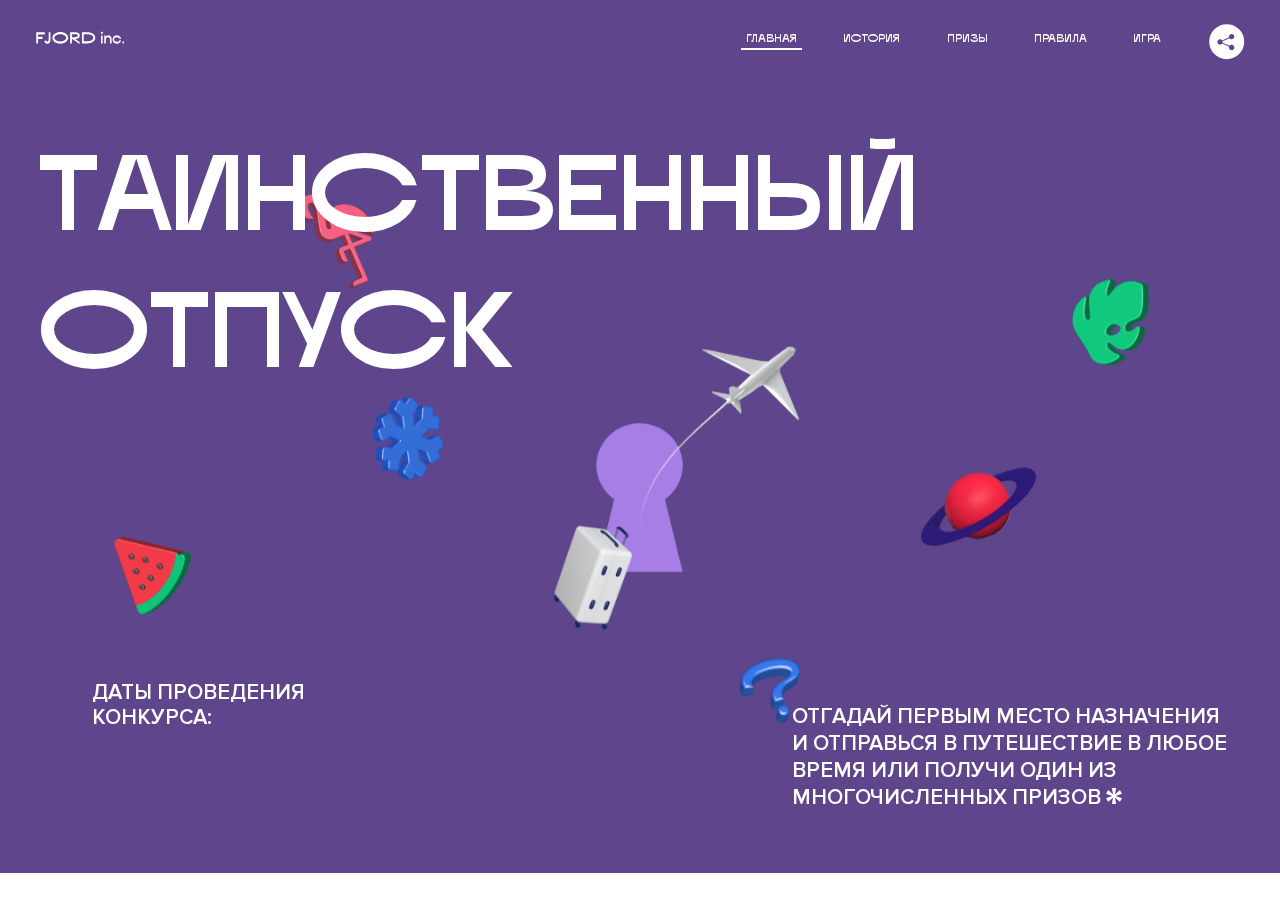
<file: 9/index.html>
<!DOCTYPE html>
<html lang="ru">

<head>
  <meta charset="UTF-8">
  <meta name="description" content="">
  <meta name="viewport" content="width=device-width, initial-scale=1.0">
  <meta http-equiv="X-UA-Compatible" content="ie=edge">
  <title>Mysterious Vacation</title>
  <link rel="stylesheet" href="css/style.min.css">
<link href="css/style.min.css" rel="stylesheet">  <base href="https://htmlacademy-animation.github.io/1741957-magic-vacation-1/9/">
</head>

<body>

  <header class="page-header js-header">
    <div class="page-header__wrapper">
      <a href="#" class="page-header__logo" aria-label="Перейти на страницу FJORD.Inc">
        <svg width="100" height="15" viewBox="0 0 100 15" fill="none" xmlns="http://www.w3.org/2000/svg">
          <path d="M0.26 1.4V14H2.276V8.906H7.334V6.44H2.276V3.848H9.872V1.4H0.26ZM12.733 14.36C15.127 14.36 16.243 12.65 16.243 9.5V1.4H14.263V8.96C14.263 11.21 13.723 11.876 12.733 11.876C11.833 11.876 11.473 11.3 11.347 10.58L9.36702 10.94C9.63702 13.046 10.663 14.36 12.733 14.36ZM18.3918 7.7C18.3918 11.372 22.3878 14.36 27.3198 14.36C32.2518 14.36 36.2478 11.372 36.2478 7.7C36.2478 4.028 32.2518 1.04 27.3198 1.04C22.3878 1.04 18.3918 4.028 18.3918 7.7ZM20.6058 7.7C20.6058 5.378 23.6118 3.524 27.3198 3.524C30.9918 3.524 33.9798 5.378 33.9798 7.7C33.9798 10.004 30.9918 11.858 27.3198 11.858C23.6118 11.858 20.6058 10.004 20.6058 7.7ZM40.403 14V8.906H40.799L49.079 14.702V12.38L44.039 8.906H44.201C47.999 8.906 49.277 7.304 49.277 5.162C49.277 3.092 47.999 1.4 44.201 1.4H38.387V14H40.403ZM43.535 3.722C45.785 3.722 47.045 4.136 47.045 5.432C47.045 6.764 45.785 7.034 43.535 7.034H40.403V3.722H43.535ZM51.6936 1.382V14H57.8676C62.7456 14 66.7236 11.534 66.7236 7.7C66.7236 3.848 62.7456 1.382 57.8676 1.382H51.6936ZM53.7096 11.624V3.722H57.5436C61.5396 3.722 64.4916 5.018 64.4916 7.7C64.4916 10.238 61.5396 11.624 57.5436 11.624H53.7096ZM73.1832 14.018H74.9832V5H73.1832V14.018ZM72.9132 1.976C72.9132 2.57 73.3992 3.092 74.0832 3.092C74.7492 3.092 75.2352 2.57 75.2352 1.976C75.2352 1.382 74.7672 0.805999 74.0832 0.805999C73.3812 0.805999 72.9132 1.382 72.9132 1.976ZM76.7867 14H78.5687V9.104C78.7487 8.006 79.5947 6.962 81.0887 6.962C82.1147 6.962 83.2667 7.448 83.2667 9.554V14H85.0487V9.014C85.0487 6.152 83.2307 4.73 81.3587 4.73C79.9187 4.73 79.0727 5.558 78.5687 6.854V5H76.7867V14ZM90.9898 14.27C93.5098 14.27 95.3818 12.506 95.7238 10.328H94.0498C93.7258 11.3 92.6998 12.02 90.9898 12.02C88.8478 12.02 87.7678 10.922 87.7678 9.59C87.7678 8.24 88.8478 6.962 90.9898 6.962C92.7538 6.962 93.7978 7.844 94.0858 8.924H95.7418C95.4358 6.71 93.6178 4.73 90.9898 4.73C88.0918 4.73 86.1298 7.124 86.1298 9.59C86.1298 12.074 88.1278 14.27 90.9898 14.27ZM97.0693 12.938C97.0693 13.658 97.5553 14.144 98.2753 14.144C98.9953 14.144 99.4813 13.658 99.4813 12.938C99.4813 12.2 98.9953 11.714 98.2753 11.714C97.5553 11.714 97.0693 12.2 97.0693 12.938Z" fill="currentColor"></path>
        </svg>
      </a>
      <button class="page-header__toggler js-menu-toggler" type="button" aria-label="Управление мобильным меню"><span>Меню</span></button>
      <nav class="page-header__nav">
        <div class="page-header__menu js-menu" id="menu">
          <ul>
            <li>
              <a class="js-menu-link active" href="#top" data-href="top">главная</a>
            </li>
            <li>
              <a class="js-menu-link js-menu-link_story" href="#story" data-href="story">история</a>
            </li>
            <li>
              <a class="js-menu-link js-menu-link_prize" href="#prizes" data-href="prizes">призы</a>
            </li>
            <li>
              <a class="js-menu-link" href="#rules" data-href="rules">правила</a>
            </li>
            <li>
              <a class="js-menu-link" href="#game" data-href="game">игра</a>
            </li>
          </ul>
        </div>
        <div class="page-header__social">
          <div class="social-block js-social-block">
            <button class="social-block__toggler" aria-label="Управлять блоком с социальными кнопками">
              <svg width="26" height="22" viewBox="0 0 27 22" fill="none" xmlns="http://www.w3.org/2000/svg">
                <path d="M19.6721 7.43664C21.6273 7.43664 23.213 5.85095 23.213 3.89566C23.213 1.94037 21.6273 0.354675 19.6721 0.354675C17.7168 0.354675 16.1311 1.94037 16.1311 3.89566C16.1311 4.19968 16.1728 4.49178 16.2458 4.77345L7.21751 8.95527C6.57519 8.05214 5.52303 7.46049 4.33078 7.46049C2.37549 7.46049 0.789795 9.04618 0.789795 11.0015C0.789795 12.9568 2.37549 14.5425 4.33078 14.5425C5.52303 14.5425 6.57668 13.9508 7.21751 13.0477L16.2458 17.2295C16.1743 17.5112 16.1311 17.8033 16.1311 18.1073C16.1311 20.0626 17.7168 21.6483 19.6721 21.6483C21.6273 21.6483 23.213 20.0626 23.213 18.1073C23.213 16.152 21.6273 14.5663 19.6721 14.5663C18.4798 14.5663 17.4262 15.158 16.7853 16.0611L7.75701 11.8793C7.82854 11.5976 7.87176 11.3055 7.87176 11.0015C7.87176 10.6974 7.83003 10.4053 7.75701 10.1237L16.7853 5.94186C17.4262 6.84499 18.4783 7.43664 19.6721 7.43664Z" fill="currentColor"></path>
              </svg>
            </button>
            <ul class="social-block__list">
              <li>
                <a class="social-block__link social-block__link--fb" href="#" aria-label="Мы на Facebook">
                  <svg width="8" height="17" viewBox="0 0 8 17" fill="none" xmlns="http://www.w3.org/2000/svg">
                    <path d="M4.24646 16.9899H1.09275L1.05793 8.49828H0V5.30707H1.05793V3.81124C1.05793 1.42084 2.57654 0 5.21735 0H7.41758V3.18585H5.30841C4.28262 3.18585 4.2478 3.48582 4.2478 4.24914V5.30707H7.42964L7.16716 8.49828H4.2478V16.9899H4.24646Z" fill="currentColor"></path>
                  </svg>
                </a>
              </li>
              <li>
                <a class="social-block__link social-block__link--insta" href="#" aria-label="Мы в Instagram">
                  <svg width="15" height="15" viewBox="0 0 15 15" fill="none" xmlns="http://www.w3.org/2000/svg">
                    <path d="M11.0197 0H4.19806C2.14246 0 0.471191 1.66993 0.471191 3.72285V10.5499C0.471191 12.6082 2.14112 14.2727 4.19806 14.2727H11.0197C13.0753 14.2727 14.7466 12.6082 14.7466 10.5499V3.72285C14.7466 1.67127 13.0753 0 11.0197 0ZM11.0197 12.4849H4.19806C3.13076 12.4849 2.26432 11.6158 2.26432 10.5512V3.72419C2.26432 2.65956 3.13076 1.79715 4.19806 1.79715H11.0197C12.087 1.79715 12.9535 2.6609 12.9535 3.72419V10.5512C12.9535 11.6145 12.087 12.4849 11.0197 12.4849Z" fill="currentColor"></path>
                    <path d="M7.60887 3.11084C5.38989 3.11084 3.58203 4.9187 3.58203 7.14036C3.58203 9.35532 5.38989 11.1645 7.60887 11.1645C9.83053 11.1645 11.6357 9.35666 11.6357 7.14036C11.6357 4.9187 9.83053 3.11084 7.60887 3.11084ZM7.60887 9.36871C6.37551 9.36871 5.37784 8.37372 5.37784 7.14036C5.37784 5.90699 6.37551 4.90665 7.60887 4.90665C8.83822 4.90665 9.84259 5.90833 9.84259 7.14036C9.84392 8.37238 8.83822 9.36871 7.60887 9.36871Z" fill="currentColor"></path>
                    <path d="M11.3573 2.35962C10.8256 2.35962 10.3931 2.79752 10.3931 3.32381C10.3931 3.85546 10.8256 4.29336 11.3573 4.29336C11.8862 4.29336 12.3215 3.85546 12.3215 3.32381C12.3215 2.79752 11.8862 2.35962 11.3573 2.35962Z" fill="currentColor"></path>
                  </svg>
                </a>
              </li>
              <li>
                <a class="social-block__link social-block__link--vk" href="#" aria-label="Мы ВКонтакте">
                  <svg width="17" height="10" viewBox="0 0 17 10" fill="none" xmlns="http://www.w3.org/2000/svg">
                    <path d="M14.1234 4.9002C14.1234 4.9002 16.3623 1.72708 16.5866 0.680242C16.6595 0.312285 16.4947 0.103188 16.1069 0.103188C16.1069 0.103188 14.8193 0.103188 14.168 0.103188C13.7235 0.103188 13.5587 0.293278 13.4235 0.579768C13.4235 0.579768 12.3724 2.82553 11.0969 4.24712C10.6861 4.70333 10.4781 4.84318 10.2511 4.84318C10.0646 4.84318 9.98625 4.6911 9.98625 4.27834V0.649016C9.98625 0.147997 9.92545 0.00135496 9.5066 0.00135496H6.39628C6.15578 0.00135496 6.0085 0.134417 6.0085 0.324506C6.0085 0.801084 6.73406 0.908351 6.73406 2.20231V4.87305C6.73406 5.40529 6.70569 5.61575 6.45303 5.61575C5.78016 5.61575 4.19528 3.30618 3.30623 0.678887C3.12923 0.145282 2.93737 0 2.43475 0H0.486409C0.205373 0 0 0.190085 0 0.476576C0 0.991172 0.60666 3.40801 2.99277 6.64358C4.59927 8.8201 6.70569 10 8.60269 10C9.76196 10 10.0416 9.80312 10.0416 9.31432V7.63883C10.0416 7.22607 10.2065 7.04956 10.4429 7.04956C10.7078 7.04956 11.1847 7.13238 12.2805 8.22268C13.5843 9.47862 13.6762 10 14.3896 10H16.5676C16.7919 10 17 9.89273 17 9.52342C17 9.02919 16.3623 8.15343 15.384 7.10659C14.9801 6.56755 14.3302 5.98914 14.1248 5.72301C13.8275 5.40801 13.9154 5.23014 14.1234 4.9002Z" fill="currentColor"></path>
                  </svg>
                </a>
              </li>
            </ul>
          </div>
        </div>
      </nav>
    </div>
  </header>

  <main class="page-content">

    <section class="animation-screen"></section>
    <section class="screen screen--hidden screen--intro js-scrollspy" id="top">
      <div class="screen__wrapper">
        <div class="intro">
          <h1 class="intro__title">Таинственный отпуск</h1>
          <div class="intro__content">
            <div class="intro__info">
              <p class="intro__label">Даты проведения конкурса:</p>
              <p class="intro__date">01 — 31.05 / 2020</p>
            </div>
            <div class="intro__message">
              <p>
                Отгадай первым место назначения и&nbsp;отправься в&nbsp;путешествие в&nbsp;любое время или получи один
                из многочисленных призов
                <svg width="16" height="16" viewBox="0 0 10 10" fill="none" xmlns="http://www.w3.org/2000/svg">
                  <path d="M0 6.35337L3.90271 4.99012L0 3.64663L1.34615 1.32374L4.44287 4.01073L3.67364 0H6.34615L5.57692 4.01073L8.65385 1.32374L10 3.64663L6.13405 4.99012L10 6.35337L8.65385 8.65651L5.57692 5.98927L6.34615 10H3.67364L4.44287 5.96952L1.34615 8.65651L0 6.35337Z" fill="currentColor"></path>
                </svg>
              </p>
            </div>
          </div>
        </div>
      </div>
      <div class="screen__footer js-footer">
        <button class="screen__footer-enlarge js-footer-toggler" type="button" aria-label="Показать сообщение">
          <svg width="10" height="10" viewBox="0 0 10 10" fill="none" xmlns="http://www.w3.org/2000/svg">
            <path d="M0 6.35337L3.90271 4.99012L0 3.64663L1.34615 1.32374L4.44287 4.01073L3.67364 0H6.34615L5.57692 4.01073L8.65385 1.32374L10 3.64663L6.13405 4.99012L10 6.35337L8.65385 8.65651L5.57692 5.98927L6.34615 10H3.67364L4.44287 5.96952L1.34615 8.65651L0 6.35337Z" fill="currentColor"></path>
          </svg>
        </button>
        <button class="screen__footer-collapse js-footer-toggler" type="button" aria-label="Скрыть сообщение">
          <svg width="13" height="13" viewBox="0 0 13 13" fill="none" xmlns="http://www.w3.org/2000/svg">
            <line x1="12.3536" y1="0.353553" x2="0.738349" y2="11.9688" stroke="currentColor"></line>
            <line x1="0.738319" y1="0.539925" x2="12.3535" y2="12.1551" stroke="currentColor"></line>
          </svg>
        </button>
        <div class="screen__footer-wrapper">
          <div class="screen__footer-announce">
            <p class="screen__footer-label">Даты проведения конкурса:</p>
            <p class="screen__footer-date">01 — 31.05 / 2020</p>
          </div>
          <div class="screen__footer-note">
            <p>
              <svg width="10" height="10" viewBox="0 0 10 10" fill="none" xmlns="http://www.w3.org/2000/svg">
                <path d="M0 6.35337L3.90271 4.99012L0 3.64663L1.34615 1.32374L4.44287 4.01073L3.67364 0H6.34615L5.57692 4.01073L8.65385 1.32374L10 3.64663L6.13405 4.99012L10 6.35337L8.65385 8.65651L5.57692 5.98927L6.34615 10H3.67364L4.44287 5.96952L1.34615 8.65651L0 6.35337Z" fill="currentColor"></path>
              </svg>
              <span>Победители могут выбрать любые 14 дней подряд в&nbsp;течение двух лет с&nbsp;даты окончания
                конкурса. Победители могут воспользоваться путевкой сами или подарить другому лицу.</span>
            </p>
          </div>
        </div>
      </div>
    </section>

    <section class="screen screen--hidden screen--story js-scrollspy" id="story">

      <div class="slider swiper-container js-slider">

        <div class="swiper-wrapper">

          <div class="slider__item swiper-slide">
            <h2 class="slider__item-title">История</h2>
            <p class="slider__item-text">Джеймс Таргет был основателем компании &laquo;Fjord Inc.&raquo;. С&nbsp;1965
              года &laquo;Fjord Inc.&raquo; прославилась надёжными и&nbsp;удобными чемоданами и&nbsp;аксессуарами для
              туристов.</p>
          </div>

          <div class="slider__item swiper-slide">
            <p class="slider__item-text">Когда Джеймсу было 7&nbsp;лет, в&nbsp;их&nbsp;доме гостил дядюшка
              и&nbsp;развлекал детей рассказами о&nbsp;своей поездке в&nbsp;место, показавшееся малышу Таргету
              невероятным. Тогда Джеймс решил, что однажды посетит его, но&nbsp;не&nbsp;будет рассказывать о&nbsp;мечте,
              пока не&nbsp;осуществит.</p>
          </div>

          <div class="slider__item swiper-slide">
            <p class="slider__item-text">Джеймс Таргет стал увлеченным путешественником. Он&nbsp;посетил
              5&nbsp;континентов, 126&nbsp;стран.</p>
          </div>

          <div class="slider__item swiper-slide">
            <p class="slider__item-text">Он&nbsp;сплавлялся по&nbsp;Амазонке и&nbsp;погружался в&nbsp;пещеры Франции,
              медитировал в&nbsp;горах Тибета и&nbsp;пожимал руку вождя племени Акугауа.</p>
          </div>

          <div class="slider__item swiper-slide">
            <p class="slider__item-text">Из&nbsp;своих поездок Джеймс Таргет привозил идеи, как сделать свои чемоданы
              &laquo;Fjord Inc.&raquo; удобными и&nbsp;приспособленными к&nbsp;разным дорожным условиям.</p>
          </div>

          <div class="slider__item swiper-slide">
            <p class="slider__item-text">Всё это время Джеймс не&nbsp;оставлял идею поездки своей мечты. Однако, как
              только он&nbsp;брался за&nbsp;планирование, возникали препятствия, не&nbsp;позволяющие отправиться туда.
            </p>
          </div>

          <div class="slider__item swiper-slide">
            <p class="slider__item-text">В&nbsp;возрасте 67&nbsp;лет Джеймс Таргет попал под лавину и&nbsp;погиб.
              В&nbsp;своём завещании он&nbsp;поручил отправить в&nbsp;заветное путешествие трёх смельчаков, единых
              с&nbsp;ним духом.</p>
          </div>

          <div class="slider__item swiper-slide">
            <p class="slider__item-text">Тех, кто сможет узнать таинственное место, задавая вопросы специально
              обученному ИИ&nbsp;&laquo;Соне&raquo;, ждет фантастическое путешествие.</p>
          </div>
        </div>
        <div class="slider__controls">
          <button class="slider__control slider__control--prev js-control-prev" type="button" aria-label="Показать предыдущую историю">
            <svg width="12" height="22" viewBox="0 0 12 22" fill="none" xmlns="http://www.w3.org/2000/svg">
              <path d="M11 1L1 11L11 21" stroke="currentColor" stroke-width="2" stroke-linejoin="round"></path>
            </svg>
          </button>
          <button class="slider__control slider__control--next js-control-next" type="button" aria-label="Показать следующую историю">
            <svg width="12" height="22" viewBox="0 0 12 22" fill="none" xmlns="http://www.w3.org/2000/svg">
              <path d="M1 1L11 11L1 21" stroke="currentColor" stroke-width="2" stroke-linejoin="round"></path>
            </svg>
          </button>
        </div>
        <div class="slider__pagination swiper-pagination"></div>
      </div>
      <div class="screen--story-transition"></div>
    </section>

    <section class="screen screen--hidden screen--prizes js-scrollspy" id="prizes">
      <div class="screen__wrapper">
        <div class="prizes">
          <h2 class="prizes__title">ПРизы</h2>
          <div class="prizes__lead">
            <p>Найди ответ и&nbsp;получи один из&nbsp;призов:</p>
          </div>
          <ul class="prizes__list">
            <li class="prizes__item prizes__item--journeys">
              <div class="prizes__icon">
                <picture>
                  <source srcset="img/prize1-mob.svg" media="(orientation: portrait)">
                  <img class="prize-1">
                </picture>
              </div>
              <p class="prizes__desc">
                <b>3</b>
                <span>загадочных путешествия</span>
              </p>
            </li>
            <li class="prizes__item prizes__item--cases">
              <div class="prizes__icon">
                <picture>
                  <source srcset="img/prize2-mob.svg" media="(orientation: portrait)">
                  <img src="img/prize2.svg" alt="">
                </picture>
              </div>
              <p class="prizes__desc">
                <b>7</b>
                <span>надежных чемоданов</span>
              </p>
            </li>
            <li class="prizes__item prizes__item--codes">
              <div class="prizes__icon">
                <picture>
                  <source srcset="img/prize3-mob.svg" media="(orientation: portrait)">
                  <img src="img/prize3.svg" alt="">
                </picture>
              </div>
              <p class="prizes__desc">
                <b>900</b>
                <span>
                  промокодов на&nbsp;скидку 15%
                  <svg width="10" height="10" viewBox="0 0 10 10" fill="none" xmlns="http://www.w3.org/2000/svg">
                    <path d="M0 6.35337L3.90271 4.99012L0 3.64663L1.34615 1.32374L4.44287 4.01073L3.67364 0H6.34615L5.57692 4.01073L8.65385 1.32374L10 3.64663L6.13405 4.99012L10 6.35337L8.65385 8.65651L5.57692 5.98927L6.34615 10H3.67364L4.44287 5.96952L1.34615 8.65651L0 6.35337Z" fill="currentColor"></path>
                  </svg>
                </span>
              </p>
            </li>
          </ul>
        </div>
      </div>
      <div class="screen__footer js-footer">
        <button class="screen__footer-enlarge js-footer-toggler" type="button" aria-label="Показать сообщение">
          <svg width="10" height="10" viewBox="0 0 10 10" fill="none" xmlns="http://www.w3.org/2000/svg">
            <path d="M0 6.35337L3.90271 4.99012L0 3.64663L1.34615 1.32374L4.44287 4.01073L3.67364 0H6.34615L5.57692 4.01073L8.65385 1.32374L10 3.64663L6.13405 4.99012L10 6.35337L8.65385 8.65651L5.57692 5.98927L6.34615 10H3.67364L4.44287 5.96952L1.34615 8.65651L0 6.35337Z" fill="currentColor"></path>
          </svg>
        </button>
        <button class="screen__footer-collapse js-footer-toggler" type="button" aria-label="Скрыть сообщение">
          <svg width="13" height="13" viewBox="0 0 13 13" fill="none" xmlns="http://www.w3.org/2000/svg">
            <line x1="12.3536" y1="0.353553" x2="0.738349" y2="11.9688" stroke="currentColor"></line>
            <line x1="0.738319" y1="0.539925" x2="12.3535" y2="12.1551" stroke="currentColor"></line>
          </svg>
        </button>
        <div class="screen__footer-wrapper">
          <div class="screen__footer-announce">
            <p class="screen__footer-label">Даты проведения конкурса:</p>
            <p class="screen__footer-date">01 — 31.05 / 2020</p>
          </div>
          <div class="screen__footer-note">
            <p>
              <svg width="10" height="10" viewBox="0 0 10 10" fill="none" xmlns="http://www.w3.org/2000/svg">
                <path d="M0 6.35337L3.90271 4.99012L0 3.64663L1.34615 1.32374L4.44287 4.01073L3.67364 0H6.34615L5.57692 4.01073L8.65385 1.32374L10 3.64663L6.13405 4.99012L10 6.35337L8.65385 8.65651L5.57692 5.98927L6.34615 10H3.67364L4.44287 5.96952L1.34615 8.65651L0 6.35337Z" fill="currentColor"></path>
              </svg>
              <span>Скидка&nbsp;15% на&nbsp;единоразовое приобретение путёвки с&nbsp;1&nbsp;июня 2020
                по&nbsp;31&nbsp;мая 2022&nbsp;года. Суммируется с&nbsp;другими акциями</span>
            </p>
          </div>
        </div>
      </div>
    </section>

    <section class="screen screen--hidden screen--rules js-scrollspy" id="rules">
      <div class="screen__wrapper">
        <div class="rules">
          <h2 class="rules__title">Правила</h2>
          <div class="rules__lead">
            <p>Для того чтобы получить наследство Джеймса Таргета, тебе нужно выведать у&nbsp;&laquo;Сони&raquo;, куда
              предстоит отправиться тебе в&nbsp;случае победы</p>
          </div>
          <ol class="rules__list">
            <li class="rules__item">
              <div class="rules__circle"></div>
              <div class="rules__circle-text">1</div>
              <p>Тебе отводится <br>5&nbsp;минут</p>
            </li>
            <li class="rules__item">
              <div class="rules__circle"></div>
              <div class="rules__circle-text">2</div>
              <p>Задавай любые вопросы в&nbsp;текстовом поле</p>
            </li>
            <li class="rules__item">
              <div class="rules__circle"></div>
              <div class="rules__circle-text">3</div>
              <p>Нажимай кнопку &laquo;Узнать&raquo;, чтобы получить ответ</p>
            </li>
            <li class="rules__item">
              <div class="rules__circle"></div>
              <div class="rules__circle-text">4</div>
              <p>&laquo;Соня&raquo; может отвечать только&nbsp;Да или Нет</p>
            </li>
          </ol>
          <a href="#game" class="rules__link btn"><span>Погнали!</span></a>
        </div>
      </div>
      <div class="screen__disclaimer">
        <div class="disclaimer">
          <ul>
            <li>
              <a href="#">Правовая информация</a>
            </li>
            <li>
              <a href="#">Подробные правила</a>
            </li>
          </ul>
        </div>
      </div>
    </section>

    <section class="screen screen--hidden screen--game js-scrollspy" id="game">
      <div class="screen__wrapper">
        <div class="game">
          <div class="game__header">
            <h2 class="game__title">Игра</h2>
            <div class="game__counter">
              <span>05</span>:<span>00</span>
            </div>
          </div>
          <div class="game__body">
            <div class="chat">
              <div class="chat__body js-chat">
                <ul class="chat__list" id="messages"></ul>
              </div>
              <div class="chat__footer">
                <form action="#" method="post" class="form" id="message-form">
                  <label for="message-field" class="visually-hidden">Поле для ввода вопроса</label>
                  <input type="text" class="form__field" id="message-field">
                  <button class="form__button btn">
                    Узнать
                    <svg width="18" height="19" viewBox="0 0 18 19" fill="none" xmlns="http://www.w3.org/2000/svg">
                      <path stroke="currentColor" stroke-width="2" d="M9 19V1"></path>
                      <path d="M1 9l8-8 8 8" stroke="currentColor" stroke-width="2" stroke-linejoin="round"></path>
                    </svg>
                  </button>
                </form>
              </div>
            </div>
          </div>
          <!-- временные кнопки для показа результата -->
          <div class="game__buttons">
            <button class="game__button btn js-show-result" type="button" data-target="result">Положительный
              результат</button>
            <button class="game__button btn js-show-result" type="button" data-target="result2">Положительный результат
              - 2</button>
            <button class="game__button btn js-show-result" type="button" data-target="result3">Отрицательный
              результат</button>
          </div>
        </div>
      </div>
    </section>

    <section class="screen screen--hidden screen--result" id="result">
      <div class="screen__wrapper">
        <div class="result result--trip">
          <div class="result__image">
            <picture>
              <source srcset="img/result1-mob.png 1x, img/result1-mob@2x.png 2x" media="(max-width: 768px) and (orientation: portrait)">
              <img src="img/result1.png" srcset="img/result1@2x.png 2x" alt="">
            </picture>
          </div>
          <h2 class="result__title">
            <span class="visually-hidden">ПОбеда!</span>
            <svg xmlns="http://www.w3.org/2000/svg" viewBox="0 0 568.85 109.24">
              <path d="M16,24.44V92H2.6V8H75V92H61.52V24.44H16Z" transform="translate(-2.1 -1.5)" fill="none" stroke="currentColor"></path>
              <path d="M148.76,5.6c32.88,0,59.52,19.92,59.52,44.4s-26.64,44.4-59.52,44.4S89.24,74.48,89.24,50,115.88,5.6,148.76,5.6Zm0,72.12c24.48,0,44.4-12.36,44.4-27.72s-19.92-27.84-44.4-27.84C124,22.16,104,34.52,104,50S124,77.72,148.76,77.72Z" transform="translate(-2.1 -1.5)" fill="none" stroke="currentColor"></path>
              <path d="M287.36,8V24.44H236v14.4h25.32c25.44,0,34,11.16,34,26.52,0,15.6-8.52,26.64-34,26.64H222.56V8h64.8ZM256.88,76.52c15.12,0,23.52-2,23.52-11.52S272,54.44,256.88,54.44H236V76.52h20.88Z" transform="translate(-2.1 -1.5)" fill="none" stroke="currentColor"></path>
              <path d="M371.47,8V24.44H320.84V41.6h33.6V58h-33.6V75.56h50.64V92H307.4V8h64.08Z" transform="translate(-2.1 -1.5)" fill="none" stroke="currentColor"></path>
              <path d="M382.39,110.24V75.56h7.44c4.56-4.68,7.8-18.36,8.76-56L399,8h48.6V75.56h10v34.68H442.87V92H397v18.24H382.39Zm51.72-34.68V24.44H411.55v3.12c-0.48,22.44-3.24,37.68-7.2,48h29.76Z" transform="translate(-2.1 -1.5)" fill="none" stroke="currentColor"></path>
              <path d="M463.75,92l28-84h27.12l28.08,84H533.47l-7.8-23.52h-37.8L480.07,92H463.75Zm56.64-40L507,11.84,493.51,52h26.88Z" transform="translate(-2.1 -1.5)" fill="none" stroke="currentColor"></path>
              <path d="M554.12,70.4L555.55,2H569l1.44,68.4H554.12Zm8.28,6.36c4.8,0,8,3.24,8,8.16a8,8,0,1,1-16.08,0C554.35,80,557.59,76.76,562.39,76.76Z" transform="translate(-2.1 -1.5)" fill="none" stroke="currentColor"></path>
            </svg>
          </h2>
          <div class="result__text">
            <p>ты&nbsp;отправляешься в&nbsp;Арктику!</p>
          </div>
          <div class="result__form">
            <form action="#" method="post" class="form form--result">
              <label for="email-field" class="form__label">зарегистрируй результат</label>
              <input type="email" class="form__field" id="email-field" placeholder="e-mail для регистации результата и получения приза" required="">
              <button class="form__button btn">
                отправить
                <svg width="18" height="19" viewBox="0 0 18 19" fill="none" xmlns="http://www.w3.org/2000/svg">
                  <path stroke="currentColor" stroke-width="2" d="M9 19V1"></path>
                  <path d="M1 9l8-8 8 8" stroke="currentColor" stroke-width="2" stroke-linejoin="round"></path>
                </svg>
              </button>
            </form>
          </div>
        </div>
      </div>
    </section>

    <section class="screen screen--hidden screen--result" id="result2">
      <div class="screen__wrapper">
        <div class="result result--prize">
          <div class="result__image">
            <!-- <picture>
              <source srcset="img/result2-mob.png 1x, img/result2-mob@2x.png 2x"
                media="(max-width: 768px) and (orientation: portrait)">
              <img src="img/result2.png" srcset="img/result2@2x.png 2x" alt="">
            </picture> -->
            <div class="result__image-container">
              <picture>
                <img src="img/win-suitcase/leaf blue 1.png" alt="">
              </picture>
              <picture>
                <img src="img/win-suitcase/leaf blue 2.png" alt="">
              </picture>
              <picture>
                <img src="img/win-suitcase/leaf green.png" alt="">
              </picture>
              <picture>
                <img src="img/win-suitcase/suitcase_700.png" alt="">
              </picture>
              <picture>
                <img src="img/win-suitcase/flamingo_700.png" alt="">
              </picture>
            </div>


          </div>
          <h2 class="result__title">
            <span class="visually-hidden">ПОбеда!</span>
            <svg xmlns="http://www.w3.org/2000/svg" viewBox="0 0 568.85 109.24">
              <path d="M16,24.44V92H2.6V8H75V92H61.52V24.44H16Z" transform="translate(-2.1 -1.5)" fill="none" stroke="currentColor"></path>
              <path d="M148.76,5.6c32.88,0,59.52,19.92,59.52,44.4s-26.64,44.4-59.52,44.4S89.24,74.48,89.24,50,115.88,5.6,148.76,5.6Zm0,72.12c24.48,0,44.4-12.36,44.4-27.72s-19.92-27.84-44.4-27.84C124,22.16,104,34.52,104,50S124,77.72,148.76,77.72Z" transform="translate(-2.1 -1.5)" fill="none" stroke="currentColor"></path>
              <path d="M287.36,8V24.44H236v14.4h25.32c25.44,0,34,11.16,34,26.52,0,15.6-8.52,26.64-34,26.64H222.56V8h64.8ZM256.88,76.52c15.12,0,23.52-2,23.52-11.52S272,54.44,256.88,54.44H236V76.52h20.88Z" transform="translate(-2.1 -1.5)" fill="none" stroke="currentColor"></path>
              <path d="M371.47,8V24.44H320.84V41.6h33.6V58h-33.6V75.56h50.64V92H307.4V8h64.08Z" transform="translate(-2.1 -1.5)" fill="none" stroke="currentColor"></path>
              <path d="M382.39,110.24V75.56h7.44c4.56-4.68,7.8-18.36,8.76-56L399,8h48.6V75.56h10v34.68H442.87V92H397v18.24H382.39Zm51.72-34.68V24.44H411.55v3.12c-0.48,22.44-3.24,37.68-7.2,48h29.76Z" transform="translate(-2.1 -1.5)" fill="none" stroke="currentColor"></path>
              <path d="M463.75,92l28-84h27.12l28.08,84H533.47l-7.8-23.52h-37.8L480.07,92H463.75Zm56.64-40L507,11.84,493.51,52h26.88Z" transform="translate(-2.1 -1.5)" fill="none" stroke="currentColor"></path>
              <path d="M554.12,70.4L555.55,2H569l1.44,68.4H554.12Zm8.28,6.36c4.8,0,8,3.24,8,8.16a8,8,0,1,1-16.08,0C554.35,80,557.59,76.76,562.39,76.76Z" transform="translate(-2.1 -1.5)" fill="none" stroke="currentColor"></path>
            </svg>
          </h2>
          <div class="result__text">
            <p>чемодан &laquo;Fjord&nbsp;Inc.&raquo;&nbsp;твой</p>
          </div>
          <div class="result__form">
            <form action="#" method="post" class="form form--result">
              <label for="email-field2" class="form__label">зарегистрируй результат</label>
              <input type="email" class="form__field" id="email-field2" placeholder="e-mail для регистации результата и получения приза" required="">
              <button class="form__button btn">
                отправить
                <svg width="18" height="19" viewBox="0 0 18 19" fill="none" xmlns="http://www.w3.org/2000/svg">
                  <path stroke="currentColor" stroke-width="2" d="M9 19V1"></path>
                  <path d="M1 9l8-8 8 8" stroke="currentColor" stroke-width="2" stroke-linejoin="round"></path>
                </svg>
              </button>
            </form>
          </div>
        </div>
      </div>
    </section>

    <section class="screen screen--hidden screen--result" id="result3">
      <div class="screen__wrapper">
        <div class="result result--negative">
          <div class="result__image">
            <picture>
              <source srcset="img/result3-mob.png 1x, img/result3-mob@2x.png 2x" media="(max-width: 768px) and (orientation: portrait)">
              <img src="img/result3.png" srcset="img/result3@2x.png 2x" alt="">
            </picture>
          </div>
          <h2 class="result__title">
            <span class="visually-hidden">Не угадал!</span>
            <svg xmlns="http://www.w3.org/2000/svg" viewBox="0 0 660.77 109.24">
              <path d="M2.66,92V8H16.1V42.2H53.3V8H66.74V92H53.3V58.64H16.1V92H2.66Z" transform="translate(-2.16 -1.5)" fill="none" stroke="currentColor"></path>
              <path d="M147.62,8V24.44H97V41.6h33.6V58H97V75.56h50.64V92H83.54V8h64.08Z" transform="translate(-2.16 -1.5)" fill="none" stroke="currentColor"></path>
              <path d="M199.22,8l20.52,42.36L235.34,8h16.44l-31,84H204.38l9.48-25.92L185.78,8h13.44Z" transform="translate(-2.16 -1.5)" fill="none" stroke="currentColor"></path>
              <path d="M273.74,24.44V92H260.3V8h50.16V24.44H273.74Z" transform="translate(-2.16 -1.5)" fill="none" stroke="currentColor"></path>
              <path d="M307.1,92l28-84h27.12l28.08,84H376.82L369,68.48h-37.8L323.42,92H307.1Zm56.64-40L350.3,11.84,336.86,52h26.88Z" transform="translate(-2.16 -1.5)" fill="none" stroke="currentColor"></path>
              <path d="M396.38,110.24V75.56h7.44c4.56-4.68,7.8-18.36,8.76-56L412.94,8h48.6V75.56h10v34.68H456.86V92H411v18.24H396.38ZM448.1,75.56V24.44H425.54v3.12c-0.48,22.44-3.24,37.68-7.2,48H448.1Z" transform="translate(-2.16 -1.5)" fill="none" stroke="currentColor"></path>
              <path d="M477.74,92l28-84h27.12L560.9,92H547.46l-7.8-23.52h-37.8L494.06,92H477.74Zm56.64-40-13.44-40.2L507.5,52h26.88Z" transform="translate(-2.16 -1.5)" fill="none" stroke="currentColor"></path>
              <path d="M568.7,76.88a13.77,13.77,0,0,0,5,1c6.6,0,10.44-6.24,12-58.32L586.22,8h46.2V92H619V24.44H598.82l-0.12,3.12C597.14,81,589,94.4,573.74,94.4a28.55,28.55,0,0,1-6.72-.84Z" transform="translate(-2.16 -1.5)" fill="none" stroke="currentColor"></path>
              <path d="M646.1,70.4L647.54,2H661l1.44,68.4H646.1Zm8.28,6.36c4.8,0,8,3.24,8,8.16a8,8,0,0,1-16.08,0C646.34,80,649.58,76.76,654.38,76.76Z" transform="translate(-2.16 -1.5)" fill="none" stroke="currentColor"></path>
            </svg>
          </h2>
          <button class="result__button js-play" type="button">
            не сдавайся!
            <span>
              <svg width="27" height="22" viewBox="0 0 27 22" fill="none" xmlns="http://www.w3.org/2000/svg">
                <path d="M10.6899 1.47998C5.42992 1.47998 1.16992 5.73998 1.16992 11C1.16992 16.26 5.42992 20.52 10.6899 20.52C15.9499 20.52 20.2099 16.26 20.2099 11V7.13998" stroke="currentColor" stroke-width="2" stroke-miterlimit="10"></path>
                <path d="M15.1099 12.5099L20.1499 7.13989L25.3099 12.6299" stroke="currentColor" stroke-width="2" stroke-miterlimit="10" stroke-linejoin="round"></path>
              </svg>
            </span>
          </button>
        </div>
      </div>
    </section>

  </main>

<script src="js/script.js"></script></body>

</html>
</file>
